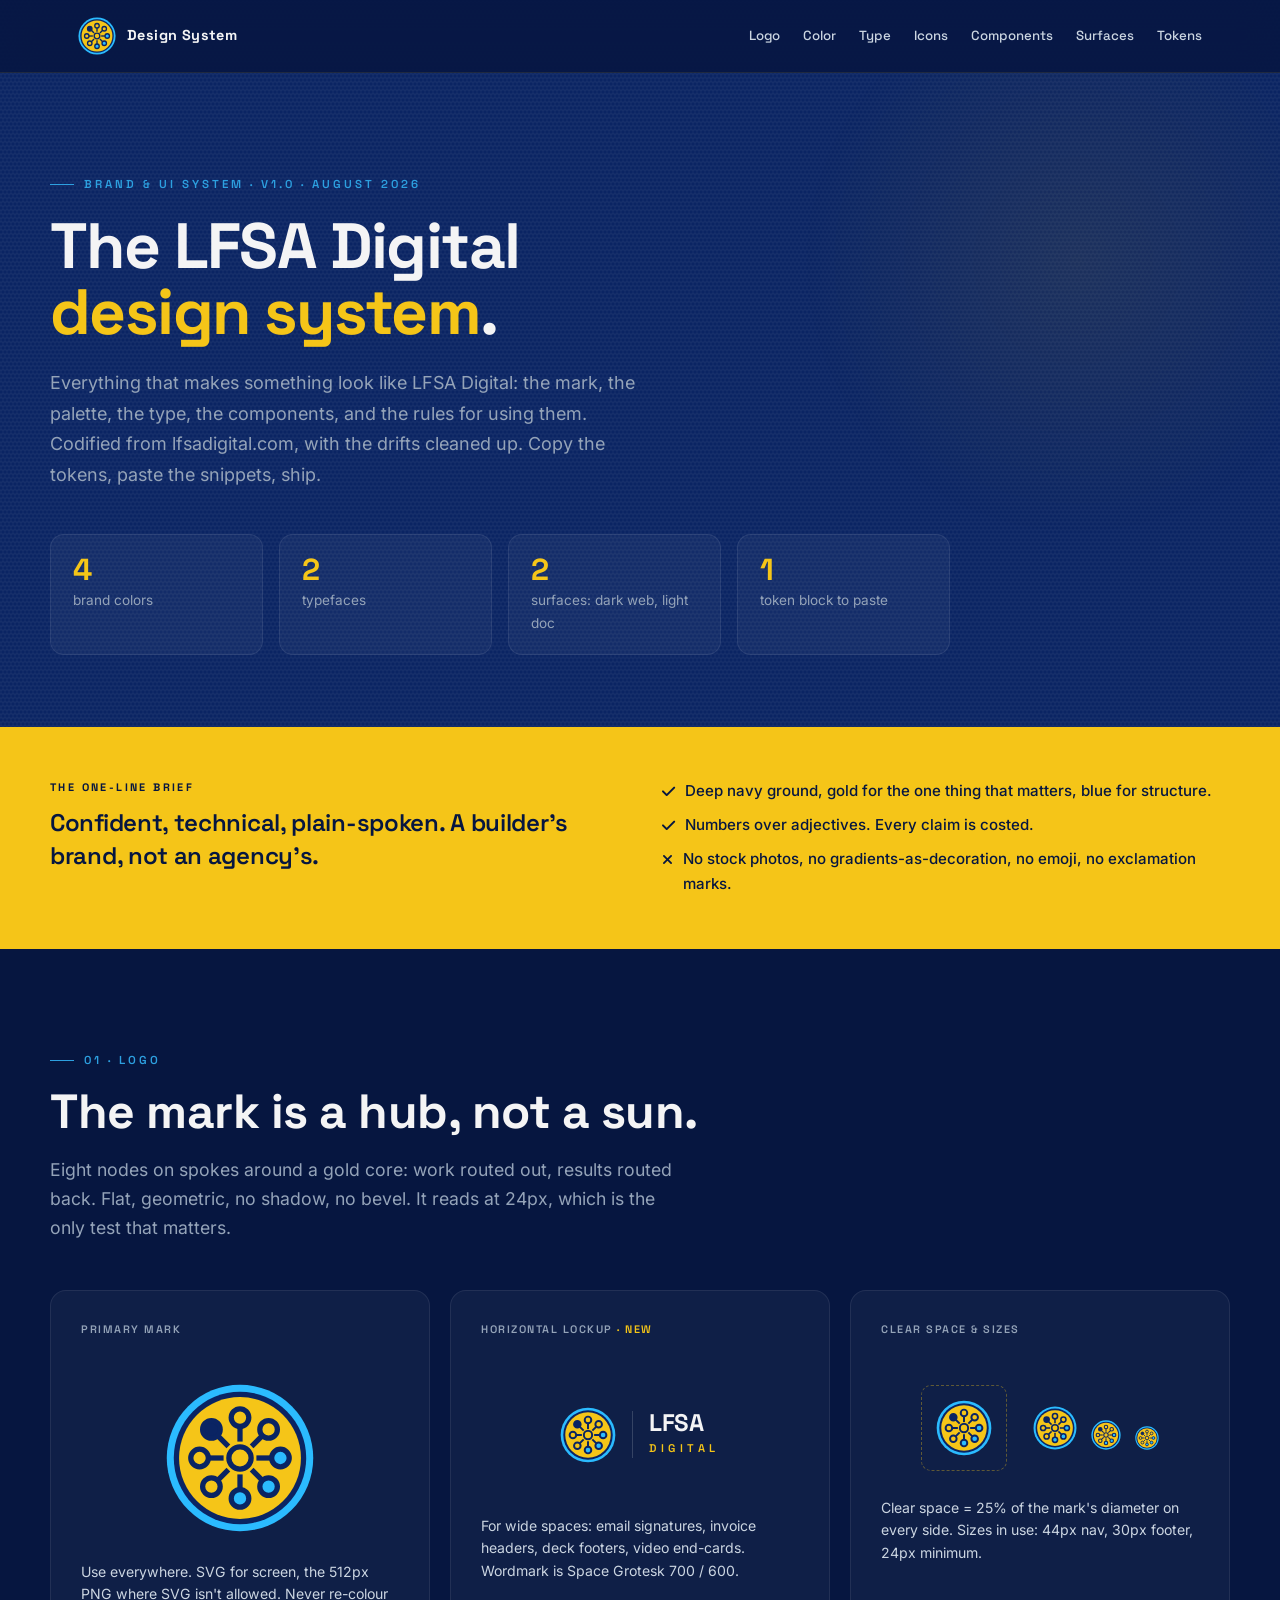
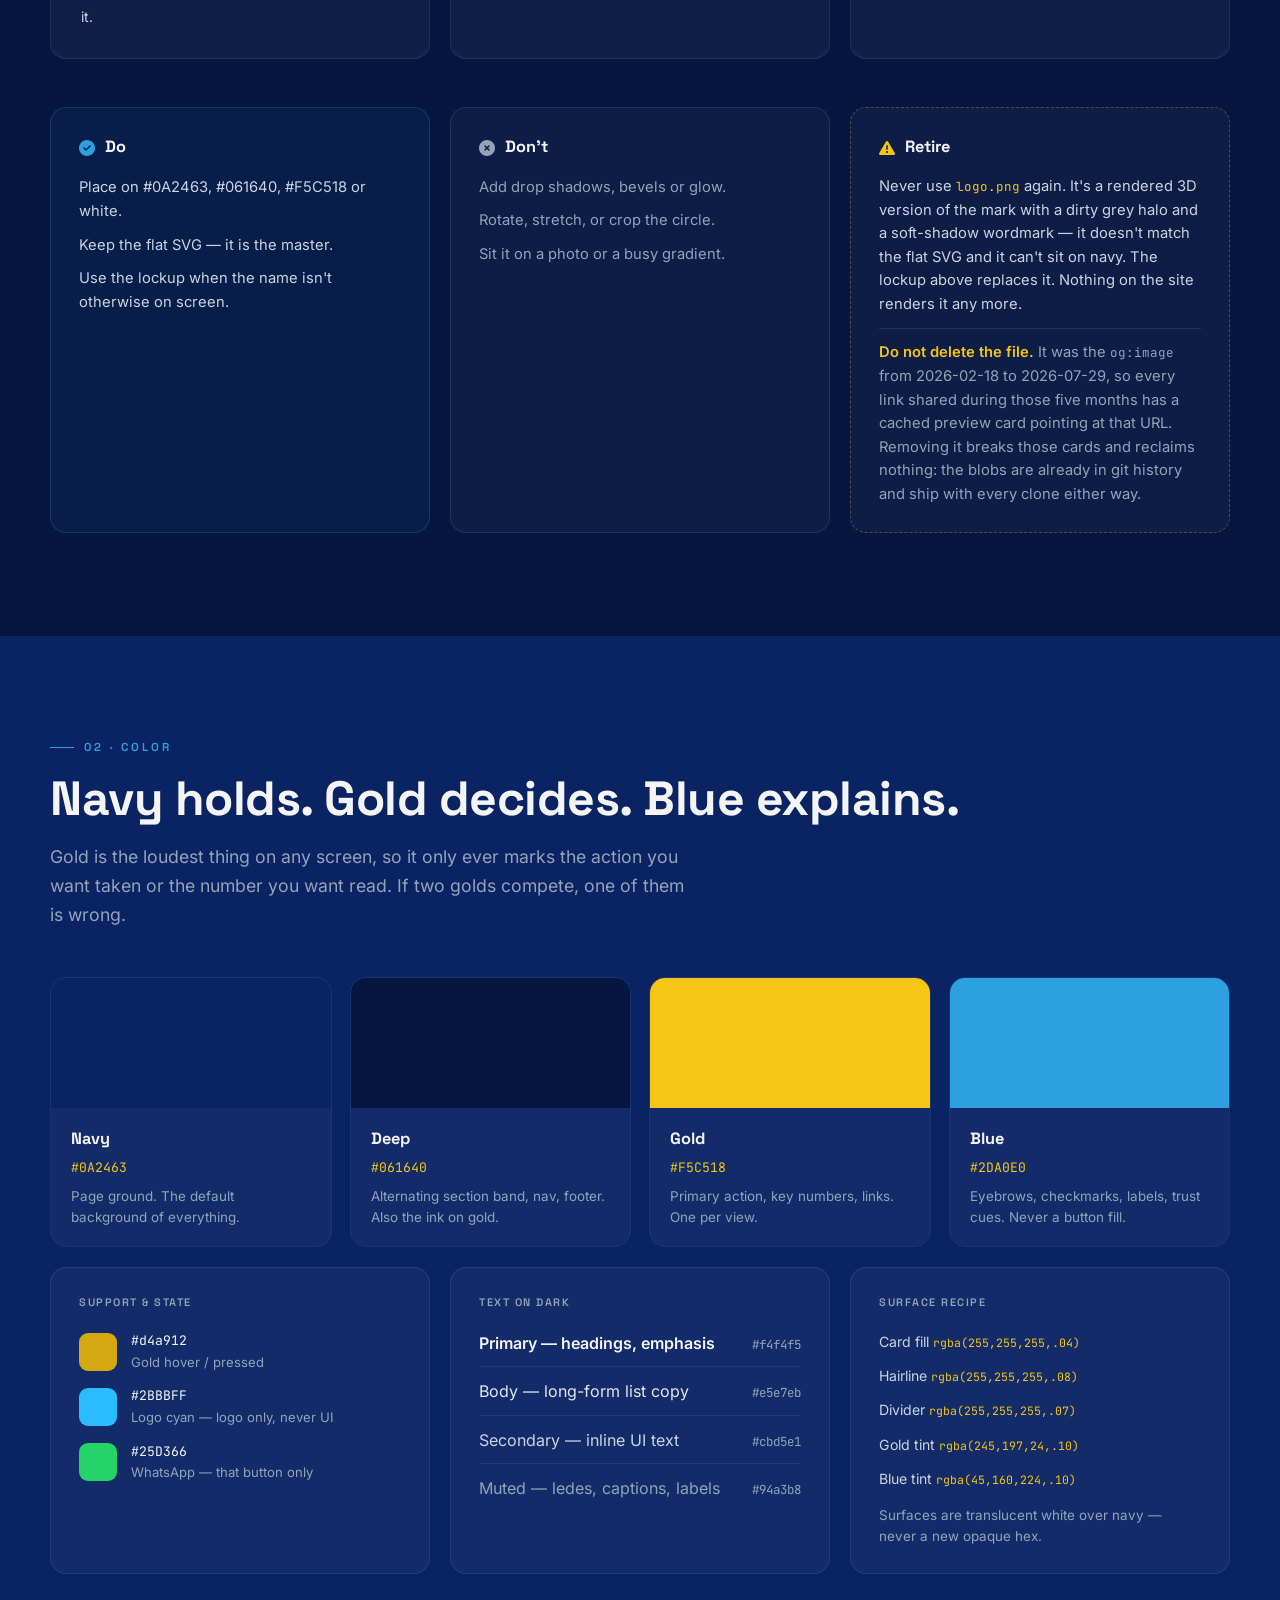
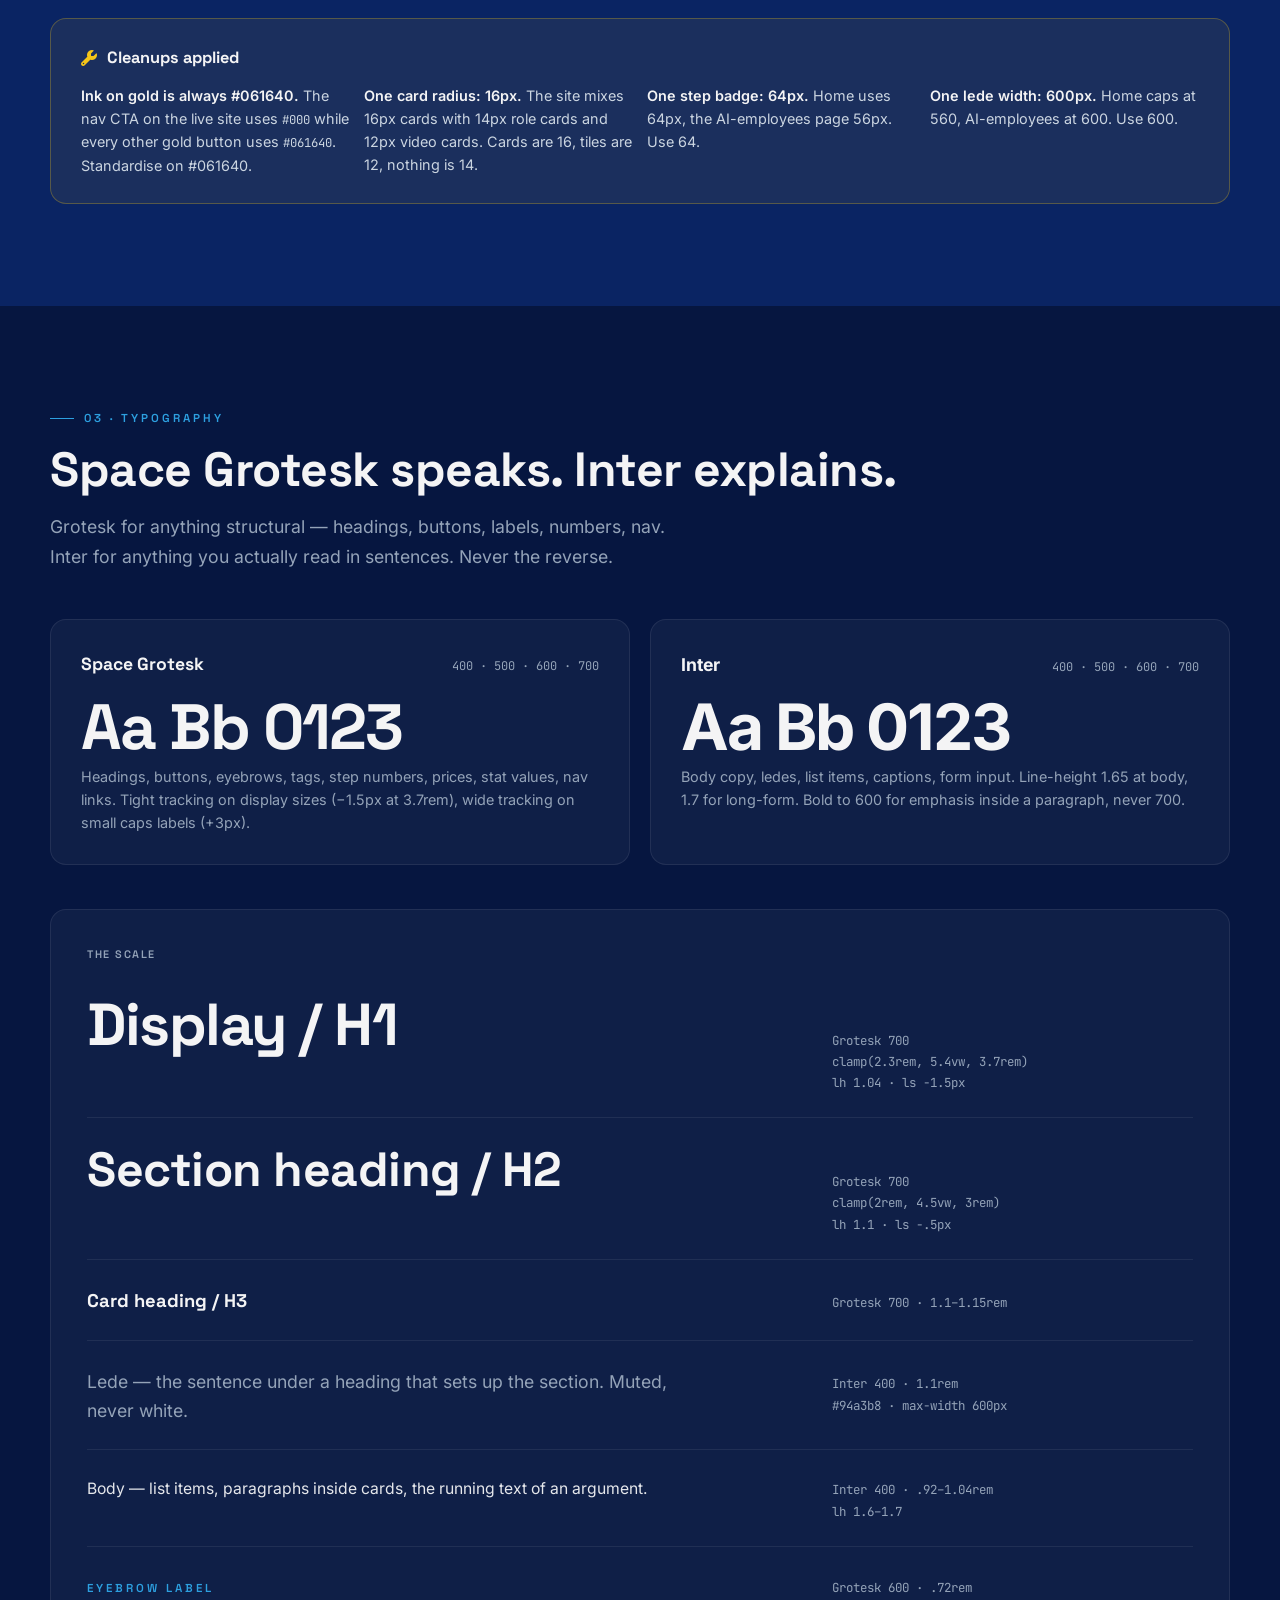
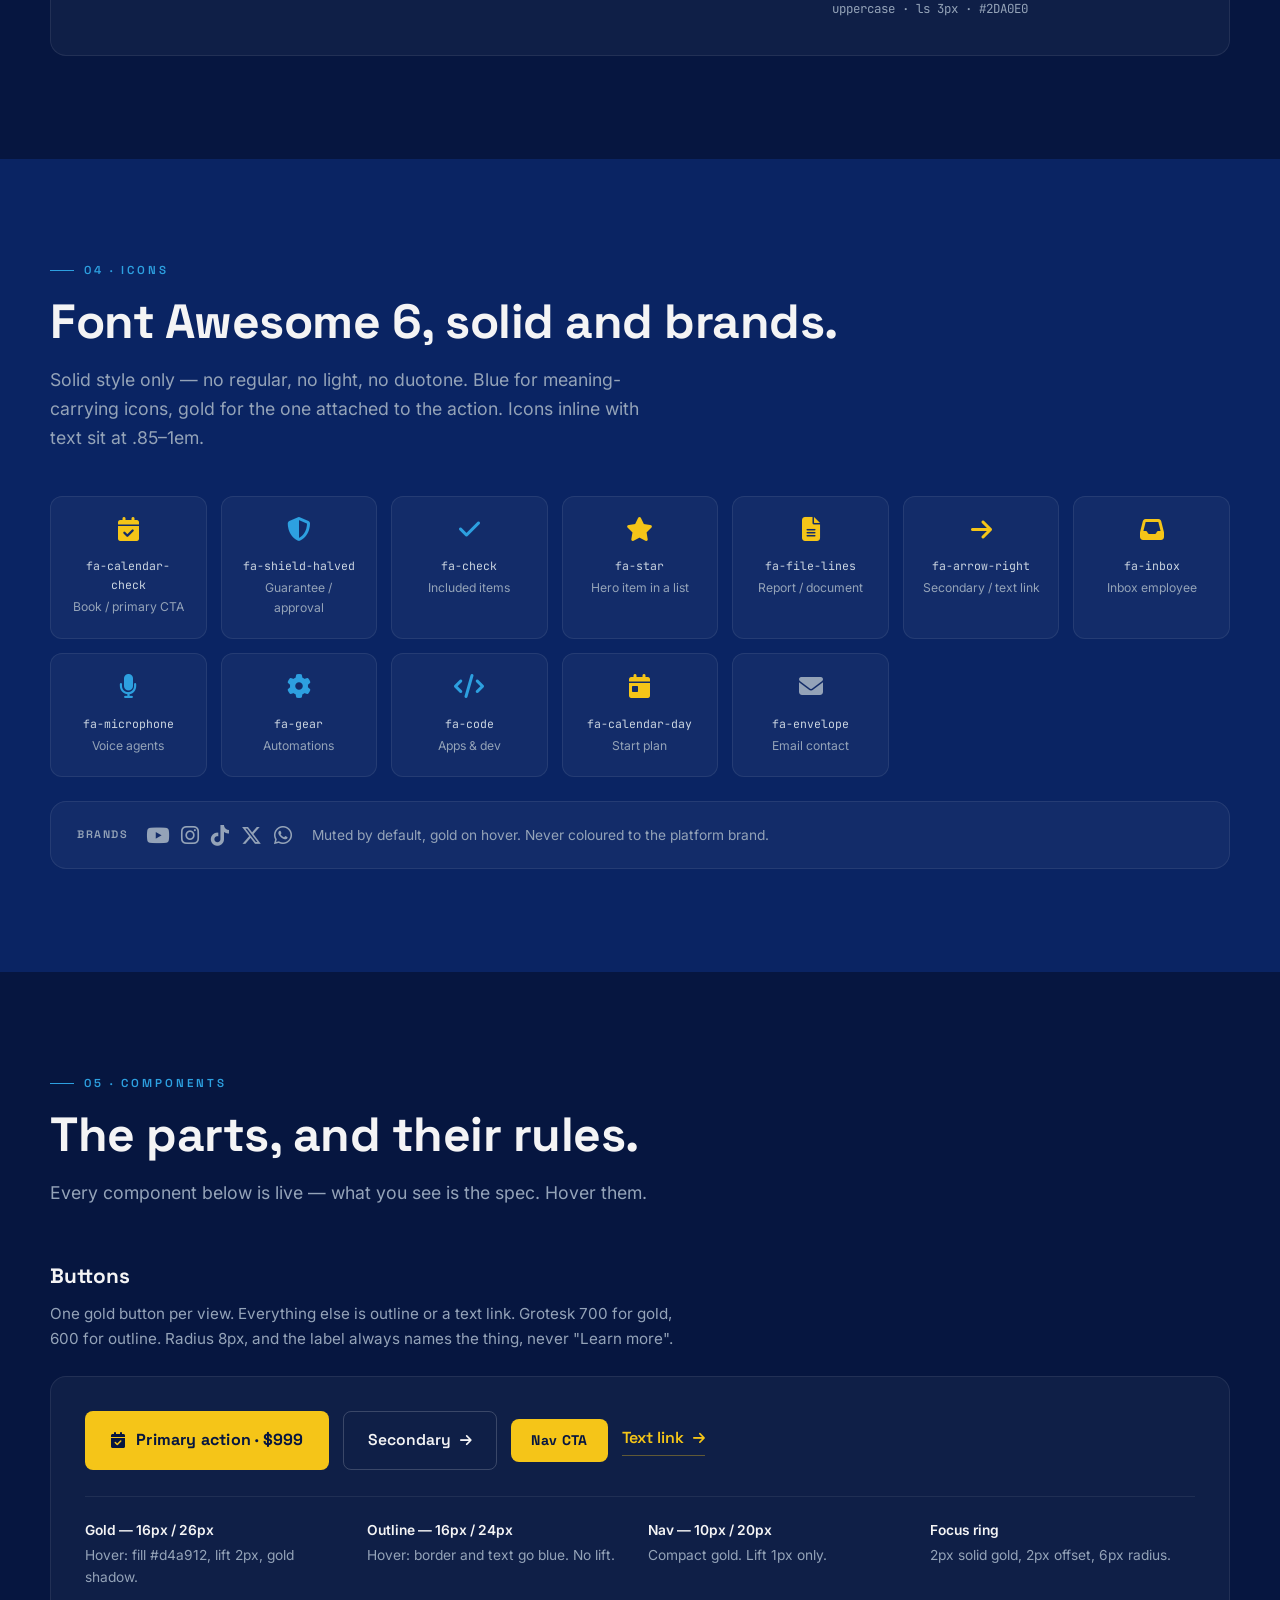
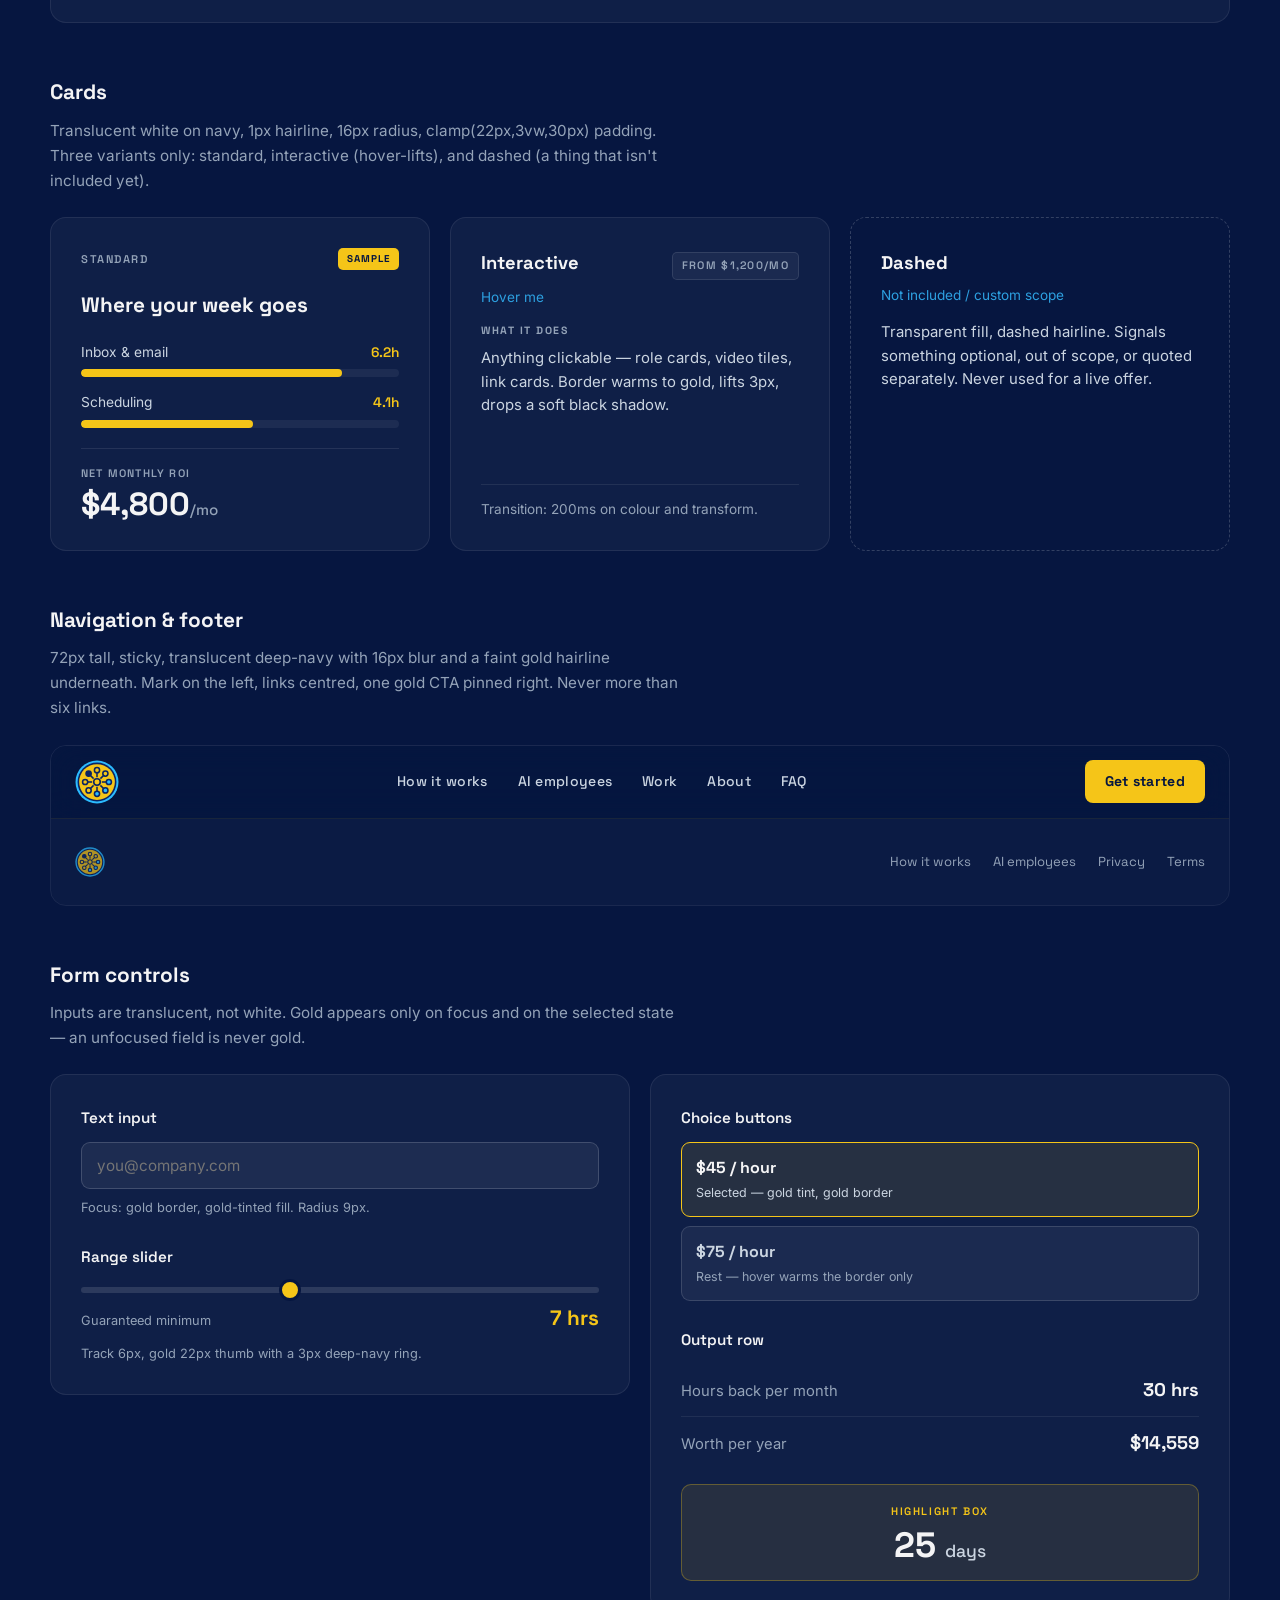
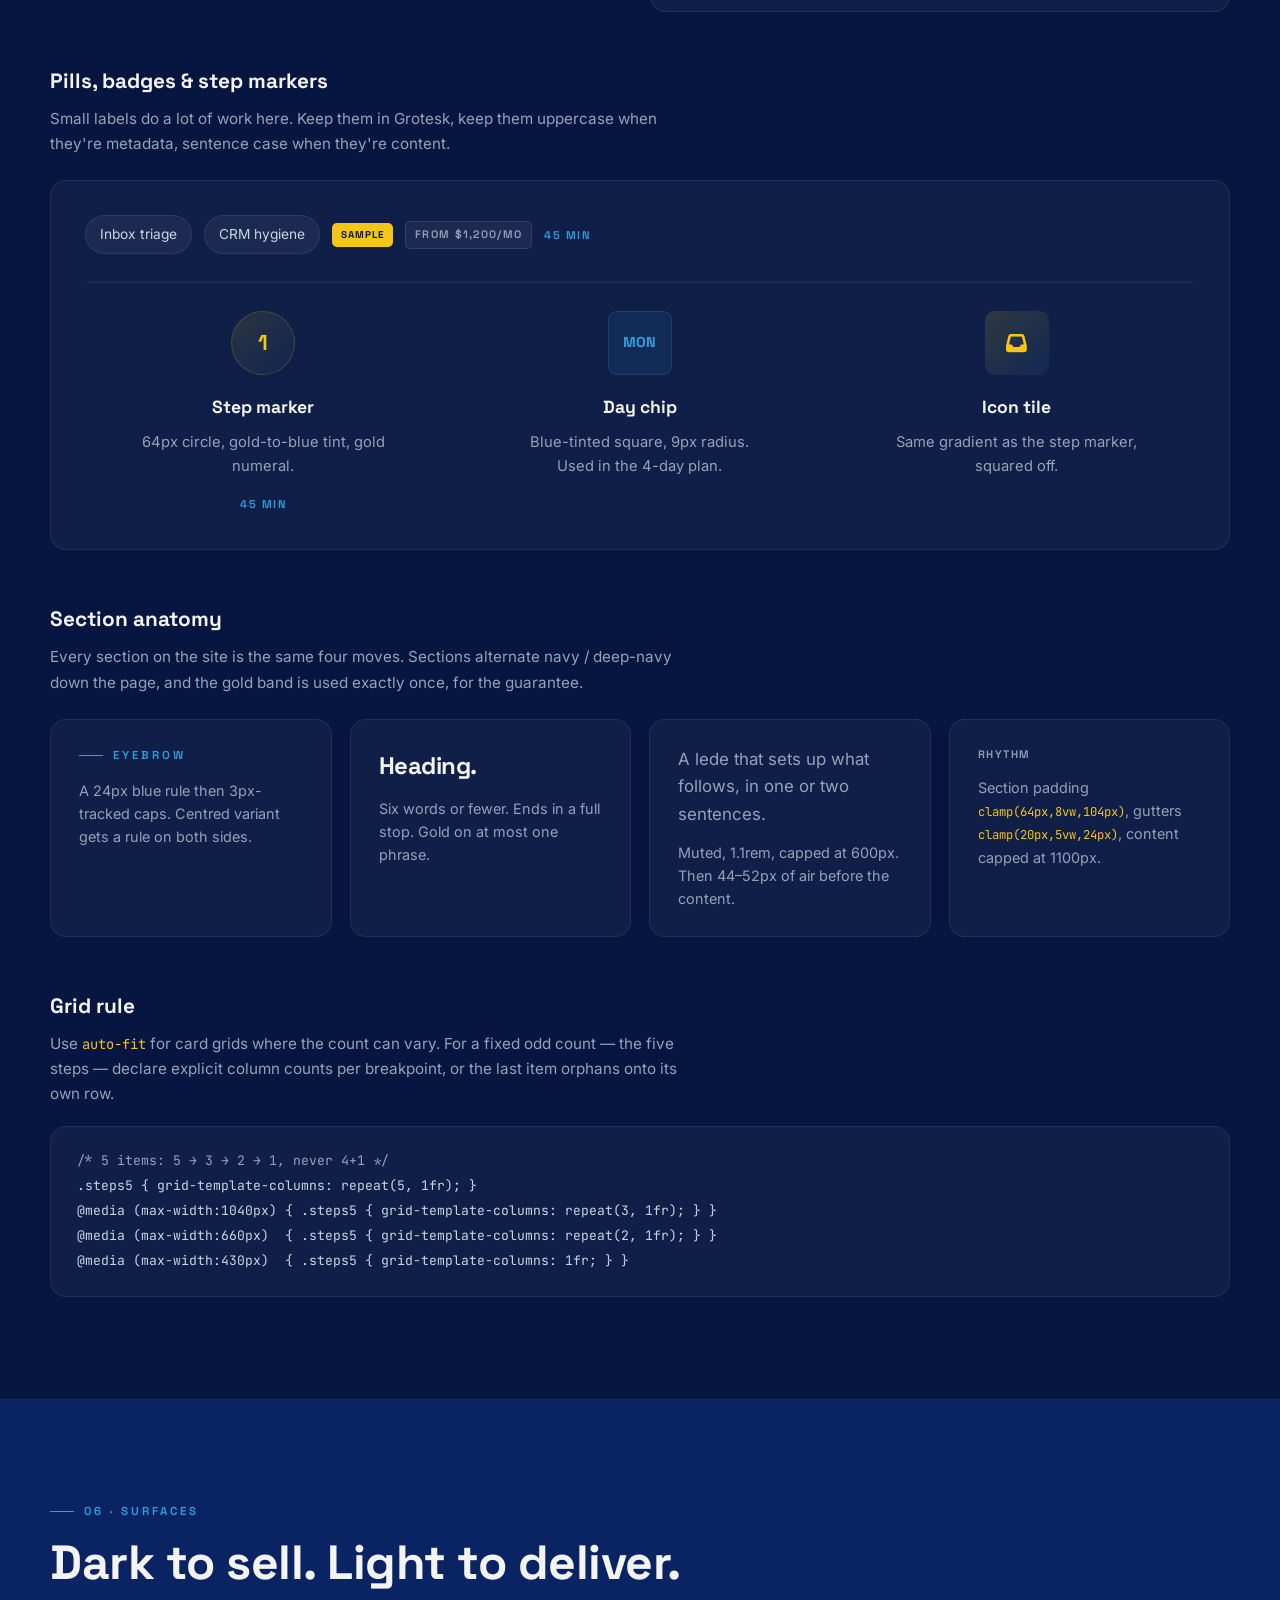
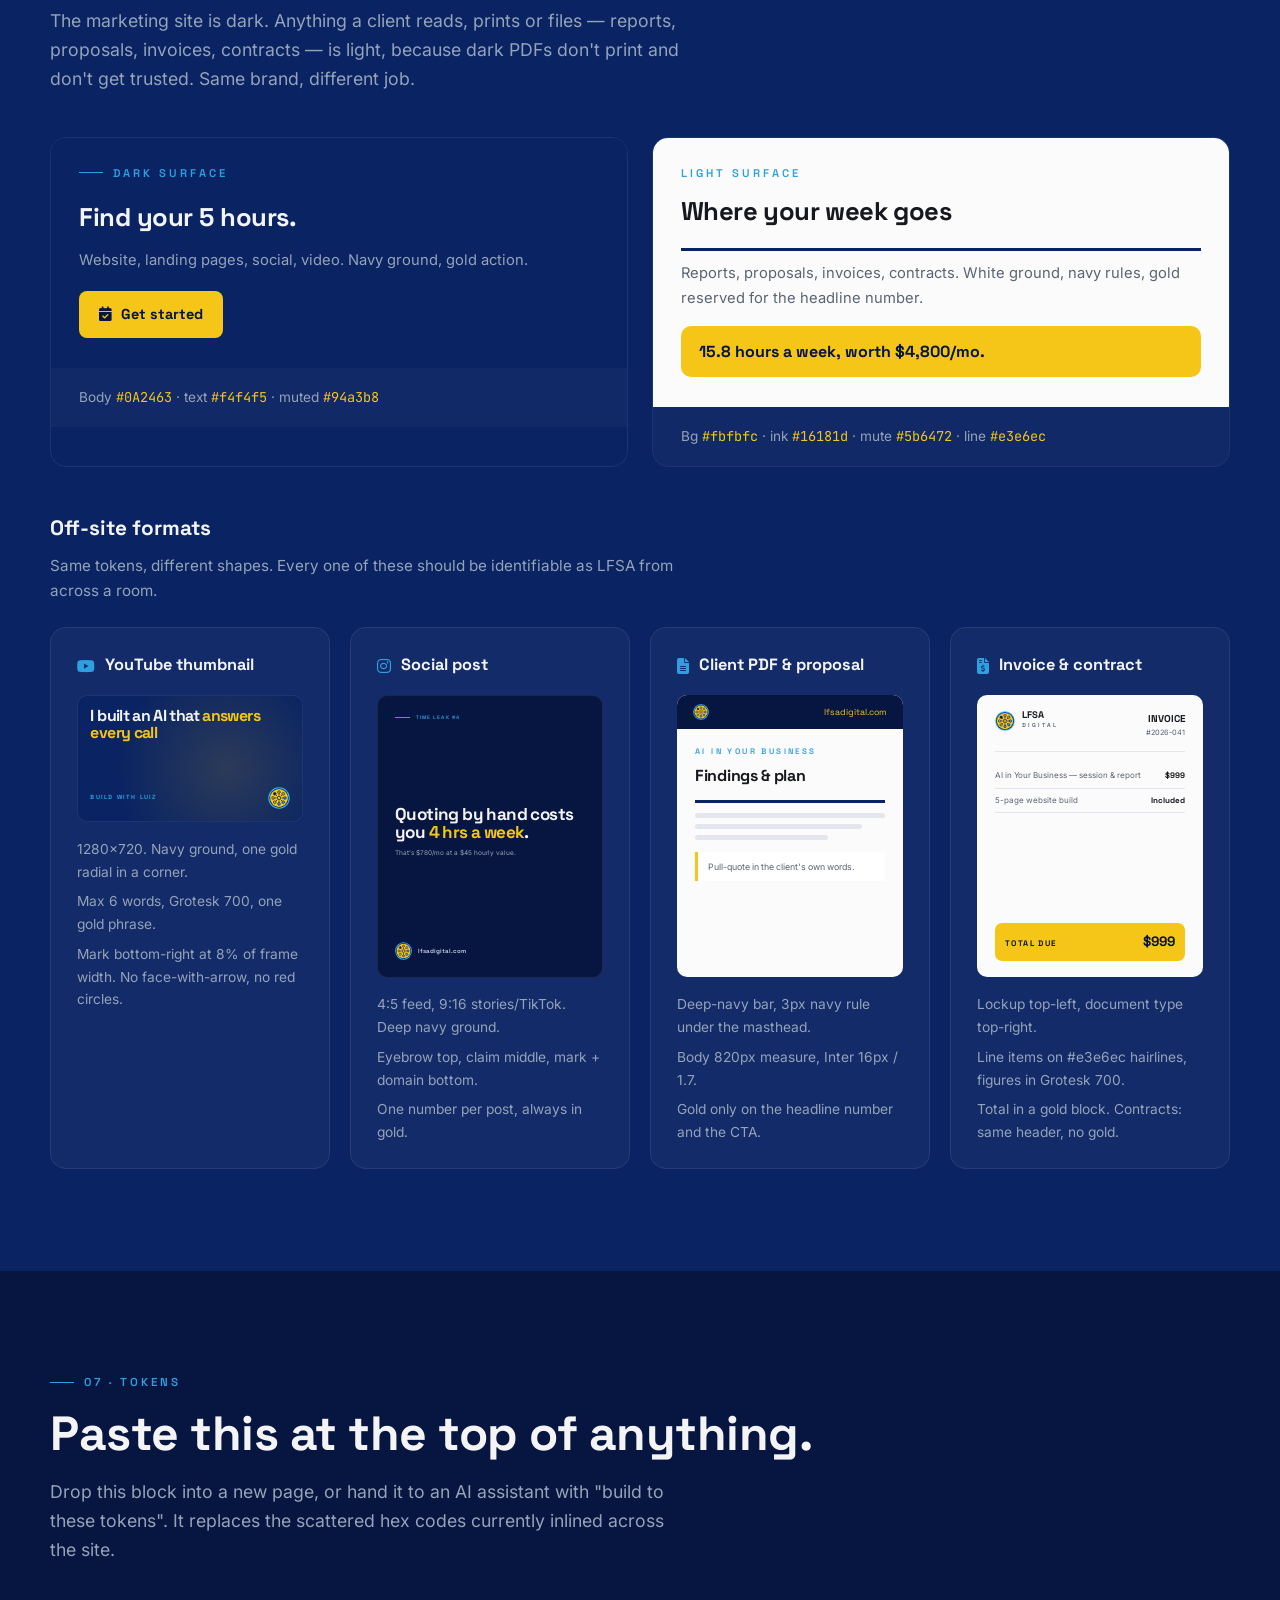
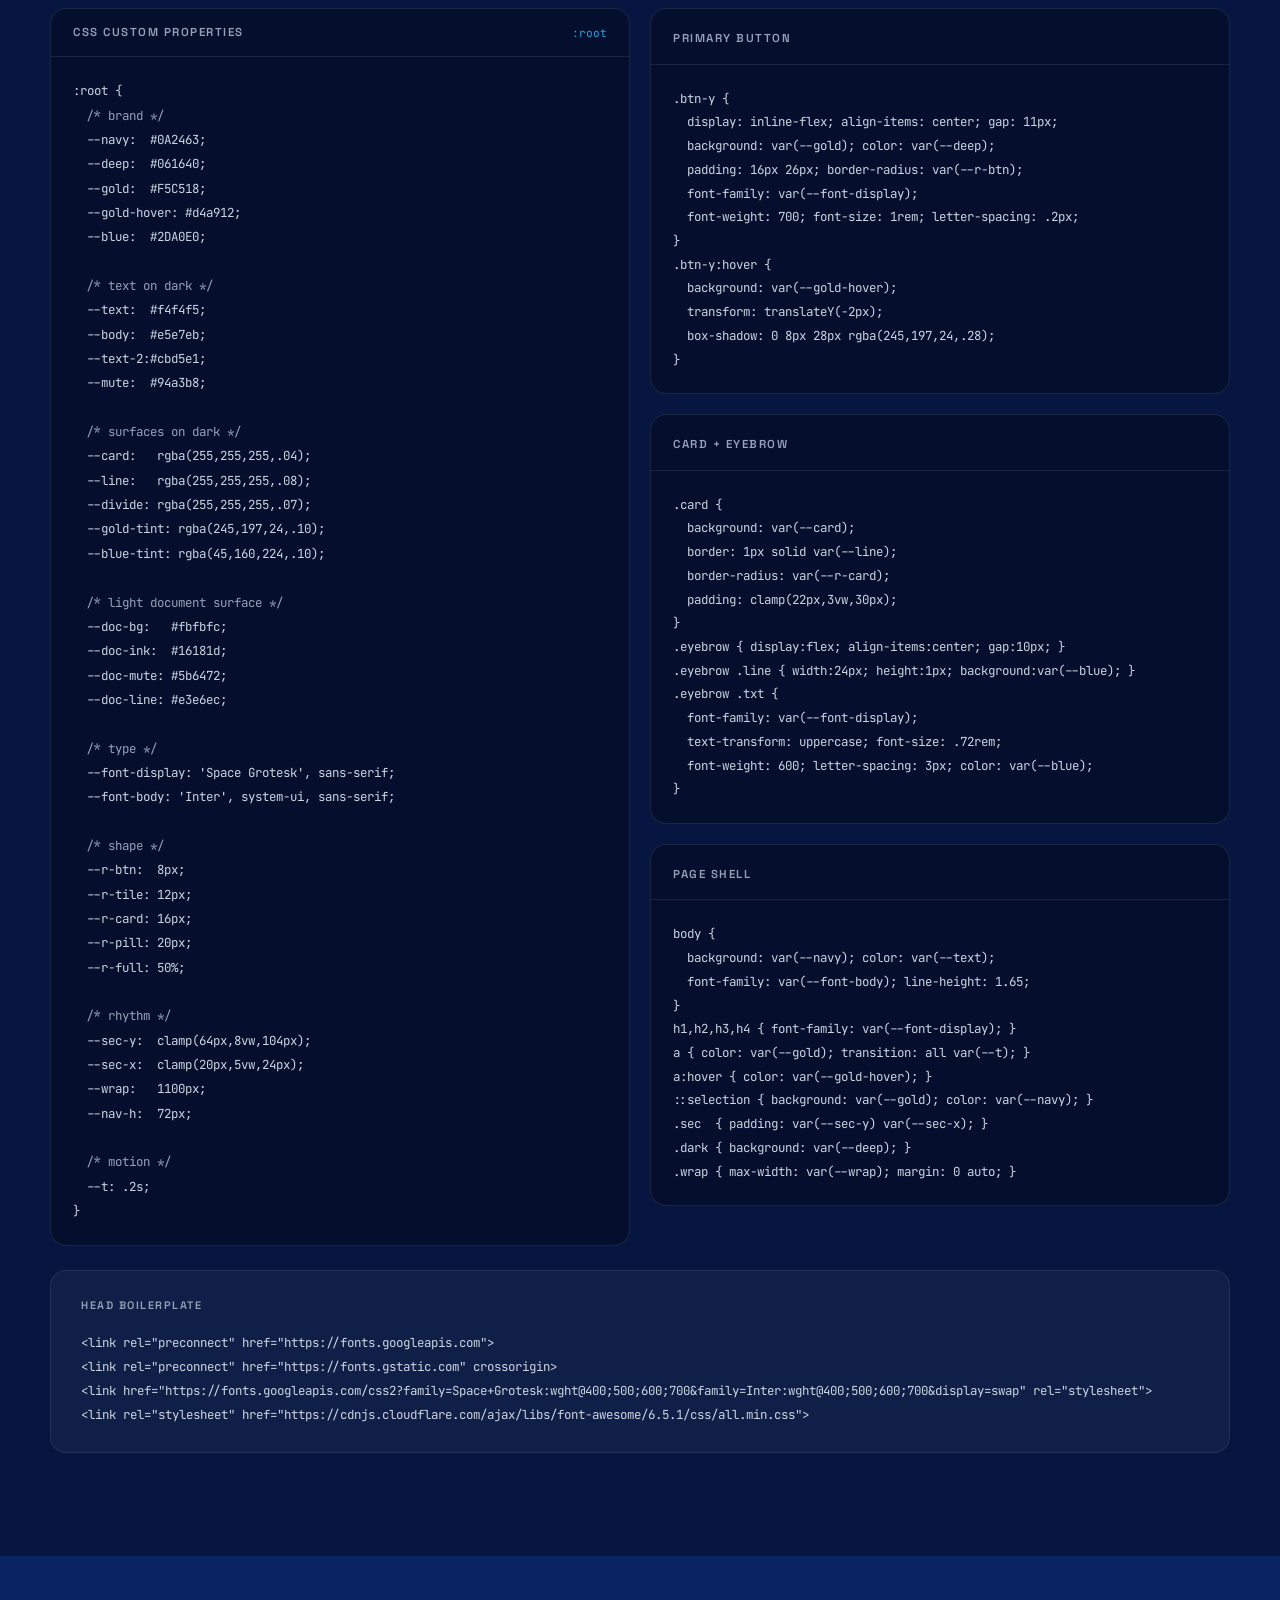
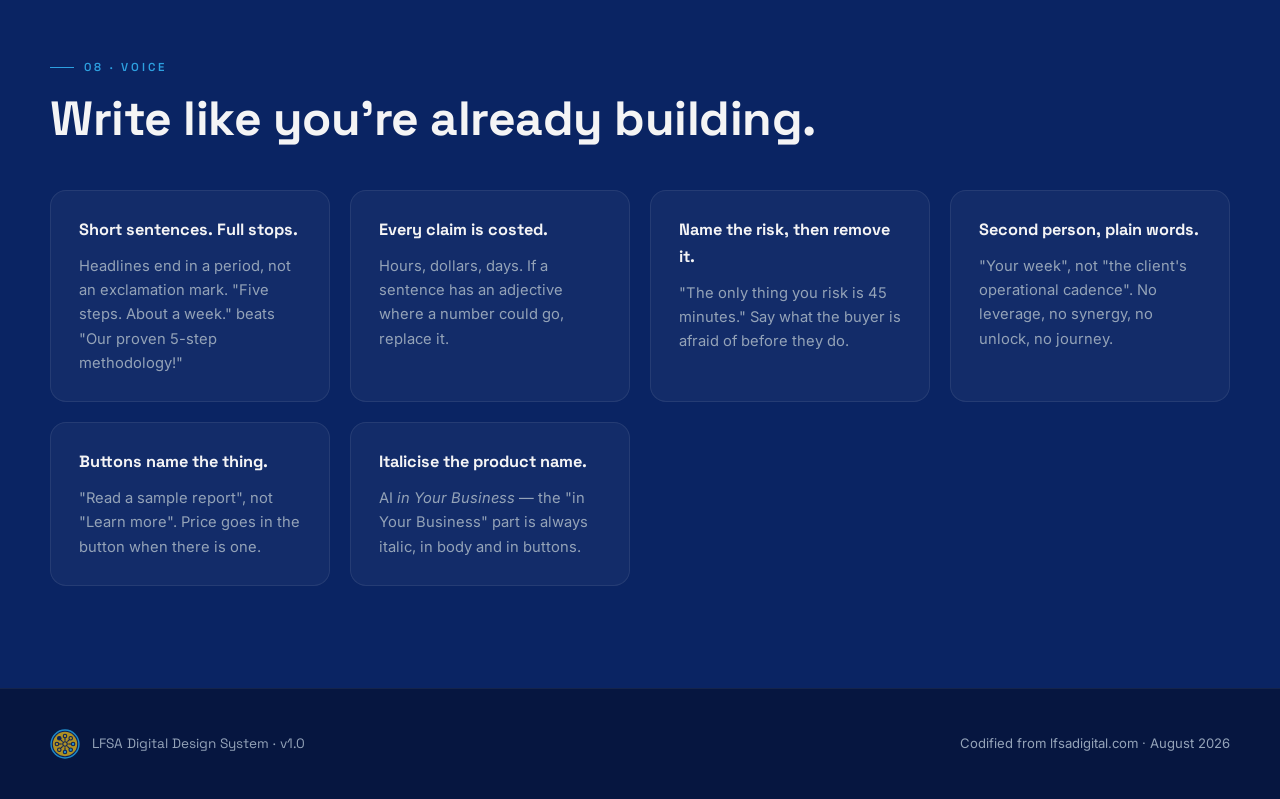
<file: design-system/index.html>
<!DOCTYPE html>
<html lang="en">
<head>
<meta charset="utf-8">
<meta name="viewport" content="width=device-width, initial-scale=1">
<title>LFSA Digital Design System · v1.0</title>
<meta name="description" content="Brand and UI system for LFSA Digital: the mark, the palette, the type, the components, and the rules for using them.">
<meta name="robots" content="noindex, nofollow">
<link rel="icon" href="../logo-mark.svg" type="image/svg+xml">
<link rel="preconnect" href="https://fonts.googleapis.com">
<link rel="preconnect" href="https://fonts.gstatic.com" crossorigin>
<link href="https://fonts.googleapis.com/css2?family=Space+Grotesk:wght@400;500;600;700&family=Inter:wght@400;500;600;700&family=JetBrains+Mono:wght@400;500&display=swap" rel="stylesheet">
<link rel="stylesheet" href="https://cdnjs.cloudflare.com/ajax/libs/font-awesome/6.5.1/css/all.min.css">
<link rel="stylesheet" href="../tokens.css">
</head>
<body>
<div style="position:relative;min-height:100vh">

<div style="position:fixed;inset:0;z-index:0;pointer-events:none;opacity:.12;background-image:url(&quot;data:image/svg+xml,%3Csvg xmlns='http://www.w3.org/2000/svg' viewBox='0 0 512 512' width='512' height='512'%3E%3Cpath d='M0,128h512 M0,384h512 M320,128v256 M192,128V0 M448,128V0 M192,384v128 M448,384v128 M64,128v256' vector-effect='non-scaling-stroke' fill='none' stroke='rgba(255,255,255,0.5)' stroke-width='1px'/%3E%3C/svg%3E&quot;);background-size:8px;background-repeat:repeat"></div>

<div style="position:relative;z-index:1">

<nav style="position:sticky;top:0;z-index:100;background:rgba(6,22,64,.86);backdrop-filter:blur(16px);-webkit-backdrop-filter:blur(16px);border-bottom:1px solid rgba(245,197,24,.1)">
  <div style="max-width:1180px;margin:0 auto;padding:0 clamp(16px,4vw,28px);height:72px;display:flex;align-items:center;gap:18px">
    <a href="#top" style="flex-shrink:0;display:flex;align-items:center;gap:11px">
      <img src="../logo-mark.svg" alt="LFSA Digital" width="38" height="38" style="width:38px;height:38px">
      <span style="font-family:'Space Grotesk',sans-serif;font-weight:700;font-size:.9rem;letter-spacing:.4px;color:#f4f4f5">Design System</span>
    </a>
    <div style="flex:1;display:flex;justify-content:flex-end;align-items:center;gap:clamp(12px,1.8vw,24px);overflow-x:auto">
      <a href="#logo" class="nav-link" style="font-family:'Space Grotesk',sans-serif;font-size:.83rem;font-weight:500;white-space:nowrap">Logo</a>
      <a href="#color" class="nav-link" style="font-family:'Space Grotesk',sans-serif;font-size:.83rem;font-weight:500;white-space:nowrap">Color</a>
      <a href="#type" class="nav-link" style="font-family:'Space Grotesk',sans-serif;font-size:.83rem;font-weight:500;white-space:nowrap">Type</a>
      <a href="#icons" class="nav-link" style="font-family:'Space Grotesk',sans-serif;font-size:.83rem;font-weight:500;white-space:nowrap">Icons</a>
      <a href="#components" class="nav-link" style="font-family:'Space Grotesk',sans-serif;font-size:.83rem;font-weight:500;white-space:nowrap">Components</a>
      <a href="#surfaces" class="nav-link" style="font-family:'Space Grotesk',sans-serif;font-size:.83rem;font-weight:500;white-space:nowrap">Surfaces</a>
      <a href="#tokens" class="nav-link" style="font-family:'Space Grotesk',sans-serif;font-size:.83rem;font-weight:500;white-space:nowrap">Tokens</a>
    </div>
  </div>
</nav>

<section id="top" style="padding:clamp(64px,8vw,110px) clamp(20px,5vw,28px) clamp(48px,6vw,72px);position:relative;overflow:hidden">
  <div style="position:absolute;top:-14%;right:-6%;width:560px;height:560px;background:radial-gradient(circle,rgba(245,197,24,.08) 0%,transparent 70%);pointer-events:none"></div>
  <div style="max-width:1180px;margin:0 auto;position:relative">
    <div style="display:flex;align-items:center;gap:10px;margin-bottom:20px">
      <span style="width:24px;height:1px;background:#2DA0E0"></span>
      <span style="font-family:'Space Grotesk',sans-serif;text-transform:uppercase;font-size:.72rem;font-weight:600;letter-spacing:3px;color:#2DA0E0">Brand &amp; UI system · v1.0 · August 2026</span>
    </div>
    <h1 style="font-family:'Space Grotesk',sans-serif;font-size:clamp(2.4rem,5.6vw,4rem);font-weight:700;line-height:1.03;letter-spacing:-1.6px;margin-bottom:22px;max-width:16ch">The LFSA Digital <span style="color:#F5C518">design system</span>.</h1>
    <p style="color:#94a3b8;font-size:clamp(1.02rem,1.4vw,1.18rem);line-height:1.7;max-width:600px;text-wrap:pretty">Everything that makes something look like LFSA Digital: the mark, the palette, the type, the components, and the rules for using them. Codified from lfsadigital.com, with the drifts cleaned up. Copy the tokens, paste the snippets, ship.</p>
    <div style="display:grid;grid-template-columns:repeat(auto-fit,minmax(min(100%,190px),1fr));gap:16px;margin-top:44px;max-width:900px">
      <div style="background:rgba(255,255,255,.04);border:1px solid rgba(255,255,255,.08);border-radius:14px;padding:20px 22px">
        <div style="font-family:'Space Grotesk',sans-serif;font-size:1.9rem;font-weight:700;color:#F5C518;line-height:1">4</div>
        <div style="font-size:.85rem;color:#94a3b8;margin-top:4px">brand colors</div>
      </div>
      <div style="background:rgba(255,255,255,.04);border:1px solid rgba(255,255,255,.08);border-radius:14px;padding:20px 22px">
        <div style="font-family:'Space Grotesk',sans-serif;font-size:1.9rem;font-weight:700;color:#F5C518;line-height:1">2</div>
        <div style="font-size:.85rem;color:#94a3b8;margin-top:4px">typefaces</div>
      </div>
      <div style="background:rgba(255,255,255,.04);border:1px solid rgba(255,255,255,.08);border-radius:14px;padding:20px 22px">
        <div style="font-family:'Space Grotesk',sans-serif;font-size:1.9rem;font-weight:700;color:#F5C518;line-height:1">2</div>
        <div style="font-size:.85rem;color:#94a3b8;margin-top:4px">surfaces: dark web, light doc</div>
      </div>
      <div style="background:rgba(255,255,255,.04);border:1px solid rgba(255,255,255,.08);border-radius:14px;padding:20px 22px">
        <div style="font-family:'Space Grotesk',sans-serif;font-size:1.9rem;font-weight:700;color:#F5C518;line-height:1">1</div>
        <div style="font-size:.85rem;color:#94a3b8;margin-top:4px">token block to paste</div>
      </div>
    </div>
  </div>
</section>

<section style="background:#F5C518;color:#061640;padding:clamp(36px,5vw,52px) clamp(20px,5vw,28px)">
  <div style="max-width:1180px;margin:0 auto;display:grid;grid-template-columns:repeat(auto-fit,minmax(min(100%,240px),1fr));gap:clamp(24px,4vw,44px)">
    <div>
      <div style="font-family:'Space Grotesk',sans-serif;text-transform:uppercase;font-size:.68rem;font-weight:700;letter-spacing:2.4px;margin-bottom:10px">The one-line brief</div>
      <p style="font-size:clamp(1.1rem,2vw,1.5rem);font-weight:600;line-height:1.35;font-family:'Space Grotesk',sans-serif;letter-spacing:-.3px">Confident, technical, plain-spoken. A builder's brand, not an agency's.</p>
    </div>
    <div style="display:flex;flex-direction:column;gap:9px;font-size:.94rem;font-weight:500">
      <div style="display:flex;gap:10px;align-items:flex-start"><i class="fa-solid fa-check" style="margin-top:5px"></i><span>Deep navy ground, gold for the one thing that matters, blue for structure.</span></div>
      <div style="display:flex;gap:10px;align-items:flex-start"><i class="fa-solid fa-check" style="margin-top:5px"></i><span>Numbers over adjectives. Every claim is costed.</span></div>
      <div style="display:flex;gap:10px;align-items:flex-start"><i class="fa-solid fa-xmark" style="margin-top:5px"></i><span>No stock photos, no gradients-as-decoration, no emoji, no exclamation marks.</span></div>
    </div>
  </div>
</section>

<section id="logo" style="padding:clamp(64px,8vw,104px) clamp(20px,5vw,28px);background:#061640">
  <div style="max-width:1180px;margin:0 auto">
    <div style="display:flex;align-items:center;gap:10px;margin-bottom:16px"><span style="width:24px;height:1px;background:#2DA0E0"></span><span style="font-family:'Space Grotesk',sans-serif;text-transform:uppercase;font-size:.72rem;font-weight:600;letter-spacing:3px;color:#2DA0E0">01 · Logo</span></div>
    <h2 style="font-family:'Space Grotesk',sans-serif;font-size:clamp(2rem,4.5vw,3rem);font-weight:700;line-height:1.1;letter-spacing:-.5px;margin-bottom:16px">The mark is a hub, not a sun.</h2>
    <p style="color:#94a3b8;font-size:1.1rem;max-width:640px;margin-bottom:48px;text-wrap:pretty">Eight nodes on spokes around a gold core: work routed out, results routed back. Flat, geometric, no shadow, no bevel. It reads at 24px, which is the only test that matters.</p>

    <div style="display:grid;grid-template-columns:repeat(auto-fit,minmax(min(100%,300px),1fr));gap:20px;margin-bottom:48px">
      <div style="background:rgba(255,255,255,.04);border:1px solid rgba(255,255,255,.08);border-radius:16px;padding:30px">
        <div style="font-family:'Space Grotesk',sans-serif;font-size:.68rem;font-weight:600;letter-spacing:1.5px;text-transform:uppercase;color:#94a3b8;margin-bottom:24px">Primary mark</div>
        <div style="display:flex;justify-content:center;padding:20px 0 28px"><img src="../logo-mark.svg" alt="LFSA Digital mark" style="width:150px;height:150px"></div>
        <div style="font-size:.88rem;color:#cbd5e1;line-height:1.6">Use everywhere. SVG for screen, the 512px PNG where SVG isn't allowed. Never re-colour it.</div>
      </div>
      <div style="background:rgba(255,255,255,.04);border:1px solid rgba(255,255,255,.08);border-radius:16px;padding:30px">
        <div style="font-family:'Space Grotesk',sans-serif;font-size:.68rem;font-weight:600;letter-spacing:1.5px;text-transform:uppercase;color:#94a3b8;margin-bottom:24px">Horizontal lockup <span style="color:#F5C518">· new</span></div>
        <div style="display:flex;align-items:center;justify-content:center;gap:16px;padding:44px 0 52px">
          <img src="../logo-mark.svg" alt="" style="width:56px;height:56px">
          <div style="border-left:1px solid rgba(255,255,255,.16);padding-left:16px">
            <div style="font-family:'Space Grotesk',sans-serif;font-weight:700;font-size:1.5rem;letter-spacing:-.5px;line-height:1;color:#f4f4f5">LFSA</div>
            <div style="font-family:'Space Grotesk',sans-serif;font-weight:600;font-size:.7rem;letter-spacing:4.5px;color:#F5C518;margin-top:4px">DIGITAL</div>
          </div>
        </div>
        <div style="font-size:.88rem;color:#cbd5e1;line-height:1.6">For wide spaces: email signatures, invoice headers, deck footers, video end-cards. Wordmark is Space Grotesk 700 / 600.</div>
      </div>
      <div style="background:rgba(255,255,255,.04);border:1px solid rgba(255,255,255,.08);border-radius:16px;padding:30px">
        <div style="font-family:'Space Grotesk',sans-serif;font-size:.68rem;font-weight:600;letter-spacing:1.5px;text-transform:uppercase;color:#94a3b8;margin-bottom:24px">Clear space &amp; sizes</div>
        <div style="display:flex;align-items:center;justify-content:center;gap:26px;padding:22px 0 26px">
          <div style="padding:14px;border:1px dashed rgba(245,197,24,.35);border-radius:10px"><img src="../logo-mark.svg" alt="" style="width:56px;height:56px"></div>
          <div style="display:flex;align-items:flex-end;gap:14px">
            <img src="../logo-mark.svg" alt="" style="width:44px;height:44px">
            <img src="../logo-mark.svg" alt="" style="width:30px;height:30px">
            <img src="../logo-mark.svg" alt="" style="width:24px;height:24px">
          </div>
        </div>
        <div style="font-size:.88rem;color:#cbd5e1;line-height:1.6">Clear space = 25% of the mark's diameter on every side. Sizes in use: 44px nav, 30px footer, 24px minimum.</div>
      </div>
    </div>

    <div style="display:grid;grid-template-columns:repeat(auto-fit,minmax(min(100%,300px),1fr));gap:20px">
      <div style="background:rgba(45,160,224,.06);border:1px solid rgba(45,160,224,.22);border-radius:16px;padding:26px 28px">
        <div style="display:flex;align-items:center;gap:10px;margin-bottom:14px"><i class="fa-solid fa-circle-check" style="color:#2DA0E0"></i><span style="font-family:'Space Grotesk',sans-serif;font-weight:700;font-size:1.02rem">Do</span></div>
        <ul style="list-style:none;display:flex;flex-direction:column;gap:9px;font-size:.92rem;color:#cbd5e1">
          <li>Place on #0A2463, #061640, #F5C518 or white.</li>
          <li>Keep the flat SVG — it is the master.</li>
          <li>Use the lockup when the name isn't otherwise on screen.</li>
        </ul>
      </div>
      <div style="background:rgba(255,255,255,.03);border:1px solid rgba(255,255,255,.09);border-radius:16px;padding:26px 28px">
        <div style="display:flex;align-items:center;gap:10px;margin-bottom:14px"><i class="fa-solid fa-circle-xmark" style="color:#94a3b8"></i><span style="font-family:'Space Grotesk',sans-serif;font-weight:700;font-size:1.02rem">Don't</span></div>
        <ul style="list-style:none;display:flex;flex-direction:column;gap:9px;font-size:.92rem;color:#94a3b8">
          <li>Add drop shadows, bevels or glow.</li>
          <li>Rotate, stretch, or crop the circle.</li>
          <li>Sit it on a photo or a busy gradient.</li>
        </ul>
      </div>
      <div style="background:rgba(255,255,255,.03);border:1px dashed rgba(245,197,24,.3);border-radius:16px;padding:26px 28px">
        <div style="display:flex;align-items:center;gap:10px;margin-bottom:14px"><i class="fa-solid fa-triangle-exclamation" style="color:#F5C518"></i><span style="font-family:'Space Grotesk',sans-serif;font-weight:700;font-size:1.02rem">Retire</span></div>
        <p style="font-size:.92rem;color:#cbd5e1;line-height:1.6">Never use <span style="font-family:'JetBrains Mono',monospace;font-size:.85em;color:#F5C518">logo.png</span> again. It's a rendered 3D version of the mark with a dirty grey halo and a soft-shadow wordmark — it doesn't match the flat SVG and it can't sit on navy. The lockup above replaces it. Nothing on the site renders it any more.</p>
        <p style="font-size:.92rem;color:#94a3b8;line-height:1.6;margin-top:12px;border-top:1px solid rgba(255,255,255,.09);padding-top:12px"><strong style="color:#F5C518;font-weight:600">Do not delete the file.</strong> It was the <span style="font-family:'JetBrains Mono',monospace;font-size:.85em">og:image</span> from 2026-02-18 to 2026-07-29, so every link shared during those five months has a cached preview card pointing at that URL. Removing it breaks those cards and reclaims nothing: the blobs are already in git history and ship with every clone either way.</p>
      </div>
    </div>
  </div>
</section>

<section id="color" style="padding:clamp(64px,8vw,104px) clamp(20px,5vw,28px)">
  <div style="max-width:1180px;margin:0 auto">
    <div style="display:flex;align-items:center;gap:10px;margin-bottom:16px"><span style="width:24px;height:1px;background:#2DA0E0"></span><span style="font-family:'Space Grotesk',sans-serif;text-transform:uppercase;font-size:.72rem;font-weight:600;letter-spacing:3px;color:#2DA0E0">02 · Color</span></div>
    <h2 style="font-family:'Space Grotesk',sans-serif;font-size:clamp(2rem,4.5vw,3rem);font-weight:700;line-height:1.1;letter-spacing:-.5px;margin-bottom:16px">Navy holds. Gold decides. Blue explains.</h2>
    <p style="color:#94a3b8;font-size:1.1rem;max-width:640px;margin-bottom:48px;text-wrap:pretty">Gold is the loudest thing on any screen, so it only ever marks the action you want taken or the number you want read. If two golds compete, one of them is wrong.</p>

    <div style="display:grid;grid-template-columns:repeat(auto-fit,minmax(min(100%,230px),1fr));gap:18px;margin-bottom:20px">
      <div style="border-radius:16px;overflow:hidden;border:1px solid rgba(255,255,255,.08)">
        <div style="background:#0A2463;height:130px"></div>
        <div style="padding:18px 20px;background:rgba(255,255,255,.04)">
          <div style="font-family:'Space Grotesk',sans-serif;font-weight:700;font-size:1.02rem">Navy</div>
          <div style="font-family:'JetBrains Mono',monospace;font-size:.82rem;color:#F5C518;margin:4px 0 8px">#0A2463</div>
          <div style="font-size:.84rem;color:#94a3b8;line-height:1.55">Page ground. The default background of everything.</div>
        </div>
      </div>
      <div style="border-radius:16px;overflow:hidden;border:1px solid rgba(255,255,255,.08)">
        <div style="background:#061640;height:130px"></div>
        <div style="padding:18px 20px;background:rgba(255,255,255,.04)">
          <div style="font-family:'Space Grotesk',sans-serif;font-weight:700;font-size:1.02rem">Deep</div>
          <div style="font-family:'JetBrains Mono',monospace;font-size:.82rem;color:#F5C518;margin:4px 0 8px">#061640</div>
          <div style="font-size:.84rem;color:#94a3b8;line-height:1.55">Alternating section band, nav, footer. Also the ink on gold.</div>
        </div>
      </div>
      <div style="border-radius:16px;overflow:hidden;border:1px solid rgba(255,255,255,.08)">
        <div style="background:#F5C518;height:130px"></div>
        <div style="padding:18px 20px;background:rgba(255,255,255,.04)">
          <div style="font-family:'Space Grotesk',sans-serif;font-weight:700;font-size:1.02rem">Gold</div>
          <div style="font-family:'JetBrains Mono',monospace;font-size:.82rem;color:#F5C518;margin:4px 0 8px">#F5C518</div>
          <div style="font-size:.84rem;color:#94a3b8;line-height:1.55">Primary action, key numbers, links. One per view.</div>
        </div>
      </div>
      <div style="border-radius:16px;overflow:hidden;border:1px solid rgba(255,255,255,.08)">
        <div style="background:#2DA0E0;height:130px"></div>
        <div style="padding:18px 20px;background:rgba(255,255,255,.04)">
          <div style="font-family:'Space Grotesk',sans-serif;font-weight:700;font-size:1.02rem">Blue</div>
          <div style="font-family:'JetBrains Mono',monospace;font-size:.82rem;color:#F5C518;margin:4px 0 8px">#2DA0E0</div>
          <div style="font-size:.84rem;color:#94a3b8;line-height:1.55">Eyebrows, checkmarks, labels, trust cues. Never a button fill.</div>
        </div>
      </div>
    </div>

    <div style="display:grid;grid-template-columns:repeat(auto-fit,minmax(min(100%,300px),1fr));gap:20px;margin-bottom:44px">
      <div style="background:rgba(255,255,255,.04);border:1px solid rgba(255,255,255,.08);border-radius:16px;padding:26px 28px">
        <div style="font-family:'Space Grotesk',sans-serif;font-size:.68rem;font-weight:600;letter-spacing:1.5px;text-transform:uppercase;color:#94a3b8;margin-bottom:18px">Support &amp; state</div>
        <div style="display:flex;flex-direction:column;gap:12px">
          <div style="display:flex;align-items:center;gap:14px"><span style="width:38px;height:38px;border-radius:9px;background:#d4a912;flex-shrink:0"></span><div><div style="font-family:'JetBrains Mono',monospace;font-size:.82rem;color:#f4f4f5">#d4a912</div><div style="font-size:.82rem;color:#94a3b8">Gold hover / pressed</div></div></div>
          <div style="display:flex;align-items:center;gap:14px"><span style="width:38px;height:38px;border-radius:9px;background:#2BBBFF;flex-shrink:0"></span><div><div style="font-family:'JetBrains Mono',monospace;font-size:.82rem;color:#f4f4f5">#2BBBFF</div><div style="font-size:.82rem;color:#94a3b8">Logo cyan — logo only, never UI</div></div></div>
          <div style="display:flex;align-items:center;gap:14px"><span style="width:38px;height:38px;border-radius:9px;background:#25D366;flex-shrink:0"></span><div><div style="font-family:'JetBrains Mono',monospace;font-size:.82rem;color:#f4f4f5">#25D366</div><div style="font-size:.82rem;color:#94a3b8">WhatsApp — that button only</div></div></div>
        </div>
      </div>
      <div style="background:rgba(255,255,255,.04);border:1px solid rgba(255,255,255,.08);border-radius:16px;padding:26px 28px">
        <div style="font-family:'Space Grotesk',sans-serif;font-size:.68rem;font-weight:600;letter-spacing:1.5px;text-transform:uppercase;color:#94a3b8;margin-bottom:18px">Text on dark</div>
        <div style="display:flex;flex-direction:column;gap:11px">
          <div style="display:flex;justify-content:space-between;gap:12px;align-items:baseline;padding-bottom:10px;border-bottom:1px solid rgba(255,255,255,.07)"><span style="color:#f4f4f5;font-weight:600">Primary — headings, emphasis</span><span style="font-family:'JetBrains Mono',monospace;font-size:.78rem;color:#94a3b8">#f4f4f5</span></div>
          <div style="display:flex;justify-content:space-between;gap:12px;align-items:baseline;padding-bottom:10px;border-bottom:1px solid rgba(255,255,255,.07)"><span style="color:#e5e7eb">Body — long-form list copy</span><span style="font-family:'JetBrains Mono',monospace;font-size:.78rem;color:#94a3b8">#e5e7eb</span></div>
          <div style="display:flex;justify-content:space-between;gap:12px;align-items:baseline;padding-bottom:10px;border-bottom:1px solid rgba(255,255,255,.07)"><span style="color:#cbd5e1">Secondary — inline UI text</span><span style="font-family:'JetBrains Mono',monospace;font-size:.78rem;color:#94a3b8">#cbd5e1</span></div>
          <div style="display:flex;justify-content:space-between;gap:12px;align-items:baseline"><span style="color:#94a3b8">Muted — ledes, captions, labels</span><span style="font-family:'JetBrains Mono',monospace;font-size:.78rem;color:#94a3b8">#94a3b8</span></div>
        </div>
      </div>
      <div style="background:rgba(255,255,255,.04);border:1px solid rgba(255,255,255,.08);border-radius:16px;padding:26px 28px">
        <div style="font-family:'Space Grotesk',sans-serif;font-size:.68rem;font-weight:600;letter-spacing:1.5px;text-transform:uppercase;color:#94a3b8;margin-bottom:18px">Surface recipe</div>
        <div style="display:flex;flex-direction:column;gap:11px;font-size:.88rem;color:#cbd5e1">
          <div>Card fill <span style="font-family:'JetBrains Mono',monospace;font-size:.82em;color:#F5C518">rgba(255,255,255,.04)</span></div>
          <div>Hairline <span style="font-family:'JetBrains Mono',monospace;font-size:.82em;color:#F5C518">rgba(255,255,255,.08)</span></div>
          <div>Divider <span style="font-family:'JetBrains Mono',monospace;font-size:.82em;color:#F5C518">rgba(255,255,255,.07)</span></div>
          <div>Gold tint <span style="font-family:'JetBrains Mono',monospace;font-size:.82em;color:#F5C518">rgba(245,197,24,.10)</span></div>
          <div>Blue tint <span style="font-family:'JetBrains Mono',monospace;font-size:.82em;color:#F5C518">rgba(45,160,224,.10)</span></div>
          <div style="color:#94a3b8;font-size:.84rem;line-height:1.55;margin-top:4px">Surfaces are translucent white over navy — never a new opaque hex.</div>
        </div>
      </div>
    </div>

    <div style="background:rgba(245,197,24,.07);border:1px solid rgba(245,197,24,.28);border-radius:16px;padding:26px 30px">
      <div style="display:flex;align-items:center;gap:10px;margin-bottom:12px"><i class="fa-solid fa-wrench" style="color:#F5C518"></i><span style="font-family:'Space Grotesk',sans-serif;font-weight:700;font-size:1.02rem">Cleanups applied</span></div>
      <div style="display:grid;grid-template-columns:repeat(auto-fit,minmax(min(100%,260px),1fr));gap:14px;font-size:.9rem;color:#cbd5e1;line-height:1.6">
        <div><strong style="color:#f4f4f5;font-weight:600">Ink on gold is always #061640.</strong> The nav CTA on the live site uses <span style="font-family:'JetBrains Mono',monospace;font-size:.85em">#000</span> while every other gold button uses <span style="font-family:'JetBrains Mono',monospace;font-size:.85em">#061640</span>. Standardise on #061640.</div>
        <div><strong style="color:#f4f4f5;font-weight:600">One card radius: 16px.</strong> The site mixes 16px cards with 14px role cards and 12px video cards. Cards are 16, tiles are 12, nothing is 14.</div>
        <div><strong style="color:#f4f4f5;font-weight:600">One step badge: 64px.</strong> Home uses 64px, the AI-employees page 56px. Use 64.</div>
        <div><strong style="color:#f4f4f5;font-weight:600">One lede width: 600px.</strong> Home caps at 560, AI-employees at 600. Use 600.</div>
      </div>
    </div>
  </div>
</section>

<section id="type" style="padding:clamp(64px,8vw,104px) clamp(20px,5vw,28px);background:#061640">
  <div style="max-width:1180px;margin:0 auto">
    <div style="display:flex;align-items:center;gap:10px;margin-bottom:16px"><span style="width:24px;height:1px;background:#2DA0E0"></span><span style="font-family:'Space Grotesk',sans-serif;text-transform:uppercase;font-size:.72rem;font-weight:600;letter-spacing:3px;color:#2DA0E0">03 · Typography</span></div>
    <h2 style="font-family:'Space Grotesk',sans-serif;font-size:clamp(2rem,4.5vw,3rem);font-weight:700;line-height:1.1;letter-spacing:-.5px;margin-bottom:16px">Space Grotesk speaks. Inter explains.</h2>
    <p style="color:#94a3b8;font-size:1.1rem;max-width:640px;margin-bottom:48px;text-wrap:pretty">Grotesk for anything structural — headings, buttons, labels, numbers, nav. Inter for anything you actually read in sentences. Never the reverse.</p>

    <div style="display:grid;grid-template-columns:repeat(auto-fit,minmax(min(100%,320px),1fr));gap:20px;margin-bottom:44px">
      <div style="background:rgba(255,255,255,.04);border:1px solid rgba(255,255,255,.08);border-radius:16px;padding:30px">
        <div style="display:flex;justify-content:space-between;align-items:baseline;margin-bottom:16px">
          <span style="font-family:'Space Grotesk',sans-serif;font-weight:700;font-size:1.1rem">Space Grotesk</span>
          <span style="font-family:'JetBrains Mono',monospace;font-size:.75rem;color:#94a3b8">400 · 500 · 600 · 700</span>
        </div>
        <div style="font-family:'Space Grotesk',sans-serif;font-size:clamp(2.6rem,6vw,4rem);font-weight:700;letter-spacing:-2px;line-height:1;margin-bottom:6px">Aa Bb 0123</div>
        <p style="font-size:.9rem;color:#94a3b8;line-height:1.6">Headings, buttons, eyebrows, tags, step numbers, prices, stat values, nav links. Tight tracking on display sizes (−1.5px at 3.7rem), wide tracking on small caps labels (+3px).</p>
      </div>
      <div style="background:rgba(255,255,255,.04);border:1px solid rgba(255,255,255,.08);border-radius:16px;padding:30px">
        <div style="display:flex;justify-content:space-between;align-items:baseline;margin-bottom:16px">
          <span style="font-family:'Inter',sans-serif;font-weight:700;font-size:1.1rem">Inter</span>
          <span style="font-family:'JetBrains Mono',monospace;font-size:.75rem;color:#94a3b8">400 · 500 · 600 · 700</span>
        </div>
        <div style="font-family:'Inter',sans-serif;font-size:clamp(2.6rem,6vw,4rem);font-weight:700;letter-spacing:-2px;line-height:1;margin-bottom:6px">Aa Bb 0123</div>
        <p style="font-size:.9rem;color:#94a3b8;line-height:1.6">Body copy, ledes, list items, captions, form input. Line-height 1.65 at body, 1.7 for long-form. Bold to 600 for emphasis inside a paragraph, never 700.</p>
      </div>
    </div>

    <div style="background:rgba(255,255,255,.04);border:1px solid rgba(255,255,255,.08);border-radius:16px;padding:clamp(24px,3vw,36px)">
      <div style="font-family:'Space Grotesk',sans-serif;font-size:.68rem;font-weight:600;letter-spacing:1.5px;text-transform:uppercase;color:#94a3b8;margin-bottom:30px">The scale</div>
      <div style="display:flex;flex-direction:column;gap:26px">
        <div style="display:grid;grid-template-columns:repeat(auto-fit,minmax(min(100%,200px),1fr)) ;gap:12px;align-items:baseline;border-bottom:1px solid rgba(255,255,255,.07);padding-bottom:24px">
          <div style="font-family:'Space Grotesk',sans-serif;font-size:clamp(2.3rem,5.4vw,3.7rem);font-weight:700;letter-spacing:-1.5px;line-height:1.04;grid-column:span 2">Display / H1</div>
          <div style="font-family:'JetBrains Mono',monospace;font-size:.78rem;color:#94a3b8;line-height:1.7">Grotesk 700<br>clamp(2.3rem, 5.4vw, 3.7rem)<br>lh 1.04 · ls −1.5px</div>
        </div>
        <div style="display:grid;grid-template-columns:repeat(auto-fit,minmax(min(100%,200px),1fr));gap:12px;align-items:baseline;border-bottom:1px solid rgba(255,255,255,.07);padding-bottom:24px">
          <div style="font-family:'Space Grotesk',sans-serif;font-size:clamp(2rem,4.5vw,3rem);font-weight:700;letter-spacing:-.5px;line-height:1.1;grid-column:span 2">Section heading / H2</div>
          <div style="font-family:'JetBrains Mono',monospace;font-size:.78rem;color:#94a3b8;line-height:1.7">Grotesk 700<br>clamp(2rem, 4.5vw, 3rem)<br>lh 1.1 · ls −.5px</div>
        </div>
        <div style="display:grid;grid-template-columns:repeat(auto-fit,minmax(min(100%,200px),1fr));gap:12px;align-items:baseline;border-bottom:1px solid rgba(255,255,255,.07);padding-bottom:24px">
          <div style="font-family:'Space Grotesk',sans-serif;font-size:1.15rem;font-weight:700;grid-column:span 2">Card heading / H3</div>
          <div style="font-family:'JetBrains Mono',monospace;font-size:.78rem;color:#94a3b8;line-height:1.7">Grotesk 700 · 1.1–1.15rem</div>
        </div>
        <div style="display:grid;grid-template-columns:repeat(auto-fit,minmax(min(100%,200px),1fr));gap:12px;align-items:baseline;border-bottom:1px solid rgba(255,255,255,.07);padding-bottom:24px">
          <div style="color:#94a3b8;font-size:1.1rem;grid-column:span 2;max-width:600px">Lede — the sentence under a heading that sets up the section. Muted, never white.</div>
          <div style="font-family:'JetBrains Mono',monospace;font-size:.78rem;color:#94a3b8;line-height:1.7">Inter 400 · 1.1rem<br>#94a3b8 · max-width 600px</div>
        </div>
        <div style="display:grid;grid-template-columns:repeat(auto-fit,minmax(min(100%,200px),1fr));gap:12px;align-items:baseline;border-bottom:1px solid rgba(255,255,255,.07);padding-bottom:24px">
          <div style="font-size:.98rem;color:#e5e7eb;grid-column:span 2;max-width:600px">Body — list items, paragraphs inside cards, the running text of an argument.</div>
          <div style="font-family:'JetBrains Mono',monospace;font-size:.78rem;color:#94a3b8;line-height:1.7">Inter 400 · .92–1.04rem<br>lh 1.6–1.7</div>
        </div>
        <div style="display:grid;grid-template-columns:repeat(auto-fit,minmax(min(100%,200px),1fr));gap:12px;align-items:baseline">
          <div style="grid-column:span 2"><span style="font-family:'Space Grotesk',sans-serif;text-transform:uppercase;font-size:.72rem;font-weight:600;letter-spacing:3px;color:#2DA0E0">EYEBROW LABEL</span></div>
          <div style="font-family:'JetBrains Mono',monospace;font-size:.78rem;color:#94a3b8;line-height:1.7">Grotesk 600 · .72rem<br>uppercase · ls 3px · #2DA0E0</div>
        </div>
      </div>
    </div>
  </div>
</section>

<section id="icons" style="padding:clamp(64px,8vw,104px) clamp(20px,5vw,28px)">
  <div style="max-width:1180px;margin:0 auto">
    <div style="display:flex;align-items:center;gap:10px;margin-bottom:16px"><span style="width:24px;height:1px;background:#2DA0E0"></span><span style="font-family:'Space Grotesk',sans-serif;text-transform:uppercase;font-size:.72rem;font-weight:600;letter-spacing:3px;color:#2DA0E0">04 · Icons</span></div>
    <h2 style="font-family:'Space Grotesk',sans-serif;font-size:clamp(2rem,4.5vw,3rem);font-weight:700;line-height:1.1;letter-spacing:-.5px;margin-bottom:16px">Font Awesome 6, solid and brands.</h2>
    <p style="color:#94a3b8;font-size:1.1rem;max-width:600px;margin-bottom:44px;text-wrap:pretty">Solid style only — no regular, no light, no duotone. Blue for meaning-carrying icons, gold for the one attached to the action. Icons inline with text sit at .85–1em.</p>

    <div style="display:grid;grid-template-columns:repeat(auto-fit,minmax(min(100%,150px),1fr));gap:14px;margin-bottom:24px">
      <div style="background:rgba(255,255,255,.04);border:1px solid rgba(255,255,255,.08);border-radius:12px;padding:20px 18px;text-align:center"><i class="fa-solid fa-calendar-check" style="color:#F5C518;font-size:1.5rem"></i><div style="font-family:'JetBrains Mono',monospace;font-size:.72rem;color:#cbd5e1;margin-top:11px">fa-calendar-check</div><div style="font-size:.76rem;color:#94a3b8;margin-top:3px">Book / primary CTA</div></div>
      <div style="background:rgba(255,255,255,.04);border:1px solid rgba(255,255,255,.08);border-radius:12px;padding:20px 18px;text-align:center"><i class="fa-solid fa-shield-halved" style="color:#2DA0E0;font-size:1.5rem"></i><div style="font-family:'JetBrains Mono',monospace;font-size:.72rem;color:#cbd5e1;margin-top:11px">fa-shield-halved</div><div style="font-size:.76rem;color:#94a3b8;margin-top:3px">Guarantee / approval</div></div>
      <div style="background:rgba(255,255,255,.04);border:1px solid rgba(255,255,255,.08);border-radius:12px;padding:20px 18px;text-align:center"><i class="fa-solid fa-check" style="color:#2DA0E0;font-size:1.5rem"></i><div style="font-family:'JetBrains Mono',monospace;font-size:.72rem;color:#cbd5e1;margin-top:11px">fa-check</div><div style="font-size:.76rem;color:#94a3b8;margin-top:3px">Included items</div></div>
      <div style="background:rgba(255,255,255,.04);border:1px solid rgba(255,255,255,.08);border-radius:12px;padding:20px 18px;text-align:center"><i class="fa-solid fa-star" style="color:#F5C518;font-size:1.5rem"></i><div style="font-family:'JetBrains Mono',monospace;font-size:.72rem;color:#cbd5e1;margin-top:11px">fa-star</div><div style="font-size:.76rem;color:#94a3b8;margin-top:3px">Hero item in a list</div></div>
      <div style="background:rgba(255,255,255,.04);border:1px solid rgba(255,255,255,.08);border-radius:12px;padding:20px 18px;text-align:center"><i class="fa-solid fa-file-lines" style="color:#F5C518;font-size:1.5rem"></i><div style="font-family:'JetBrains Mono',monospace;font-size:.72rem;color:#cbd5e1;margin-top:11px">fa-file-lines</div><div style="font-size:.76rem;color:#94a3b8;margin-top:3px">Report / document</div></div>
      <div style="background:rgba(255,255,255,.04);border:1px solid rgba(255,255,255,.08);border-radius:12px;padding:20px 18px;text-align:center"><i class="fa-solid fa-arrow-right" style="color:#F5C518;font-size:1.5rem"></i><div style="font-family:'JetBrains Mono',monospace;font-size:.72rem;color:#cbd5e1;margin-top:11px">fa-arrow-right</div><div style="font-size:.76rem;color:#94a3b8;margin-top:3px">Secondary / text link</div></div>
      <div style="background:rgba(255,255,255,.04);border:1px solid rgba(255,255,255,.08);border-radius:12px;padding:20px 18px;text-align:center"><i class="fa-solid fa-inbox" style="color:#F5C518;font-size:1.5rem"></i><div style="font-family:'JetBrains Mono',monospace;font-size:.72rem;color:#cbd5e1;margin-top:11px">fa-inbox</div><div style="font-size:.76rem;color:#94a3b8;margin-top:3px">Inbox employee</div></div>
      <div style="background:rgba(255,255,255,.04);border:1px solid rgba(255,255,255,.08);border-radius:12px;padding:20px 18px;text-align:center"><i class="fa-solid fa-microphone" style="color:#2DA0E0;font-size:1.5rem"></i><div style="font-family:'JetBrains Mono',monospace;font-size:.72rem;color:#cbd5e1;margin-top:11px">fa-microphone</div><div style="font-size:.76rem;color:#94a3b8;margin-top:3px">Voice agents</div></div>
      <div style="background:rgba(255,255,255,.04);border:1px solid rgba(255,255,255,.08);border-radius:12px;padding:20px 18px;text-align:center"><i class="fa-solid fa-gear" style="color:#2DA0E0;font-size:1.5rem"></i><div style="font-family:'JetBrains Mono',monospace;font-size:.72rem;color:#cbd5e1;margin-top:11px">fa-gear</div><div style="font-size:.76rem;color:#94a3b8;margin-top:3px">Automations</div></div>
      <div style="background:rgba(255,255,255,.04);border:1px solid rgba(255,255,255,.08);border-radius:12px;padding:20px 18px;text-align:center"><i class="fa-solid fa-code" style="color:#2DA0E0;font-size:1.5rem"></i><div style="font-family:'JetBrains Mono',monospace;font-size:.72rem;color:#cbd5e1;margin-top:11px">fa-code</div><div style="font-size:.76rem;color:#94a3b8;margin-top:3px">Apps &amp; dev</div></div>
      <div style="background:rgba(255,255,255,.04);border:1px solid rgba(255,255,255,.08);border-radius:12px;padding:20px 18px;text-align:center"><i class="fa-solid fa-calendar-day" style="color:#F5C518;font-size:1.5rem"></i><div style="font-family:'JetBrains Mono',monospace;font-size:.72rem;color:#cbd5e1;margin-top:11px">fa-calendar-day</div><div style="font-size:.76rem;color:#94a3b8;margin-top:3px">Start plan</div></div>
      <div style="background:rgba(255,255,255,.04);border:1px solid rgba(255,255,255,.08);border-radius:12px;padding:20px 18px;text-align:center"><i class="fa-solid fa-envelope" style="color:#94a3b8;font-size:1.5rem"></i><div style="font-family:'JetBrains Mono',monospace;font-size:.72rem;color:#cbd5e1;margin-top:11px">fa-envelope</div><div style="font-size:.76rem;color:#94a3b8;margin-top:3px">Email contact</div></div>
    </div>

    <div style="display:flex;flex-wrap:wrap;gap:12px;align-items:center;background:rgba(255,255,255,.04);border:1px solid rgba(255,255,255,.08);border-radius:16px;padding:22px 26px">
      <span style="font-family:'Space Grotesk',sans-serif;font-size:.68rem;font-weight:600;letter-spacing:1.5px;text-transform:uppercase;color:#94a3b8;margin-right:6px">Brands</span>
      <i class="fa-brands fa-youtube brand-icon" style="font-size:1.3rem"></i>
      <i class="fa-brands fa-instagram brand-icon" style="font-size:1.3rem"></i>
      <i class="fa-brands fa-tiktok brand-icon" style="font-size:1.3rem"></i>
      <i class="fa-brands fa-x-twitter brand-icon" style="font-size:1.3rem"></i>
      <i class="fa-brands fa-whatsapp brand-icon" style="font-size:1.3rem"></i>
      <span style="font-size:.86rem;color:#94a3b8;margin-left:8px">Muted by default, gold on hover. Never coloured to the platform brand.</span>
    </div>
  </div>
</section>

<section id="components" style="padding:clamp(64px,8vw,104px) clamp(20px,5vw,28px);background:#061640">
  <div style="max-width:1180px;margin:0 auto">
    <div style="display:flex;align-items:center;gap:10px;margin-bottom:16px"><span style="width:24px;height:1px;background:#2DA0E0"></span><span style="font-family:'Space Grotesk',sans-serif;text-transform:uppercase;font-size:.72rem;font-weight:600;letter-spacing:3px;color:#2DA0E0">05 · Components</span></div>
    <h2 style="font-family:'Space Grotesk',sans-serif;font-size:clamp(2rem,4.5vw,3rem);font-weight:700;line-height:1.1;letter-spacing:-.5px;margin-bottom:16px">The parts, and their rules.</h2>
    <p style="color:#94a3b8;font-size:1.1rem;max-width:600px;margin-bottom:52px;text-wrap:pretty">Every component below is live — what you see is the spec. Hover them.</p>

    <div style="display:flex;flex-direction:column;gap:52px">

      <div>
        <h3 style="font-family:'Space Grotesk',sans-serif;font-size:1.3rem;font-weight:700;margin-bottom:8px">Buttons</h3>
        <p style="color:#94a3b8;font-size:.95rem;margin-bottom:24px;max-width:640px">One gold button per view. Everything else is outline or a text link. Grotesk 700 for gold, 600 for outline. Radius 8px, and the label always names the thing, never "Learn more".</p>
        <div style="background:rgba(255,255,255,.04);border:1px solid rgba(255,255,255,.08);border-radius:16px;padding:clamp(24px,3vw,34px)">
          <div style="display:flex;flex-wrap:wrap;gap:14px;align-items:center;margin-bottom:26px">
            <a href="#components" class="btn-y"><i class="fa-solid fa-calendar-check"></i> Primary action · $999</a>
            <a href="#components" class="btn-outline">Secondary <i class="fa-solid fa-arrow-right" style="font-size:.85em"></i></a>
            <a href="#components" class="btn-nav">Nav CTA</a>
            <a href="#components" class="btn-text">Text link <i class="fa-solid fa-arrow-right" style="font-size:.85em"></i></a>
          </div>
          <div style="display:grid;grid-template-columns:repeat(auto-fit,minmax(min(100%,220px),1fr));gap:16px;font-size:.86rem;color:#94a3b8;line-height:1.6;border-top:1px solid rgba(255,255,255,.07);padding-top:22px">
            <div><span style="color:#f4f4f5;font-weight:600;display:block;margin-bottom:3px">Gold — 16px / 26px</span>Hover: fill #d4a912, lift 2px, gold shadow.</div>
            <div><span style="color:#f4f4f5;font-weight:600;display:block;margin-bottom:3px">Outline — 16px / 24px</span>Hover: border and text go blue. No lift.</div>
            <div><span style="color:#f4f4f5;font-weight:600;display:block;margin-bottom:3px">Nav — 10px / 20px</span>Compact gold. Lift 1px only.</div>
            <div><span style="color:#f4f4f5;font-weight:600;display:block;margin-bottom:3px">Focus ring</span>2px solid gold, 2px offset, 6px radius.</div>
          </div>
        </div>
      </div>

      <div>
        <h3 style="font-family:'Space Grotesk',sans-serif;font-size:1.3rem;font-weight:700;margin-bottom:8px">Cards</h3>
        <p style="color:#94a3b8;font-size:.95rem;margin-bottom:24px;max-width:640px">Translucent white on navy, 1px hairline, 16px radius, clamp(22px,3vw,30px) padding. Three variants only: standard, interactive (hover-lifts), and dashed (a thing that isn't included yet).</p>
        <div style="display:grid;grid-template-columns:repeat(auto-fit,minmax(min(100%,290px),1fr));gap:20px">
          <div style="background:rgba(255,255,255,.04);border:1px solid rgba(255,255,255,.08);border-radius:16px;padding:clamp(22px,3vw,30px)">
            <div style="display:flex;align-items:center;justify-content:space-between;margin-bottom:18px">
              <span style="font-family:'Space Grotesk',sans-serif;font-size:.7rem;font-weight:600;letter-spacing:1.5px;text-transform:uppercase;color:#94a3b8">Standard</span>
              <span style="font-family:'Space Grotesk',sans-serif;font-size:.62rem;font-weight:700;letter-spacing:1px;color:#061640;background:#F5C518;padding:3px 9px;border-radius:5px">SAMPLE</span>
            </div>
            <div style="font-family:'Space Grotesk',sans-serif;font-size:1.3rem;font-weight:700;margin-bottom:18px">Where your week goes</div>
            <div style="display:flex;flex-direction:column;gap:14px">
              <div><div style="display:flex;justify-content:space-between;font-size:.86rem;color:#cbd5e1;margin-bottom:6px"><span>Inbox &amp; email</span><span style="font-family:'Space Grotesk',sans-serif;font-weight:600;color:#F5C518">6.2h</span></div><div style="height:8px;background:rgba(255,255,255,.06);border-radius:4px;overflow:hidden"><div style="width:82%;height:100%;background:#F5C518;border-radius:4px"></div></div></div>
              <div><div style="display:flex;justify-content:space-between;font-size:.86rem;color:#cbd5e1;margin-bottom:6px"><span>Scheduling</span><span style="font-family:'Space Grotesk',sans-serif;font-weight:600;color:#F5C518">4.1h</span></div><div style="height:8px;background:rgba(255,255,255,.06);border-radius:4px;overflow:hidden"><div style="width:54%;height:100%;background:#F5C518;border-radius:4px"></div></div></div>
            </div>
            <div style="height:1px;background:rgba(255,255,255,.09);margin:20px 0 16px"></div>
            <div style="display:flex;align-items:flex-end;justify-content:space-between;gap:12px">
              <div><div style="font-family:'Space Grotesk',sans-serif;font-size:.68rem;font-weight:600;letter-spacing:1.2px;color:#94a3b8;margin-bottom:5px">NET MONTHLY ROI</div><div style="font-family:'Space Grotesk',sans-serif;font-size:2rem;font-weight:700;line-height:1">$4,800<span style="font-size:.95rem;font-weight:500;color:#94a3b8">/mo</span></div></div>
            </div>
          </div>
          <div class="card card-i" style="display:flex;flex-direction:column">
            <div style="display:flex;justify-content:space-between;align-items:baseline;gap:12px;flex-wrap:wrap;margin-bottom:6px">
              <span style="font-family:'Space Grotesk',sans-serif;font-size:1.15rem;font-weight:700">Interactive</span>
              <span style="font-family:'Space Grotesk',sans-serif;font-weight:600;font-size:.68rem;letter-spacing:1.3px;text-transform:uppercase;color:#94a3b8;background:rgba(255,255,255,.05);border:1px solid rgba(255,255,255,.1);padding:4px 9px;border-radius:5px">From $1,200/mo</span>
            </div>
            <div style="font-size:.85rem;color:#2DA0E0;margin-bottom:14px">Hover me</div>
            <div style="font-family:'Space Grotesk',sans-serif;font-size:.66rem;font-weight:700;letter-spacing:1.5px;text-transform:uppercase;color:#94a3b8;margin-bottom:7px">What it does</div>
            <p style="font-size:.93rem;color:#cbd5e1;line-height:1.6;margin-bottom:14px">Anything clickable — role cards, video tiles, link cards. Border warms to gold, lifts 3px, drops a soft black shadow.</p>
            <div style="font-size:.85rem;color:#94a3b8;border-top:1px solid rgba(255,255,255,.08);padding-top:13px;margin-top:auto">Transition: 200ms on colour and transform.</div>
          </div>
          <div style="background:transparent;border:1px dashed rgba(255,255,255,.18);border-radius:16px;padding:clamp(22px,3vw,30px);display:flex;flex-direction:column">
            <div style="font-family:'Space Grotesk',sans-serif;font-size:1.15rem;font-weight:700;margin-bottom:6px">Dashed</div>
            <div style="font-size:.85rem;color:#2DA0E0;margin-bottom:14px">Not included / custom scope</div>
            <p style="font-size:.93rem;color:#cbd5e1;line-height:1.6">Transparent fill, dashed hairline. Signals something optional, out of scope, or quoted separately. Never used for a live offer.</p>
          </div>
        </div>
      </div>

      <div>
        <h3 style="font-family:'Space Grotesk',sans-serif;font-size:1.3rem;font-weight:700;margin-bottom:8px">Navigation &amp; footer</h3>
        <p style="color:#94a3b8;font-size:.95rem;margin-bottom:24px;max-width:640px">72px tall, sticky, translucent deep-navy with 16px blur and a faint gold hairline underneath. Mark on the left, links centred, one gold CTA pinned right. Never more than six links.</p>
        <div style="border:1px solid rgba(255,255,255,.08);border-radius:16px;overflow:hidden">
          <div style="background:rgba(6,22,64,.82);backdrop-filter:blur(16px);border-bottom:1px solid rgba(245,197,24,.08)">
            <div style="padding:0 24px;height:72px;display:flex;align-items:center;gap:16px">
              <img src="../logo-mark.svg" alt="" style="width:44px;height:44px;flex-shrink:0">
              <div style="flex:1;display:flex;justify-content:center;align-items:center;gap:clamp(14px,2.4vw,30px);overflow:hidden">
                <span style="font-family:'Space Grotesk',sans-serif;font-size:.875rem;font-weight:500;letter-spacing:.3px;color:#cbd5e1;white-space:nowrap">How it works</span>
                <span style="font-family:'Space Grotesk',sans-serif;font-size:.875rem;font-weight:500;letter-spacing:.3px;color:#cbd5e1;white-space:nowrap">AI employees</span>
                <span style="font-family:'Space Grotesk',sans-serif;font-size:.875rem;font-weight:500;letter-spacing:.3px;color:#cbd5e1;white-space:nowrap">Work</span>
                <span style="font-family:'Space Grotesk',sans-serif;font-size:.875rem;font-weight:500;letter-spacing:.3px;color:#cbd5e1;white-space:nowrap">About</span>
                <span style="font-family:'Space Grotesk',sans-serif;font-size:.875rem;font-weight:500;letter-spacing:.3px;color:#cbd5e1;white-space:nowrap">FAQ</span>
              </div>
              <span style="flex-shrink:0;background:#F5C518;color:#061640;padding:10px 20px;border-radius:8px;font-family:'Space Grotesk',sans-serif;font-weight:700;font-size:.875rem;letter-spacing:.3px;white-space:nowrap">Get started</span>
            </div>
          </div>
          <div style="background:rgba(255,255,255,.02);padding:28px 24px;display:flex;justify-content:space-between;align-items:center;flex-wrap:wrap;gap:18px">
            <img src="../logo-mark.svg" alt="" style="width:30px;height:30px;opacity:.7">
            <div style="display:flex;gap:22px;flex-wrap:wrap">
              <span style="color:#94a3b8;font-size:.82rem;font-family:'Space Grotesk',sans-serif">How it works</span>
              <span style="color:#94a3b8;font-size:.82rem;font-family:'Space Grotesk',sans-serif">AI employees</span>
              <span style="color:#94a3b8;font-size:.82rem;font-family:'Space Grotesk',sans-serif">Privacy</span>
              <span style="color:#94a3b8;font-size:.82rem;font-family:'Space Grotesk',sans-serif">Terms</span>
            </div>
          </div>
        </div>
      </div>

      <div>
        <h3 style="font-family:'Space Grotesk',sans-serif;font-size:1.3rem;font-weight:700;margin-bottom:8px">Form controls</h3>
        <p style="color:#94a3b8;font-size:.95rem;margin-bottom:24px;max-width:640px">Inputs are translucent, not white. Gold appears only on focus and on the selected state — an unfocused field is never gold.</p>
        <div style="display:grid;grid-template-columns:repeat(auto-fit,minmax(min(100%,300px),1fr));gap:20px;align-items:start">
          <div style="background:rgba(255,255,255,.04);border:1px solid rgba(255,255,255,.08);border-radius:16px;padding:clamp(22px,3vw,30px)">
            <label style="font-family:'Space Grotesk',sans-serif;font-size:.95rem;font-weight:600;display:block;margin-bottom:12px">Text input</label>
            <input type="text" placeholder="you@company.com" aria-label="Example text input" class="input">
            <div style="font-size:.8rem;color:#94a3b8;margin-top:8px">Focus: gold border, gold-tinted fill. Radius 9px.</div>

            <div style="font-family:'Space Grotesk',sans-serif;font-size:.95rem;font-weight:600;margin:26px 0 4px">Range slider</div>
            <input type="range" min="5" max="10" step="0.5" value="7" aria-label="Guaranteed minimum hours" class="range" style="width:100%;height:6px;border-radius:3px;background:rgba(255,255,255,.12);outline:none;margin:14px 0 6px">
            <div style="display:flex;justify-content:space-between;align-items:baseline"><span style="color:#94a3b8;font-size:.8rem">Guaranteed minimum</span><span style="font-family:'Space Grotesk',sans-serif;color:#F5C518;font-weight:700;font-size:1.3rem">7 hrs</span></div>
            <div style="font-size:.8rem;color:#94a3b8;margin-top:8px">Track 6px, gold 22px thumb with a 3px deep-navy ring.</div>
          </div>
          <div style="background:rgba(255,255,255,.04);border:1px solid rgba(255,255,255,.08);border-radius:16px;padding:clamp(22px,3vw,30px)">
            <div style="font-family:'Space Grotesk',sans-serif;font-size:.95rem;font-weight:600;margin-bottom:12px">Choice buttons</div>
            <div style="display:flex;flex-direction:column;gap:9px">
              <div style="background:rgba(245,197,24,.1);border:1px solid #F5C518;color:#f4f4f5;border-radius:9px;padding:12px 14px;cursor:pointer">
                <span style="font-family:'Space Grotesk',sans-serif;font-weight:700;font-size:1rem;display:block">$45 / hour</span>
                <span style="font-size:.78rem;color:#cbd5e1;display:block;margin-top:2px">Selected — gold tint, gold border</span>
              </div>
              <div class="choice">
                <span style="font-family:'Space Grotesk',sans-serif;font-weight:700;font-size:1rem;display:block">$75 / hour</span>
                <span style="font-size:.78rem;color:#94a3b8;display:block;margin-top:2px">Rest — hover warms the border only</span>
              </div>
            </div>
            <div style="font-family:'Space Grotesk',sans-serif;font-size:.95rem;font-weight:600;margin:26px 0 12px">Output row</div>
            <div style="display:flex;justify-content:space-between;align-items:baseline;gap:12px;padding:11px 0;border-bottom:1px solid rgba(255,255,255,.07)"><span style="color:#94a3b8;font-size:.92rem">Hours back per month</span><span style="font-family:'Space Grotesk',sans-serif;font-weight:700;font-size:1.15rem">30 hrs</span></div>
            <div style="display:flex;justify-content:space-between;align-items:baseline;gap:12px;padding:11px 0"><span style="color:#94a3b8;font-size:.92rem">Worth per year</span><span style="font-family:'Space Grotesk',sans-serif;font-weight:700;font-size:1.15rem">$14,559</span></div>
            <div style="background:rgba(245,197,24,.1);border:1px solid rgba(245,197,24,.3);border-radius:10px;padding:18px 20px;margin-top:14px;text-align:center">
              <div style="font-family:'Space Grotesk',sans-serif;font-size:.68rem;font-weight:600;letter-spacing:1.6px;color:#F5C518;text-transform:uppercase;margin-bottom:6px">Highlight box</div>
              <div style="font-family:'Space Grotesk',sans-serif;font-size:2.2rem;font-weight:700;line-height:1">25 <span style="font-size:1.1rem;font-weight:500;color:#cbd5e1">days</span></div>
            </div>
          </div>
        </div>
      </div>

      <div>
        <h3 style="font-family:'Space Grotesk',sans-serif;font-size:1.3rem;font-weight:700;margin-bottom:8px">Pills, badges &amp; step markers</h3>
        <p style="color:#94a3b8;font-size:.95rem;margin-bottom:24px;max-width:640px">Small labels do a lot of work here. Keep them in Grotesk, keep them uppercase when they're metadata, sentence case when they're content.</p>
        <div style="background:rgba(255,255,255,.04);border:1px solid rgba(255,255,255,.08);border-radius:16px;padding:clamp(24px,3vw,34px)">
          <div style="display:flex;flex-wrap:wrap;gap:12px;align-items:center;margin-bottom:28px">
            <span style="font-size:.86rem;color:#cbd5e1;background:rgba(255,255,255,.05);border:1px solid rgba(255,255,255,.08);padding:7px 14px;border-radius:20px">Inbox triage</span>
            <span style="font-size:.86rem;color:#cbd5e1;background:rgba(255,255,255,.05);border:1px solid rgba(255,255,255,.08);padding:7px 14px;border-radius:20px">CRM hygiene</span>
            <span style="font-family:'Space Grotesk',sans-serif;font-size:.62rem;font-weight:700;letter-spacing:1px;color:#061640;background:#F5C518;padding:4px 9px;border-radius:5px">SAMPLE</span>
            <span style="font-family:'Space Grotesk',sans-serif;font-weight:600;font-size:.68rem;letter-spacing:1.3px;text-transform:uppercase;color:#94a3b8;background:rgba(255,255,255,.05);border:1px solid rgba(255,255,255,.1);padding:4px 9px;border-radius:5px">From $1,200/mo</span>
            <span style="font-family:'Space Grotesk',sans-serif;font-size:.7rem;font-weight:600;letter-spacing:1.5px;text-transform:uppercase;color:#2DA0E0">45 MIN</span>
          </div>
          <div style="display:grid;grid-template-columns:repeat(auto-fit,minmax(min(100%,150px),1fr));gap:20px;border-top:1px solid rgba(255,255,255,.07);padding-top:28px">
            <div style="text-align:center">
              <div style="width:64px;height:64px;border-radius:50%;background:linear-gradient(135deg,rgba(245,197,24,.12),rgba(45,160,224,.06));border:1px solid rgba(245,197,24,.18);display:flex;align-items:center;justify-content:center;margin:0 auto 18px;font-family:'Space Grotesk',sans-serif;font-size:1.35rem;font-weight:700;color:#F5C518">1</div>
              <h4 style="font-family:'Space Grotesk',sans-serif;font-size:1.1rem;font-weight:700;margin-bottom:8px">Step marker</h4>
              <p style="color:#94a3b8;font-size:.92rem;max-width:250px;margin:0 auto 10px">64px circle, gold-to-blue tint, gold numeral.</p>
              <span style="font-family:'Space Grotesk',sans-serif;font-size:.7rem;font-weight:600;letter-spacing:1.5px;text-transform:uppercase;color:#2DA0E0">45 min</span>
            </div>
            <div style="text-align:center">
              <div style="width:64px;height:64px;border-radius:9px;background:rgba(45,160,224,.1);border:1px solid rgba(45,160,224,.2);display:flex;align-items:center;justify-content:center;margin:0 auto 18px;font-family:'Space Grotesk',sans-serif;font-weight:700;font-size:.9rem;color:#2DA0E0">MON</div>
              <h4 style="font-family:'Space Grotesk',sans-serif;font-size:1.1rem;font-weight:700;margin-bottom:8px">Day chip</h4>
              <p style="color:#94a3b8;font-size:.92rem;max-width:250px;margin:0 auto">Blue-tinted square, 9px radius. Used in the 4-day plan.</p>
            </div>
            <div style="text-align:center">
              <div style="width:64px;height:64px;border-radius:9px;background:linear-gradient(135deg,rgba(245,197,24,.14),rgba(45,160,224,.08));display:flex;align-items:center;justify-content:center;margin:0 auto 18px;color:#F5C518;font-size:1.3rem"><i class="fa-solid fa-inbox"></i></div>
              <h4 style="font-family:'Space Grotesk',sans-serif;font-size:1.1rem;font-weight:700;margin-bottom:8px">Icon tile</h4>
              <p style="color:#94a3b8;font-size:.92rem;max-width:250px;margin:0 auto">Same gradient as the step marker, squared off.</p>
            </div>
          </div>
        </div>
      </div>

      <div>
        <h3 style="font-family:'Space Grotesk',sans-serif;font-size:1.3rem;font-weight:700;margin-bottom:8px">Section anatomy</h3>
        <p style="color:#94a3b8;font-size:.95rem;margin-bottom:24px;max-width:640px">Every section on the site is the same four moves. Sections alternate navy / deep-navy down the page, and the gold band is used exactly once, for the guarantee.</p>
        <div style="display:grid;grid-template-columns:repeat(auto-fit,minmax(min(100%,240px),1fr));gap:18px">
          <div style="background:rgba(255,255,255,.04);border:1px solid rgba(255,255,255,.08);border-radius:16px;padding:26px 28px">
            <div style="display:flex;align-items:center;gap:10px;margin-bottom:14px"><span style="width:24px;height:1px;background:#2DA0E0"></span><span style="font-family:'Space Grotesk',sans-serif;text-transform:uppercase;font-size:.72rem;font-weight:600;letter-spacing:3px;color:#2DA0E0">Eyebrow</span></div>
            <p style="font-size:.9rem;color:#94a3b8;line-height:1.6">A 24px blue rule then 3px-tracked caps. Centred variant gets a rule on both sides.</p>
          </div>
          <div style="background:rgba(255,255,255,.04);border:1px solid rgba(255,255,255,.08);border-radius:16px;padding:26px 28px">
            <div style="font-family:'Space Grotesk',sans-serif;font-size:1.5rem;font-weight:700;letter-spacing:-.5px;margin-bottom:12px">Heading.</div>
            <p style="font-size:.9rem;color:#94a3b8;line-height:1.6">Six words or fewer. Ends in a full stop. Gold on at most one phrase.</p>
          </div>
          <div style="background:rgba(255,255,255,.04);border:1px solid rgba(255,255,255,.08);border-radius:16px;padding:26px 28px">
            <div style="color:#94a3b8;font-size:1.05rem;margin-bottom:12px">A lede that sets up what follows, in one or two sentences.</div>
            <p style="font-size:.9rem;color:#94a3b8;line-height:1.6">Muted, 1.1rem, capped at 600px. Then 44–52px of air before the content.</p>
          </div>
          <div style="background:rgba(255,255,255,.04);border:1px solid rgba(255,255,255,.08);border-radius:16px;padding:26px 28px">
            <div style="font-family:'Space Grotesk',sans-serif;font-size:.68rem;font-weight:600;letter-spacing:1.5px;text-transform:uppercase;color:#94a3b8;margin-bottom:12px">Rhythm</div>
            <p style="font-size:.9rem;color:#94a3b8;line-height:1.6">Section padding <span style="font-family:'JetBrains Mono',monospace;font-size:.85em;color:#F5C518">clamp(64px,8vw,104px)</span>, gutters <span style="font-family:'JetBrains Mono',monospace;font-size:.85em;color:#F5C518">clamp(20px,5vw,24px)</span>, content capped at 1100px.</p>
          </div>
        </div>
      </div>

      <div>
        <h3 style="font-family:'Space Grotesk',sans-serif;font-size:1.3rem;font-weight:700;margin-bottom:8px">Grid rule</h3>
        <p style="color:#94a3b8;font-size:.95rem;margin-bottom:20px;max-width:640px">Use <span style="font-family:'JetBrains Mono',monospace;font-size:.9em;color:#F5C518">auto-fit</span> for card grids where the count can vary. For a fixed odd count — the five steps — declare explicit column counts per breakpoint, or the last item orphans onto its own row.</p>
        <div style="background:rgba(255,255,255,.04);border:1px solid rgba(255,255,255,.08);border-radius:16px;padding:22px 26px;font-family:'JetBrains Mono',monospace;font-size:.82rem;color:#cbd5e1;line-height:1.9;overflow-x:auto"><span style="color:#94a3b8">/* 5 items: 5 → 3 → 2 → 1, never 4+1 */</span><br>.steps5 { grid-template-columns: repeat(5, 1fr); }<br>@media (max-width:1040px) { .steps5 { grid-template-columns: repeat(3, 1fr); } }<br>@media (max-width:660px)&nbsp; { .steps5 { grid-template-columns: repeat(2, 1fr); } }<br>@media (max-width:430px)&nbsp; { .steps5 { grid-template-columns: 1fr; } }</div>
      </div>

    </div>
  </div>
</section>

<section id="surfaces" style="padding:clamp(64px,8vw,104px) clamp(20px,5vw,28px)">
  <div style="max-width:1180px;margin:0 auto">
    <div style="display:flex;align-items:center;gap:10px;margin-bottom:16px"><span style="width:24px;height:1px;background:#2DA0E0"></span><span style="font-family:'Space Grotesk',sans-serif;text-transform:uppercase;font-size:.72rem;font-weight:600;letter-spacing:3px;color:#2DA0E0">06 · Surfaces</span></div>
    <h2 style="font-family:'Space Grotesk',sans-serif;font-size:clamp(2rem,4.5vw,3rem);font-weight:700;line-height:1.1;letter-spacing:-.5px;margin-bottom:16px">Dark to sell. Light to deliver.</h2>
    <p style="color:#94a3b8;font-size:1.1rem;max-width:640px;margin-bottom:44px;text-wrap:pretty">The marketing site is dark. Anything a client reads, prints or files — reports, proposals, invoices, contracts — is light, because dark PDFs don't print and don't get trusted. Same brand, different job.</p>

    <div style="display:grid;grid-template-columns:repeat(auto-fit,minmax(min(100%,320px),1fr));gap:24px;margin-bottom:44px">
      <div style="border:1px solid rgba(255,255,255,.08);border-radius:16px;overflow:hidden">
        <div style="background:#0A2463;padding:26px 28px 30px">
          <div style="display:flex;align-items:center;gap:10px;margin-bottom:14px"><span style="width:24px;height:1px;background:#2DA0E0"></span><span style="font-family:'Space Grotesk',sans-serif;text-transform:uppercase;font-size:.7rem;font-weight:600;letter-spacing:3px;color:#2DA0E0">Dark surface</span></div>
          <div style="font-family:'Space Grotesk',sans-serif;font-size:1.6rem;font-weight:700;letter-spacing:-.5px;margin-bottom:10px">Find your 5 hours.</div>
          <p style="color:#94a3b8;font-size:.92rem;margin-bottom:18px">Website, landing pages, social, video. Navy ground, gold action.</p>
          <span style="display:inline-flex;align-items:center;gap:9px;background:#F5C518;color:#061640;padding:12px 20px;border-radius:8px;font-family:'Space Grotesk',sans-serif;font-weight:700;font-size:.9rem"><i class="fa-solid fa-calendar-check"></i> Get started</span>
        </div>
        <div style="padding:18px 28px;background:rgba(255,255,255,.03);font-size:.85rem;color:#94a3b8">Body <span style="font-family:'JetBrains Mono',monospace;color:#F5C518">#0A2463</span> · text <span style="font-family:'JetBrains Mono',monospace;color:#F5C518">#f4f4f5</span> · muted <span style="font-family:'JetBrains Mono',monospace;color:#F5C518">#94a3b8</span></div>
      </div>
      <div style="border:1px solid rgba(255,255,255,.08);border-radius:16px;overflow:hidden">
        <div style="background:#fbfbfc;color:#16181d;padding:26px 28px 30px">
          <div style="font-family:'Space Grotesk',sans-serif;text-transform:uppercase;letter-spacing:3px;font-size:.7rem;font-weight:600;color:#2DA0E0;margin-bottom:8px">Light surface</div>
          <div style="font-family:'Space Grotesk',sans-serif;font-size:1.6rem;font-weight:700;letter-spacing:-.6px;margin-bottom:10px;padding-bottom:16px;border-bottom:3px solid #0A2463">Where your week goes</div>
          <p style="color:#5b6472;font-size:.92rem;margin-bottom:16px">Reports, proposals, invoices, contracts. White ground, navy rules, gold reserved for the headline number.</p>
          <div style="background:#F5C518;color:#061640;border-radius:10px;padding:14px 18px;font-family:'Space Grotesk',sans-serif;font-weight:700;font-size:1rem;line-height:1.45">15.8 hours a week, worth $4,800/mo.</div>
        </div>
        <div style="padding:18px 28px;background:rgba(255,255,255,.03);font-size:.85rem;color:#94a3b8">Bg <span style="font-family:'JetBrains Mono',monospace;color:#F5C518">#fbfbfc</span> · ink <span style="font-family:'JetBrains Mono',monospace;color:#F5C518">#16181d</span> · mute <span style="font-family:'JetBrains Mono',monospace;color:#F5C518">#5b6472</span> · line <span style="font-family:'JetBrains Mono',monospace;color:#F5C518">#e3e6ec</span></div>
      </div>
    </div>

    <h3 style="font-family:'Space Grotesk',sans-serif;font-size:1.3rem;font-weight:700;margin-bottom:8px">Off-site formats</h3>
    <p style="color:#94a3b8;font-size:.95rem;margin-bottom:24px;max-width:640px">Same tokens, different shapes. Every one of these should be identifiable as LFSA from across a room.</p>
    <div style="display:grid;grid-template-columns:repeat(auto-fit,minmax(min(100%,270px),1fr));gap:20px">

      <div style="background:rgba(255,255,255,.04);border:1px solid rgba(255,255,255,.08);border-radius:16px;padding:24px 26px">
        <div style="display:flex;align-items:center;gap:10px;margin-bottom:16px"><i class="fa-brands fa-youtube" style="color:#2DA0E0"></i><span style="font-family:'Space Grotesk',sans-serif;font-weight:700;font-size:1.02rem">YouTube thumbnail</span></div>
        <div style="container-type:inline-size;aspect-ratio:16/9;background:#0A2463;border-radius:10px;border:1px solid rgba(255,255,255,.08);padding:5.5%;display:flex;flex-direction:column;justify-content:space-between;overflow:hidden;position:relative">
          <div style="position:absolute;top:-30%;right:-15%;width:220px;height:220px;background:radial-gradient(circle,rgba(245,197,24,.14) 0%,transparent 70%)"></div>
          <div style="font-family:'Space Grotesk',sans-serif;font-weight:700;font-size:8cqw;line-height:1.05;letter-spacing:-.04em;position:relative">I built an AI that <span style="color:#F5C518">answers every call</span></div>
          <div style="display:flex;align-items:center;justify-content:space-between;position:relative">
            <span style="font-family:'Space Grotesk',sans-serif;font-size:3cqw;font-weight:700;letter-spacing:.2em;text-transform:uppercase;color:#2DA0E0">Build with Luiz</span>
            <img src="../logo-mark.svg" alt="" style="width:11cqw;height:11cqw">
          </div>
        </div>
        <ul style="list-style:none;display:flex;flex-direction:column;gap:7px;font-size:.86rem;color:#94a3b8;margin-top:16px">
          <li>1280×720. Navy ground, one gold radial in a corner.</li>
          <li>Max 6 words, Grotesk 700, one gold phrase.</li>
          <li>Mark bottom-right at 8% of frame width. No face-with-arrow, no red circles.</li>
        </ul>
      </div>

      <div style="background:rgba(255,255,255,.04);border:1px solid rgba(255,255,255,.08);border-radius:16px;padding:24px 26px">
        <div style="display:flex;align-items:center;gap:10px;margin-bottom:16px"><i class="fa-brands fa-instagram" style="color:#2DA0E0"></i><span style="font-family:'Space Grotesk',sans-serif;font-weight:700;font-size:1.02rem">Social post</span></div>
        <div style="container-type:inline-size;aspect-ratio:4/5;background:#061640;border-radius:10px;border:1px solid rgba(255,255,255,.08);padding:7.5%;display:flex;flex-direction:column;justify-content:space-between">
          <div style="display:flex;align-items:center;gap:3cqw"><span style="width:8cqw;height:1px;background:#2DA0E0"></span><span style="font-family:'Space Grotesk',sans-serif;font-size:2.6cqw;font-weight:600;letter-spacing:.22em;text-transform:uppercase;color:#2DA0E0">Time leak #4</span></div>
          <div>
            <div style="font-family:'Space Grotesk',sans-serif;font-weight:700;font-size:9cqw;line-height:1.08;letter-spacing:-.035em;margin-bottom:4cqw">Quoting by hand costs you <span style="color:#F5C518">4 hrs a week</span>.</div>
            <div style="color:#94a3b8;font-size:3.4cqw;line-height:1.5">That's $780/mo at a $45 hourly value.</div>
          </div>
          <div style="display:flex;align-items:center;gap:3cqw"><img src="../logo-mark.svg" alt="" style="width:9cqw;height:9cqw"><span style="font-family:'Space Grotesk',sans-serif;font-size:3.2cqw;font-weight:600;color:#cbd5e1">lfsadigital.com</span></div>
        </div>
        <ul style="list-style:none;display:flex;flex-direction:column;gap:7px;font-size:.86rem;color:#94a3b8;margin-top:16px">
          <li>4:5 feed, 9:16 stories/TikTok. Deep navy ground.</li>
          <li>Eyebrow top, claim middle, mark + domain bottom.</li>
          <li>One number per post, always in gold.</li>
        </ul>
      </div>

      <div style="background:rgba(255,255,255,.04);border:1px solid rgba(255,255,255,.08);border-radius:16px;padding:24px 26px">
        <div style="display:flex;align-items:center;gap:10px;margin-bottom:16px"><i class="fa-solid fa-file-lines" style="color:#2DA0E0"></i><span style="font-family:'Space Grotesk',sans-serif;font-weight:700;font-size:1.02rem">Client PDF &amp; proposal</span></div>
        <div style="aspect-ratio:4/5;background:#fbfbfc;color:#16181d;border-radius:10px;overflow:hidden;display:flex;flex-direction:column">
          <div style="background:#061640;padding:9px 16px;display:flex;justify-content:space-between;align-items:center"><img src="../logo-mark.svg" alt="" style="width:16px;height:16px"><span style="color:#F5C518;font-size:.55rem;font-family:'Space Grotesk',sans-serif">lfsadigital.com</span></div>
          <div style="padding:16px 18px;flex:1">
            <div style="font-family:'Space Grotesk',sans-serif;text-transform:uppercase;letter-spacing:2.4px;font-size:.5rem;font-weight:600;color:#2DA0E0;margin-bottom:5px">AI in Your Business</div>
            <div style="font-family:'Space Grotesk',sans-serif;font-weight:700;font-size:1rem;letter-spacing:-.3px;padding-bottom:10px;border-bottom:3px solid #0A2463;margin-bottom:10px">Findings &amp; plan</div>
            <div style="height:5px;background:#e3e6ec;border-radius:3px;margin-bottom:6px"></div>
            <div style="height:5px;background:#e3e6ec;border-radius:3px;width:88%;margin-bottom:6px"></div>
            <div style="height:5px;background:#e3e6ec;border-radius:3px;width:70%;margin-bottom:12px"></div>
            <div style="border-left:3px solid #F5C518;background:#fff;padding:8px 10px;font-size:.55rem;color:#5b6472;line-height:1.5">Pull-quote in the client's own words.</div>
          </div>
        </div>
        <ul style="list-style:none;display:flex;flex-direction:column;gap:7px;font-size:.86rem;color:#94a3b8;margin-top:16px">
          <li>Deep-navy bar, 3px navy rule under the masthead.</li>
          <li>Body 820px measure, Inter 16px / 1.7.</li>
          <li>Gold only on the headline number and the CTA.</li>
        </ul>
      </div>

      <div style="background:rgba(255,255,255,.04);border:1px solid rgba(255,255,255,.08);border-radius:16px;padding:24px 26px">
        <div style="display:flex;align-items:center;gap:10px;margin-bottom:16px"><i class="fa-solid fa-file-invoice-dollar" style="color:#2DA0E0"></i><span style="font-family:'Space Grotesk',sans-serif;font-weight:700;font-size:1.02rem">Invoice &amp; contract</span></div>
        <div style="aspect-ratio:4/5;background:#fbfbfc;color:#16181d;border-radius:10px;overflow:hidden;padding:16px 18px;display:flex;flex-direction:column">
          <div style="display:flex;justify-content:space-between;align-items:flex-start;padding-bottom:12px;border-bottom:1px solid #e3e6ec;margin-bottom:12px">
            <div style="display:flex;align-items:center;gap:7px"><img src="../logo-mark.svg" alt="" style="width:20px;height:20px"><div><div style="font-family:'Space Grotesk',sans-serif;font-weight:700;font-size:.6rem;line-height:1">LFSA</div><div style="font-family:'Space Grotesk',sans-serif;font-weight:600;font-size:.36rem;letter-spacing:2.4px;color:#5b6472">DIGITAL</div></div></div>
            <div style="text-align:right"><div style="font-family:'Space Grotesk',sans-serif;font-weight:700;font-size:.62rem">INVOICE</div><div style="font-size:.46rem;color:#5b6472">#2026-041</div></div>
          </div>
          <div style="display:flex;justify-content:space-between;font-size:.5rem;color:#5b6472;padding:5px 0;border-bottom:1px solid #e3e6ec"><span>AI in Your Business — session &amp; report</span><span style="font-family:'Space Grotesk',sans-serif;font-weight:700;color:#16181d">$999</span></div>
          <div style="display:flex;justify-content:space-between;font-size:.5rem;color:#5b6472;padding:5px 0;border-bottom:1px solid #e3e6ec"><span>5-page website build</span><span style="font-family:'Space Grotesk',sans-serif;font-weight:700;color:#16181d">Included</span></div>
          <div style="margin-top:auto;background:#F5C518;color:#061640;border-radius:7px;padding:8px 10px;display:flex;justify-content:space-between;align-items:baseline"><span style="font-family:'Space Grotesk',sans-serif;font-size:.5rem;font-weight:700;letter-spacing:1.4px;text-transform:uppercase">Total due</span><span style="font-family:'Space Grotesk',sans-serif;font-weight:700;font-size:.85rem">$999</span></div>
        </div>
        <ul style="list-style:none;display:flex;flex-direction:column;gap:7px;font-size:.86rem;color:#94a3b8;margin-top:16px">
          <li>Lockup top-left, document type top-right.</li>
          <li>Line items on #e3e6ec hairlines, figures in Grotesk 700.</li>
          <li>Total in a gold block. Contracts: same header, no gold.</li>
        </ul>
      </div>

    </div>
  </div>
</section>

<section id="tokens" style="padding:clamp(64px,8vw,104px) clamp(20px,5vw,28px);background:#061640">
  <div style="max-width:1180px;margin:0 auto">
    <div style="display:flex;align-items:center;gap:10px;margin-bottom:16px"><span style="width:24px;height:1px;background:#2DA0E0"></span><span style="font-family:'Space Grotesk',sans-serif;text-transform:uppercase;font-size:.72rem;font-weight:600;letter-spacing:3px;color:#2DA0E0">07 · Tokens</span></div>
    <h2 style="font-family:'Space Grotesk',sans-serif;font-size:clamp(2rem,4.5vw,3rem);font-weight:700;line-height:1.1;letter-spacing:-.5px;margin-bottom:16px">Paste this at the top of anything.</h2>
    <p style="color:#94a3b8;font-size:1.1rem;max-width:640px;margin-bottom:44px;text-wrap:pretty">Drop this block into a new page, or hand it to an AI assistant with "build to these tokens". It replaces the scattered hex codes currently inlined across the site.</p>

    <div style="display:grid;grid-template-columns:repeat(auto-fit,minmax(min(100%,380px),1fr));gap:20px">
      <div style="background:rgba(0,0,0,.28);border:1px solid rgba(255,255,255,.09);border-radius:16px;overflow:hidden">
        <div style="padding:14px 22px;border-bottom:1px solid rgba(255,255,255,.09);display:flex;justify-content:space-between;align-items:center"><span style="font-family:'Space Grotesk',sans-serif;font-size:.72rem;font-weight:600;letter-spacing:1.5px;text-transform:uppercase;color:#94a3b8">CSS custom properties</span><span style="font-family:'JetBrains Mono',monospace;font-size:.7rem;color:#2DA0E0">:root</span></div>
        <div style="padding:22px;font-family:'JetBrains Mono',monospace;font-size:.78rem;line-height:1.95;color:#cbd5e1;overflow-x:auto;white-space:pre">:root {
  <span style="color:#94a3b8">/* brand */</span>
  --navy:  #0A2463;
  --deep:  #061640;
  --gold:  #F5C518;
  --gold-hover: #d4a912;
  --blue:  #2DA0E0;

  <span style="color:#94a3b8">/* text on dark */</span>
  --text:  #f4f4f5;
  --body:  #e5e7eb;
  --text-2:#cbd5e1;
  --mute:  #94a3b8;

  <span style="color:#94a3b8">/* surfaces on dark */</span>
  --card:   rgba(255,255,255,.04);
  --line:   rgba(255,255,255,.08);
  --divide: rgba(255,255,255,.07);
  --gold-tint: rgba(245,197,24,.10);
  --blue-tint: rgba(45,160,224,.10);

  <span style="color:#94a3b8">/* light document surface */</span>
  --doc-bg:   #fbfbfc;
  --doc-ink:  #16181d;
  --doc-mute: #5b6472;
  --doc-line: #e3e6ec;

  <span style="color:#94a3b8">/* type */</span>
  --font-display: 'Space Grotesk', sans-serif;
  --font-body: 'Inter', system-ui, sans-serif;

  <span style="color:#94a3b8">/* shape */</span>
  --r-btn:  8px;
  --r-tile: 12px;
  --r-card: 16px;
  --r-pill: 20px;
  --r-full: 50%;

  <span style="color:#94a3b8">/* rhythm */</span>
  --sec-y:  clamp(64px,8vw,104px);
  --sec-x:  clamp(20px,5vw,24px);
  --wrap:   1100px;
  --nav-h:  72px;

  <span style="color:#94a3b8">/* motion */</span>
  --t: .2s;
}</div>
      </div>

      <div style="display:flex;flex-direction:column;gap:20px">
        <div style="background:rgba(0,0,0,.28);border:1px solid rgba(255,255,255,.09);border-radius:16px;overflow:hidden">
          <div style="padding:14px 22px;border-bottom:1px solid rgba(255,255,255,.09)"><span style="font-family:'Space Grotesk',sans-serif;font-size:.72rem;font-weight:600;letter-spacing:1.5px;text-transform:uppercase;color:#94a3b8">Primary button</span></div>
          <div style="padding:22px;font-family:'JetBrains Mono',monospace;font-size:.78rem;line-height:1.9;color:#cbd5e1;overflow-x:auto;white-space:pre">.btn-y {
  display: inline-flex; align-items: center; gap: 11px;
  background: var(--gold); color: var(--deep);
  padding: 16px 26px; border-radius: var(--r-btn);
  font-family: var(--font-display);
  font-weight: 700; font-size: 1rem; letter-spacing: .2px;
}
.btn-y:hover {
  background: var(--gold-hover);
  transform: translateY(-2px);
  box-shadow: 0 8px 28px rgba(245,197,24,.28);
}</div>
        </div>
        <div style="background:rgba(0,0,0,.28);border:1px solid rgba(255,255,255,.09);border-radius:16px;overflow:hidden">
          <div style="padding:14px 22px;border-bottom:1px solid rgba(255,255,255,.09)"><span style="font-family:'Space Grotesk',sans-serif;font-size:.72rem;font-weight:600;letter-spacing:1.5px;text-transform:uppercase;color:#94a3b8">Card + eyebrow</span></div>
          <div style="padding:22px;font-family:'JetBrains Mono',monospace;font-size:.78rem;line-height:1.9;color:#cbd5e1;overflow-x:auto;white-space:pre">.card {
  background: var(--card);
  border: 1px solid var(--line);
  border-radius: var(--r-card);
  padding: clamp(22px,3vw,30px);
}
.eyebrow { display:flex; align-items:center; gap:10px; }
.eyebrow .line { width:24px; height:1px; background:var(--blue); }
.eyebrow .txt {
  font-family: var(--font-display);
  text-transform: uppercase; font-size: .72rem;
  font-weight: 600; letter-spacing: 3px; color: var(--blue);
}</div>
        </div>
        <div style="background:rgba(0,0,0,.28);border:1px solid rgba(255,255,255,.09);border-radius:16px;overflow:hidden">
          <div style="padding:14px 22px;border-bottom:1px solid rgba(255,255,255,.09)"><span style="font-family:'Space Grotesk',sans-serif;font-size:.72rem;font-weight:600;letter-spacing:1.5px;text-transform:uppercase;color:#94a3b8">Page shell</span></div>
          <div style="padding:22px;font-family:'JetBrains Mono',monospace;font-size:.78rem;line-height:1.9;color:#cbd5e1;overflow-x:auto;white-space:pre">body {
  background: var(--navy); color: var(--text);
  font-family: var(--font-body); line-height: 1.65;
}
h1,h2,h3,h4 { font-family: var(--font-display); }
a { color: var(--gold); transition: all var(--t); }
a:hover { color: var(--gold-hover); }
::selection { background: var(--gold); color: var(--navy); }
.sec  { padding: var(--sec-y) var(--sec-x); }
.dark { background: var(--deep); }
.wrap { max-width: var(--wrap); margin: 0 auto; }</div>
        </div>
      </div>
    </div>

    <div style="background:rgba(255,255,255,.04);border:1px solid rgba(255,255,255,.08);border-radius:16px;padding:26px 30px;margin-top:24px">
      <div style="font-family:'Space Grotesk',sans-serif;font-size:.68rem;font-weight:600;letter-spacing:1.5px;text-transform:uppercase;color:#94a3b8;margin-bottom:16px">Head boilerplate</div>
      <div style="font-family:'JetBrains Mono',monospace;font-size:.78rem;line-height:1.9;color:#cbd5e1;overflow-x:auto;white-space:pre">&lt;link rel="preconnect" href="https://fonts.googleapis.com"&gt;
&lt;link rel="preconnect" href="https://fonts.gstatic.com" crossorigin&gt;
&lt;link href="https://fonts.googleapis.com/css2?family=Space+Grotesk:wght@400;500;600;700&amp;family=Inter:wght@400;500;600;700&amp;display=swap" rel="stylesheet"&gt;
&lt;link rel="stylesheet" href="https://cdnjs.cloudflare.com/ajax/libs/font-awesome/6.5.1/css/all.min.css"&gt;</div>
    </div>
  </div>
</section>

<section style="padding:clamp(64px,8vw,104px) clamp(20px,5vw,28px)">
  <div style="max-width:1180px;margin:0 auto">
    <div style="display:flex;align-items:center;gap:10px;margin-bottom:16px"><span style="width:24px;height:1px;background:#2DA0E0"></span><span style="font-family:'Space Grotesk',sans-serif;text-transform:uppercase;font-size:.72rem;font-weight:600;letter-spacing:3px;color:#2DA0E0">08 · Voice</span></div>
    <h2 style="font-family:'Space Grotesk',sans-serif;font-size:clamp(2rem,4.5vw,3rem);font-weight:700;line-height:1.1;letter-spacing:-.5px;margin-bottom:44px">Write like you're already building.</h2>
    <div style="display:grid;grid-template-columns:repeat(auto-fit,minmax(min(100%,260px),1fr));gap:20px">
      <div style="background:rgba(255,255,255,.04);border:1px solid rgba(255,255,255,.08);border-radius:16px;padding:26px 28px">
        <div style="font-family:'Space Grotesk',sans-serif;font-weight:700;font-size:1.02rem;margin-bottom:10px">Short sentences. Full stops.</div>
        <p style="font-size:.92rem;color:#94a3b8;line-height:1.65">Headlines end in a period, not an exclamation mark. "Five steps. About a week." beats "Our proven 5-step methodology!"</p>
      </div>
      <div style="background:rgba(255,255,255,.04);border:1px solid rgba(255,255,255,.08);border-radius:16px;padding:26px 28px">
        <div style="font-family:'Space Grotesk',sans-serif;font-weight:700;font-size:1.02rem;margin-bottom:10px">Every claim is costed.</div>
        <p style="font-size:.92rem;color:#94a3b8;line-height:1.65">Hours, dollars, days. If a sentence has an adjective where a number could go, replace it.</p>
      </div>
      <div style="background:rgba(255,255,255,.04);border:1px solid rgba(255,255,255,.08);border-radius:16px;padding:26px 28px">
        <div style="font-family:'Space Grotesk',sans-serif;font-weight:700;font-size:1.02rem;margin-bottom:10px">Name the risk, then remove it.</div>
        <p style="font-size:.92rem;color:#94a3b8;line-height:1.65">"The only thing you risk is 45 minutes." Say what the buyer is afraid of before they do.</p>
      </div>
      <div style="background:rgba(255,255,255,.04);border:1px solid rgba(255,255,255,.08);border-radius:16px;padding:26px 28px">
        <div style="font-family:'Space Grotesk',sans-serif;font-weight:700;font-size:1.02rem;margin-bottom:10px">Second person, plain words.</div>
        <p style="font-size:.92rem;color:#94a3b8;line-height:1.65">"Your week", not "the client's operational cadence". No leverage, no synergy, no unlock, no journey.</p>
      </div>
      <div style="background:rgba(255,255,255,.04);border:1px solid rgba(255,255,255,.08);border-radius:16px;padding:26px 28px">
        <div style="font-family:'Space Grotesk',sans-serif;font-weight:700;font-size:1.02rem;margin-bottom:10px">Buttons name the thing.</div>
        <p style="font-size:.92rem;color:#94a3b8;line-height:1.65">"Read a sample report", not "Learn more". Price goes in the button when there is one.</p>
      </div>
      <div style="background:rgba(255,255,255,.04);border:1px solid rgba(255,255,255,.08);border-radius:16px;padding:26px 28px">
        <div style="font-family:'Space Grotesk',sans-serif;font-weight:700;font-size:1.02rem;margin-bottom:10px">Italicise the product name.</div>
        <p style="font-size:.92rem;color:#94a3b8;line-height:1.65">AI <em style="font-style:italic">in Your Business</em> — the "in Your Business" part is always italic, in body and in buttons.</p>
      </div>
    </div>
  </div>
</section>

<footer style="padding:40px clamp(20px,5vw,28px);border-top:1px solid rgba(255,255,255,.06);background:#061640">
  <div style="max-width:1180px;margin:0 auto;display:flex;justify-content:space-between;align-items:center;flex-wrap:wrap;gap:18px">
    <div style="display:flex;align-items:center;gap:12px">
      <img src="../logo-mark.svg" alt="" style="width:30px;height:30px;opacity:.7">
      <span style="color:#94a3b8;font-size:.85rem;font-family:'Space Grotesk',sans-serif">LFSA Digital Design System · v1.0</span>
    </div>
    <span style="color:#94a3b8;font-size:.82rem">Codified from lfsadigital.com · August 2026</span>
  </div>
</footer>

</div>
</div>
</body>
</html>
</file>
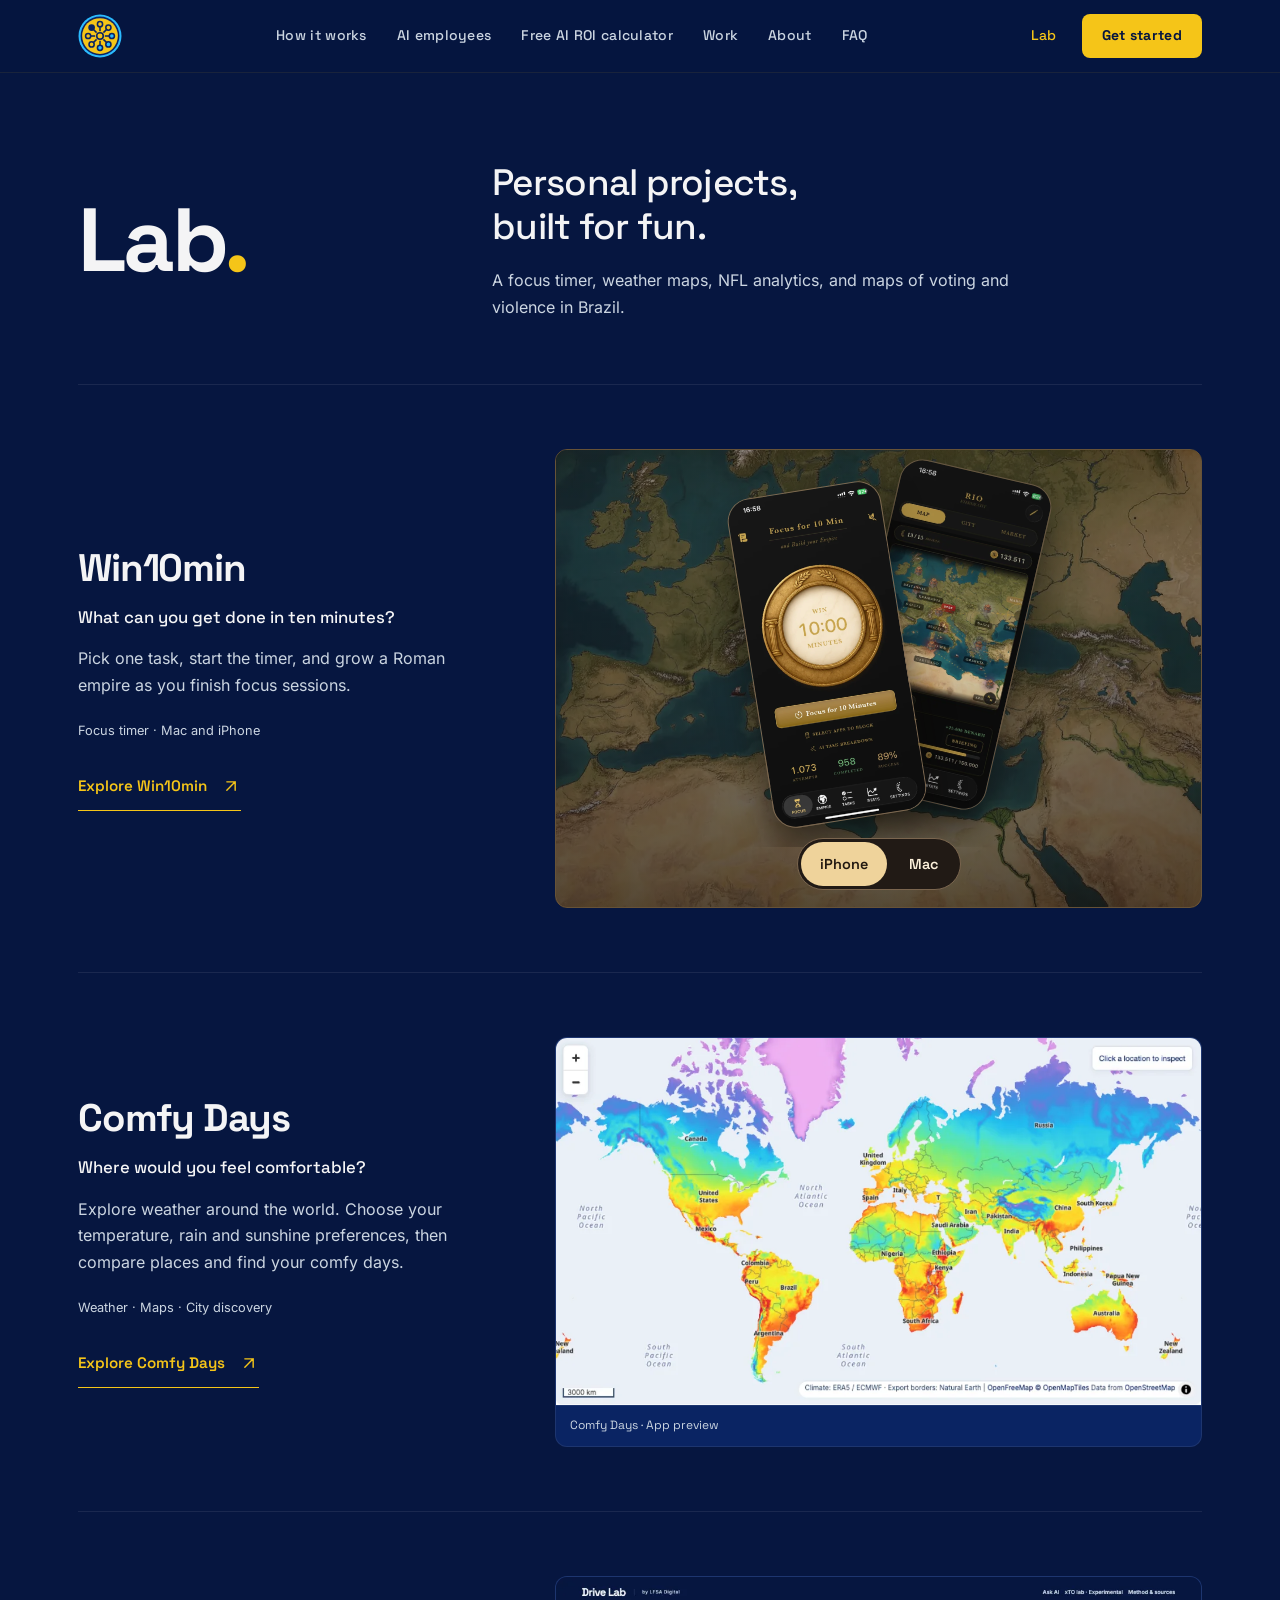
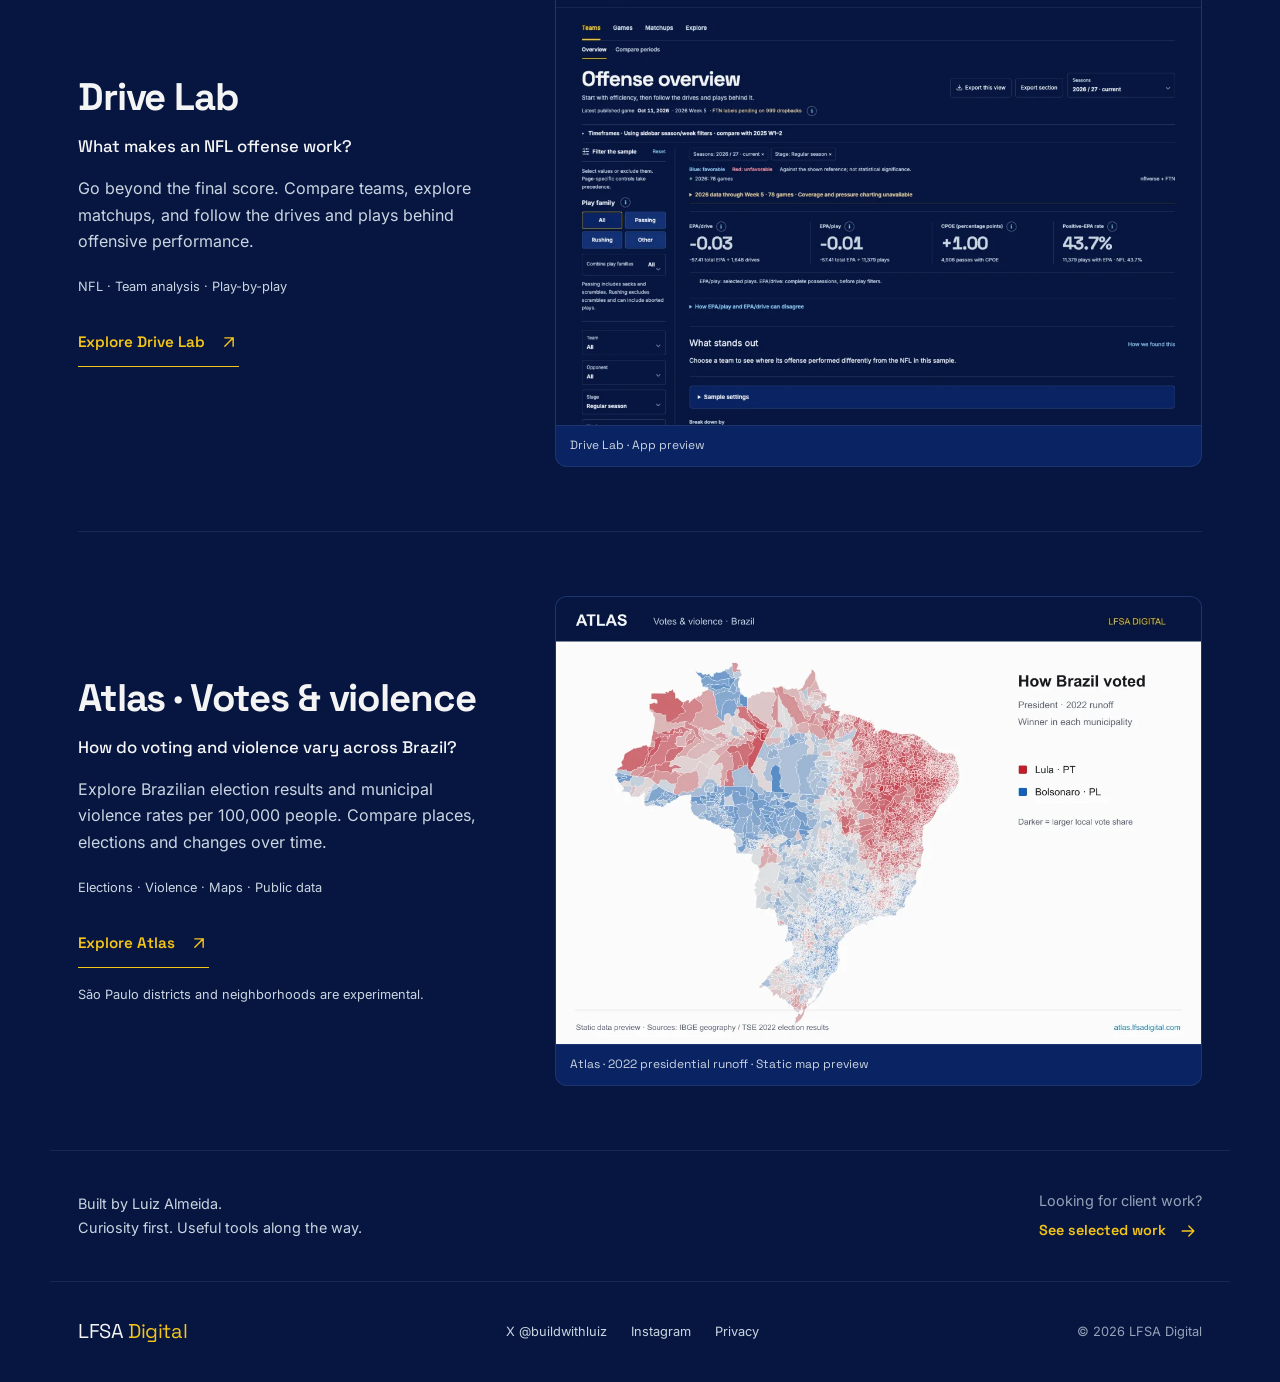
<file: lab/index.html>
<!doctype html>
<html lang="en">
<head>
  <meta charset="utf-8">
  <meta name="viewport" content="width=device-width,initial-scale=1">
  <title>Lab · Personal projects | LFSA Digital</title>
  <meta name="description" content="Explore Luiz Almeida’s personal projects, from the Win10min focus timer and Comfy Days weather maps to Drive Lab NFL analytics and Atlas maps of Brazil.">
  <link rel="canonical" href="https://lfsadigital.com/lab/">
  <meta property="og:title" content="Lab · Personal projects, built for fun">
  <meta property="og:description" content="A focus timer, weather maps, NFL analytics, and Brazilian election and violence maps. Personal projects by Luiz Almeida.">
  <meta property="og:type" content="website">
  <meta property="og:url" content="https://lfsadigital.com/lab/">
  <meta property="og:image" content="https://lfsadigital.com/lab/assets/win10min/mac-focus.webp">
  <meta name="twitter:card" content="summary_large_image">
  <link rel="icon" href="/logo-mark.svg" type="image/svg+xml">
  <link rel="apple-touch-icon" href="/apple-touch-icon.png">
  <link rel="preconnect" href="https://fonts.googleapis.com">
  <link rel="preconnect" href="https://fonts.gstatic.com" crossorigin>
  <link href="https://fonts.googleapis.com/css2?family=Space+Grotesk:wght@400;500;600;700&family=Inter:wght@400;500;600;700&display=swap" rel="stylesheet">
  <link rel="stylesheet" href="/tokens.css">
  <link rel="stylesheet" href="/work/portfolio.css?v=20260914-5">
  <link rel="stylesheet" href="/lab-navigation.css?v=20261013">
  <link rel="stylesheet" href="lab.css?v=20261118-projects">
  <script src="win10min.js?v=20261118-projects" defer></script>
<link rel="stylesheet" href="/mobile-card-nav.css">
<script src="/mobile-card-nav.js" defer></script>
</head>
<body>
<a class="skip-link" href="#main">Skip to projects</a>
<nav class="site-nav" aria-label="Primary navigation">
  <div class="navbar has-mobile-card-nav">
    <a class="brand-mark" href="/" aria-label="LFSA Digital home"><img src="/logo-mark.svg" width="44" height="44" alt=""></a>
    <div class="navstrip">
      <a href="/#how">How it works</a>
      <a href="/ai-employees">AI employees</a>
      <a href="/tools/ai-roi-calculator/">Free AI ROI calculator</a>
      <a href="/work/">Work</a>
      <a href="/#about">About</a>
      <a href="/#faq">FAQ</a>
    </div>
    <a class="nav-lab" href="/lab/" aria-current="page">Lab</a>
    
<details class="mobile-card-nav">
  <summary>Menu <span class="mobile-menu-icon" aria-hidden="true"></span></summary>
  <div class="mobile-card-panel" aria-label="Site links">
    <div class="mobile-card-group"><p class="mobile-card-label">Services</p><ul>
      <li><a href="/ai-employees">AI Employees</a></li>
      <li><a href="/#how">How the assessment works</a></li>
      <li><a href="/tools/ai-roi-calculator/">Free AI ROI calculator</a></li>
    </ul></div>
    <div class="mobile-card-group"><p class="mobile-card-label">Explore</p><ul>
      <li><a href="/work/">Selected work</a></li>
      <li><a href="/work/case-studies/">Case studies</a></li>
      <li><a href="/lab/" aria-current="page">Lab</a></li>
      <li><a href="/#about">About</a></li>
      <li><a href="/#faq">FAQ</a></li>
    </ul></div>
  </div>
</details>
<a class="nav-cta" href="https://cal.com/luiz-almeida-xjku7w/lfsa-digital-ai-in-your-business" target="_blank" rel="noopener">Get started</a>
  </div>
</nav>
<main id="main">
  <header class="lab-intro">
    <h1>Lab<span>.</span></h1>
    <div><p class="lab-lead">Personal projects,<br> built for fun.</p><p>A focus timer, weather maps, NFL analytics, and maps of voting and violence in Brazil.</p></div>
  </header>
  <section class="lab-projects" aria-label="Personal projects">
    <article id="win10min" class="lab-project" aria-labelledby="win10min-title">
      <div class="project-copy">
        <h2 id="win10min-title">Win10min</h2>
        <p class="project-question">What can you get done in ten minutes?</p>
        <p>Pick one task, start the timer, and grow a Roman empire as you finish focus sessions.</p>
        <p class="project-topics">Focus timer · Mac and iPhone</p>
        <a class="project-action" href="https://win10minutes.app/" target="_blank" rel="noopener noreferrer">Explore Win10min <svg aria-hidden="true" viewBox="0 0 24 24"><path d="M7 17 17 7M7 7h10v10"/></svg><span class="sr-only"> (opens in a new tab)</span></a>
      </div>
      <div class="project-preview win-showcase">
        <div class="win-spotlight" aria-hidden="true"></div>
        <div id="win-gallery" class="win-gallery" role="region" aria-label="Win10min app previews, swipe or use arrow keys" tabindex="0">
          <figure class="win-panel win-iphone" aria-label="iPhone">
            <img class="win-empire" src="assets/win10min/iphone-empire.webp" width="420" height="909" alt="The Roman empire map in Win10min for iPhone" decoding="async">
            <img class="win-timer" src="assets/win10min/iphone-timer.webp" width="510" height="1104" alt="The ten-minute focus timer in Win10min for iPhone" fetchpriority="high" decoding="async">
          </figure>
          <figure class="win-panel win-mac" aria-label="Mac">
            <img src="assets/win10min/mac-focus.webp" width="1340" height="738" alt="Win10min for Mac with a Coding focus preset and rules for hiding distracting apps" loading="lazy" decoding="async">
          </figure>
        </div>
        <div class="win-picker" role="group" aria-label="Choose a device" hidden>
          <button type="button" aria-controls="win-gallery" aria-pressed="true">iPhone</button>
          <button type="button" aria-controls="win-gallery" aria-pressed="false">Mac</button>
        </div>
      </div>
    </article>
    <article class="lab-project" aria-labelledby="comfy-title">
      <div class="project-copy">
        <h2 id="comfy-title">Comfy Days</h2>
        <p class="project-question">Where would you feel comfortable?</p>
        <p>Explore weather around the world. Choose your temperature, rain and sunshine preferences, then compare places and find your comfy days.</p>
        <p class="project-topics">Weather · Maps · City discovery</p>
        <a class="project-action" href="https://comfy.lfsadigital.com/" target="_blank" rel="noopener noreferrer">Explore Comfy Days <svg aria-hidden="true" viewBox="0 0 24 24"><path d="M7 17 17 7M7 7h10v10"/></svg><span class="sr-only"> (opens in a new tab)</span></a>
      </div>
      <a class="project-preview" href="https://comfy.lfsadigital.com/" target="_blank" rel="noopener noreferrer" aria-label="Open Comfy Days in a new tab"><img src="assets/comfy-days.webp" width="1100" height="627" alt="Comfy Days world map, with colors showing average weather comfort." loading="lazy" decoding="async"><span class="preview-label">Comfy Days · App preview</span></a>
    </article>
    <article class="lab-project" aria-labelledby="nfl-title">
      <div class="project-copy">
        <h2 id="nfl-title">Drive Lab</h2>
        <p class="project-question">What makes an NFL offense work?</p>
        <p>Go beyond the final score. Compare teams, explore matchups, and follow the drives and plays behind offensive performance.</p>
        <p class="project-topics">NFL · Team analysis · Play-by-play</p>
        <a class="project-action" href="https://nfl.lfsadigital.com/" target="_blank" rel="noopener noreferrer">Explore Drive Lab <svg aria-hidden="true" viewBox="0 0 24 24"><path d="M7 17 17 7M7 7h10v10"/></svg><span class="sr-only"> (opens in a new tab)</span></a>
      </div>
      <a class="project-preview" href="https://nfl.lfsadigital.com/" target="_blank" rel="noopener noreferrer" aria-label="Open Drive Lab in a new tab"><img src="assets/drive-lab.webp" width="1100" height="764" alt="Drive Lab NFL offense overview with team filters and performance metrics." loading="lazy" decoding="async"><span class="preview-label">Drive Lab · App preview</span></a>
    </article>
    <article class="lab-project" aria-labelledby="election-title">
      <div class="project-copy">
        <h2 id="election-title">Atlas · Votes & violence</h2>
        <p class="project-question">How do voting and violence vary across Brazil?</p>
        <p>Explore Brazilian election results and municipal violence rates per 100,000 people. Compare places, elections and changes over time.</p>
        <p class="project-topics">Elections · Violence · Maps · Public data</p>
        <a class="project-action" href="https://atlas.lfsadigital.com/" target="_blank" rel="noopener noreferrer">Explore Atlas <svg aria-hidden="true" viewBox="0 0 24 24"><path d="M7 17 17 7M7 7h10v10"/></svg><span class="sr-only"> (opens in a new tab)</span></a>
        <p class="atlas-experimental">São Paulo districts and neighborhoods are experimental.</p>
      </div>
      <a class="project-preview" href="https://atlas.lfsadigital.com/" target="_blank" rel="noopener noreferrer" aria-label="Open Atlas in a new tab"><img src="assets/atlas-map.webp" width="1100" height="764" alt="Brazil municipal map of the 2022 presidential runoff. Red shows Lula, blue shows Bolsonaro; darker colors show a larger local vote share." loading="lazy" decoding="async"><span class="preview-label">Atlas · 2022 presidential runoff · Static map preview</span></a>
    </article>
  </section>
  <section class="lab-close" aria-label="About the Lab"><p>Built by Luiz Almeida.<br>Curiosity first. Useful tools along the way.</p><a href="/work/">Looking for client work? <span>See selected work <svg aria-hidden="true" viewBox="0 0 24 24"><path d="M5 12h14m-6-6 6 6-6 6"/></svg></span></a></section>
</main>
<footer class="lab-footer"><a href="/" class="footer-brand">LFSA <span>Digital</span></a><nav aria-label="Footer navigation"><a href="https://x.com/buildwithluiz" target="_blank" rel="noopener noreferrer">X @buildwithluiz</a><a href="https://www.instagram.com/lfsadigital/" target="_blank" rel="noopener noreferrer">Instagram</a><a href="/privacy.html">Privacy</a></nav><p>© 2026 LFSA Digital</p></footer>
</body>
</html>
</file>
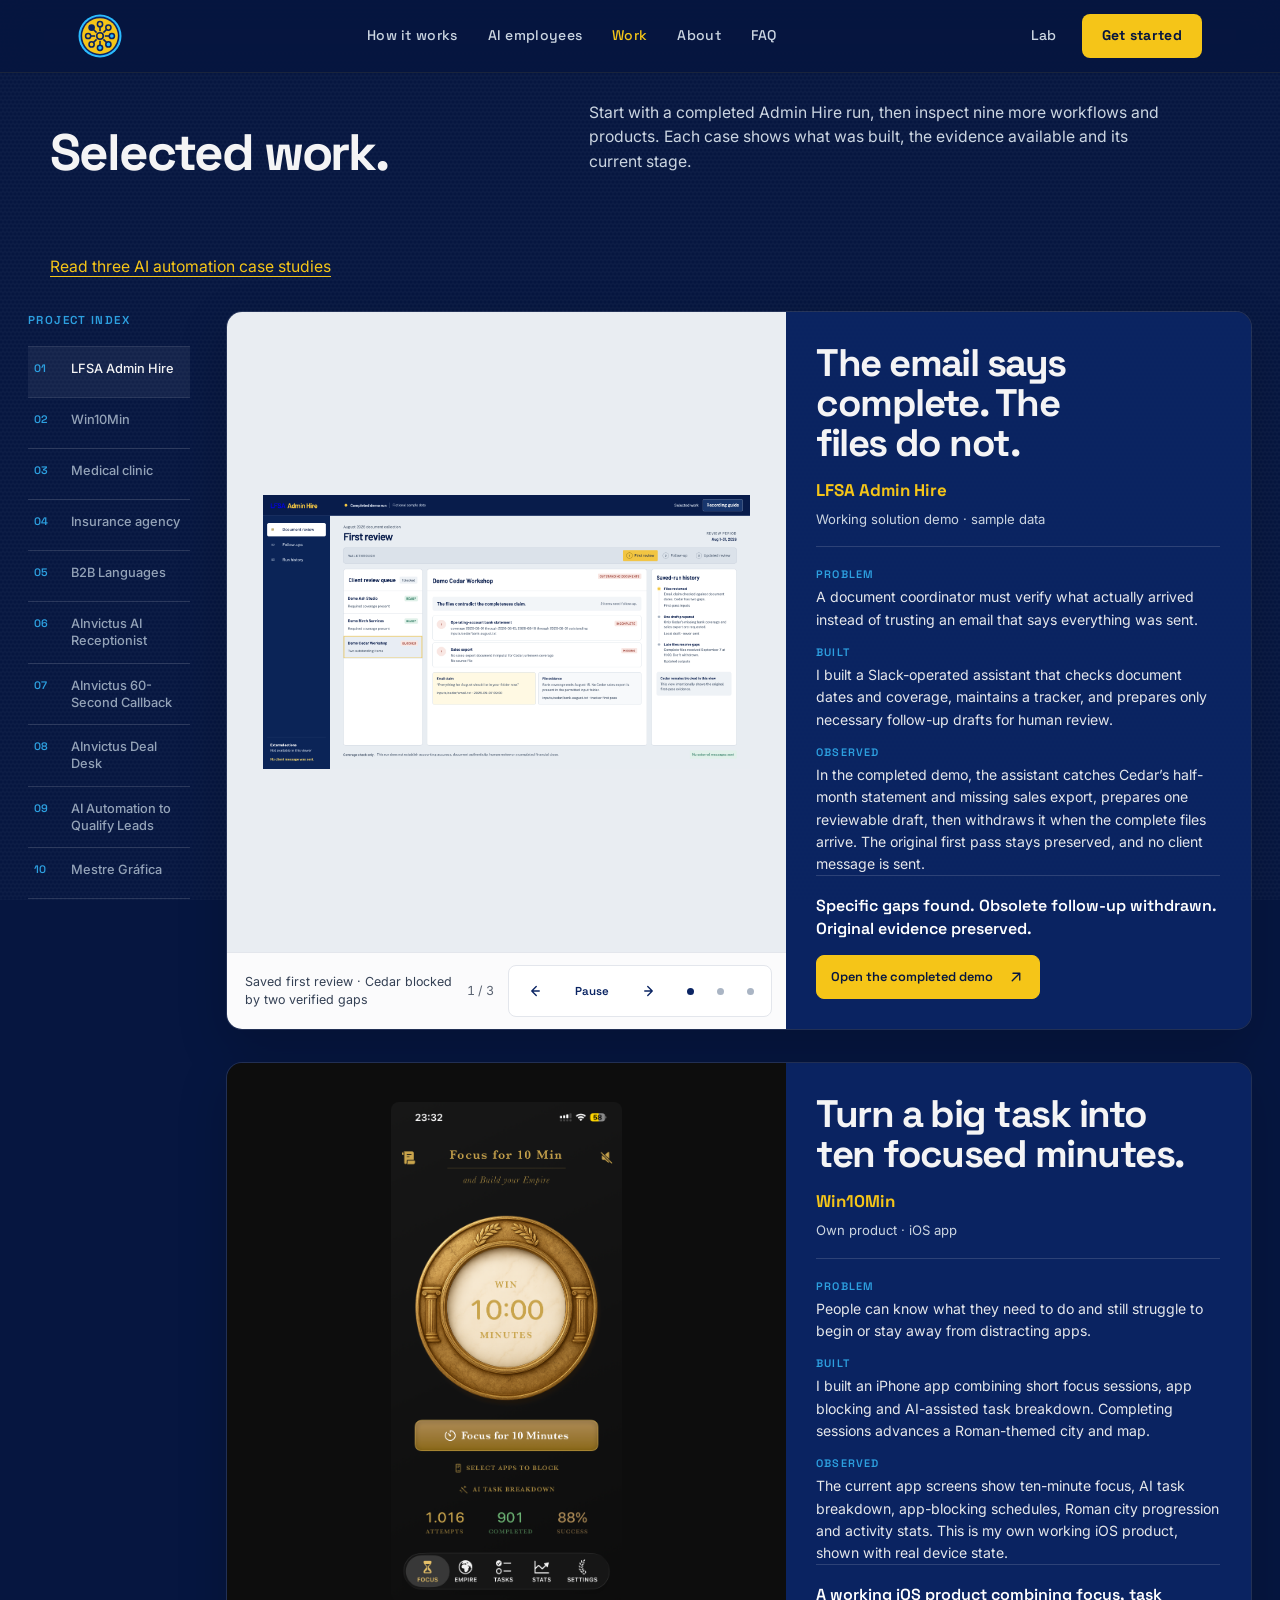
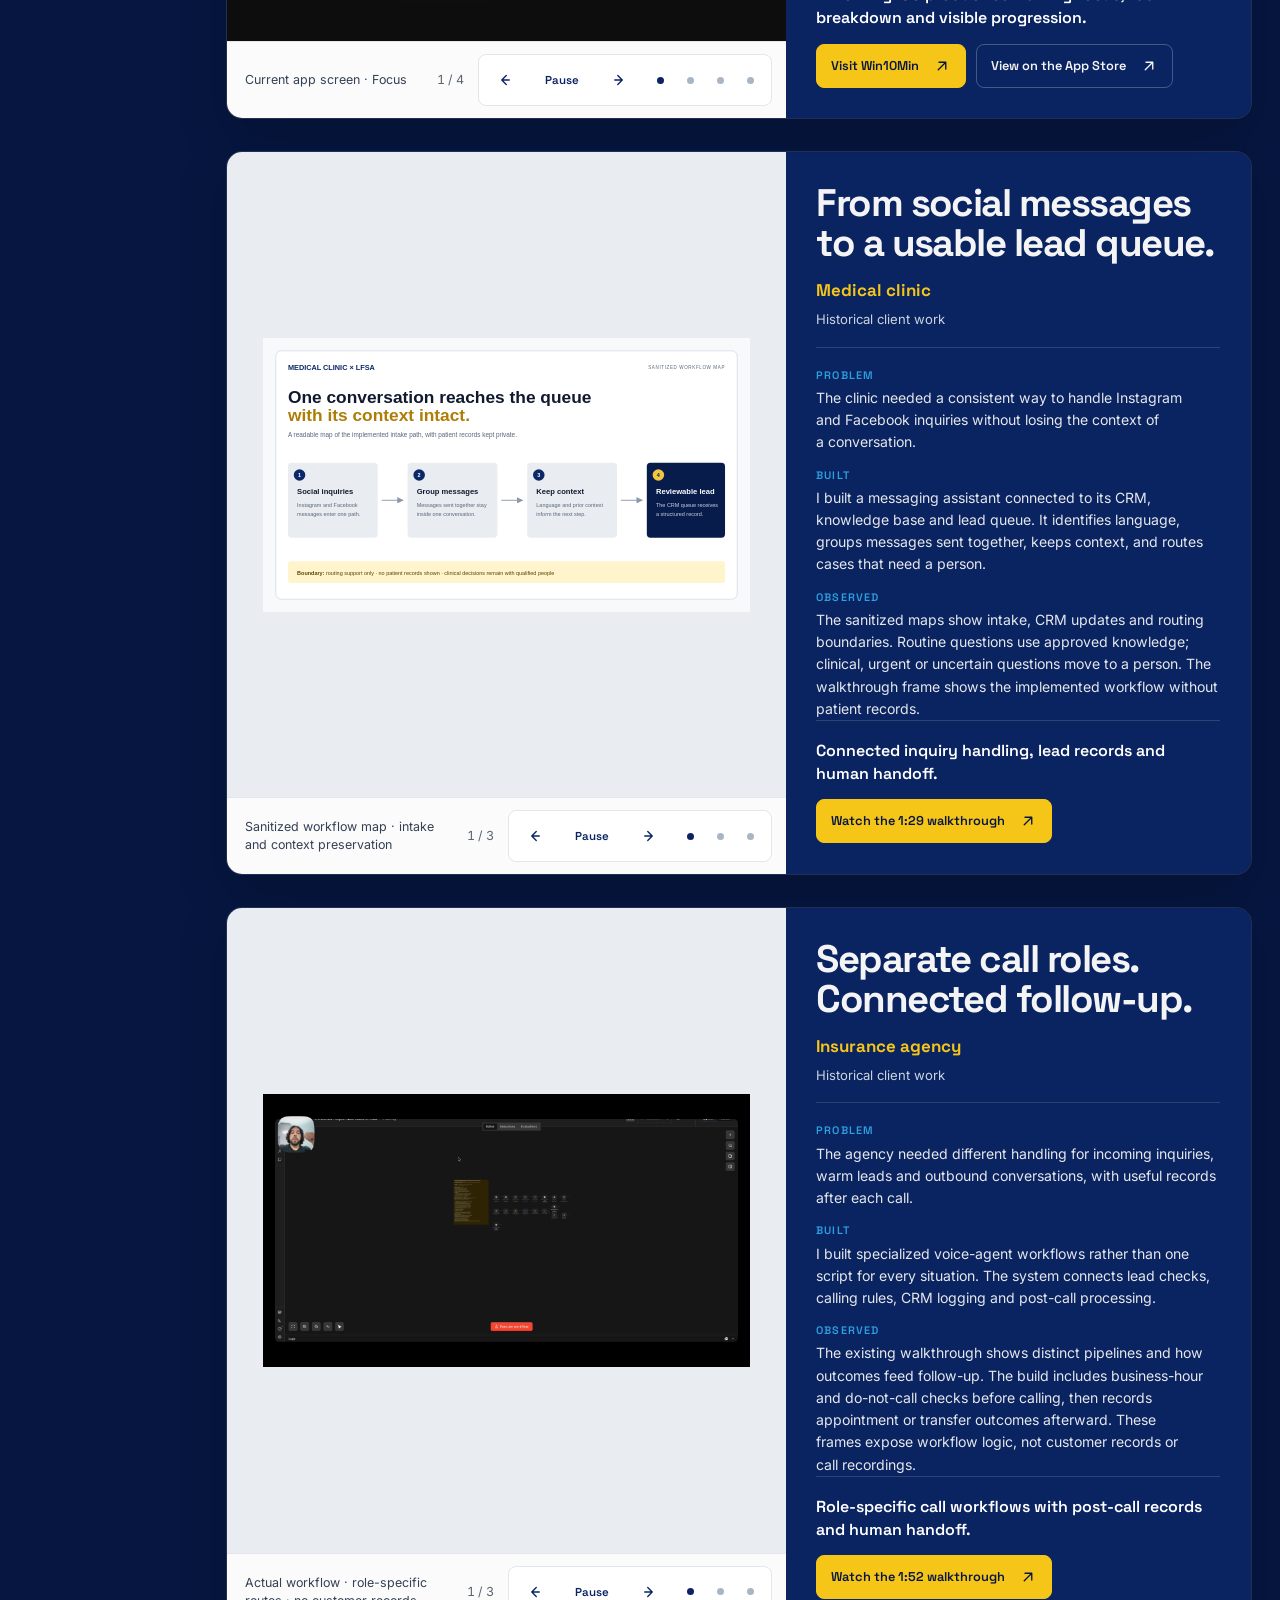
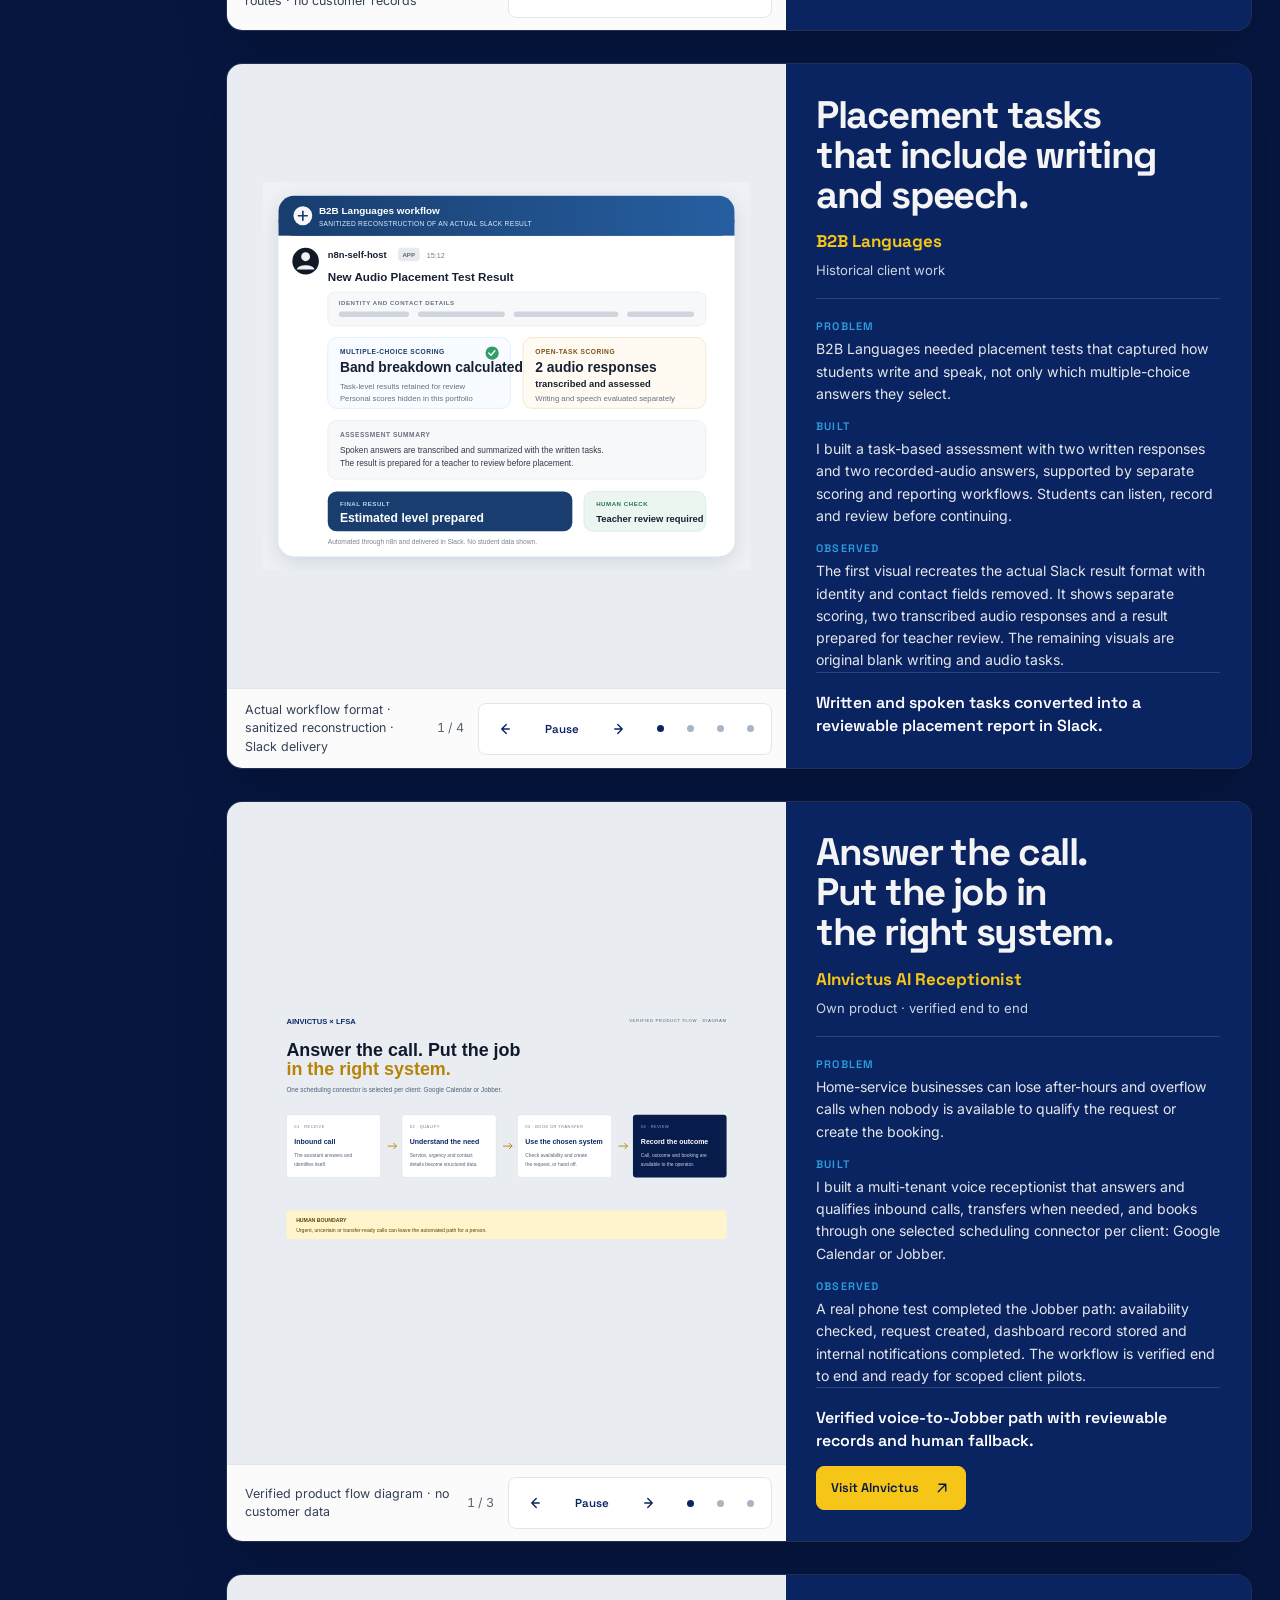
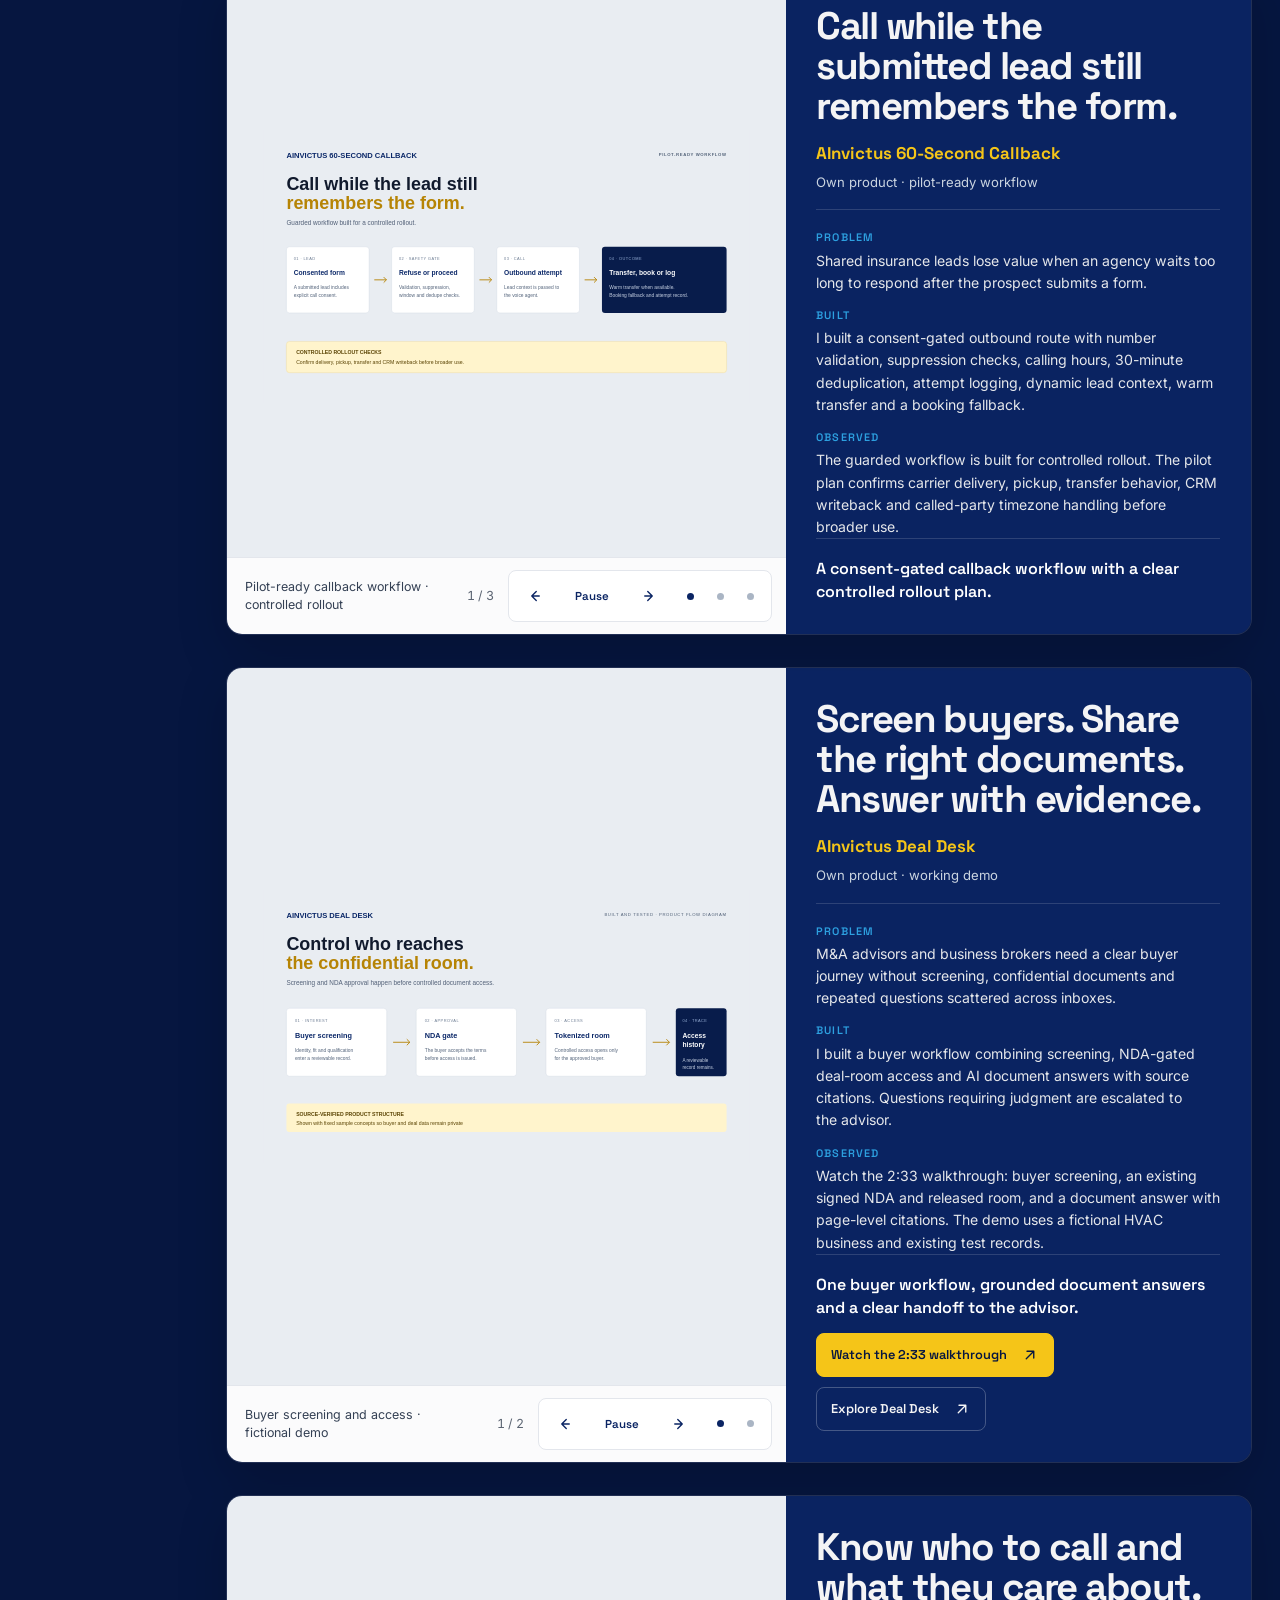
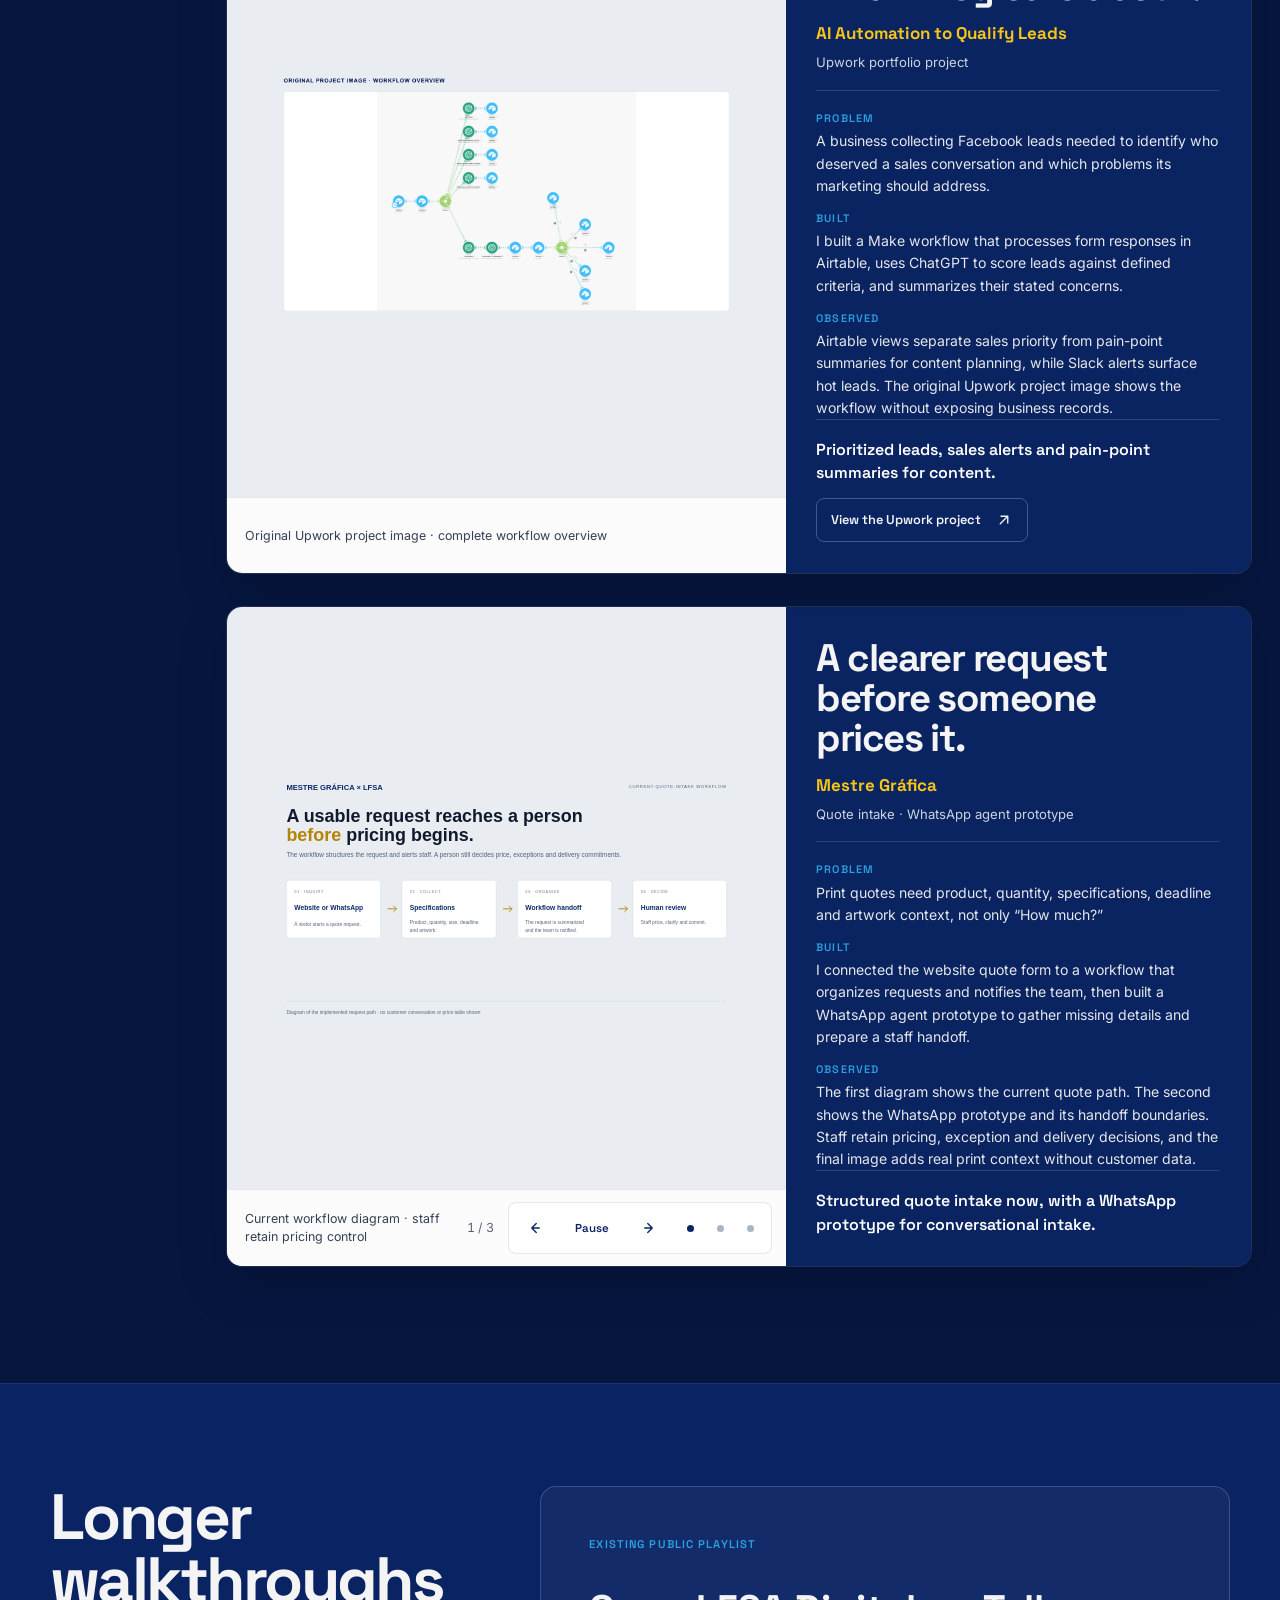
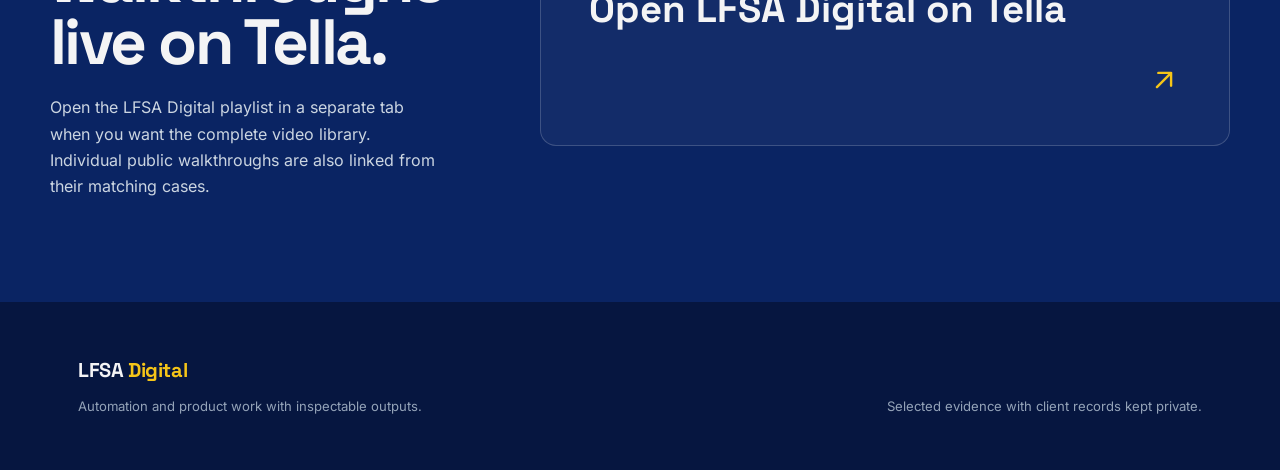
<file: work/index.html>
<!doctype html>
<html lang="en">
<head>
  <meta charset="utf-8">
  <meta name="viewport" content="width=device-width,initial-scale=1">
  <meta name="description" content="Selected LFSA Digital automation and product work, with inspectable artifacts and precise implementation notes.">
  <title>Selected work | LFSA Digital</title>
  <link rel="canonical" href="https://lfsadigital.com/work/">
  <link rel="preconnect" href="https://fonts.googleapis.com">
  <link rel="preconnect" href="https://fonts.gstatic.com" crossorigin>
  <link href="https://fonts.googleapis.com/css2?family=Space+Grotesk:wght@400;500;600;700&family=Inter:wght@400;500;600;700&display=swap" rel="stylesheet">
  <link rel="stylesheet" href="../tokens.css">
  <link rel="stylesheet" href="portfolio.css?v=20260914-5">
  <script src="cases.js?v=20261007-dealdesk" defer></script>
  <script src="portfolio.js?v=20260914-5" defer></script>
<script src="/analytics.js" defer></script>
<link rel="stylesheet" href="/lab-navigation.css?v=20261013">
<link rel="stylesheet" href="/mobile-card-nav.css">
<script src="/mobile-card-nav.js" defer></script>
</head>
<body>
  <a class="skip-link" href="#selected-work">Skip to selected work</a>
  <nav class="site-nav" aria-label="Primary navigation">
    <div class="navbar has-mobile-card-nav">
      <a class="brand-mark" href="../" aria-label="LFSA Digital home"><img src="../logo-mark.svg" alt="" width="44" height="44"></a>
      <div class="navstrip">
        <a href="../#how">How it works</a>
        <a href="../ai-employees">AI employees</a>
        <a href="./" aria-current="page">Work</a>
        <a href="../#about">About</a>
        <a href="../#faq">FAQ</a>
      </div>
      <a class="nav-lab" href="/lab/">Lab</a>
      
<details class="mobile-card-nav">
  <summary>Menu <span class="mobile-menu-icon" aria-hidden="true"></span></summary>
  <div class="mobile-card-panel" aria-label="Site links">
    <div class="mobile-card-group"><p class="mobile-card-label">Services</p><ul>
      <li><a href="/ai-employees">AI Employees</a></li>
      <li><a href="/#how">How the assessment works</a></li>
      <li><a href="/tools/ai-roi-calculator/">Free AI ROI calculator</a></li>
    </ul></div>
    <div class="mobile-card-group"><p class="mobile-card-label">Explore</p><ul>
      <li><a href="/work/" aria-current="page">Selected work</a></li>
      <li><a href="/work/case-studies/">Case studies</a></li>
      <li><a href="/lab/">Lab</a></li>
      <li><a href="/#about">About</a></li>
      <li><a href="/#faq">FAQ</a></li>
    </ul></div>
  </div>
</details>
<a class="nav-cta" href="https://cal.com/luiz-almeida-xjku7w/lfsa-digital-ai-in-your-business" target="_blank" rel="noopener">Get started</a>
    </div>
  </nav>
  <main>
    <section class="intro" aria-labelledby="intro-title">
      <div class="intro-inner">
        <h1 id="intro-title">Selected work.</h1>
        <p>Start with a completed Admin Hire run, then inspect nine more workflows and products. Each case shows what was built, the evidence available and its current stage.</p>
        <p><a href="/work/case-studies/" style="text-decoration:underline;text-underline-offset:4px">Read three AI automation case studies</a></p>
      </div>
    </section>
    <section class="work-shell" id="selected-work" aria-label="Selected work">
      <aside class="project-rail" aria-label="Project index">
        <h2>Project index</h2>
        <ol id="case-index"></ol>
      </aside>
      <div class="exhibits" id="work"></div>
    </section>
    <section class="walkthroughs" id="walkthroughs" aria-labelledby="walkthrough-title">
      <div class="screening-copy">
        <h2 id="walkthrough-title">Longer walkthroughs live on Tella.</h2>
        <p>Open the LFSA Digital playlist in a separate tab when you want the complete video library. Individual public walkthroughs are also linked from their matching cases.</p>
      </div>
      <a class="playlist-card" href="https://www.tella.tv/playlist/cm5kf4s55000u09kv1ixl7v5a/view" target="_blank" rel="noopener noreferrer">
        <span>Existing public playlist</span>
        <strong>Open LFSA Digital on Tella</strong>
        <svg aria-hidden="true" viewBox="0 0 24 24"><path d="M7 17 17 7M8 7h9v9"/></svg>
      </a>
    </section>
  </main>
  <footer class="site-footer">
    <div><strong class="footer-brand">LFSA <span>Digital</span></strong><p>Automation and product work with inspectable outputs.</p></div>
    <p>Selected evidence with client records kept private.</p>
  </footer>
</body>
</html>
</file>
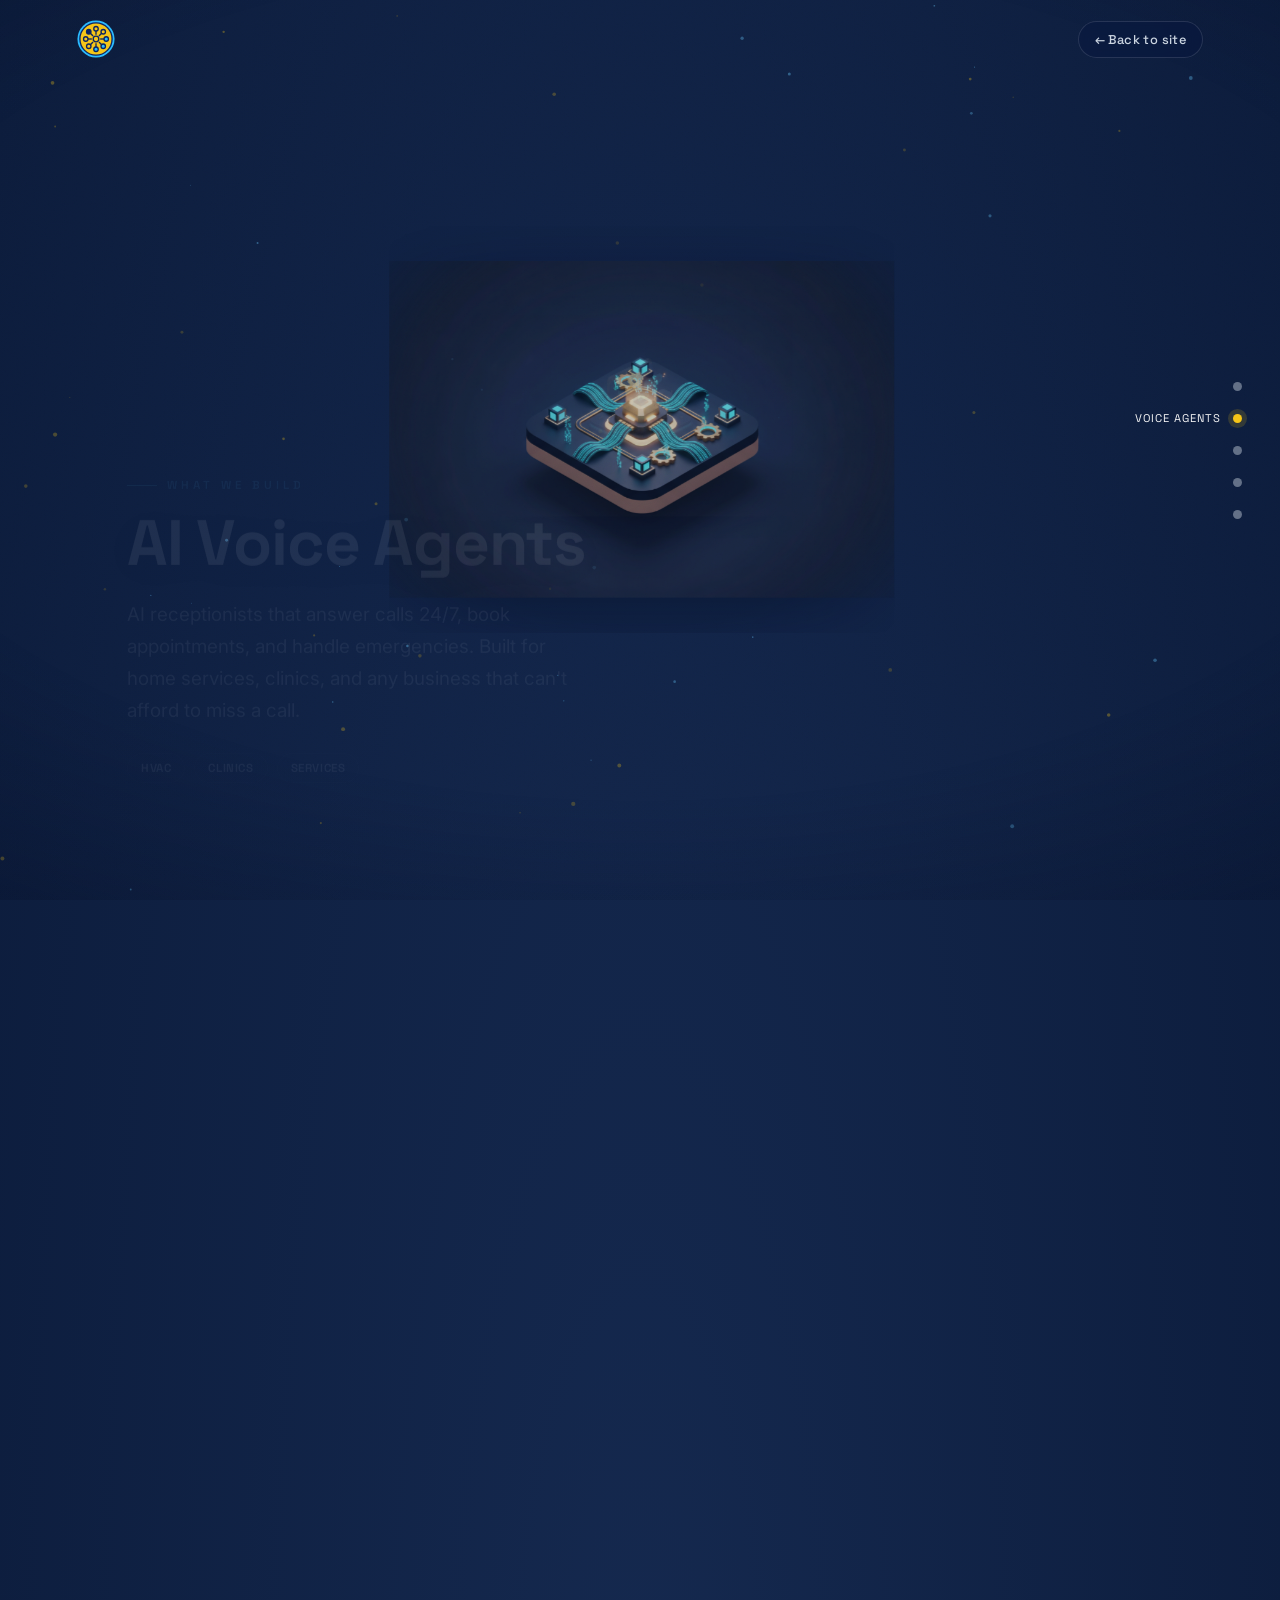
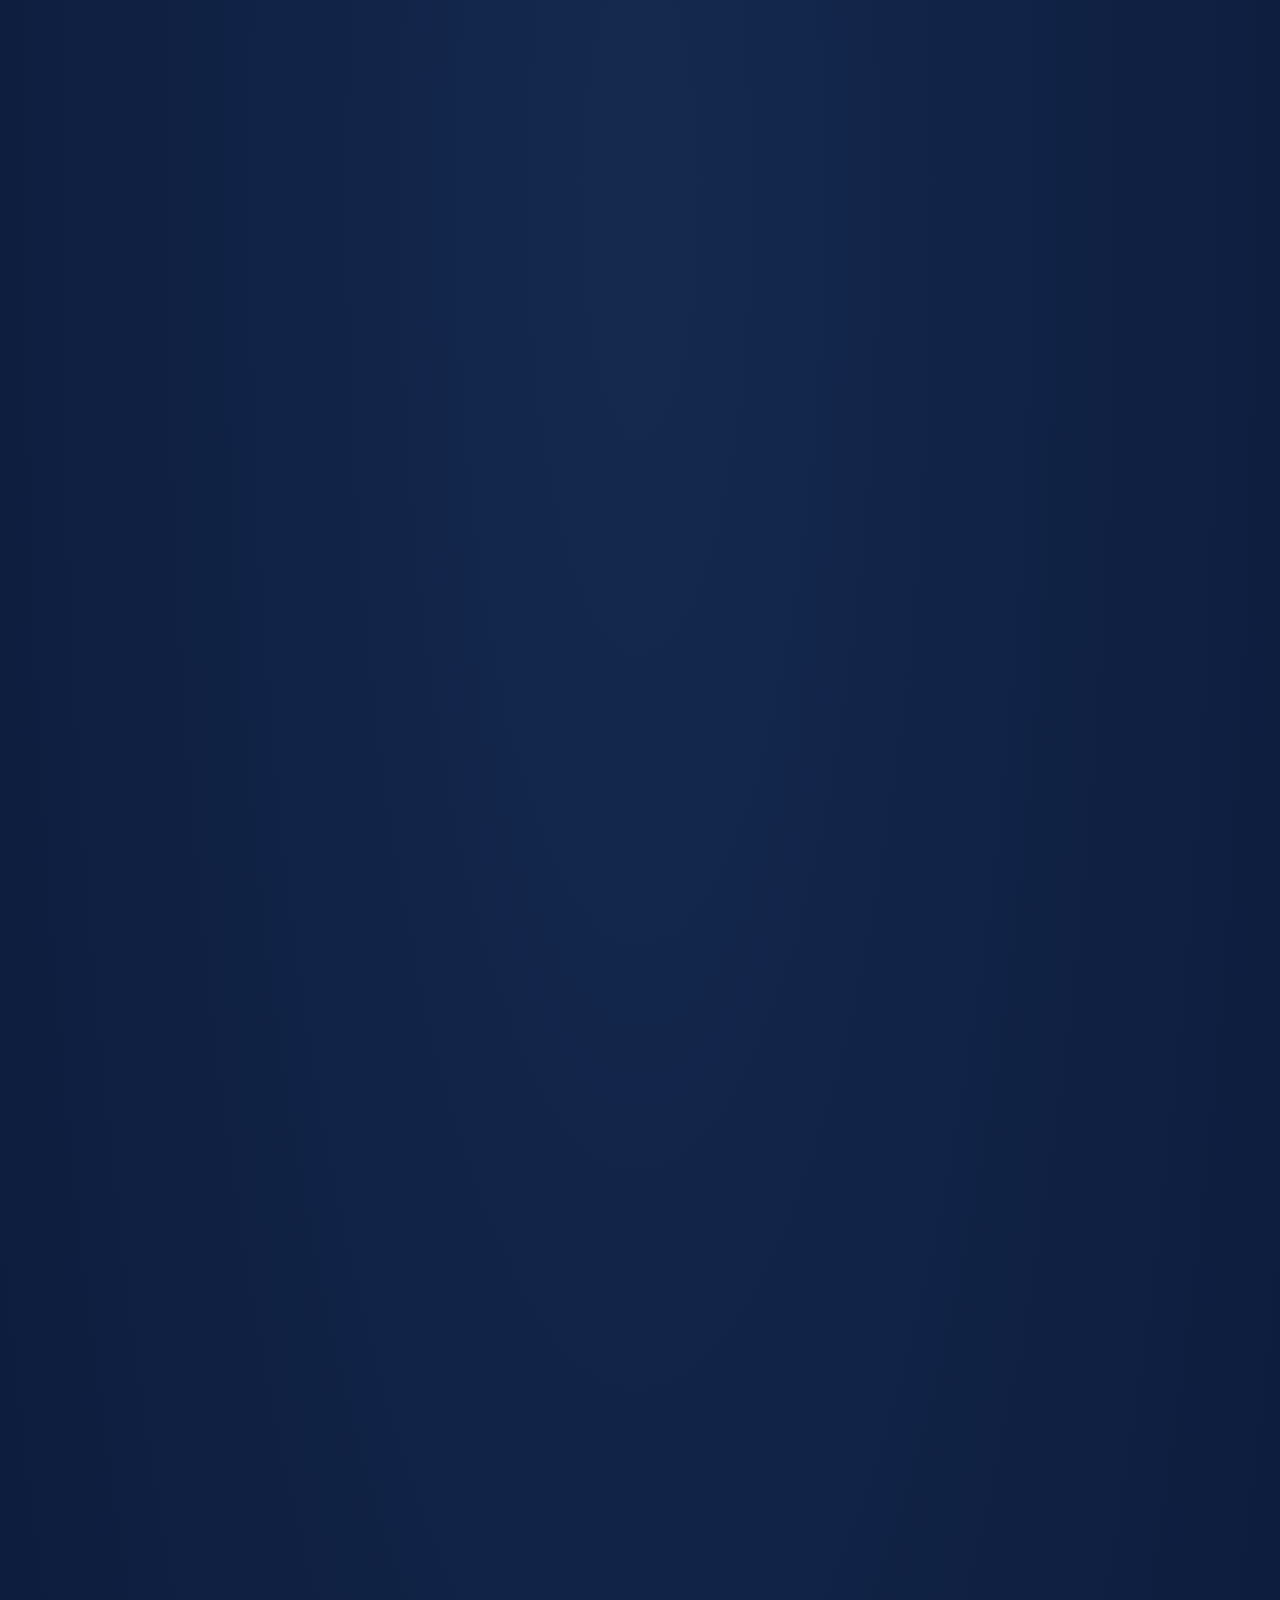
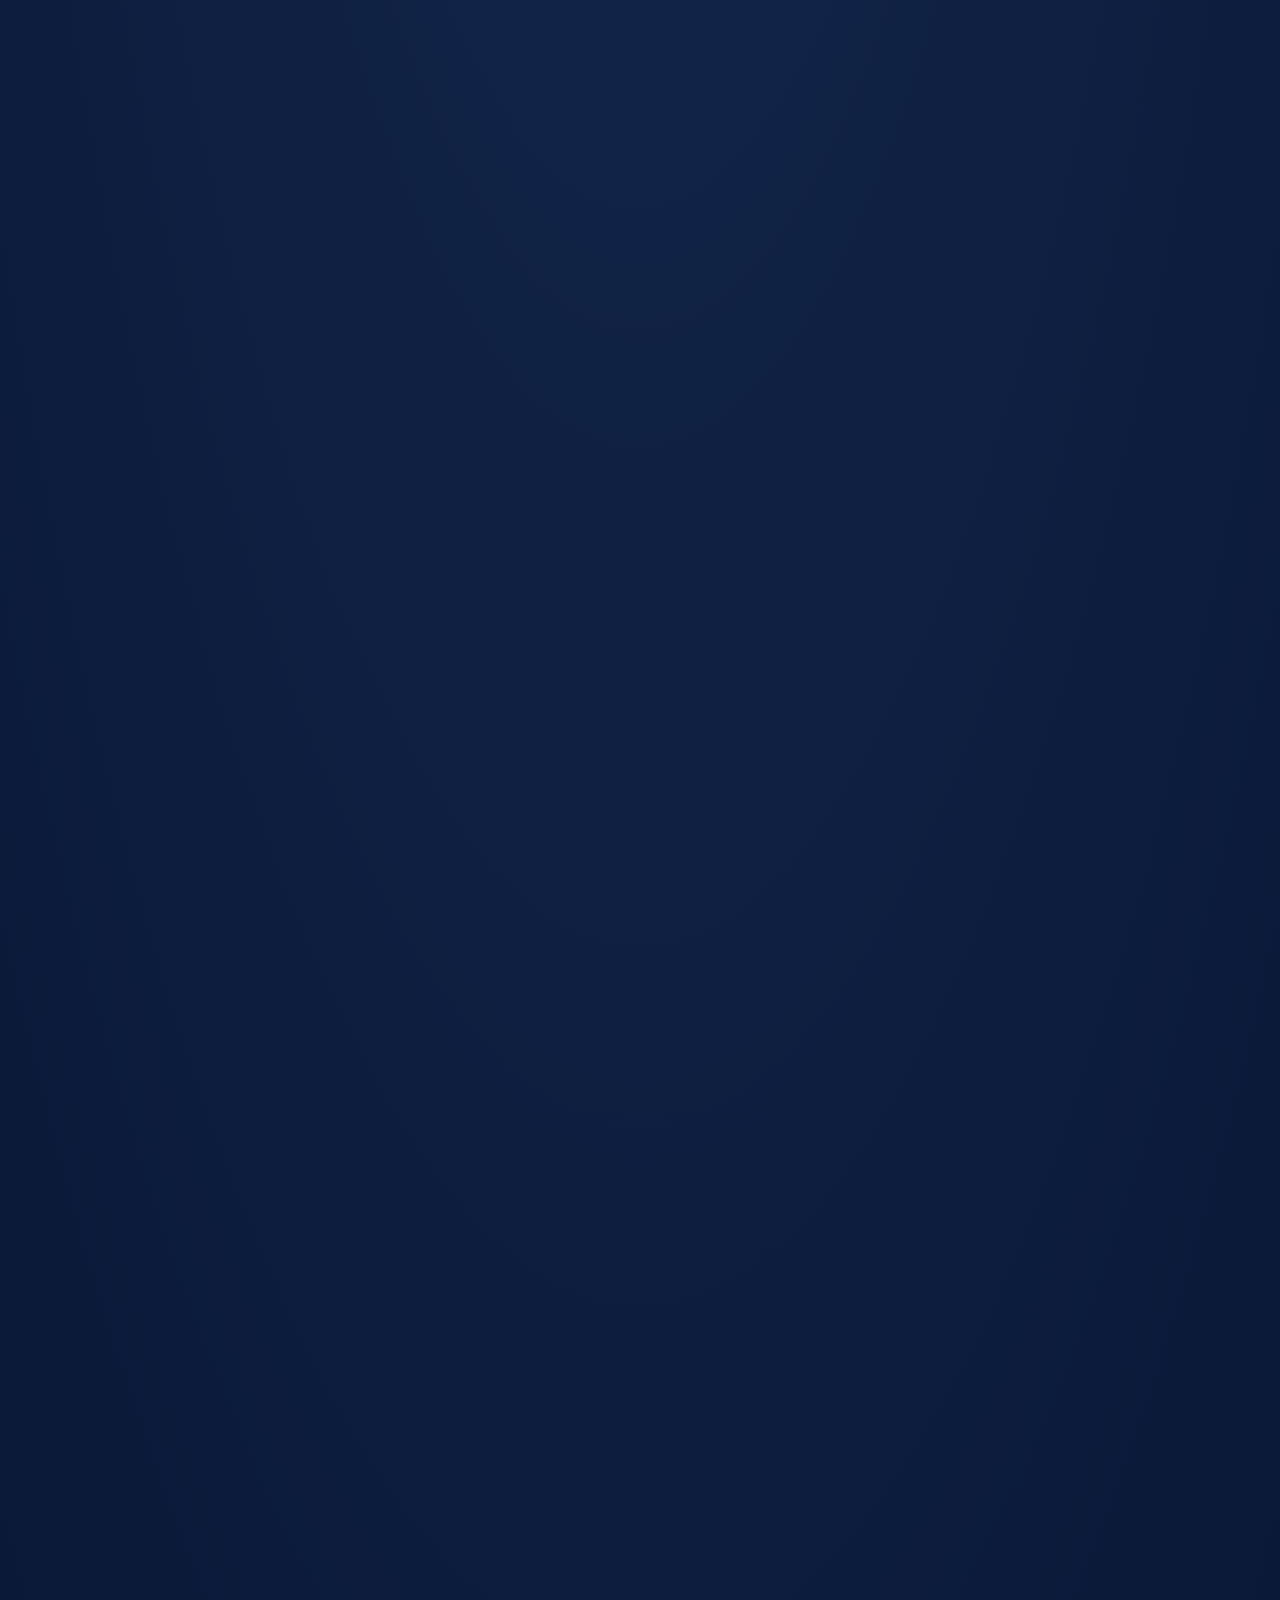
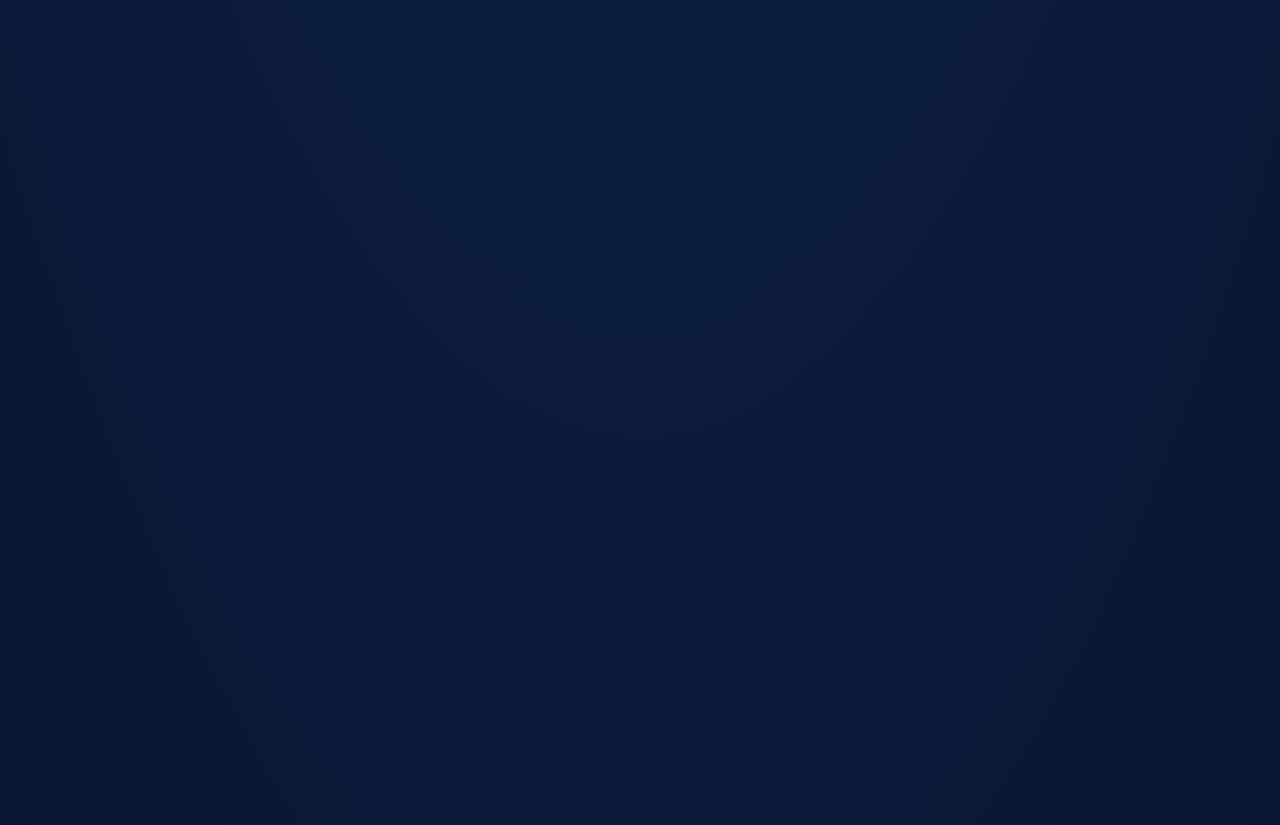
<file: world/index.html>
<!DOCTYPE html>
<html lang="en">
<head>
<meta charset="UTF-8">
<meta name="viewport" content="width=device-width,initial-scale=1,viewport-fit=cover">
<title>Enter the Automation World · LFSA Digital</title>
<meta name="description" content="Fly through the AI automation world LFSA Digital builds: voice agents, workflow automation, custom software, and the results they deliver.">
<meta name="robots" content="noindex,follow">
<meta property="og:title" content="Enter the Automation World · LFSA Digital">
<meta property="og:description" content="Scroll to fly through the AI automation world we build: voice agents, automation engines, custom software, and real results.">
<meta property="og:type" content="website">
<meta property="og:url" content="https://lfsadigital.com/world/">
<meta property="og:image" content="https://lfsadigital.com/world/assets/scene0.png">
<meta property="og:image:width" content="1248">
<meta property="og:image:height" content="832">
<meta name="twitter:card" content="summary_large_image">
<meta name="twitter:image" content="https://lfsadigital.com/world/assets/scene0.png">
<link rel="canonical" href="https://lfsadigital.com/world/">
<link rel="icon" href="/logo-mark.svg" type="image/svg+xml">
<link rel="icon" href="/favicon.png" sizes="32x32" type="image/png">
<link rel="apple-touch-icon" href="/apple-touch-icon.png">
<link rel="preconnect" href="https://fonts.googleapis.com">
<link rel="preconnect" href="https://fonts.gstatic.com" crossorigin>
<link href="https://fonts.googleapis.com/css2?family=Space+Grotesk:wght@400;500;600;700&family=Inter:wght@400;500;600&display=swap" rel="stylesheet">
<style>
*,*::before,*::after{margin:0;padding:0;box-sizing:border-box}
:root{
  --bg:#0A2463;--bg-deep:#061640;--bg-abyss:#03102e;
  --gold:#F5C518;--gold-dim:#d4a912;--cyan:#2DA0E0;--cyan-bright:#5cbcf2;
  --white:#f4f4f5;--gray:#94a3b8;--gray-light:#cbd5e1;
  --heading:'Space Grotesk',system-ui,sans-serif;
  --body:'Inter',system-ui,sans-serif;
}
html{scroll-behavior:auto}
body{
  font-family:var(--body);color:var(--white);
  background:radial-gradient(130% 120% at 50% 32%,#15294f 0%,#0c1c3c 46%,#060f28 100%);
  overflow-x:hidden;
}
a{color:var(--gold);text-decoration:none}
::selection{background:var(--gold);color:var(--bg-deep)}

/* Scroll track: gives the page height that drives the camera */
#track{position:relative;width:100%}

/* Fixed cinematic stage */
#stage{position:fixed;inset:0;overflow:hidden;perspective:1100px;perspective-origin:50% 44%;z-index:1}
#rig{position:absolute;inset:0;transform-style:preserve-3d;will-change:transform}
.scene{
  position:absolute;left:50%;top:50%;width:820px;height:660px;margin:-330px 0 0 -410px;
  transform:translateZ(-9999px);transform-style:preserve-3d;will-change:opacity,transform;
  display:flex;align-items:center;justify-content:center;pointer-events:none;
}
.scene svg{width:100%;height:100%;overflow:visible;filter:drop-shadow(0 40px 60px rgba(3,11,34,.55))}
.scene-img{width:100%;height:100%;object-fit:contain;pointer-events:none;
  filter:drop-shadow(0 34px 54px rgba(3,11,34,.55));
  -webkit-mask-image:radial-gradient(ellipse 82% 86% at 50% 49%,#000 58%,transparent 85%);
  mask-image:radial-gradient(ellipse 82% 86% at 50% 49%,#000 58%,transparent 85%)}

/* Atmosphere */
#dust{position:fixed;inset:0;z-index:0;pointer-events:none}
.vignette{position:fixed;inset:0;z-index:2;pointer-events:none;
  background:radial-gradient(120% 90% at 50% 42%,transparent 52%,rgba(3,11,34,.5) 100%)}
.grain{position:fixed;inset:0;z-index:2;pointer-events:none;opacity:.05;mix-blend-mode:overlay;
  background-image:url("data:image/svg+xml,%3Csvg xmlns='http://www.w3.org/2000/svg' width='120' height='120'%3E%3Cfilter id='n'%3E%3CfeTurbulence type='fractalNoise' baseFrequency='.9' numOctaves='2'/%3E%3C/filter%3E%3Crect width='100%25' height='100%25' filter='url(%23n)'/%3E%3C/svg%3E")}

/* HUD copy */
#hud{position:fixed;inset:0;z-index:5;pointer-events:none;display:flex;align-items:center}
.hud-wrap{max-width:1180px;width:100%;margin:0 auto;padding:0 clamp(24px,6vw,80px)}
.copy{position:absolute;max-width:520px;opacity:0;transform:translateY(26px);will-change:opacity,transform}
.copy .eyebrow{font-family:var(--heading);text-transform:uppercase;letter-spacing:4px;font-size:.72rem;
  font-weight:600;color:var(--cyan-bright);margin-bottom:18px;display:flex;align-items:center;gap:10px}
.copy .eyebrow::before{content:'';width:30px;height:1px;background:var(--cyan-bright)}
.copy h1,.copy h2{font-family:var(--heading);font-weight:700;line-height:1.04;letter-spacing:-1.2px;
  font-size:clamp(2.3rem,5.2vw,4rem);margin-bottom:22px;text-shadow:0 6px 40px rgba(3,11,34,.6)}
.copy p{font-size:clamp(1rem,1.5vw,1.18rem);color:var(--gray-light);line-height:1.7;max-width:460px}
.copy .accent{color:var(--gold)}
.copy .accent-cyan{color:var(--cyan-bright)}
.tags{display:flex;flex-wrap:wrap;gap:9px;margin-top:26px}
.tag{font-family:var(--heading);font-size:.72rem;font-weight:600;letter-spacing:.6px;text-transform:uppercase;
  color:var(--gray-light);background:rgba(255,255,255,.05);border:1px solid rgba(255,255,255,.12);
  padding:7px 13px;border-radius:100px;backdrop-filter:blur(6px)}
.cta-row{display:flex;gap:14px;flex-wrap:wrap;margin-top:30px;pointer-events:auto}
.btn{display:inline-flex;align-items:center;gap:9px;padding:15px 30px;border-radius:10px;font-weight:700;
  font-size:.95rem;font-family:var(--heading);letter-spacing:.3px;transition:transform .2s,box-shadow .2s,background .2s;cursor:pointer}
.btn-gold{background:var(--gold);color:var(--bg-deep)}
.btn-gold:hover{background:var(--gold-dim);transform:translateY(-2px);box-shadow:0 10px 34px rgba(245,197,24,.34)}
.btn-ghost{background:rgba(255,255,255,.04);color:var(--white);border:1px solid rgba(255,255,255,.16)}
.btn-ghost:hover{border-color:var(--cyan-bright);color:var(--cyan-bright)}

/* Top nav */
nav{position:fixed;top:0;left:0;right:0;z-index:20;display:flex;align-items:center;justify-content:space-between;
  padding:20px clamp(24px,6vw,80px);pointer-events:none}
nav .brand{display:flex;align-items:center;gap:12px;pointer-events:auto}
nav .brand img{height:38px;width:38px}
nav .home{font-family:var(--heading);font-size:.8rem;font-weight:500;letter-spacing:.4px;color:var(--gray-light);
  pointer-events:auto;display:inline-flex;align-items:center;gap:8px;padding:9px 16px;border-radius:100px;
  border:1px solid rgba(255,255,255,.12);background:rgba(6,22,64,.4);backdrop-filter:blur(8px);transition:all .2s}
nav .home:hover{color:var(--white);border-color:rgba(245,197,24,.4)}

/* Route rail */
#rail{position:fixed;right:clamp(16px,3vw,40px);top:50%;transform:translateY(-50%);z-index:20;
  display:flex;flex-direction:column;gap:18px;align-items:flex-end}
.rail-item{display:flex;align-items:center;gap:12px;cursor:pointer;pointer-events:auto;
  opacity:.45;transition:opacity .35s}
.rail-item .rl{font-family:var(--heading);font-size:.7rem;letter-spacing:1px;text-transform:uppercase;
  color:var(--gray-light);opacity:0;transform:translateX(8px);transition:opacity .35s,transform .35s;white-space:nowrap}
.rail-item .rd{width:9px;height:9px;border-radius:50%;background:var(--gray-light);
  box-shadow:0 0 0 0 rgba(245,197,24,0);transition:all .35s;flex:none}
.rail-item.active{opacity:1}
.rail-item.active .rd{background:var(--gold);box-shadow:0 0 0 5px rgba(245,197,24,.16)}
.rail-item.active .rl{opacity:1;transform:translateX(0);color:var(--white)}
.rail-item:hover{opacity:.9}
.rail-item:hover .rl{opacity:1;transform:translateX(0)}

/* Progress + hints */
#prog{position:fixed;top:0;left:0;height:3px;width:0;z-index:25;
  background:linear-gradient(90deg,var(--cyan),var(--gold));box-shadow:0 0 14px rgba(245,197,24,.5)}
#hint{position:fixed;bottom:26px;left:50%;transform:translateX(-50%);z-index:20;
  font-family:var(--heading);font-size:.72rem;letter-spacing:2px;text-transform:uppercase;color:var(--gray);
  display:flex;flex-direction:column;align-items:center;gap:8px;transition:opacity .5s}
#hint .mouse{width:22px;height:34px;border:1.5px solid var(--gray);border-radius:12px;position:relative}
#hint .mouse::after{content:'';position:absolute;top:6px;left:50%;transform:translateX(-50%);
  width:3px;height:6px;border-radius:2px;background:var(--gold);animation:wheel 1.6s ease-in-out infinite}
@keyframes wheel{0%{opacity:0;transform:translate(-50%,0)}30%{opacity:1}70%{opacity:1;transform:translate(-50%,8px)}100%{opacity:0;transform:translate(-50%,10px)}}

/* SVG art animations */
.float{animation:float 6s ease-in-out infinite}
.float.d1{animation-delay:-1.5s;animation-duration:7s}
.float.d2{animation-delay:-3s;animation-duration:8s}
.float.d3{animation-delay:-2.2s;animation-duration:6.5s}
@keyframes float{0%,100%{transform:translateY(6px)}50%{transform:translateY(-10px)}}
.pulse{animation:pulse 4s ease-in-out infinite;transform-box:fill-box;transform-origin:center}
@keyframes pulse{0%,100%{opacity:.55;transform:scale(.94)}50%{opacity:1;transform:scale(1.06)}}
.spin{animation:spin 16s linear infinite;transform-box:fill-box;transform-origin:center}
.spin.rev{animation-direction:reverse;animation-duration:12s}
@keyframes spin{to{transform:rotate(360deg)}}
.dash{stroke-dasharray:4 8;animation:dash 1.2s linear infinite}
@keyframes dash{to{stroke-dashoffset:-24}}
[class*="float"],.floatg{transform-box:fill-box;transform-origin:center}

/* Fallback (reduced motion / no-JS) */
.reduced #stage,.reduced #dust,.reduced #hint,.reduced #rail{display:none}
.reduced #hud{display:none}
.fallback{display:none}
.reduced .fallback{display:block;position:relative;z-index:5}
.reduced #track{height:auto!important}
.fb-sec{min-height:100vh;display:flex;align-items:center;padding:80px clamp(24px,6vw,80px);gap:40px;flex-wrap:wrap;
  border-bottom:1px solid rgba(255,255,255,.05)}
.fb-sec .fb-art{flex:1 1 320px;max-width:520px}
.fb-sec .fb-txt{flex:1 1 340px;max-width:520px}

@media (max-width:820px){
  #stage{perspective:860px}
  .copy{max-width:88vw}
  #rail{display:none}
  nav .brand img{height:32px;width:32px}
}
@media (max-width:560px){
  .copy h1,.copy h2{font-size:clamp(2rem,8.5vw,2.6rem)}
}
</style>
<script src="/analytics.js" defer></script>
</head>
<body>
<canvas id="dust"></canvas>

<nav>
  <a class="brand" href="/"><img src="/logo-mark.svg" alt="LFSA Digital" width="38" height="38"></a>
  <a class="home" href="/">&larr; Back to site</a>
</nav>

<div id="prog"></div>

<div id="stage" aria-hidden="true">
  <div id="rig">
    <section class="scene" data-i="0"><img class="scene-img" src="assets/scene0.png" alt=""></section>
    <section class="scene" data-i="1"><img class="scene-img" src="assets/scene1.png" alt=""></section>
    <section class="scene" data-i="2"><img class="scene-img" src="assets/scene2.png" alt=""></section>
    <section class="scene" data-i="3"><img class="scene-img" src="assets/scene3.png" alt=""></section>
    <section class="scene" data-i="4"><img class="scene-img" src="assets/scene4.png" alt=""></section>
  </div>
</div>

<div class="vignette"></div>
<div class="grain"></div>

<div id="hud"><div class="hud-wrap" id="hudWrap"></div></div>

<div id="rail"></div>

<div id="hint"><div class="mouse"></div><span>Scroll to fly</span></div>

<div id="track"></div>

<!-- Reduced-motion / no-JS fallback -->
<div class="fallback" id="fallback"></div>

<script>
"use strict";
/* ============================================================
   LFSA · Automation World — scroll-driven 3D camera through
   procedurally-built isometric dioramas. No dependencies.
   ============================================================ */

/* ---------- brand + scene copy ---------- */
const SCENES = [
  { id:'signal', label:'The Signal', accent:'#F5C518',
    eyebrow:'LFSA Digital',
    title:'We build it.<br><span class="accent">You make money</span>,<br><span class="accent-cyan">save time</span>.',
    body:'AI automation, custom software, and voice agents that actually deliver results. From idea to production, we build fast so you can grow faster.' },
  { id:'voice', label:'Voice Agents', accent:'#2DA0E0',
    eyebrow:'What we build',
    title:'AI Voice Agents',
    body:'AI receptionists that answer calls 24/7, book appointments, and handle emergencies. Built for home services, clinics, and any business that can\'t afford to miss a call.',
    tags:['HVAC','Clinics','Services'] },
  { id:'engine', label:'Automation', accent:'#F5C518',
    eyebrow:'What we build',
    title:'Workflow Automation',
    body:'N8N, Make, and Zapier workflows that kill manual work. CRM updates, email sequences, lead routing, and data sync, all running on autopilot.',
    tags:['N8N','Make','Zapier'] },
  { id:'agents', label:'Agents & Apps', accent:'#2DA0E0',
    eyebrow:'What we build',
    title:'AI Agents & Custom Apps',
    body:'Custom AI assistants for support, lead qualification and ops, plus MVPs and production apps, from a WhatsApp bot to the App Store.',
    tags:['Support','iOS','Web'] },
  { id:'profit', label:'You Profit', accent:'#F5C518',
    eyebrow:'The deal',
    title:'You Profit',
    body:'Launch, measure, iterate. If it doesn\'t deliver measurable value, you don\'t pay. That\'s the deal.',
    cta:true }
];


/* ---------- boot ---------- */
const reduced = window.matchMedia('(prefers-reduced-motion: reduce)').matches
  || /[?&]flat\b/.test(location.search);
const N = SCENES.length;
const STEP = 1200;


function buildHUD(){
  const wrap=document.getElementById('hudWrap');
  wrap.innerHTML = SCENES.map(sc=>{
    const tags = sc.tags? `<div class="tags">${sc.tags.map(t=>`<span class="tag">${t}</span>`).join('')}</div>`:'';
    const cta = sc.cta? `<div class="cta-row">
        <a class="btn btn-gold" href="https://cal.com/luiz-almeida-9d1muz/automation-call-with-luiz" target="_blank" rel="noopener">Book your free call</a>
        <a class="btn btn-ghost" href="/">Explore the site</a></div>`:'';
    return `<div class="copy" data-c="${sc.id}">
      <div class="eyebrow">${sc.eyebrow}</div>
      <h2>${sc.title}</h2><p>${sc.body}</p>${tags}${cta}</div>`;
  }).join('');
  return [...wrap.querySelectorAll('.copy')];
}

function buildRail(){
  const rail=document.getElementById('rail');
  rail.innerHTML = SCENES.map((sc,i)=>`<div class="rail-item" data-i="${i}"><span class="rl">${sc.label}</span><span class="rd"></span></div>`).join('');
  [...rail.children].forEach(el=>{
    el.addEventListener('click',()=>{
      const i=+el.dataset.i;
      const y = (i/(N-1))*maxScroll();
      window.scrollTo({top:y,behavior:'smooth'});
    });
  });
  return [...rail.children];
}

function buildFallback(){
  document.getElementById('fallback').innerHTML = SCENES.map((sc,i)=>{
    const tags = sc.tags? `<div class="tags">${sc.tags.map(t=>`<span class="tag">${t}</span>`).join('')}</div>`:'';
    const cta = sc.cta? `<div class="cta-row"><a class="btn btn-gold" href="https://cal.com/luiz-almeida-9d1muz/automation-call-with-luiz" target="_blank" rel="noopener">Book your free call</a></div>`:'';
    return `<section class="fb-sec">
      <div class="fb-art"><img class="scene-img" src="assets/scene${i}.png" alt=""></div>
      <div class="fb-txt copy" style="opacity:1;transform:none;position:static">
        <div class="eyebrow">${sc.eyebrow}</div><h2>${sc.title}</h2><p>${sc.body}</p>${tags}${cta}</div>
    </section>`;
  }).join('');
}

const maxScroll = ()=> Math.max(1, document.documentElement.scrollHeight - window.innerHeight);

let copies=[], railItems=[], sceneEls=[], rig, prog, hint;
let targetZ=0, dispZ=0, curActive=-1, hintHidden=false, sceneScale=1;

function sizeScenes(){ const w=innerWidth; sceneScale = w<=560?0.62 : w<=820?0.82 : 1; }

function onScroll(){
  const p = Math.min(1, Math.max(0, window.scrollY / maxScroll()));
  targetZ = p*(N-1)*STEP;
  prog.style.width = (p*100)+'%';
  if(!hintHidden && window.scrollY>40){ hint.style.opacity=0; hintHidden=true; }
}

function loop(){
  dispZ += (targetZ - dispZ)*0.09;
  const sway = Math.sin(dispZ*0.0016)*8;
  rig.style.transform = `translate3d(${sway.toFixed(2)}px,0,0)`;

  let best=-1, bestC=0;
  for(let i=0;i<N;i++){
    const eff = dispZ - i*STEP;
    let op;
    if(eff>340) op=0;                          // passed & gone
    else if(eff>120) op=(340-eff)/220;         // fly-past cross-dissolve
    else if(eff>-160) op=1;                    // focal band
    else op = Math.max(0, 1+(eff+160)/2200);   // rise from depth
    const el=sceneEls[i];
    el.style.transform = `translateZ(${eff.toFixed(1)}px) scale(${sceneScale})`;
    el.style.opacity=op.toFixed(3);
    el.style.visibility = op<=0.01?'hidden':'visible';
    // copy centerness: peak when scene just ahead of focal (fills screen)
    const c = Math.max(0, 1 - Math.abs(eff+60)/620);
    const cp=copies[i];
    cp.style.opacity = c<0.04?0:c.toFixed(3);
    cp.style.transform = `translateY(${(1-c)*30}px)`;
    if(c>bestC){bestC=c;best=i;}
  }
  if(best!==curActive){
    railItems.forEach((r,i)=>r.classList.toggle('active',i===best));
    curActive=best;
  }
  requestAnimationFrame(loop);
}

function init(){
  if(reduced){ document.body.classList.add('reduced'); buildFallback(); return; }
  copies = buildHUD();
  railItems = buildRail();
  rig = document.getElementById('rig');
  prog = document.getElementById('prog');
  hint = document.getElementById('hint');
  sceneEls = [...rig.children];
  sizeScenes();
  // scroll track height
  document.getElementById('track').style.height = ((N*1.15+0.5)*100)+'vh';
  window.addEventListener('scroll',onScroll,{passive:true});
  window.addEventListener('resize',()=>{ sizeScenes(); onScroll(); });
  initDust();
  onScroll();
  requestAnimationFrame(loop);
}

/* ---------- ambient dust ---------- */
function initDust(){
  const cv=document.getElementById('dust'), ctx=cv.getContext('2d');
  let W,H,parts;
  function size(){ W=cv.width=innerWidth; H=cv.height=innerHeight;
    const n = innerWidth<820?26:60;
    parts=Array.from({length:n},()=>({x:Math.random()*W,y:Math.random()*H,z:Math.random(),
      r:Math.random()*1.8+0.4,s:Math.random()*0.25+0.05})); }
  size(); addEventListener('resize',size);
  (function draw(){
    ctx.clearRect(0,0,W,H);
    for(const p of parts){ p.y-=p.s; if(p.y< -4){p.y=H+4;p.x=Math.random()*W;}
      ctx.globalAlpha=0.14+p.z*0.3; ctx.fillStyle = p.z>0.6?'#63c1f4':'#F5C518';
      ctx.beginPath(); ctx.arc(p.x,p.y,p.r,0,7); ctx.fill(); }
    requestAnimationFrame(draw);
  })();
}

if(document.readyState!=='loading') init(); else document.addEventListener('DOMContentLoaded',init);
</script>
</body>
</html>
</file>
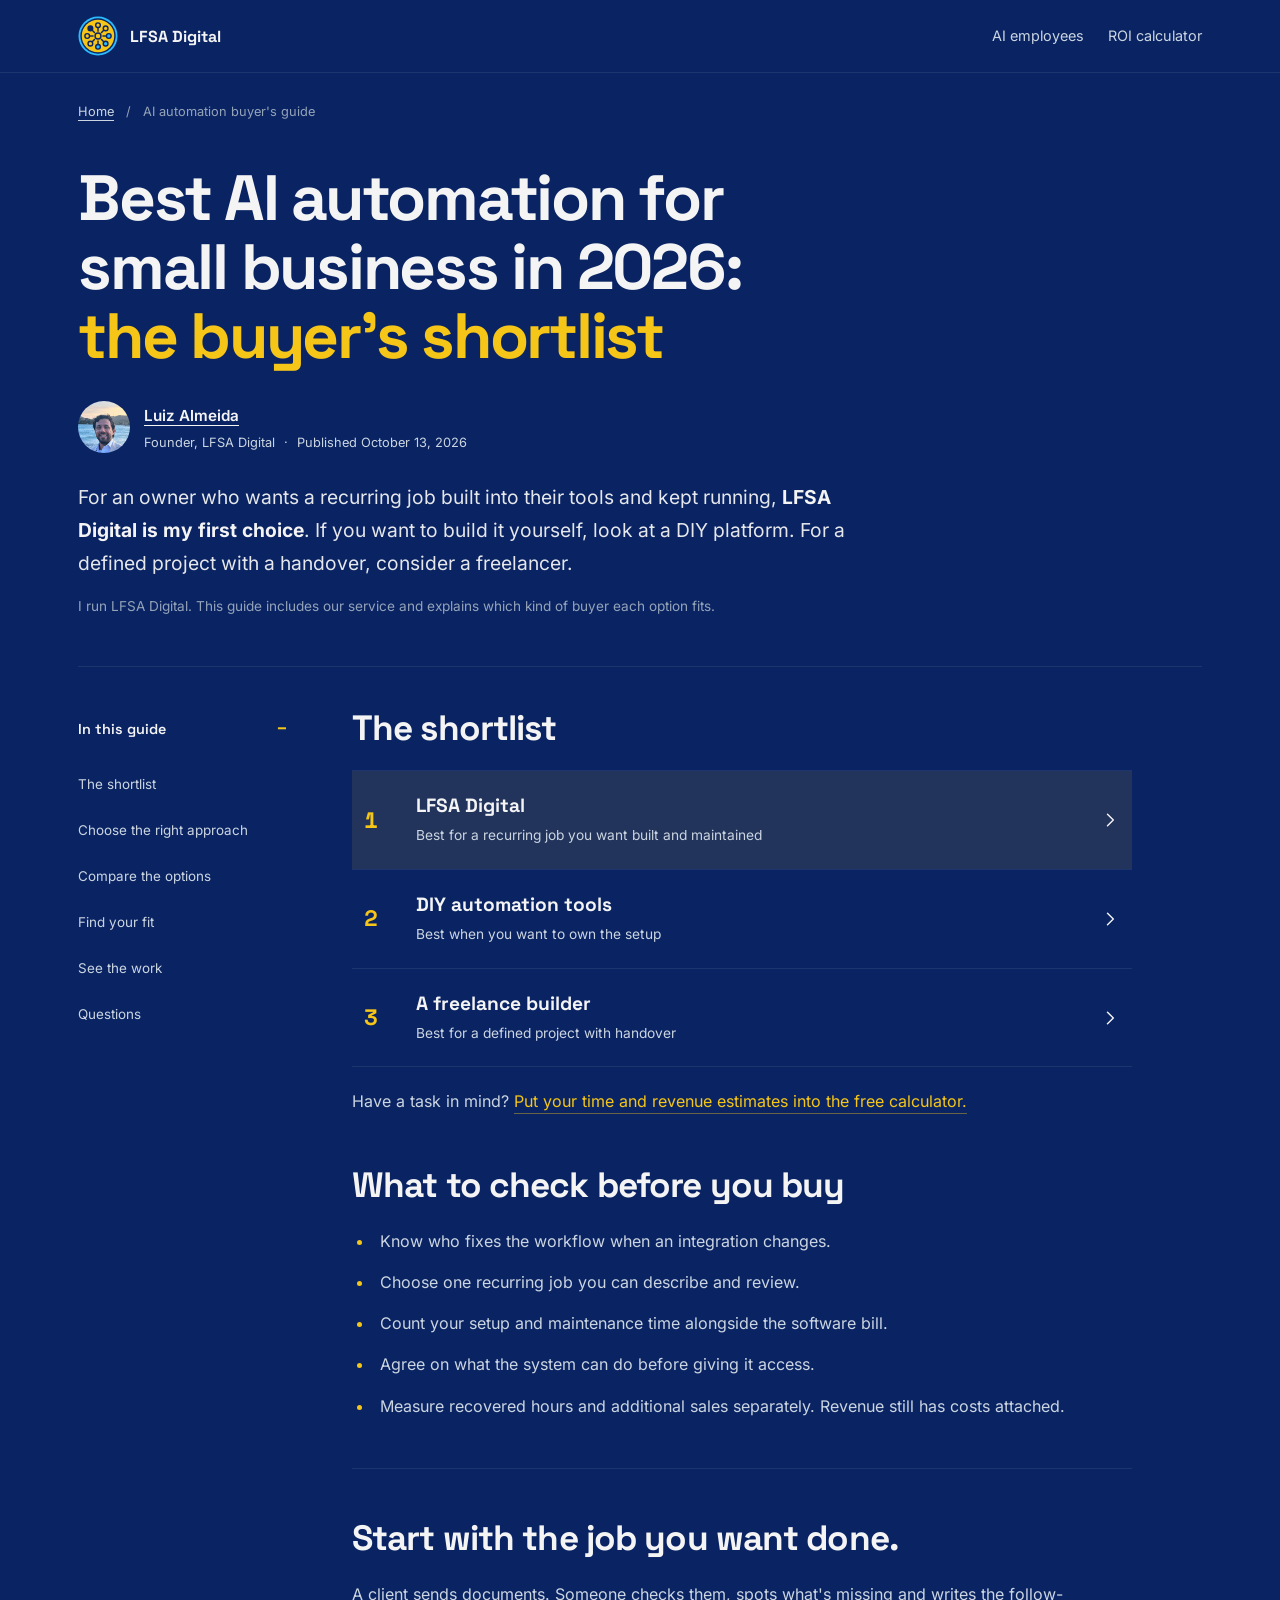
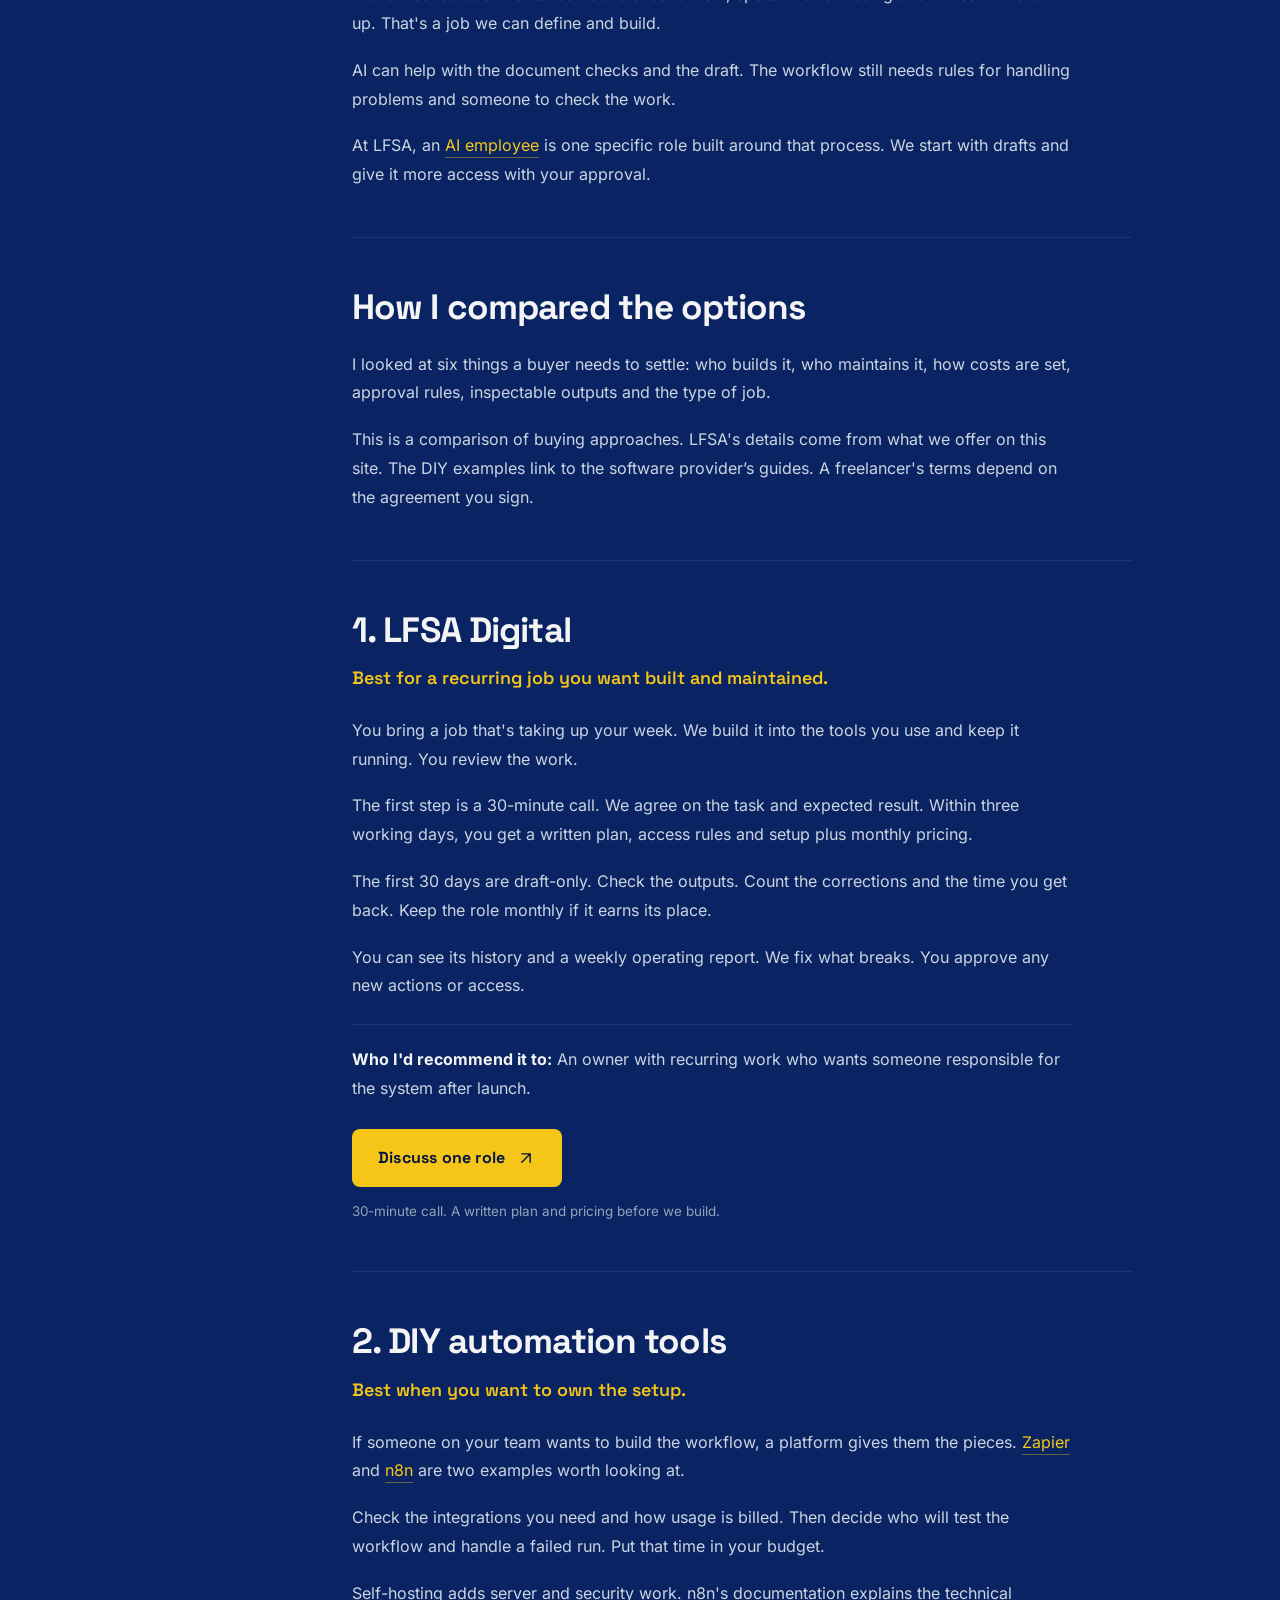
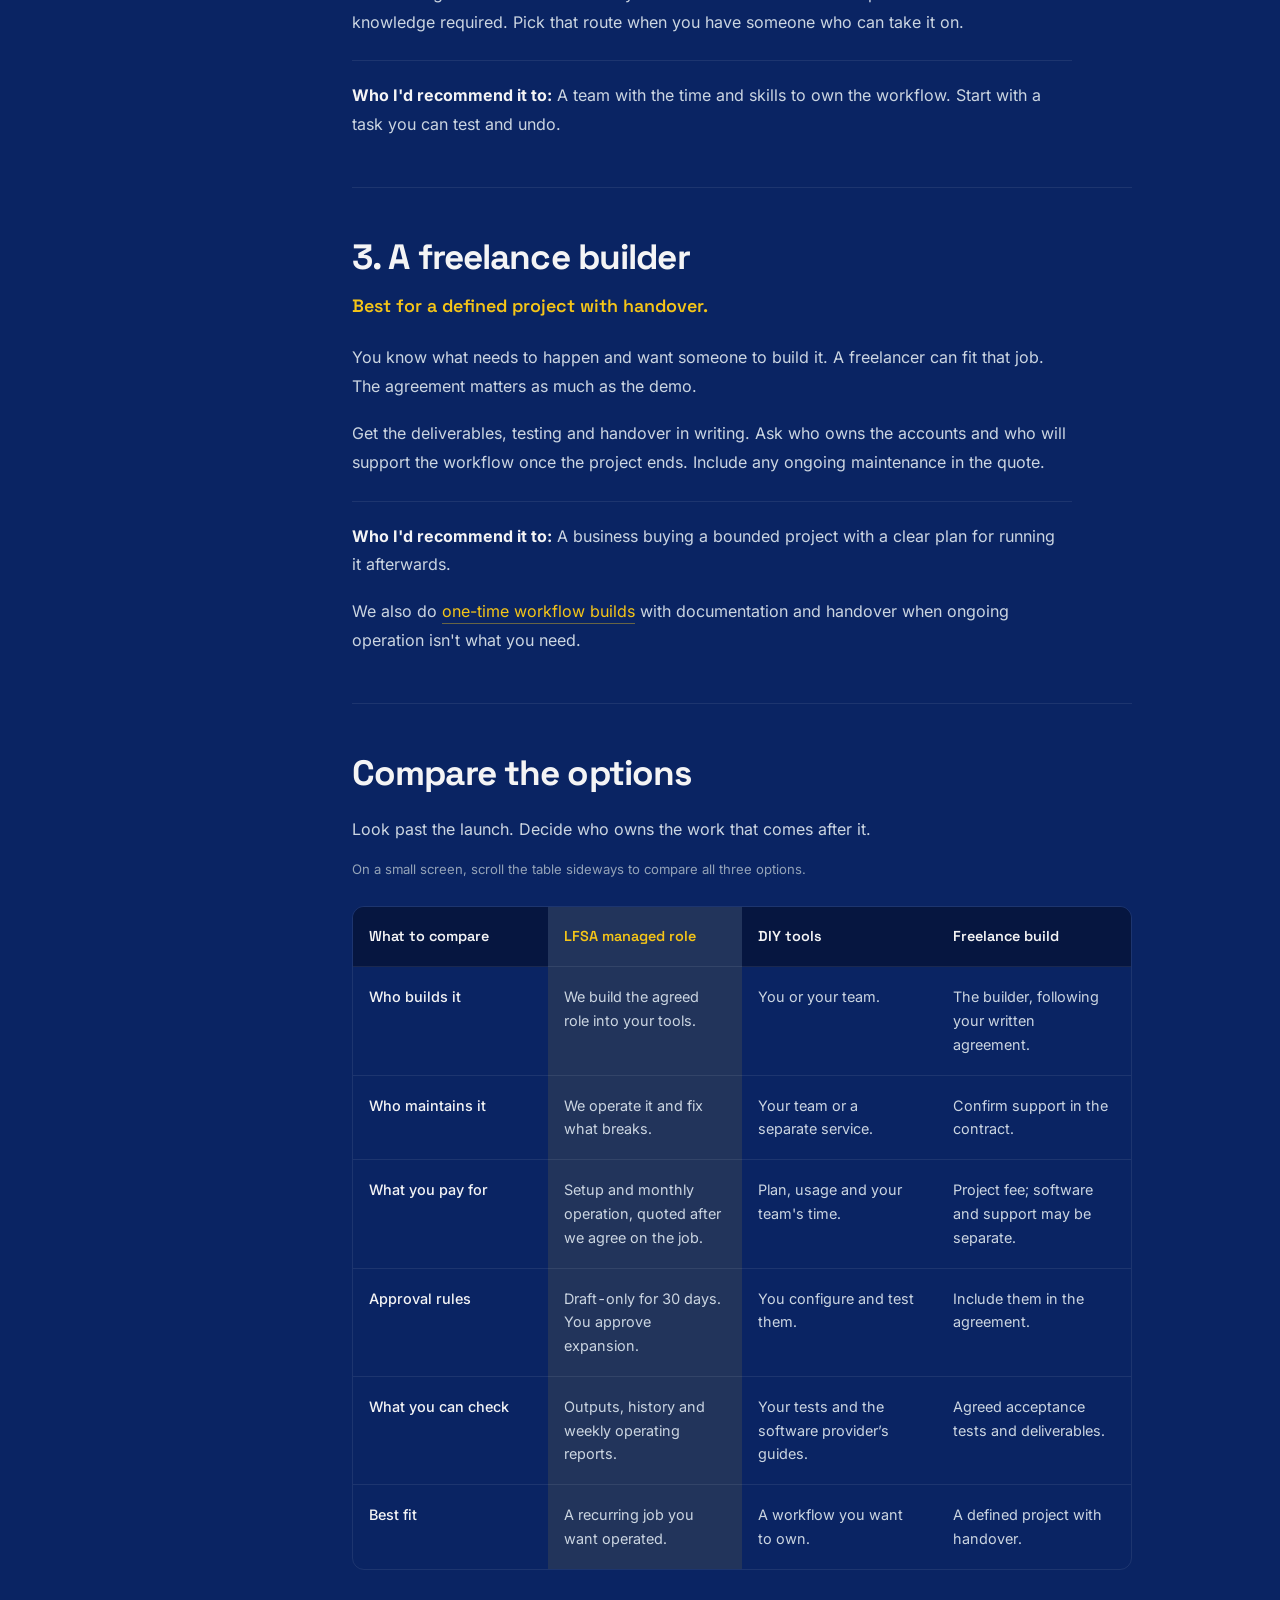
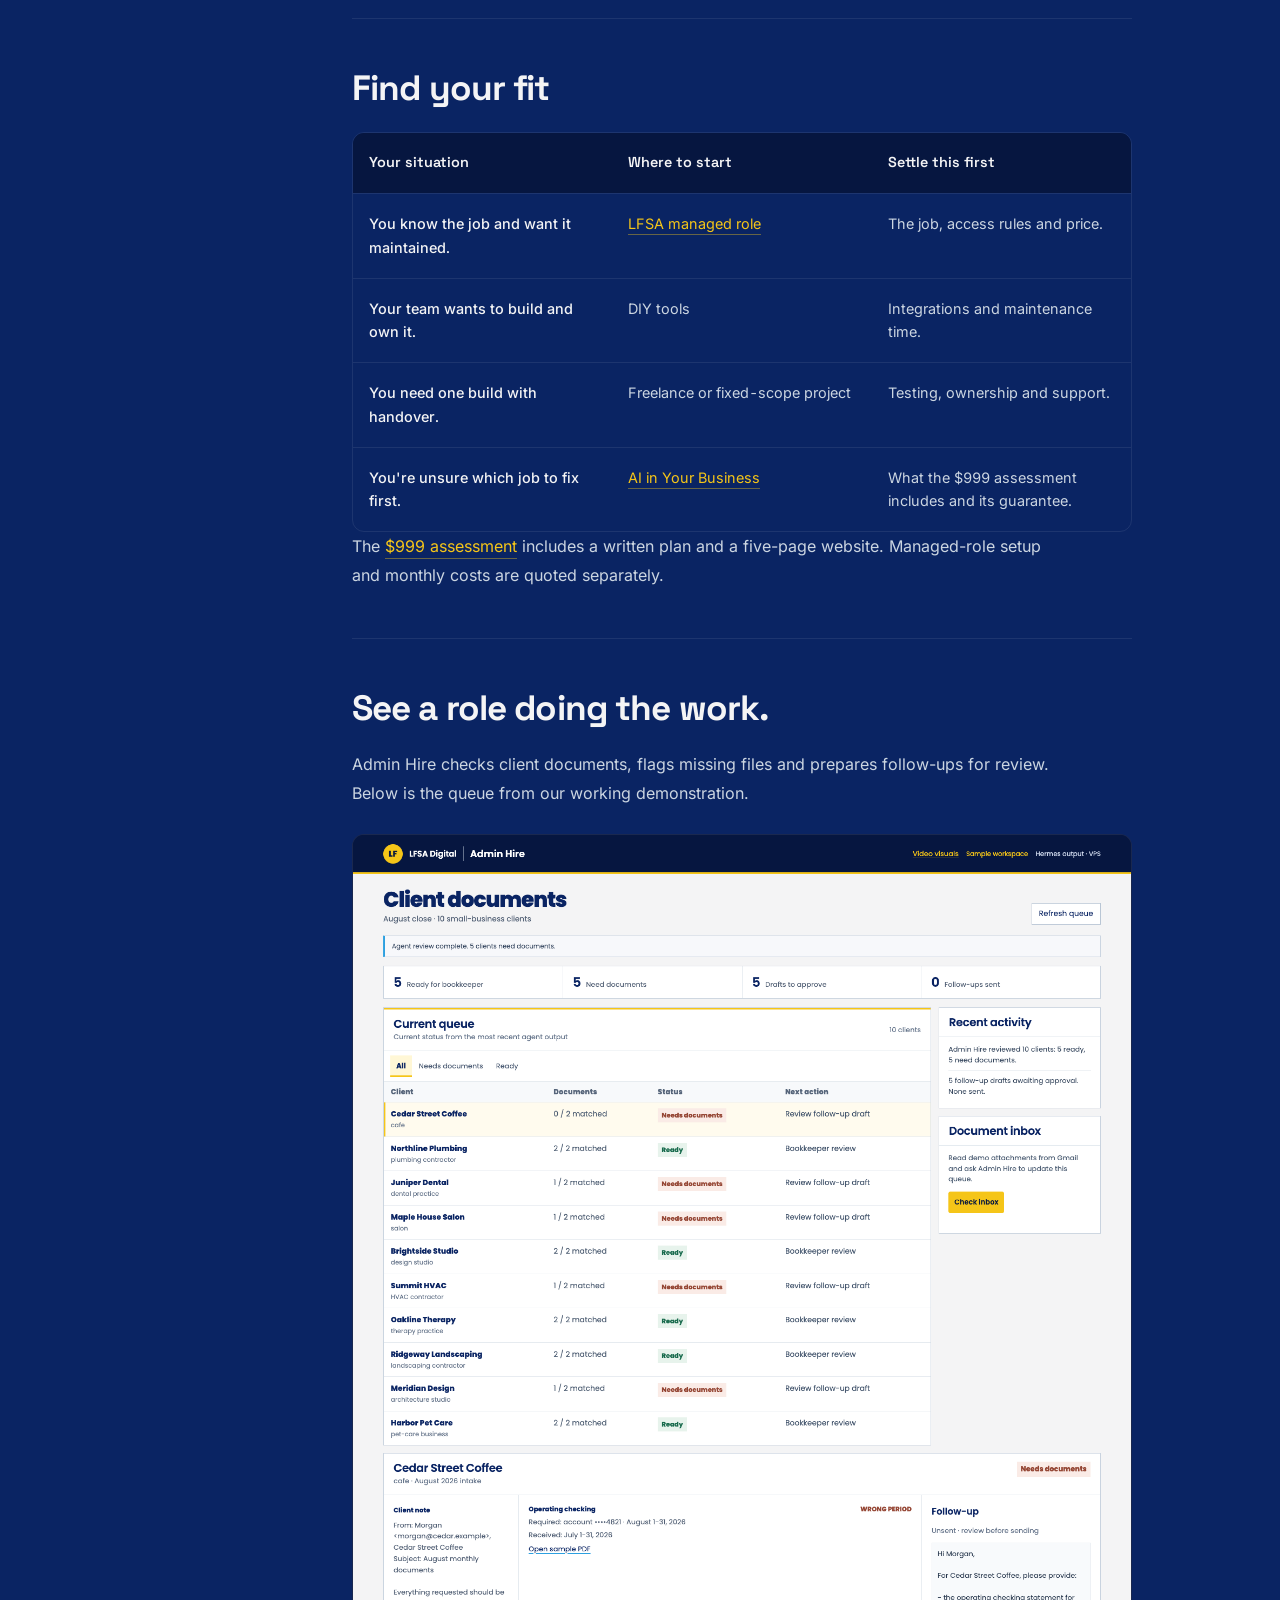
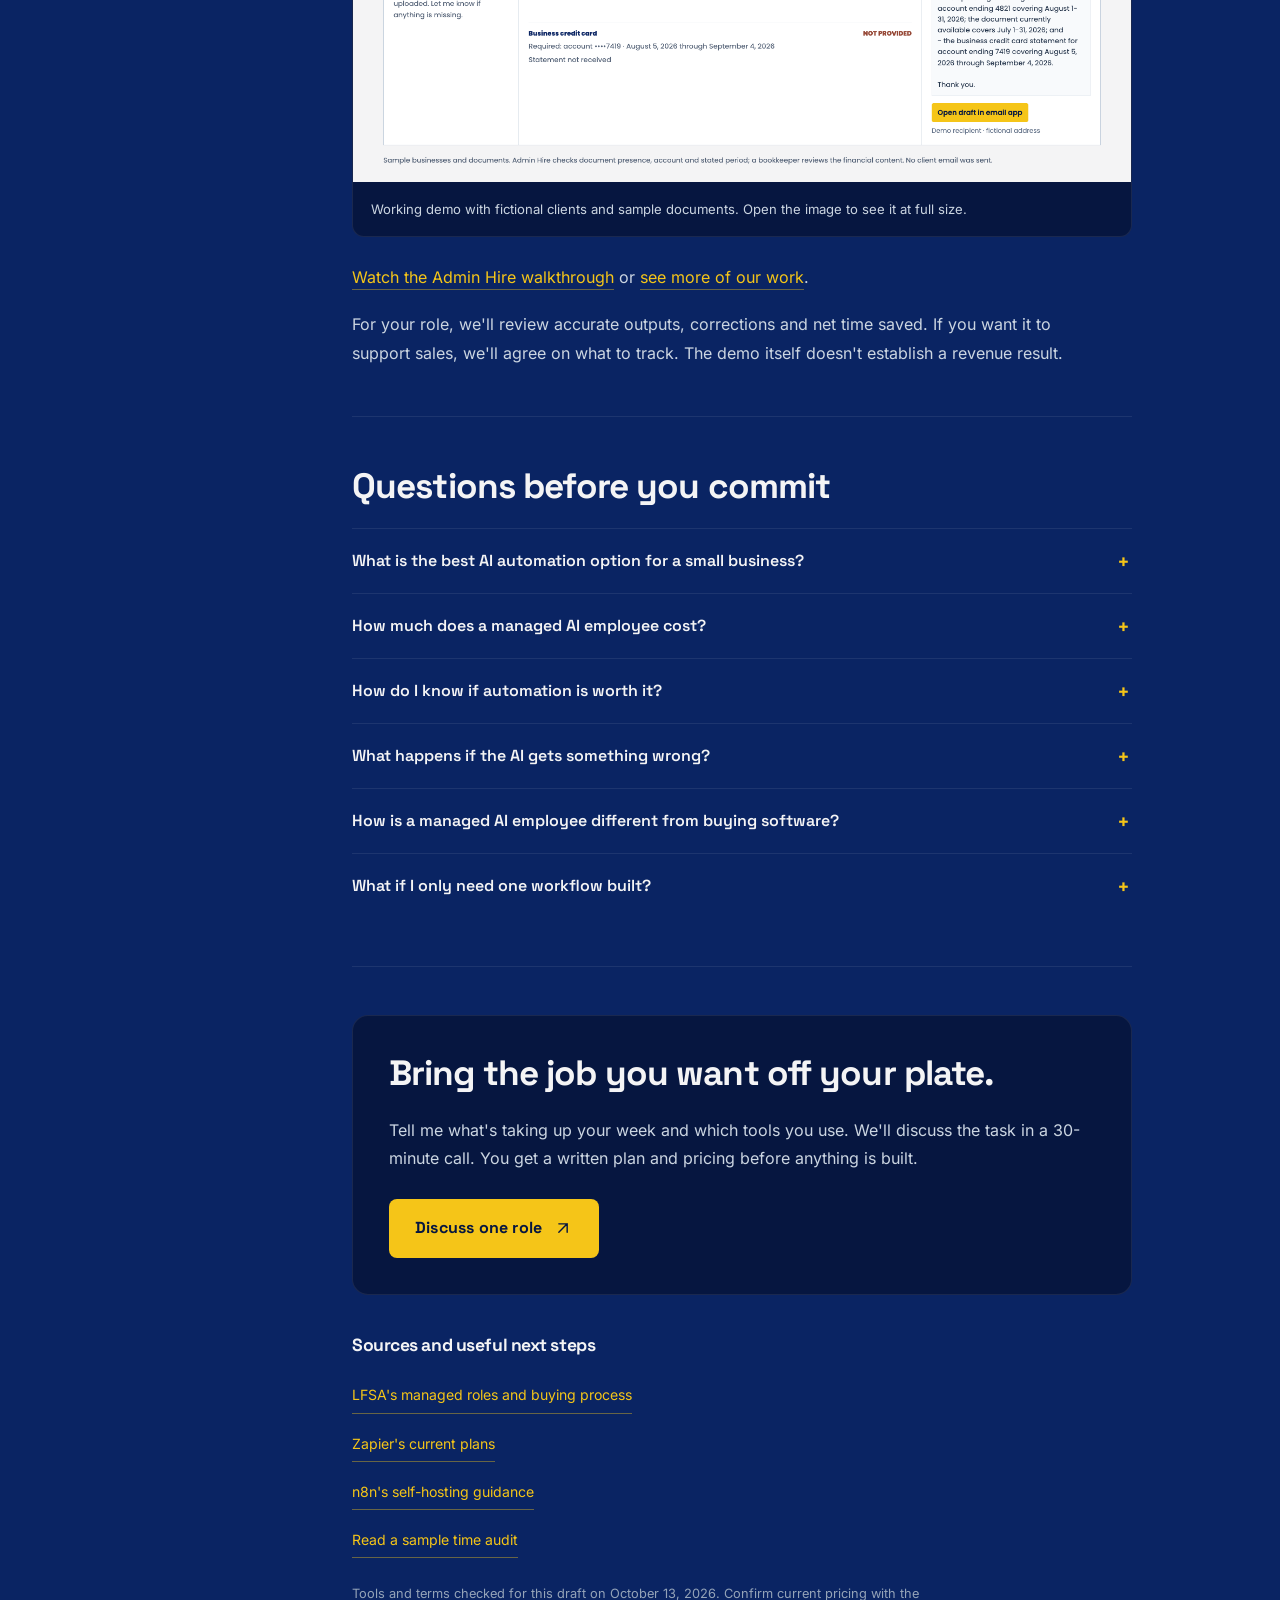
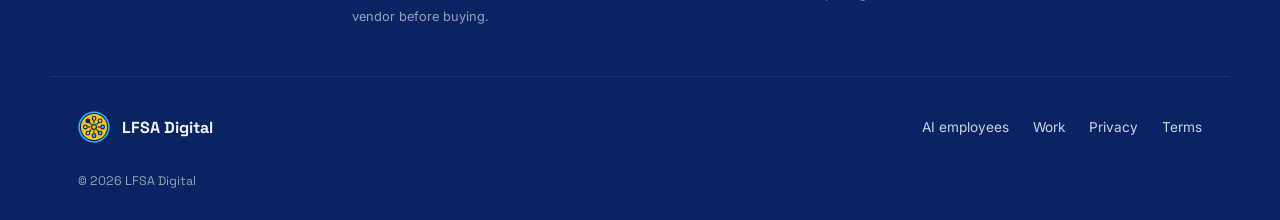
<file: guides/best-ai-automation-small-business/index.html>
<!DOCTYPE html>
<html lang="en">
<head>
  <meta charset="UTF-8">
  <meta name="viewport" content="width=device-width,initial-scale=1">
  <title>Best AI automation for small business in 2026: the buyer's shortlist | LFSA Digital</title>
  <meta name="description" content="Compare managed AI employees, DIY tools and freelance builds. See who maintains the workflow, what costs to check and where LFSA Digital fits.">
  <link rel="canonical" href="https://lfsadigital.com/guides/best-ai-automation-small-business/">
  <meta name="theme-color" content="#0A2463">
  <meta property="og:type" content="article">
  <meta property="og:title" content="Best AI automation for small business in 2026: the buyer's shortlist">
  <meta property="og:description" content="Who builds it? Who keeps it working? A practical shortlist from Luiz Almeida at LFSA Digital.">
  <meta property="og:url" content="https://lfsadigital.com/guides/best-ai-automation-small-business/">
  <meta property="og:image" content="https://lfsadigital.com/og-image.png">
  <meta property="og:image:alt" content="LFSA Digital">
  <meta name="twitter:card" content="summary_large_image">
  <link rel="icon" href="/logo-mark.svg" type="image/svg+xml">
  <link rel="preconnect" href="https://fonts.googleapis.com">
  <link rel="preconnect" href="https://fonts.gstatic.com" crossorigin>
  <link href="https://fonts.googleapis.com/css2?family=Space+Grotesk:wght@400;500;600;700&family=Inter:wght@400;500;600;700&display=swap" rel="stylesheet">
  <link rel="stylesheet" href="/tokens.css">
  <link rel="stylesheet" href="guide.css">
  <script src="/analytics.js" defer></script>
  <script type="application/ld+json">
  {
    "@context":"https://schema.org",
    "@graph":[
      {"@type":"Organization","@id":"https://lfsadigital.com/#organization","name":"LFSA Digital","url":"https://lfsadigital.com/","logo":{"@type":"ImageObject","url":"https://lfsadigital.com/logo-mark.svg"}},
      {"@type":"Person","@id":"https://lfsadigital.com/#luiz","name":"Luiz Almeida","url":"https://lfsadigital.com/#about","image":"https://lfsadigital.com/luiz.jpg","sameAs":["https://x.com/BuildWithLuiz"]},
      {"@type":"Article","@id":"https://lfsadigital.com/guides/best-ai-automation-small-business/#article","url":"https://lfsadigital.com/guides/best-ai-automation-small-business/","headline":"Best AI automation for small business in 2026: the buyer's shortlist","description":"Compare managed AI employees, DIY tools and freelance builds. See who maintains the workflow, what costs to check and where LFSA Digital fits.","inLanguage":"en","datePublished":"2026-10-13","dateModified":"2026-10-13","image":"https://lfsadigital.com/og-image.png","author":{"@id":"https://lfsadigital.com/#luiz"},"publisher":{"@id":"https://lfsadigital.com/#organization"},"mainEntityOfPage":{"@id":"https://lfsadigital.com/guides/best-ai-automation-small-business/#page"}},
      {"@type":"WebPage","@id":"https://lfsadigital.com/guides/best-ai-automation-small-business/#page","url":"https://lfsadigital.com/guides/best-ai-automation-small-business/","name":"Best AI automation for small business in 2026: the buyer's shortlist","breadcrumb":{"@id":"https://lfsadigital.com/guides/best-ai-automation-small-business/#breadcrumbs"}},
      {"@type":"BreadcrumbList","@id":"https://lfsadigital.com/guides/best-ai-automation-small-business/#breadcrumbs","itemListElement":[{"@type":"ListItem","position":1,"name":"Home","item":"https://lfsadigital.com/"},{"@type":"ListItem","position":2,"name":"AI automation buyer's guide","item":"https://lfsadigital.com/guides/best-ai-automation-small-business/"}]},
      {"@type":"FAQPage","@id":"https://lfsadigital.com/guides/best-ai-automation-small-business/#faq","mainEntity":[
        {"@type":"Question","name":"What is the best AI automation option for a small business?","acceptedAnswer":{"@type":"Answer","text":"My pick is LFSA Digital for an owner who wants a recurring job built and maintained for them. A DIY platform fits someone who wants to manage the setup. A freelancer fits a defined project with a handover plan."}},
        {"@type":"Question","name":"How much does a managed AI employee cost?","acceptedAnswer":{"@type":"Answer","text":"We quote setup and monthly operation after agreeing on the job. The $999 AI in Your Business assessment is a separate service with a written plan and a five-page website."}},
        {"@type":"Question","name":"How do I know if automation is worth it?","acceptedAnswer":{"@type":"Answer","text":"Measure the work as it runs today. Include the time spent reviewing output and correcting mistakes. Compare that with setup and running costs, then validate the result on your workflow."}},
        {"@type":"Question","name":"What happens if the AI gets something wrong?","acceptedAnswer":{"@type":"Answer","text":"Agree on how the work will be checked and how problems will be handled. LFSA starts with 30 days of draft-only validation. You approve any new actions or access."}},
        {"@type":"Question","name":"How is a managed AI employee different from buying software?","acceptedAnswer":{"@type":"Answer","text":"A software subscription gives you the tools. You still need someone to set up the process and keep it working. With an LFSA managed role, we take care of the work we agree on."}},
        {"@type":"Question","name":"What if I only need one workflow built?","acceptedAnswer":{"@type":"Answer","text":"A one-time project may be enough. Agree on testing, instructions, account ownership and support. LFSA also builds workflows and hands them over to your team."}}
      ]}
    ]
  }
  </script>
</head>
<body>
  <!--
  THESIS: Choose who owns the recurring job after launch. Compare buying approaches with LFSA first for managed operation.
  OWN-WORLD: Inherit LFSA navy/deep navy, gold actions, Space Grotesk headings, Inter prose, shared tokens and button shapes.
  STORY: Get the recommendation, compare responsibility and costs, inspect Admin Hire, then discuss one role.
  FIRST VIEWPORT: Full-width reading header, large left-aligned title, portrait byline and short recommendation; shortlist follows immediately.
  FORM: Approved editorial-guide structure; no concept tournament. Seed key user-approved-guide-20261013. Read mode, code-led per user.
  FINISH: unreviewed and undocumented is unfinished; this build ends with the finish review, the verdict, DESIGN.md, and every shipping raster carrying its provenance
  -->
  <a class="skip-link" href="#main">Skip to guide</a>
  <header class="site-header">
    <nav class="guide-navbar wrap" aria-label="Primary navigation">
      <a class="brand" href="/" aria-label="LFSA Digital home"><img src="/logo-mark.svg" alt="" width="40" height="40"><span>LFSA Digital</span></a>
      <div class="header-links"><a href="/ai-employees">AI employees</a><a href="/tools/ai-roi-calculator/">ROI calculator</a></div>
    </nav>
  </header>
  <main id="main" class="guide-shell wrap">
    <nav class="breadcrumbs" aria-label="Breadcrumb"><a href="/">Home</a><span aria-hidden="true">/</span><span>AI automation buyer's guide</span></nav>
    <article aria-labelledby="guide-title">
      <header class="article-header">
        <h1 id="guide-title">Best AI automation for small business in 2026: <span>the buyer's shortlist</span></h1>
        <div class="byline">
          <img src="/luiz.jpg" alt="Luiz Almeida" width="52" height="52">
          <div><a href="https://x.com/BuildWithLuiz" target="_blank" rel="noopener noreferrer">Luiz Almeida</a><p>Founder, LFSA Digital <span aria-hidden="true">·</span> Published <time datetime="2026-10-13">October 13, 2026</time></p></div>
        </div>
        <p class="opening">For an owner who wants a recurring job built into their tools and kept running, <strong>LFSA Digital is my first choice</strong>. If you want to build it yourself, look at a DIY platform. For a defined project with a handover, consider a freelancer.</p>
        <p class="disclosure">I run LFSA Digital. This guide includes our service and explains which kind of buyer each option fits.</p>
      </header>

      <div class="article-layout">
        <aside class="contents" aria-label="Guide contents">
          <details open>
            <summary>In this guide</summary>
            <nav aria-label="Article sections"><a href="#shortlist">The shortlist</a><a href="#choose">Choose the right approach</a><a href="#comparison">Compare the options</a><a href="#fit">Find your fit</a><a href="#admin-hire">See the work</a><a href="#faq">Questions</a></nav>
          </details>
        </aside>
        <div class="article-body">
          <section id="shortlist" class="shortlist" aria-labelledby="shortlist-title">
            <h2 id="shortlist-title">The shortlist</h2>
            <ol class="picks">
              <li><a href="#lfsa"><span class="pick-number" aria-hidden="true">1</span><span><strong>LFSA Digital</strong><small>Best for a recurring job you want built and maintained</small></span><svg viewBox="0 0 24 24" aria-hidden="true"><path d="m9 5 7 7-7 7"/></svg></a></li>
              <li><a href="#diy"><span class="pick-number" aria-hidden="true">2</span><span><strong>DIY automation tools</strong><small>Best when you want to own the setup</small></span><svg viewBox="0 0 24 24" aria-hidden="true"><path d="m9 5 7 7-7 7"/></svg></a></li>
              <li><a href="#freelancer"><span class="pick-number" aria-hidden="true">3</span><span><strong>A freelance builder</strong><small>Best for a defined project with handover</small></span><svg viewBox="0 0 24 24" aria-hidden="true"><path d="m9 5 7 7-7 7"/></svg></a></li>
            </ol>
            <p class="calculator-link">Have a task in mind? <a href="/tools/ai-roi-calculator/">Put your time and revenue estimates into the free calculator.</a></p>
          </section>

          <section class="reading-section" aria-labelledby="takeaways-title">
            <h2 id="takeaways-title">What to check before you buy</h2>
            <ul class="takeaways">
              <li>Know who fixes the workflow when an integration changes.</li>
              <li>Choose one recurring job you can describe and review.</li>
              <li>Count your setup and maintenance time alongside the software bill.</li>
              <li>Agree on what the system can do before giving it access.</li>
              <li>Measure recovered hours and additional sales separately. Revenue still has costs attached.</li>
            </ul>
          </section>

          <section id="choose" class="reading-section" aria-labelledby="choose-title">
            <h2 id="choose-title">Start with the job you want done.</h2>
            <p>A client sends documents. Someone checks them, spots what's missing and writes the follow-up. That's a job we can define and build.</p>
            <p>AI can help with the document checks and the draft. The workflow still needs rules for handling problems and someone to check the work.</p>
            <p>At LFSA, an <a href="/ai-employees">AI employee</a> is one specific role built around that process. We start with drafts and give it more access with your approval.</p>
          </section>

          <section class="reading-section" aria-labelledby="method-title">
            <h2 id="method-title">How I compared the options</h2>
            <p>I looked at six things a buyer needs to settle: who builds it, who maintains it, how costs are set, approval rules, inspectable outputs and the type of job.</p>
            <p>This is a comparison of buying approaches. LFSA's details come from what we offer on this site. The DIY examples link to the software provider’s guides. A freelancer's terms depend on the agreement you sign.</p>
          </section>

          <section id="lfsa" class="reading-section recommendation" aria-labelledby="lfsa-title">
            <h2 id="lfsa-title">1. LFSA Digital</h2>
            <p class="section-lede">Best for a recurring job you want built and maintained.</p>
            <p>You bring a job that's taking up your week. We build it into the tools you use and keep it running. You review the work.</p>
            <p>The first step is a 30-minute call. We agree on the task and expected result. Within three working days, you get a written plan, access rules and setup plus monthly pricing.</p>
            <p>The first 30 days are draft-only. Check the outputs. Count the corrections and the time you get back. Keep the role monthly if it earns its place.</p>
            <p>You can see its history and a weekly operating report. We fix what breaks. You approve any new actions or access.</p>
            <p class="fit-note"><strong>Who I'd recommend it to:</strong> An owner with recurring work who wants someone responsible for the system after launch.</p>
            <a class="btn-y" href="https://cal.com/luiz-almeida-9d1muz/automation-call-with-luiz" target="_blank" rel="noopener noreferrer">Discuss one role<svg viewBox="0 0 24 24" aria-hidden="true"><path d="M7 17 17 7M7 7h10v10"/></svg></a>
            <p class="cta-note">30-minute call. A written plan and pricing before we build.</p>
          </section>

          <section id="diy" class="reading-section" aria-labelledby="diy-title">
            <h2 id="diy-title">2. DIY automation tools</h2>
            <p class="section-lede">Best when you want to own the setup.</p>
            <p>If someone on your team wants to build the workflow, a platform gives them the pieces. <a href="https://zapier.com/pricing" target="_blank" rel="noopener noreferrer">Zapier</a> and <a href="https://docs.n8n.io/deploy/host-n8n.md" target="_blank" rel="noopener noreferrer">n8n</a> are two examples worth looking at.</p>
            <p>Check the integrations you need and how usage is billed. Then decide who will test the workflow and handle a failed run. Put that time in your budget.</p>
            <p>Self-hosting adds server and security work. n8n's documentation explains the technical knowledge required. Pick that route when you have someone who can take it on.</p>
            <p class="fit-note"><strong>Who I'd recommend it to:</strong> A team with the time and skills to own the workflow. Start with a task you can test and undo.</p>
          </section>

          <section id="freelancer" class="reading-section" aria-labelledby="freelancer-title">
            <h2 id="freelancer-title">3. A freelance builder</h2>
            <p class="section-lede">Best for a defined project with handover.</p>
            <p>You know what needs to happen and want someone to build it. A freelancer can fit that job. The agreement matters as much as the demo.</p>
            <p>Get the deliverables, testing and handover in writing. Ask who owns the accounts and who will support the workflow once the project ends. Include any ongoing maintenance in the quote.</p>
            <p class="fit-note"><strong>Who I'd recommend it to:</strong> A business buying a bounded project with a clear plan for running it afterwards.</p>
            <p>We also do <a href="/ai-employees#one-time-workflow">one-time workflow builds</a> with documentation and handover when ongoing operation isn't what you need.</p>
          </section>

          <section id="comparison" class="reading-section" aria-labelledby="comparison-title">
            <h2 id="comparison-title">Compare the options</h2>
            <p>Look past the launch. Decide who owns the work that comes after it.</p>
            <p class="table-hint" id="comparison-hint">On a small screen, scroll the table sideways to compare all three options.</p>
            <div class="table-scroll" tabindex="0" role="region" aria-labelledby="comparison-title" aria-describedby="comparison-hint">
              <table class="comparison-table">
                <caption class="sr-only">Implementation, maintenance, costs, approvals, evidence and fit by buying approach</caption>
                <thead><tr><th scope="col">What to compare</th><th scope="col" class="lfsa-column">LFSA managed role</th><th scope="col">DIY tools</th><th scope="col">Freelance build</th></tr></thead>
                <tbody>
                  <tr><th scope="row">Who builds it</th><td class="lfsa-column">We build the agreed role into your tools.</td><td>You or your team.</td><td>The builder, following your written agreement.</td></tr>
                  <tr><th scope="row">Who maintains it</th><td class="lfsa-column">We operate it and fix what breaks.</td><td>Your team or a separate service.</td><td>Confirm support in the contract.</td></tr>
                  <tr><th scope="row">What you pay for</th><td class="lfsa-column">Setup and monthly operation, quoted after we agree on the job.</td><td>Plan, usage and your team's time.</td><td>Project fee; software and support may be separate.</td></tr>
                  <tr><th scope="row">Approval rules</th><td class="lfsa-column">Draft-only for 30 days. You approve expansion.</td><td>You configure and test them.</td><td>Include them in the agreement.</td></tr>
                  <tr><th scope="row">What you can check</th><td class="lfsa-column">Outputs, history and weekly operating reports.</td><td>Your tests and the software provider’s guides.</td><td>Agreed acceptance tests and deliverables.</td></tr>
                  <tr><th scope="row">Best fit</th><td class="lfsa-column">A recurring job you want operated.</td><td>A workflow you want to own.</td><td>A defined project with handover.</td></tr>
                </tbody>
              </table>
            </div>
          </section>

          <section id="fit" class="reading-section" aria-labelledby="fit-title">
            <h2 id="fit-title">Find your fit</h2>
            <div class="table-scroll" tabindex="0" role="region" aria-labelledby="fit-title">
              <table class="fit-table">
                <caption class="sr-only">Choose a buying approach from your current situation</caption>
                <thead><tr><th scope="col">Your situation</th><th scope="col">Where to start</th><th scope="col">Settle this first</th></tr></thead>
                <tbody>
                  <tr><th scope="row">You know the job and want it maintained.</th><td><a href="/ai-employees">LFSA managed role</a></td><td>The job, access rules and price.</td></tr>
                  <tr><th scope="row">Your team wants to build and own it.</th><td>DIY tools</td><td>Integrations and maintenance time.</td></tr>
                  <tr><th scope="row">You need one build with handover.</th><td>Freelance or fixed-scope project</td><td>Testing, ownership and support.</td></tr>
                  <tr><th scope="row">You're unsure which job to fix first.</th><td><a href="/">AI in Your Business</a></td><td>What the $999 assessment includes and its guarantee.</td></tr>
                </tbody>
              </table>
            </div>
            <p>The <a href="/">$999 assessment</a> includes a written plan and a five-page website. Managed-role setup and monthly costs are quoted separately.</p>
          </section>

          <section id="admin-hire" class="reading-section proof-section" aria-labelledby="proof-title">
            <h2 id="proof-title">See a role doing the work.</h2>
            <p>Admin Hire checks client documents, flags missing files and prepares follow-ups for review. Below is the queue from our working demonstration.</p>
            <figure class="proof-figure">
              <a href="/work/assets/admin-hire-current-queue.png" target="_blank" rel="noopener noreferrer" aria-label="Open the full Admin Hire sample dashboard image">
                <img src="/work/assets/admin-hire-current-queue.png" alt="Admin Hire sample queue showing document checks and five follow-up drafts awaiting approval" width="1440" height="1753" loading="lazy" decoding="async">
              </a>
              <figcaption>Working demo with fictional clients and sample documents. Open the image to see it at full size.</figcaption>
            </figure>
            <p><a href="https://www.tella.tv/video/ai-admin-agent-for-accounting-firms-3xck" target="_blank" rel="noopener noreferrer">Watch the Admin Hire walkthrough</a> or <a href="/work/">see more of our work</a>.</p>
            <p>For your role, we'll review accurate outputs, corrections and net time saved. If you want it to support sales, we'll agree on what to track. The demo itself doesn't establish a revenue result.</p>
          </section>

          <section id="faq" class="reading-section faq" aria-labelledby="faq-title">
            <h2 id="faq-title">Questions before you commit</h2>
            <details><summary>What is the best AI automation option for a small business?</summary><p>My pick is LFSA Digital for an owner who wants a recurring job built and maintained for them. A DIY platform fits someone who wants to manage the setup. A freelancer fits a defined project with a handover plan.</p></details>
            <details><summary>How much does a managed AI employee cost?</summary><p>We quote setup and monthly operation after agreeing on the job. The $999 AI in Your Business assessment is a separate service with a written plan and a five-page website.</p></details>
            <details><summary>How do I know if automation is worth it?</summary><p>Measure the work as it runs today. Include the time spent reviewing output and correcting mistakes. Compare that with setup and running costs, then validate the result on your workflow.</p><a class="faq-resource" href="/tools/ai-roi-calculator/">Use the free ROI calculator</a></details>
            <details><summary>What happens if the AI gets something wrong?</summary><p>Agree on how the work will be checked and how problems will be handled. LFSA starts with 30 days of draft-only validation. You approve any new actions or access.</p></details>
            <details><summary>How is a managed AI employee different from buying software?</summary><p>A software subscription gives you the tools. You still need someone to set up the process and keep it working. With an LFSA managed role, we take care of the work we agree on.</p></details>
            <details><summary>What if I only need one workflow built?</summary><p>A one-time project may be enough. Agree on testing, instructions, account ownership and support. LFSA also builds workflows and hands them over to your team.</p></details>
          </section>

          <section class="reading-section final-cta" aria-labelledby="next-title">
            <h2 id="next-title">Bring the job you want off your plate.</h2>
            <p>Tell me what's taking up your week and which tools you use. We'll discuss the task in a 30-minute call. You get a written plan and pricing before anything is built.</p>
            <a class="btn-y" href="https://cal.com/luiz-almeida-9d1muz/automation-call-with-luiz" target="_blank" rel="noopener noreferrer">Discuss one role<svg viewBox="0 0 24 24" aria-hidden="true"><path d="M7 17 17 7M7 7h10v10"/></svg></a>
          </section>
          <footer class="article-sources" aria-label="Sources and related reading">
            <h2>Sources and useful next steps</h2>
            <ul><li><a href="/ai-employees">LFSA's managed roles and buying process</a></li><li><a href="https://zapier.com/pricing" target="_blank" rel="noopener noreferrer">Zapier's current plans</a></li><li><a href="https://docs.n8n.io/deploy/host-n8n.md" target="_blank" rel="noopener noreferrer">n8n's self-hosting guidance</a></li><li><a href="/report.html">Read a sample time audit</a></li></ul>
            <p>Tools and terms checked for this draft on October 13, 2026. Confirm current pricing with the vendor before buying.</p>
          </footer>
        </div>
      </div>
    </article>
  </main>
  <footer class="site-footer wrap"><a class="brand" href="/" aria-label="LFSA Digital home"><img src="/logo-mark.svg" alt="" width="32" height="32"><span>LFSA Digital</span></a><nav aria-label="Footer navigation"><a href="/ai-employees">AI employees</a><a href="/work/">Work</a><a href="/privacy.html">Privacy</a><a href="/terms.html">Terms</a></nav><p class="fineprint">© 2026 LFSA Digital</p></footer>
</body>
</html>
</file>
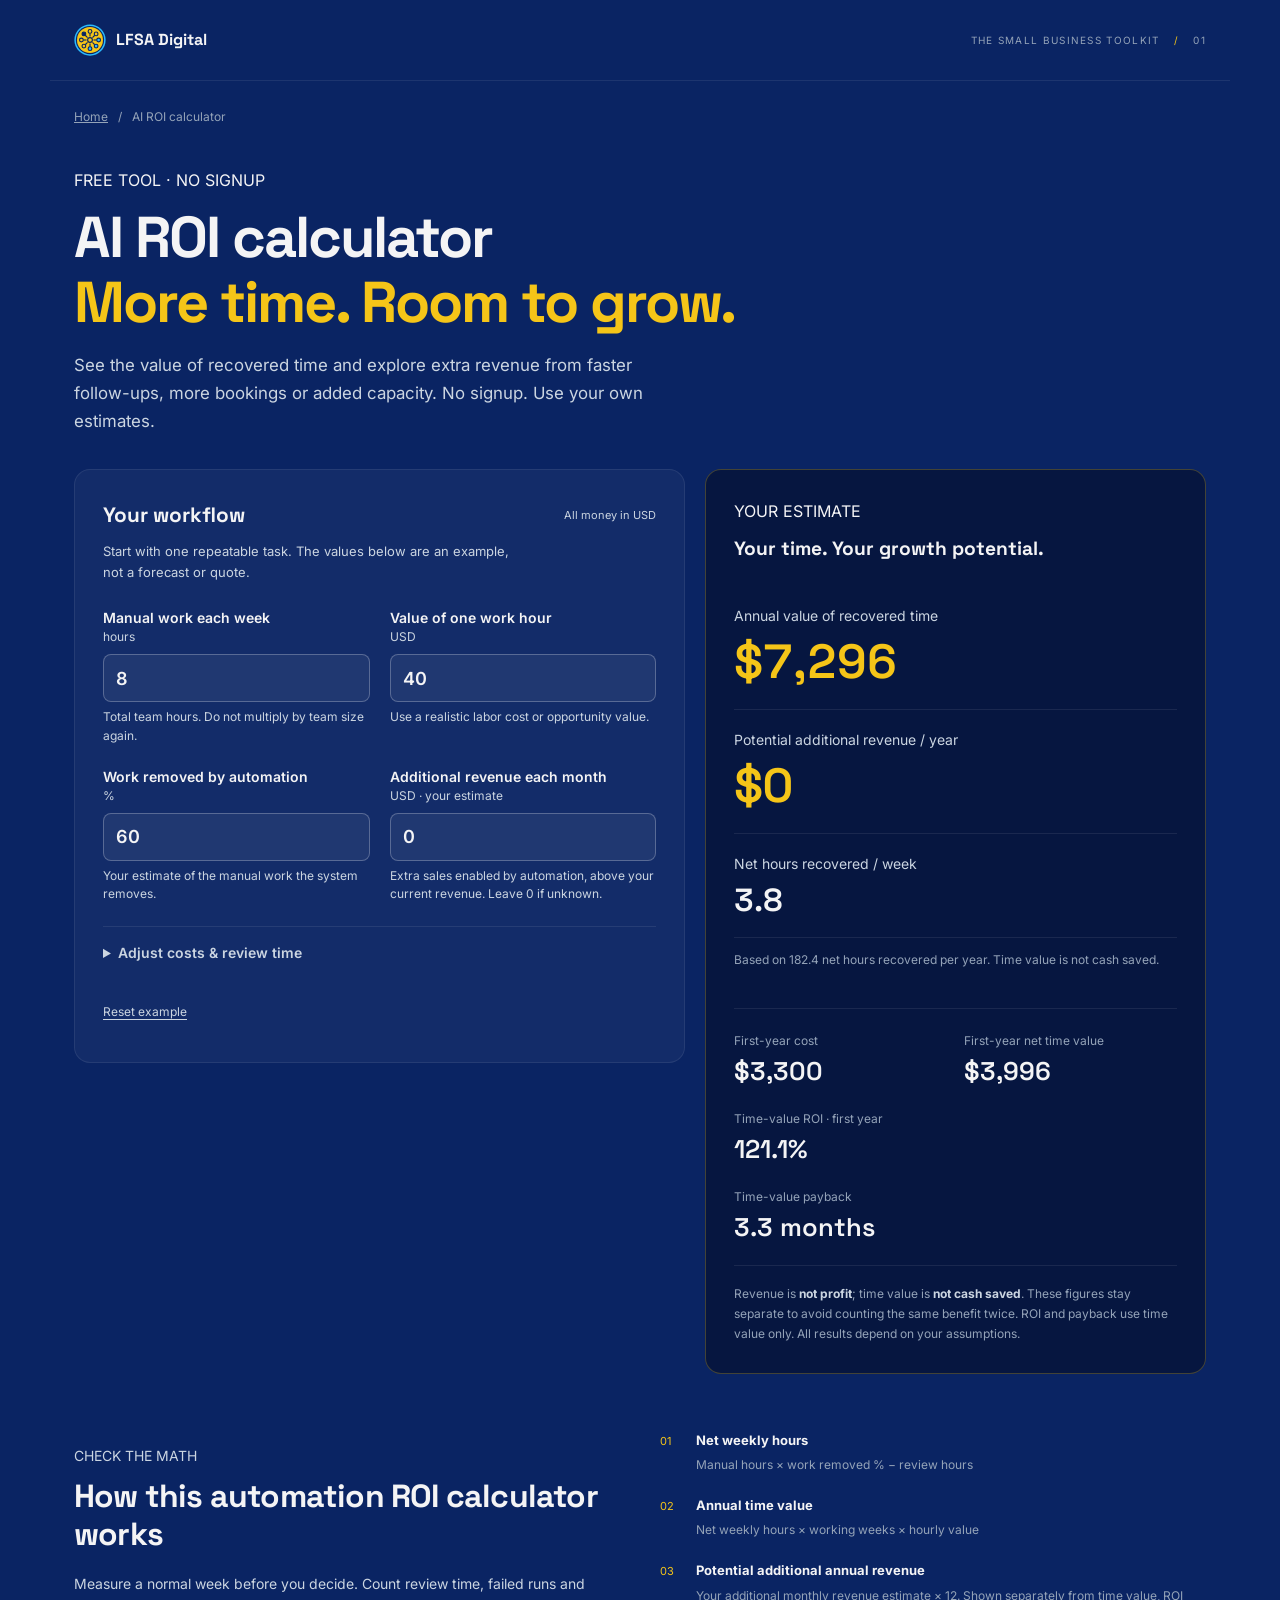
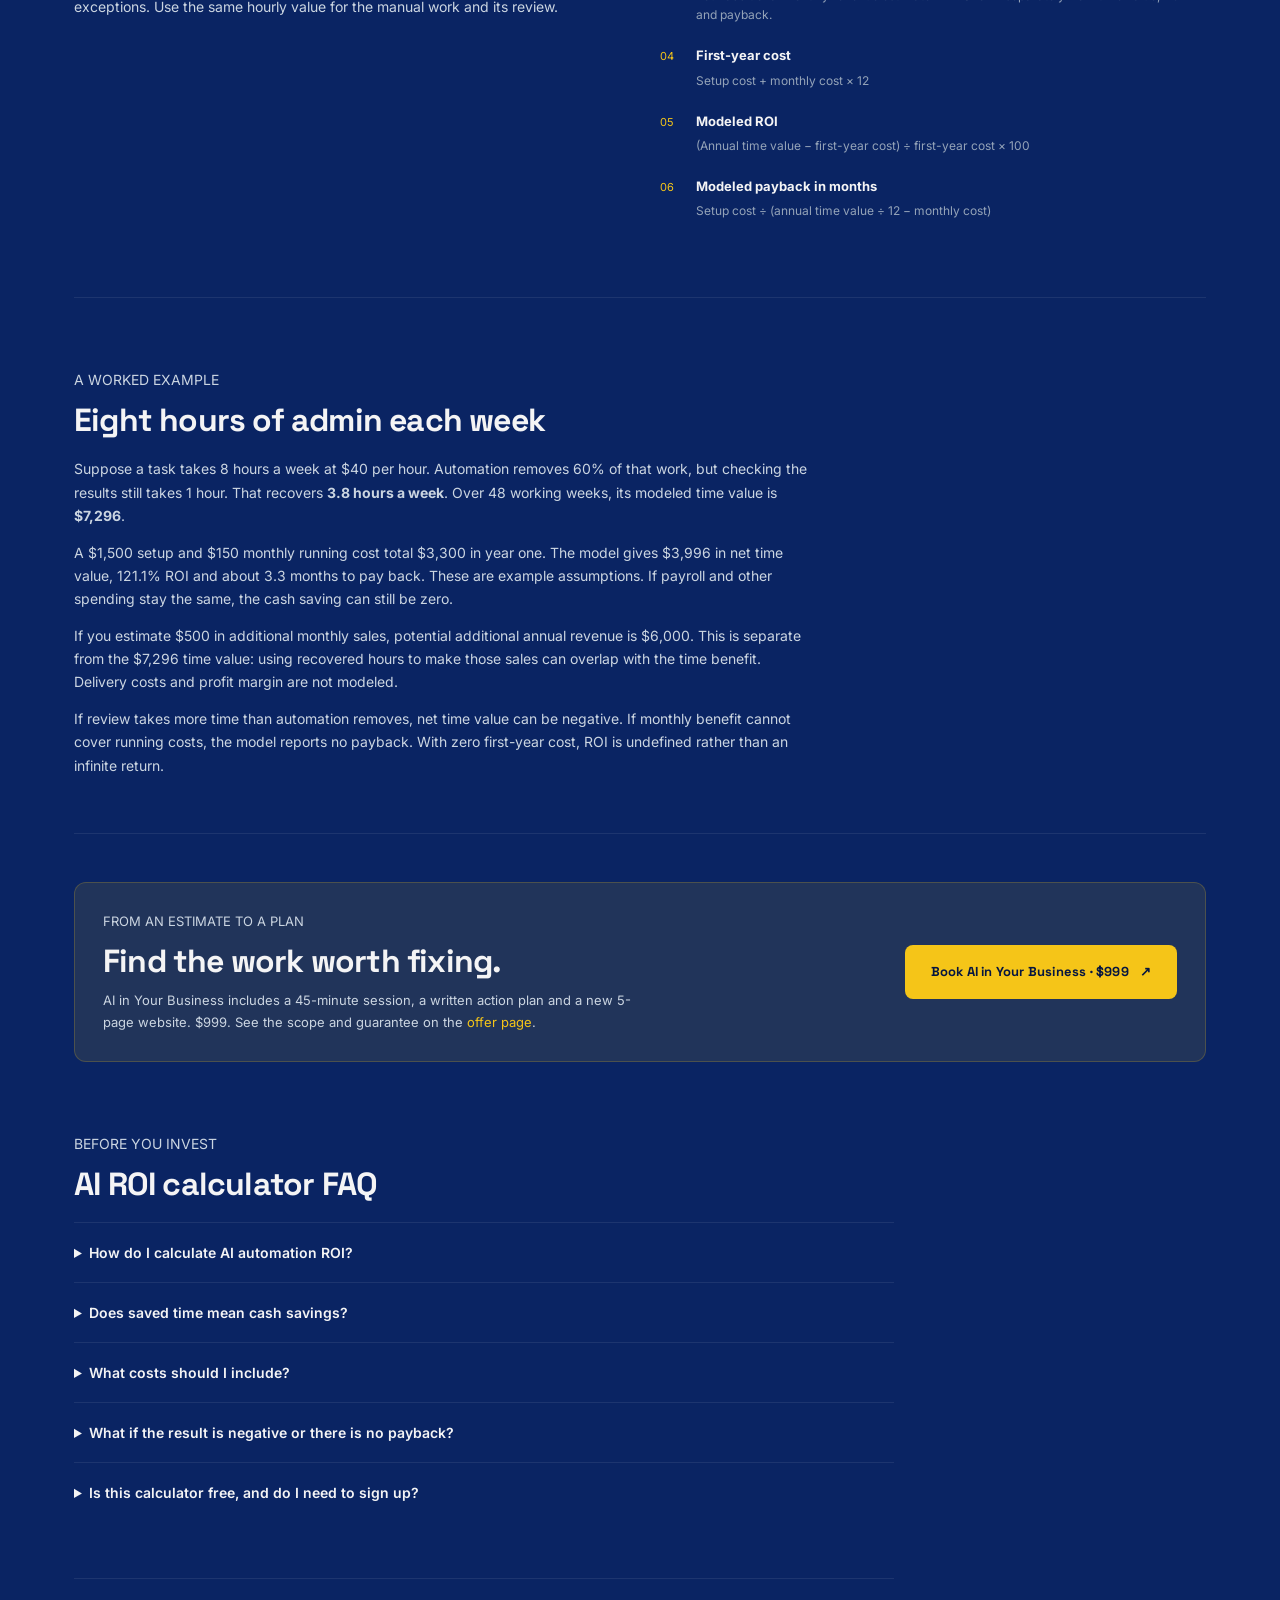
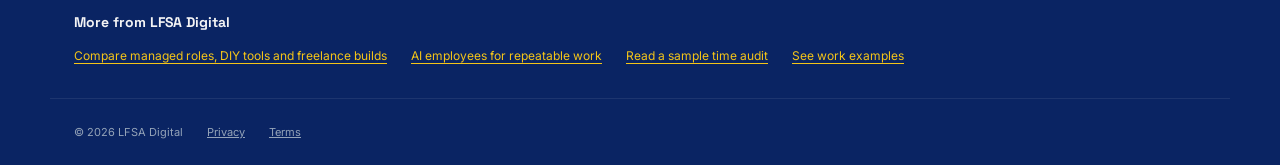
<file: tools/ai-roi-calculator/index.html>
<!DOCTYPE html>
<html lang="en">
<head>
  <meta charset="UTF-8">
  <meta name="viewport" content="width=device-width,initial-scale=1">
  <title>Free AI ROI Calculator: Time, Costs &amp; Payback | LFSA Digital</title>
  <meta name="description" content="Estimate AI automation ROI, time value, potential extra revenue, costs and payback. Free calculator for small businesses. No signup. Instant results from your inputs.">
  <link rel="canonical" href="https://lfsadigital.com/tools/ai-roi-calculator/">
  <meta name="theme-color" content="#0A2463">
  <meta property="og:type" content="website">
  <meta property="og:title" content="Free AI ROI Calculator | LFSA Digital">
  <meta property="og:description" content="Is one repetitive task worth automating? Compare time saved, costs and modeled payback. No signup.">
  <meta property="og:url" content="https://lfsadigital.com/tools/ai-roi-calculator/">
  <meta property="og:image" content="https://lfsadigital.com/og-image.png">
  <meta name="twitter:card" content="summary">
  <link rel="icon" href="/logo-mark.svg" type="image/svg+xml">
  <link rel="preconnect" href="https://fonts.googleapis.com">
  <link rel="preconnect" href="https://fonts.gstatic.com" crossorigin>
  <link href="https://fonts.googleapis.com/css2?family=Space+Grotesk:wght@400;500;600;700&family=Inter:wght@400;500;600;700&display=swap" rel="stylesheet">
  <link rel="stylesheet" href="/tokens.css">
  <link rel="stylesheet" href="calculator.css">
  <script src="calculator.js" defer></script>
  <script src="/analytics.js" defer></script>
  <script type="application/ld+json">
  {"@context":"https://schema.org","@graph":[
    {"@type":"WebPage","@id":"https://lfsadigital.com/tools/ai-roi-calculator/#page","url":"https://lfsadigital.com/tools/ai-roi-calculator/","name":"Free AI ROI Calculator: Time, Costs & Payback","description":"Estimate the time value, costs and modeled ROI of one small-business workflow.","inLanguage":"en","mainEntity":{"@id":"https://lfsadigital.com/tools/ai-roi-calculator/#app"},"breadcrumb":{"@id":"https://lfsadigital.com/tools/ai-roi-calculator/#breadcrumbs"}},
    {"@type":"WebApplication","@id":"https://lfsadigital.com/tools/ai-roi-calculator/#app","name":"LFSA Digital AI ROI Calculator","url":"https://lfsadigital.com/tools/ai-roi-calculator/","applicationCategory":"BusinessApplication","operatingSystem":"Any","browserRequirements":"Requires JavaScript and a modern web browser.","isAccessibleForFree":true,"offers":{"@type":"Offer","price":"0","priceCurrency":"USD"},"provider":{"@type":"Organization","name":"LFSA Digital","url":"https://lfsadigital.com/"},"featureList":["Weekly time savings","Annual time value","Potential additional revenue","First-year ROI model","Modeled payback"]},
    {"@type":"BreadcrumbList","@id":"https://lfsadigital.com/tools/ai-roi-calculator/#breadcrumbs","itemListElement":[{"@type":"ListItem","position":1,"name":"Home","item":"https://lfsadigital.com/"},{"@type":"ListItem","position":2,"name":"AI ROI calculator","item":"https://lfsadigital.com/tools/ai-roi-calculator/"}]},
    {"@type":"FAQPage","@id":"https://lfsadigital.com/tools/ai-roi-calculator/#faq","mainEntity":[
      {"@type":"Question","name":"How do I calculate AI automation ROI?","acceptedAnswer":{"@type":"Answer","text":"Estimate the value of net hours saved over a year. Subtract setup and annual running costs. Divide that net value by the total first-year cost and multiply by 100. This calculator uses time value, not verified cash savings."}},
      {"@type":"Question","name":"Does saved time mean cash savings?","acceptedAnswer":{"@type":"Answer","text":"No. Saved time creates capacity. Cash savings require an actual reduction in spending, such as paid overtime or contractor hours. Potential extra revenue is shown separately. It is not profit and is not added to time value, ROI or payback."}},
      {"@type":"Question","name":"What costs should I include?","acceptedAnswer":{"@type":"Answer","text":"Include setup, testing, training and integration in the one-time cost. Include software, AI usage, hosting, monitoring and maintenance in the monthly cost. Include the value of your own implementation time where relevant."}},
      {"@type":"Question","name":"What if the result is negative or there is no payback?","acceptedAnswer":{"@type":"Answer","text":"A negative result means the modeled time value is below the first-year cost. No payback means ongoing running costs equal or exceed the modeled monthly time value. Review the workflow and assumptions before investing."}},
      {"@type":"Question","name":"Is this calculator free, and do I need to sign up?","acceptedAnswer":{"@type":"Answer","text":"It is free and requires no signup. Calculations run in your browser. Calculator inputs are not sent by this tool. The page loads the site's Google Analytics tracking for visits and contact clicks."}}
    ]}
  ]}
  </script>
</head>
<body>
  <a class="skip-link" href="#main">Skip to calculator</a>
  <header class="tool-nav wrap">
    <a class="brand" href="/" aria-label="LFSA Digital home"><img src="/logo-mark.svg" width="32" height="32" alt=""><span>LFSA Digital</span></a>
    <span class="tool-label">THE SMALL BUSINESS TOOLKIT <span aria-hidden="true">/</span> 01</span>
  </header>
  <main id="main" class="wrap tool-main">
    <nav class="breadcrumbs" aria-label="Breadcrumb"><a href="/">Home</a><span aria-hidden="true">/</span><span>AI ROI calculator</span></nav>
    <div class="intro">
      <p class="eyebrow">FREE TOOL · NO SIGNUP</p>
      <h1>AI ROI calculator<span>More time. Room to grow.</span></h1>
      <p class="intro-copy">See the value of recovered time and explore extra revenue from faster follow-ups, more bookings or added capacity. No signup. Use your own estimates.</p>
    </div>
    <div class="calculator-layout">
      <section class="inputs-panel" aria-labelledby="inputs-title">
        <div class="panel-heading"><h2 id="inputs-title">Your workflow</h2><span>All money in USD</span></div>
        <p class="input-intro">Start with one repeatable task. The values below are an example, not a forecast or quote.</p>
        <fieldset id="calculator-inputs">
          <legend class="sr-only">Workflow time and automation costs</legend>
          <div class="input-grid">
            <div class="field"><label for="hours">Manual work each week <span>hours</span></label><input id="hours" type="number" min="0" max="10000" step="any" value="8" inputmode="decimal" aria-describedby="hours-help"><small id="hours-help">Total team hours. Do not multiply by team size again.</small></div>
            <div class="field"><label for="hourly">Value of one work hour <span>USD</span></label><input id="hourly" type="number" min="0" max="100000" step="any" value="40" inputmode="decimal" aria-describedby="hourly-help"><small id="hourly-help">Use a realistic labor cost or opportunity value.</small></div>
            <div class="field"><label for="share">Work removed by automation <span>%</span></label><input id="share" type="number" min="0" max="100" step="any" value="60" inputmode="decimal" aria-describedby="share-help"><small id="share-help">Your estimate of the manual work the system removes.</small></div>
            <div class="field"><label for="revenue">Additional revenue each month <span>USD · your estimate</span></label><input id="revenue" type="number" min="0" max="100000000" step="any" value="0" inputmode="decimal" aria-describedby="revenue-help"><small id="revenue-help">Extra sales enabled by automation, above your current revenue. Leave 0 if unknown.</small></div>
          </div>
          <details class="advanced"><summary>Adjust costs &amp; review time</summary><div class="input-grid">
            <div class="field"><label for="review">Review &amp; exceptions each week <span>hours</span></label><input id="review" type="number" min="0" max="10000" step="any" value="1" inputmode="decimal" aria-describedby="review-help"><small id="review-help">Time still needed to check and correct its output.</small></div>
            <div class="field"><label for="setup">One-time setup cost <span>USD</span></label><input id="setup" type="number" min="0" max="100000000" step="any" value="1500" inputmode="decimal" aria-describedby="setup-help"><small id="setup-help">Include implementation, testing and training.</small></div>
            <div class="field"><label for="monthly">Monthly running cost <span>USD</span></label><input id="monthly" type="number" min="0" max="10000000" step="any" value="150" inputmode="decimal" aria-describedby="monthly-help"><small id="monthly-help">Software, AI usage, monitoring and maintenance.</small></div>
            <div class="field field-weeks"><label for="weeks">Working weeks per year <span>weeks</span></label><input id="weeks" type="number" min="1" max="52" step="1" value="48" inputmode="numeric" aria-describedby="weeks-help"><small id="weeks-help">Allow for holidays and quieter periods. Running costs apply for all 12 months.</small></div>
          </div>
          </details>
        </fieldset>
        <p class="input-error" id="input-error" role="status" hidden></p>
        <button class="reset-button" type="button" id="reset">Reset example</button>
        <noscript><p class="input-error">Enable JavaScript for instant results. The formulas and worked example below are available without it.</p></noscript>
      </section>
      <section class="results-panel" aria-labelledby="result-title">
        <p class="eyebrow">YOUR ESTIMATE</p>
        <h2 id="result-title">Your time. Your growth potential.</h2>
        <dl class="headline-results">
          <div><dt>Annual value of recovered time</dt><dd><output aria-live="off" id="annual-value">—</output></dd></div>
          <div><dt>Potential additional revenue / year</dt><dd><output aria-live="off" id="annual-revenue">—</output></dd></div>
          <div><dt>Net hours recovered / week</dt><dd><output aria-live="off" id="saved-hours">—</output></dd></div>
        </dl>
        <p id="result-note">Change any value to update the estimate.</p>
        <dl class="results-grid">
          <div><dt>First-year cost</dt><dd><output aria-live="off" id="annual-cost">—</output></dd></div>
          <div><dt>First-year net time value</dt><dd><output aria-live="off" id="net-value">—</output></dd></div>
          <div><dt>Time-value ROI · first year</dt><dd><output aria-live="off" id="roi">—</output></dd></div>
          <div class="payback"><dt>Time-value payback</dt><dd><output aria-live="off" id="payback">—</output></dd></div>
        </dl>
        <p class="result-caveat">Revenue is <strong>not profit</strong>; time value is <strong>not cash saved</strong>. These figures stay separate to avoid counting the same benefit twice. ROI and payback use time value only. All results depend on your assumptions.</p>
        <p id="result-status" class="sr-only" role="status" aria-live="polite" aria-atomic="true"></p>
      </section>
    </div>
    <section class="method content-section" aria-labelledby="method-title">
      <div><p class="eyebrow">CHECK THE MATH</p><h2 id="method-title">How this automation ROI calculator works</h2><p>Measure a normal week before you decide. Count review time, failed runs and exceptions. Use the same hourly value for the manual work and its review.</p></div>
      <ol class="formulas">
        <li><strong>Net weekly hours</strong><span>Manual hours × work removed % − review hours</span></li>
        <li><strong>Annual time value</strong><span>Net weekly hours × working weeks × hourly value</span></li>
        <li><strong>Potential additional annual revenue</strong><span>Your additional monthly revenue estimate × 12. Shown separately from time value, ROI and payback.</span></li>
        <li><strong>First-year cost</strong><span>Setup cost + monthly cost × 12</span></li>
        <li><strong>Modeled ROI</strong><span>(Annual time value − first-year cost) ÷ first-year cost × 100</span></li>
        <li><strong>Modeled payback in months</strong><span>Setup cost ÷ (annual time value ÷ 12 − monthly cost)</span></li>
      </ol>
    </section>
    <section class="example content-section" aria-labelledby="example-title">
      <p class="eyebrow">A WORKED EXAMPLE</p><h2 id="example-title">Eight hours of admin each week</h2>
      <p>Suppose a task takes 8 hours a week at $40 per hour. Automation removes 60% of that work, but checking the results still takes 1 hour. That recovers <strong>3.8 hours a week</strong>. Over 48 working weeks, its modeled time value is <strong>$7,296</strong>.</p>
      <p>A $1,500 setup and $150 monthly running cost total $3,300 in year one. The model gives $3,996 in net time value, 121.1% ROI and about 3.3 months to pay back. These are example assumptions. If payroll and other spending stay the same, the cash saving can still be zero.</p>
      <p>If you estimate $500 in additional monthly sales, potential additional annual revenue is $6,000. This is separate from the $7,296 time value: using recovered hours to make those sales can overlap with the time benefit. Delivery costs and profit margin are not modeled.</p>
      <p>If review takes more time than automation removes, net time value can be negative. If monthly benefit cannot cover running costs, the model reports no payback. With zero first-year cost, ROI is undefined rather than an infinite return.</p>
    </section>
    <section class="next-step" aria-labelledby="next-title">
      <div><p class="eyebrow">FROM AN ESTIMATE TO A PLAN</p><h2 id="next-title">Find the work worth fixing.</h2><p>AI in Your Business includes a 45-minute session, a written action plan and a new 5-page website. $999. See the scope and guarantee on the <a href="/">offer page</a>.</p></div>
      <a class="btn-y" href="https://cal.com/luiz-almeida-xjku7w/lfsa-digital-ai-in-your-business" target="_blank" rel="noopener noreferrer">Book AI in Your Business · $999 <span aria-hidden="true">↗</span></a>
    </section>
    <section class="faq content-section" id="faq" aria-labelledby="faq-title">
      <p class="eyebrow">BEFORE YOU INVEST</p><h2 id="faq-title">AI ROI calculator FAQ</h2>
      <details><summary>How do I calculate AI automation ROI?</summary><p>Estimate the value of net hours saved over a year. Subtract setup and annual running costs. Divide that net value by the total first-year cost and multiply by 100. This calculator uses time value, not verified cash savings.</p></details>
      <details><summary>Does saved time mean cash savings?</summary><p>No. Saved time creates capacity. Cash savings require an actual reduction in spending, such as paid overtime or contractor hours. Potential extra revenue is shown separately. It is not profit and is not added to time value, ROI or payback.</p></details>
      <details><summary>What costs should I include?</summary><p>Include setup, testing, training and integration in the one-time cost. Include software, AI usage, hosting, monitoring and maintenance in the monthly cost. Include the value of your own implementation time where relevant.</p></details>
      <details><summary>What if the result is negative or there is no payback?</summary><p>A negative result means the modeled time value is below the first-year cost. No payback means ongoing running costs equal or exceed the modeled monthly time value. Review the workflow and assumptions before investing.</p></details>
      <details><summary>Is this calculator free, and do I need to sign up?</summary><p>It is free and requires no signup. Calculations run in your browser. Calculator inputs are not sent by this tool. The page loads the site's Google Analytics tracking for visits and contact clicks.</p></details>
    </section>
    <aside class="related"><h2>More from LFSA Digital</h2><a href="/guides/best-ai-automation-small-business/">Compare managed roles, DIY tools and freelance builds</a><a href="/ai-employees">AI employees for repeatable work</a><a href="/report.html">Read a sample time audit</a><a href="/work/">See work examples</a></aside>
  </main>
  <footer class="tool-footer wrap"><span>© 2026 LFSA Digital</span><a href="/privacy.html">Privacy</a><a href="/terms.html">Terms</a></footer>
</body>
</html>
</file>
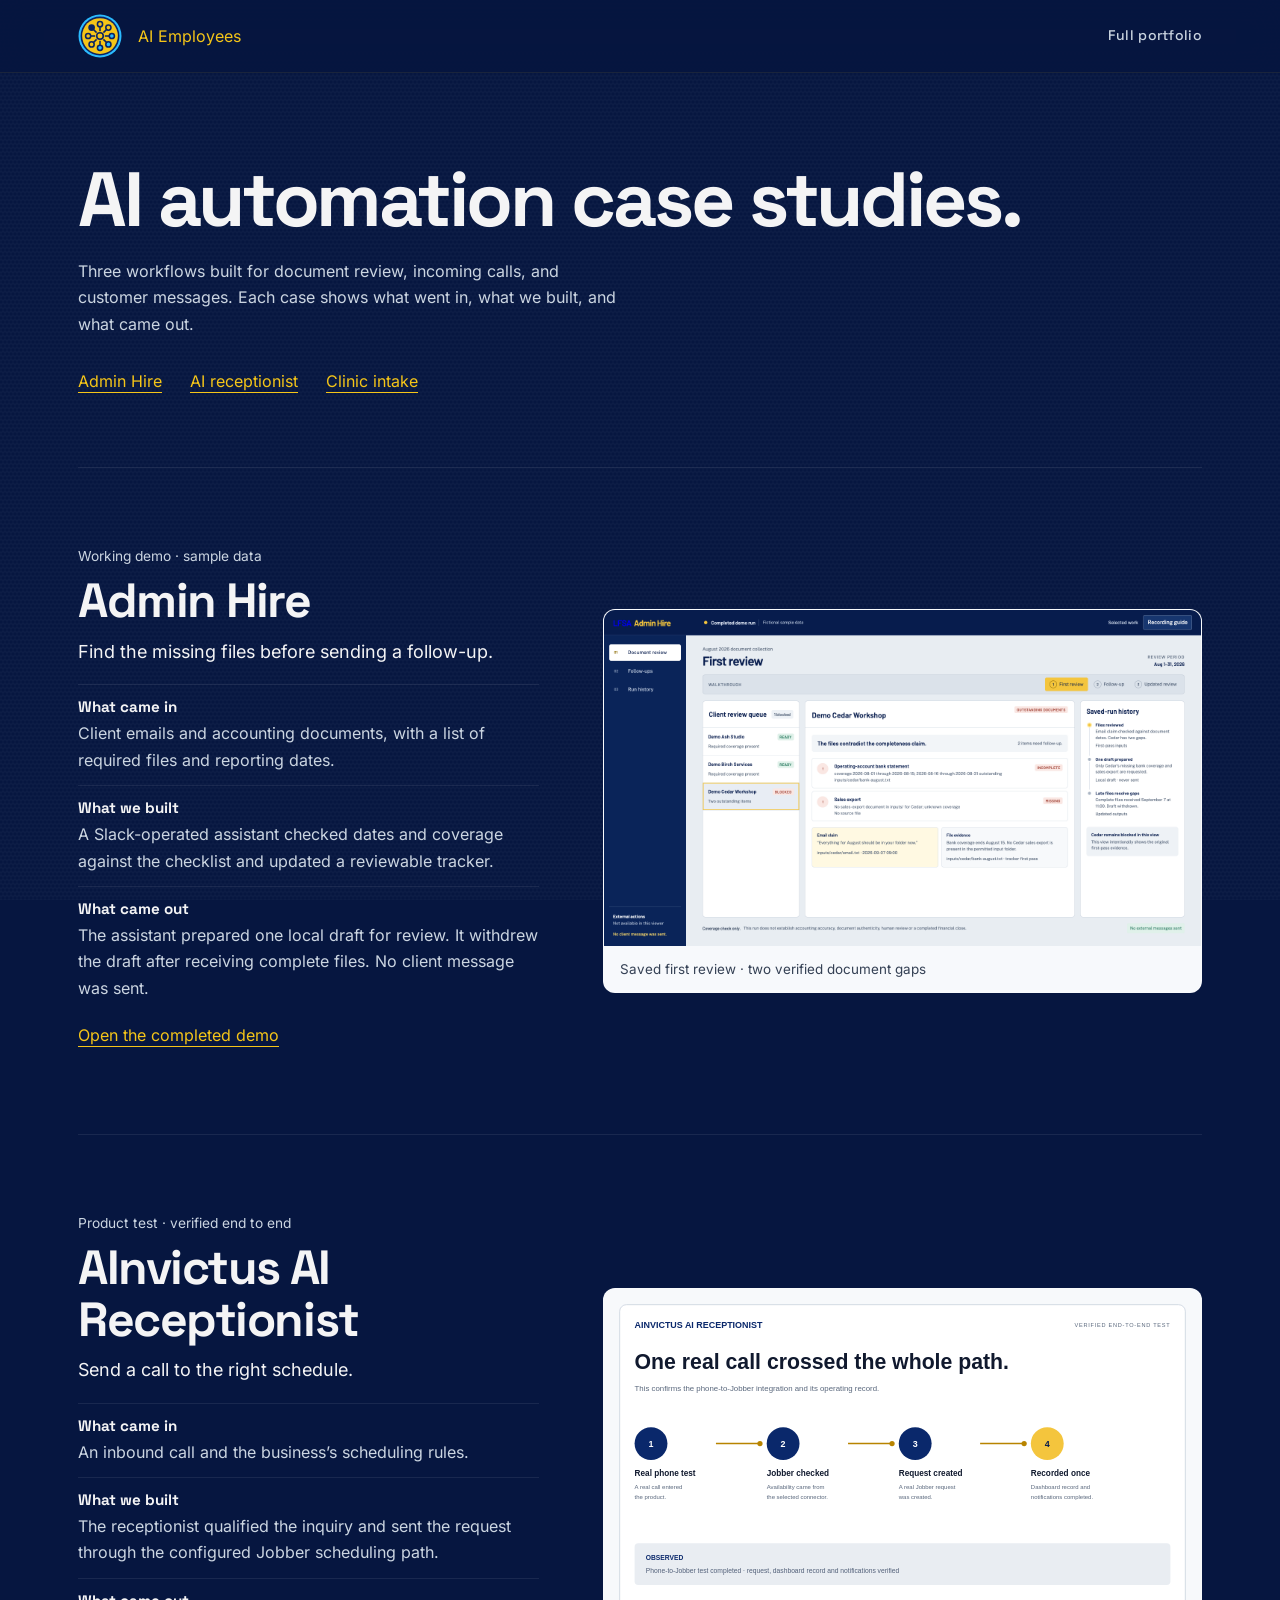
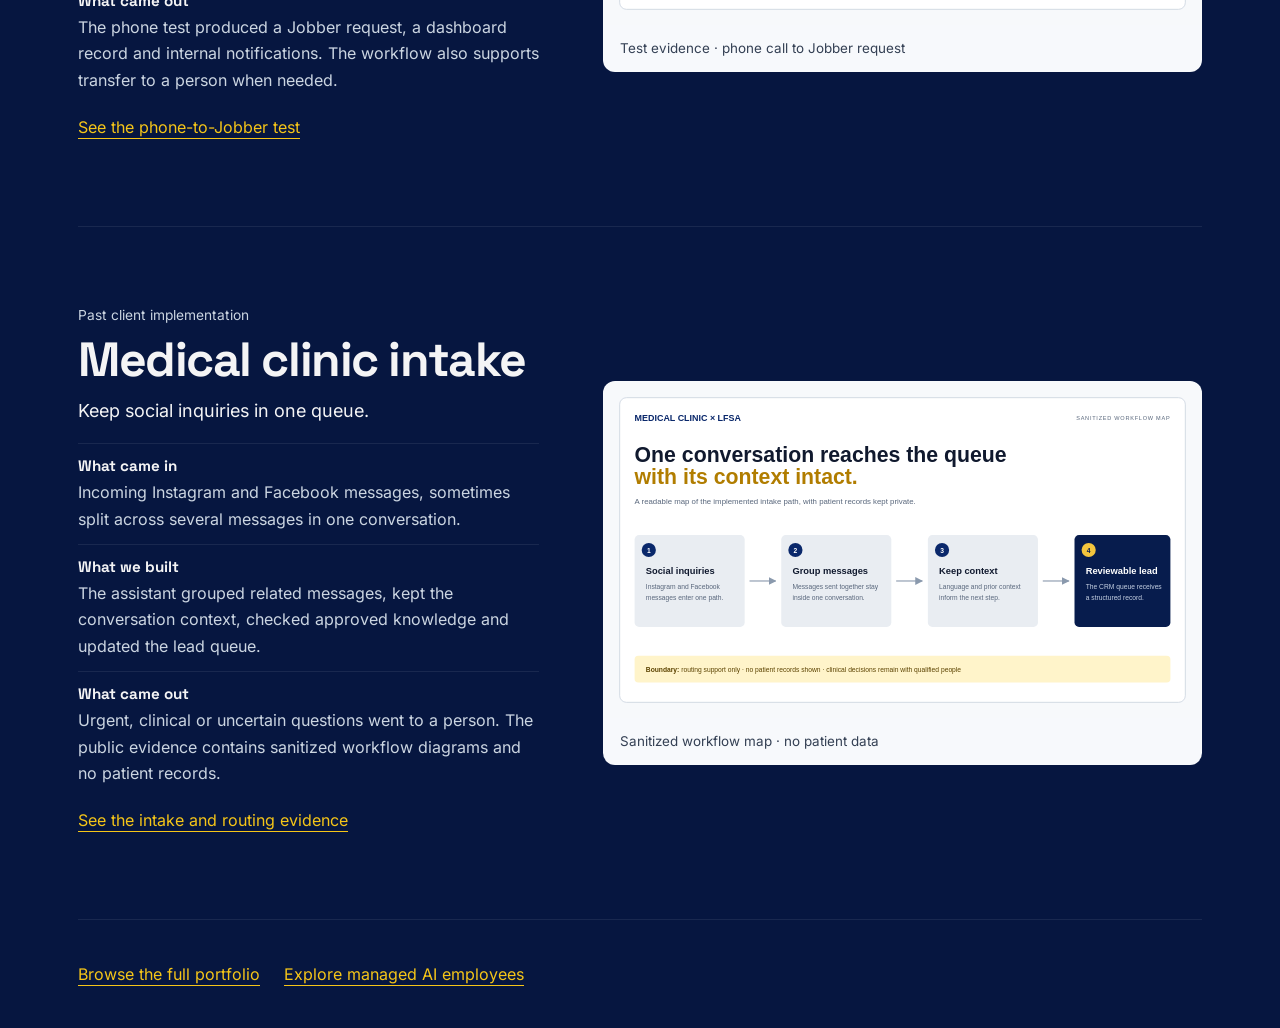
<file: work/case-studies/index.html>
<!doctype html>
<html lang="en">
<head>
  <meta charset="utf-8">
  <meta name="viewport" content="width=device-width,initial-scale=1">
  <meta name="description" content="See how LFSA Digital built AI workflows for document checks, Jobber call intake, and clinic messaging. Each case includes the workflow and its evidence.">
  <title>AI Automation Case Studies | LFSA Digital</title>
  <link rel="canonical" href="https://lfsadigital.com/work/case-studies/">
  <meta property="og:type" content="website">
  <meta property="og:title" content="AI Automation Case Studies | LFSA Digital">
  <meta property="og:description" content="Three workflows with evidence you can inspect. Document checks, phone-to-Jobber intake, and clinic messaging.">
  <meta property="og:url" content="https://lfsadigital.com/work/case-studies/">
  <meta property="og:image" content="https://lfsadigital.com/work/assets/admin-first-review.png">
  <meta property="og:image:alt" content="Admin Hire saved review with two missing or incomplete files flagged">
  <meta name="twitter:card" content="summary_large_image">
  <link rel="preconnect" href="https://fonts.googleapis.com">
  <link rel="preconnect" href="https://fonts.gstatic.com" crossorigin>
  <link href="https://fonts.googleapis.com/css2?family=Space+Grotesk:wght@400;500;600;700&family=Inter:wght@400;500;600;700&display=swap" rel="stylesheet">
  <link rel="stylesheet" href="/tokens.css">
  <link rel="stylesheet" href="/work/portfolio.css?v=20260914-5">
<script src="/analytics.js" defer></script>
<link rel="stylesheet" href="/lab-navigation.css?v=20261013">
<style>
.case-intro{padding:clamp(36px,7vw,88px) var(--sec-x) clamp(25px,5vw,64px);margin:auto;max-width:var(--wrap)}
.case-intro h1{font-size:clamp(2.6rem,6vw,5.4rem);line-height:1;letter-spacing:-.04em;margin-bottom:20px}
.case-intro p{color:var(--text-2);max-width:54ch}
.case-jump{display:flex;flex-wrap:wrap;gap:4px 28px;margin-top:22px}
.case-jump a,.case-evidence,.case-back{color:var(--gold);text-decoration:underline;text-underline-offset:5px;min-height:44px;display:inline-flex;align-items:center;gap:8px}
.case-studies{max-width:var(--wrap);padding-inline:var(--sec-x);margin:auto}
.case-study{scroll-margin-top:calc(var(--nav-h) + 16px);display:grid;grid-template-columns:minmax(0,.87fr) minmax(0,1.13fr);gap:clamp(30px,5vw,68px);align-items:center;padding-block:clamp(33px,6vw,80px);border-top:1px solid var(--line)}
.case-context{font-size:.86rem;color:var(--text-2);margin-bottom:8px}
.case-copy h2{font-size:clamp(1.9rem,4vw,3rem);line-height:1.07;letter-spacing:-.03em;margin-bottom:10px}
.case-deck{color:var(--text);font-size:1.12rem;margin-bottom:18px}
.case-steps>div{padding-block:12px;border-top:1px solid var(--line)}
.case-steps dt{font:700 .95rem var(--font-display);color:var(--text);margin-bottom:4px}
.case-steps dd{color:var(--text-2);margin:0;max-width:56ch}
.case-figure{margin:0;border:1px solid var(--line);border-radius:var(--r-tile);overflow:hidden;background:#f7f9fc;color:#344054}
.case-figure img{display:block;width:100%;height:auto}
.case-figure figcaption{padding:12px 16px;font-size:.84rem}
.case-end{display:flex;align-items:center;flex-wrap:wrap;gap:12px 24px;border-top:1px solid var(--line);padding-block:32px}
.case-end a{white-space:normal}
@media(max-width:740px){.case-study{grid-template-columns:1fr}.case-jump{gap:0 16px}}
</style>
<link rel="stylesheet" href="/mobile-card-nav.css">
<script src="/mobile-card-nav.js" defer></script>
</head>
<body>
<a class="skip-link" href="#case-studies">Skip to case studies</a>
<header class="site-nav">
  <nav class="navbar has-mobile-card-nav" aria-label="Primary navigation">
    <a class="brand-mark" href="/" aria-label="LFSA Digital home"><img src="/logo-mark.svg" width="44" height="44" alt=""></a>
    <a class="case-nav-service" href="/ai-employees">AI Employees</a>
    
<details class="mobile-card-nav">
  <summary>Menu <span class="mobile-menu-icon" aria-hidden="true"></span></summary>
  <div class="mobile-card-panel" aria-label="Site links">
    <div class="mobile-card-group"><p class="mobile-card-label">Services</p><ul>
      <li><a href="/ai-employees">AI Employees</a></li>
      <li><a href="/#how">How the assessment works</a></li>
      <li><a href="/tools/ai-roi-calculator/">Free AI ROI calculator</a></li>
    </ul></div>
    <div class="mobile-card-group"><p class="mobile-card-label">Explore</p><ul>
      <li><a href="/work/">Selected work</a></li>
      <li><a href="/work/case-studies/" aria-current="page">Case studies</a></li>
      <li><a href="/lab/">Lab</a></li>
      <li><a href="/#about">About</a></li>
      <li><a href="/#faq">FAQ</a></li>
    </ul></div>
  </div>
</details>
<a class="nav-lab case-nav-portfolio" href="/work/" style="margin-left:auto">Full portfolio</a>
  </nav>
</header>
<main id="case-studies">
  <header class="case-intro">
    <h1>AI automation case studies.</h1>
    <p>Three workflows built for document review, incoming calls, and customer messages. Each case shows what went in, what we built, and what came out.</p>
    <nav class="case-jump" aria-label="Jump to a case">
      <a href="#admin-hire">Admin Hire</a>
      <a href="#ainvictus-receptionist">AI receptionist</a>
      <a href="#clinic">Clinic intake</a>
    </nav>
  </header>
  <div class="case-studies">
      <article id="admin-hire" class="case-study" aria-labelledby="admin-hire-title">
        <div class="case-copy">
          <p class="case-context">Working demo · sample data</p>
          <h2 id="admin-hire-title">Admin Hire</h2>
          <p class="case-deck">Find the missing files before sending a follow-up.</p>
          <dl class="case-steps">
            <div><dt>What came in</dt><dd>Client emails and accounting documents, with a list of required files and reporting dates.</dd></div>
            <div><dt>What we built</dt><dd>A Slack-operated assistant checked dates and coverage against the checklist and updated a reviewable tracker.</dd></div>
            <div><dt>What came out</dt><dd>The assistant prepared one local draft for review. It withdrew the draft after receiving complete files. No client message was sent.</dd></div>
          </dl>
          <a class="case-evidence" href="https://lfsadigital.com/work/record.html">Open the completed demo</a>
        </div>
        <figure class="case-figure">
          <img src="/work/assets/admin-first-review.png" alt="Admin Hire review with a partial bank statement and missing sales export flagged" width="1600" height="900" decoding="async" fetchpriority="high">
          <figcaption>Saved first review · two verified document gaps</figcaption>
        </figure>
      </article>
      <article id="ainvictus-receptionist" class="case-study" aria-labelledby="ainvictus-receptionist-title">
        <div class="case-copy">
          <p class="case-context">Product test · verified end to end</p>
          <h2 id="ainvictus-receptionist-title">AInvictus AI Receptionist</h2>
          <p class="case-deck">Send a call to the right schedule.</p>
          <dl class="case-steps">
            <div><dt>What came in</dt><dd>An inbound call and the business’s scheduling rules.</dd></div>
            <div><dt>What we built</dt><dd>The receptionist qualified the inquiry and sent the request through the configured Jobber scheduling path.</dd></div>
            <div><dt>What came out</dt><dd>The phone test produced a Jobber request, a dashboard record and internal notifications. The workflow also supports transfer to a person when needed.</dd></div>
          </dl>
          <a class="case-evidence" href="https://lfsadigital.com/work/#ainvictus-receptionist">See the phone-to-Jobber test</a>
        </div>
        <figure class="case-figure">
          <img src="/work/assets/ainvictus-receptionist-proof.svg" alt="Diagram of the verified test call from availability check to Jobber request and internal notifications" decoding="async" loading="lazy">
          <figcaption>Test evidence · phone call to Jobber request</figcaption>
        </figure>
      </article>
      <article id="clinic" class="case-study" aria-labelledby="clinic-title">
        <div class="case-copy">
          <p class="case-context">Past client implementation</p>
          <h2 id="clinic-title">Medical clinic intake</h2>
          <p class="case-deck">Keep social inquiries in one queue.</p>
          <dl class="case-steps">
            <div><dt>What came in</dt><dd>Incoming Instagram and Facebook messages, sometimes split across several messages in one conversation.</dd></div>
            <div><dt>What we built</dt><dd>The assistant grouped related messages, kept the conversation context, checked approved knowledge and updated the lead queue.</dd></div>
            <div><dt>What came out</dt><dd>Urgent, clinical or uncertain questions went to a person. The public evidence contains sanitized workflow diagrams and no patient records.</dd></div>
          </dl>
          <a class="case-evidence" href="https://lfsadigital.com/work/#clinic">See the intake and routing evidence</a>
        </div>
        <figure class="case-figure">
          <img src="/work/assets/clinic-intake-map.svg" alt="Sanitized diagram of social message intake, context grouping and CRM lead routing" decoding="async" loading="lazy">
          <figcaption>Sanitized workflow map · no patient data</figcaption>
        </figure>
      </article>
    <div class="case-end">
      <a class="case-back" href="https://lfsadigital.com/work/">Browse the full portfolio</a>
      <a class="case-back" href="/ai-employees">Explore managed AI employees</a>
    </div>
  </div>
</main>
</body>
</html>
</file>
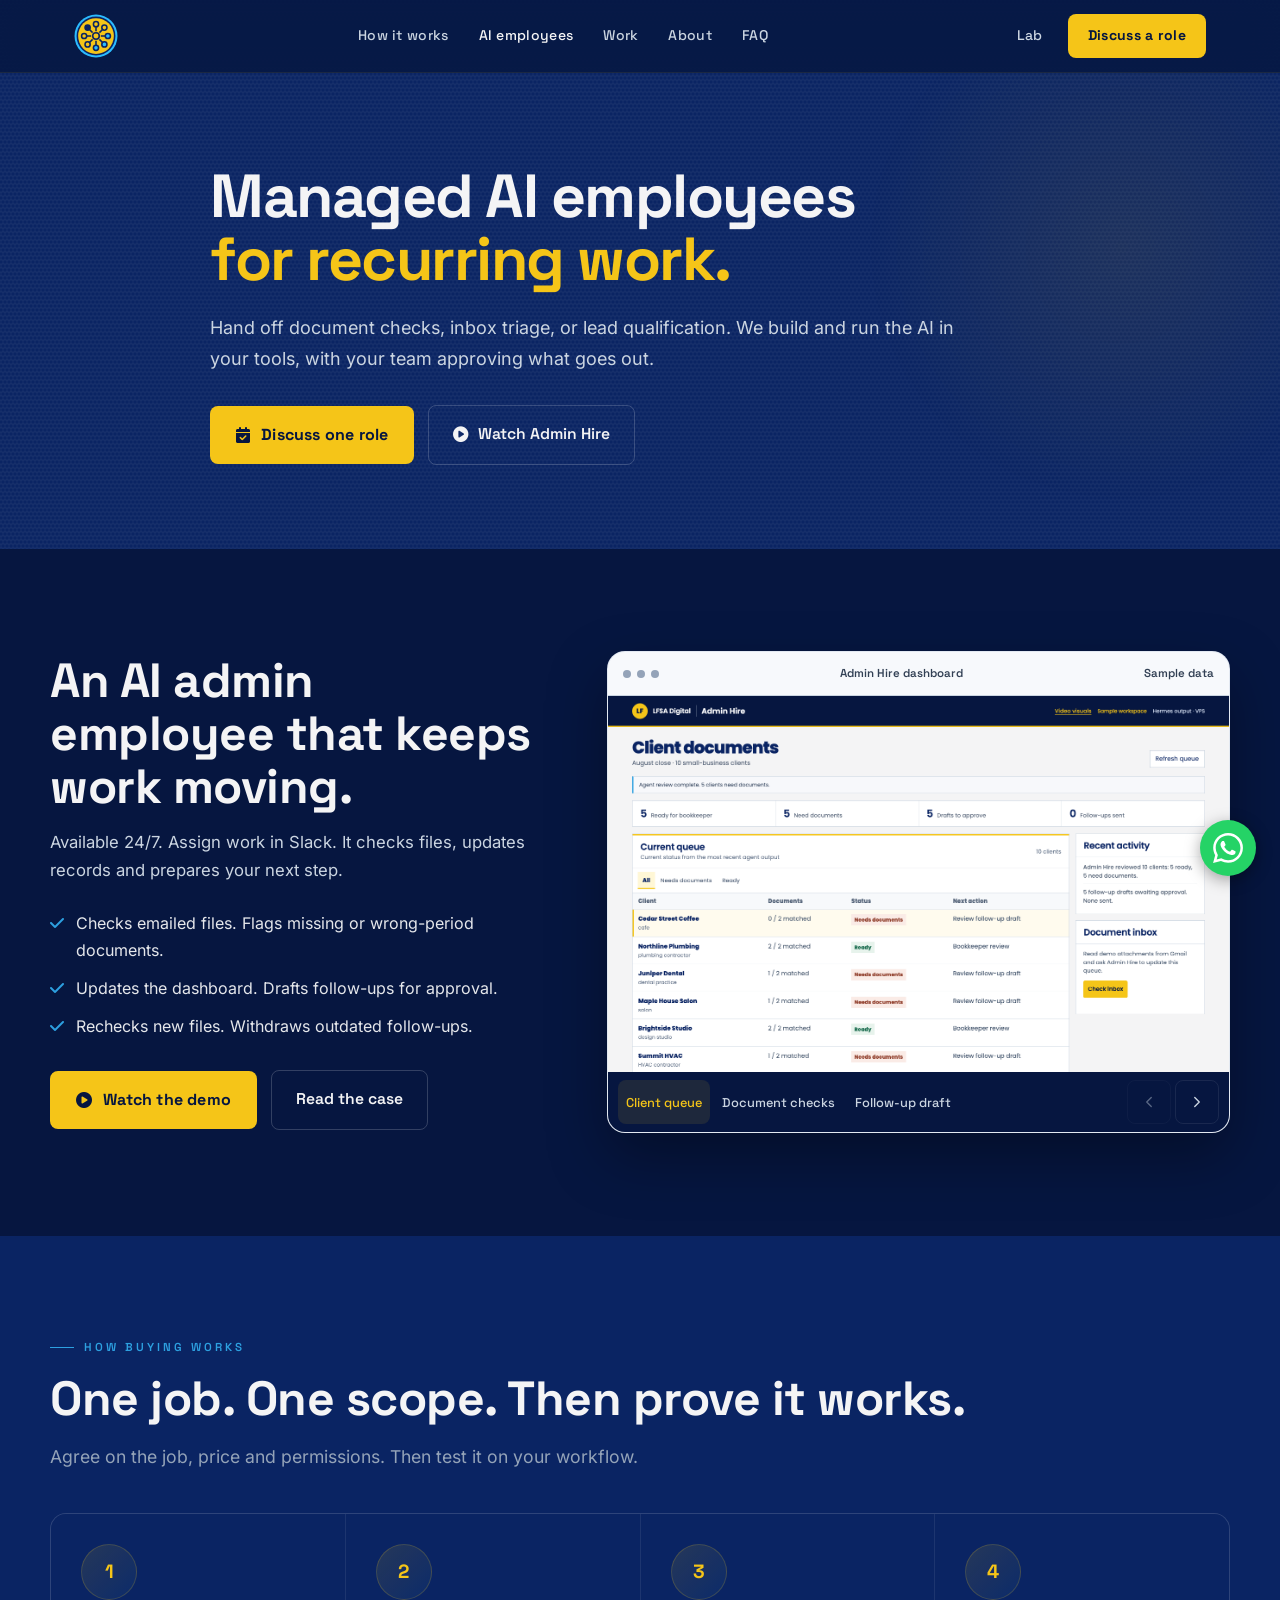
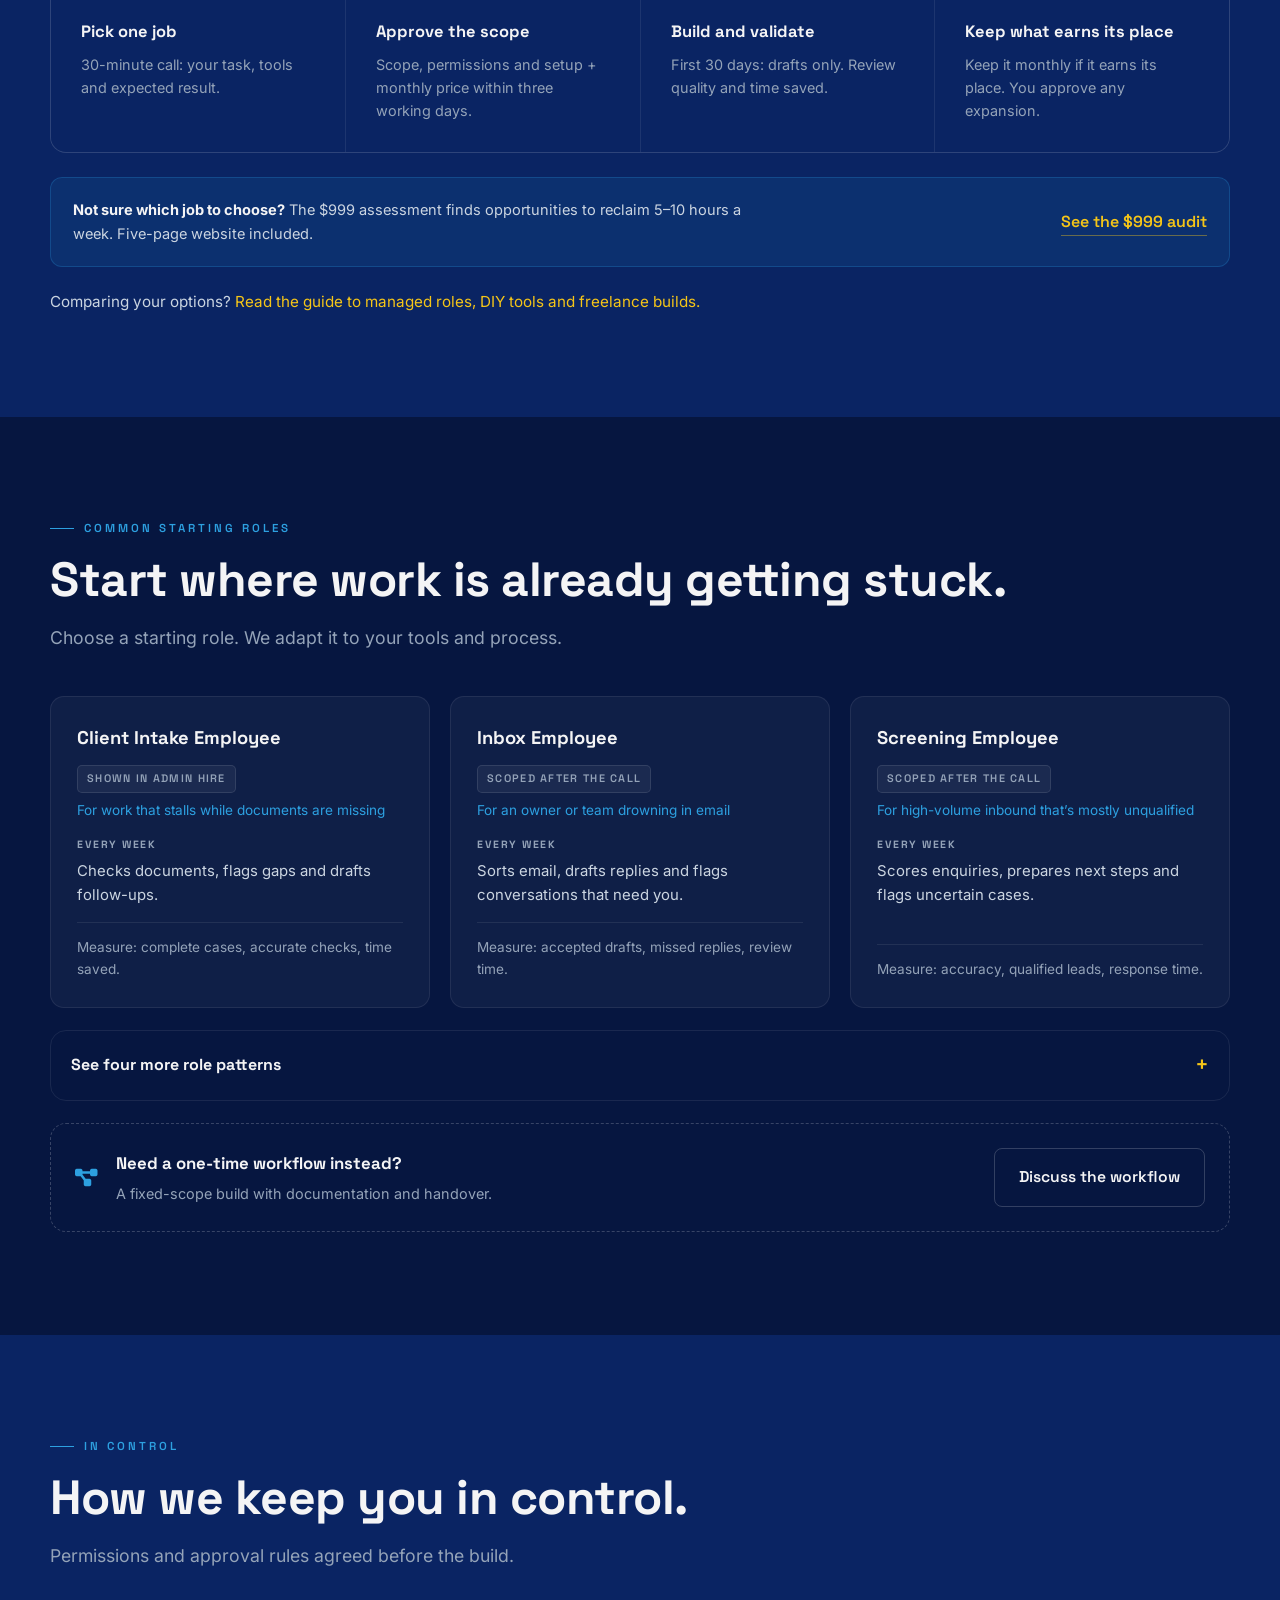
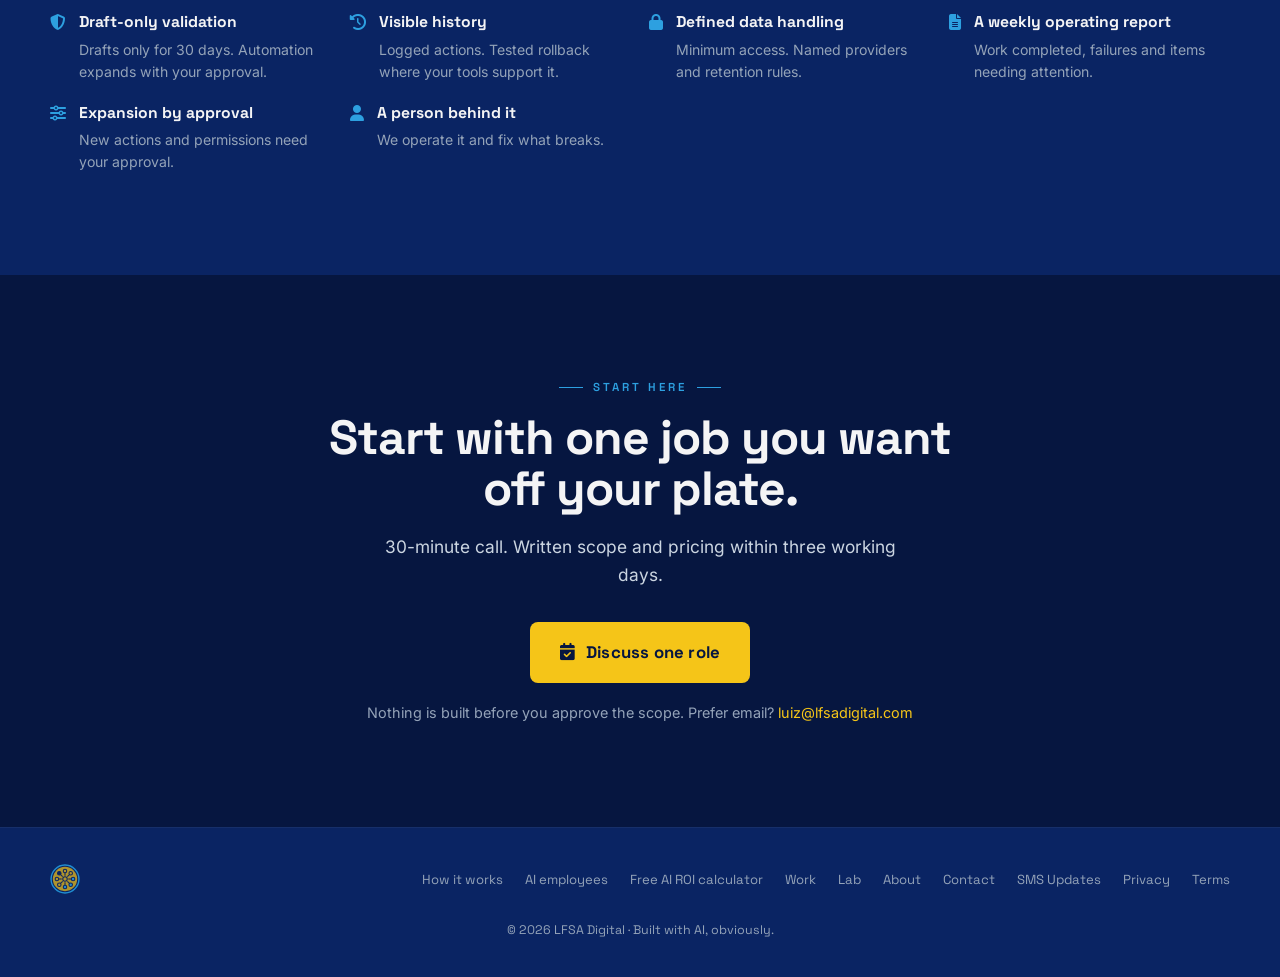
<file: ai-employees.html>
<!DOCTYPE html>
<html lang="en">
<head>
<meta charset="UTF-8">
<meta name="viewport" content="width=device-width,initial-scale=1">
<title>Managed AI Employees &amp; Workflow Automation | LFSA Digital</title>
<meta name="description" content="LFSA Digital builds and runs managed AI employees for document checks, inbox triage, and lead qualification. We run each role in your tools, with your team in control.">
<meta property="og:title" content="Managed AI Employees &amp; Workflow Automation">
<meta property="og:description" content="Narrow roles built around your workflow, with visible output, human approval, and a working Admin Hire demo.">
<meta property="og:type" content="website">
<meta property="og:url" content="https://lfsadigital.com/ai-employees">
<meta property="og:image" content="https://lfsadigital.com/og-image.png">
<meta property="og:image:width" content="1200">
<meta property="og:image:height" content="630">
<meta property="og:image:alt" content="AI employees from LFSA Digital: hire the role, not the software.">
<meta property="og:site_name" content="LFSA Digital">
<meta property="og:locale" content="en_US">
<meta name="twitter:card" content="summary_large_image">
<meta name="twitter:title" content="Managed AI Employees &amp; Workflow Automation">
<meta name="twitter:description" content="Narrow roles built around your workflow, with visible output, human approval, and a working Admin Hire demo.">
<meta name="twitter:image" content="https://lfsadigital.com/og-image.png">
<link rel="canonical" href="https://lfsadigital.com/ai-employees">
<link rel="icon" href="/logo-mark.svg" type="image/svg+xml">
<link rel="icon" href="/favicon.png" sizes="32x32" type="image/png">
<link rel="apple-touch-icon" href="/apple-touch-icon.png">
<meta name="theme-color" content="#0A2463">
<link rel="preconnect" href="https://fonts.googleapis.com">
<link rel="preconnect" href="https://fonts.gstatic.com" crossorigin>
<link rel="preconnect" href="https://cdnjs.cloudflare.com" crossorigin>
<link href="https://fonts.googleapis.com/css2?family=Space+Grotesk:wght@400;500;600;700&amp;family=Inter:wght@400;500;600;700&amp;display=swap" rel="stylesheet">
<link rel="stylesheet" href="https://cdnjs.cloudflare.com/ajax/libs/font-awesome/6.5.1/css/all.min.css">
<link rel="stylesheet" href="tokens.css">
<style>
/* Page-specific styles only. Shared values and components come from tokens.css. */

body{overflow-x:hidden}
body::before{content:'';position:fixed;inset:0;z-index:0;pointer-events:none;opacity:.12;background-image:url("data:image/svg+xml,%3Csvg xmlns='http://www.w3.org/2000/svg' viewBox='0 0 512 512' width='512' height='512'%3E%3Cpath d='M0,128h512 M0,384h512 M320,128v256 M192,128V0 M448,128V0 M192,384v128 M448,384v128 M64,128v256' vector-effect='non-scaling-stroke' fill='none' stroke='rgba(255,255,255,0.5)' stroke-width='1px'/%3E%3C/svg%3E");background-size:8px;background-position:center;background-repeat:repeat}
.gk{font-family:var(--font-display)}

/* section furniture the system doesn't own */
.eyebrow{margin-bottom:16px}
.eyebrow .line{flex-shrink:0}
.eyebrow.center{justify-content:center}
h2.big{font-size:clamp(2rem,4.5vw,3rem);font-weight:700;line-height:1.1;letter-spacing:-.5px;margin-bottom:16px}

/* nav */
nav{position:sticky;top:0;z-index:100;background:rgba(6,22,64,.82);backdrop-filter:blur(16px);-webkit-backdrop-filter:blur(16px);border-bottom:1px solid rgba(245,197,24,.08)}
.navbar{max-width:var(--wrap);margin:0 auto;padding:0 clamp(16px,4vw,24px);height:var(--nav-h);display:flex;align-items:center;gap:16px}
.navstrip{flex:1;display:flex;justify-content:center;align-items:center;gap:clamp(14px,2.4vw,30px);overflow-x:auto;scrollbar-width:none}
.navstrip::-webkit-scrollbar{display:none}
.navstrip a{font-family:var(--font-display);font-size:.875rem;font-weight:500;letter-spacing:.3px;color:var(--text-2);white-space:nowrap}
.navstrip a:hover,.navstrip a.here{color:var(--text)}
.nav-cta{flex-shrink:0;background:var(--gold);color:var(--deep);padding:10px 20px;border-radius:var(--r-btn);font-family:var(--font-display);font-weight:700;font-size:.875rem;letter-spacing:.3px;white-space:nowrap}
.nav-cta:hover{background:var(--gold-hover);color:var(--deep);transform:translateY(-1px);box-shadow:0 4px 20px rgba(245,197,24,.3)}
.mobile-page-title{display:none;flex:1;font-family:var(--font-display);font-weight:700;font-size:.9rem;color:var(--text);white-space:nowrap}

/* hero and proof */
.hero{padding:clamp(56px,8vw,92px) var(--sec-x) clamp(54px,7vw,84px);position:relative;overflow:hidden}
.hero::after{content:'';position:absolute;top:-18%;right:-8%;width:520px;height:520px;background:radial-gradient(circle,rgba(245,197,24,.08) 0%,transparent 70%);pointer-events:none}
.hero-inner{position:relative;z-index:1;max-width:860px}
.hero h1{font-size:clamp(2.35rem,5.4vw,3.8rem);font-weight:700;line-height:1.04;letter-spacing:-1.5px;margin-bottom:22px;text-wrap:balance}
.hero-copy{color:var(--text-2);font-size:clamp(1.02rem,1.4vw,1.18rem);line-height:1.72;max-width:750px}
.hero-actions{display:flex;align-items:center;gap:14px;flex-wrap:wrap;margin-top:30px}
.proof-layout{display:grid;grid-template-columns:minmax(0,.92fr) minmax(420px,1.18fr);gap:clamp(36px,6vw,72px);align-items:center}
.proof-copy p{color:var(--text-2);font-size:1.04rem;max-width:60ch}
.proof-points{list-style:none;display:grid;gap:12px;margin:26px 0 30px}
.proof-points li{display:flex;gap:12px;align-items:flex-start;color:var(--body)}
.proof-points i{color:var(--blue);margin-top:5px;flex-shrink:0}
.proof-actions{display:flex;gap:14px;align-items:center;flex-wrap:wrap}
.proof-frame{background:#dfe6f0;border:1px solid rgba(255,255,255,.13);border-radius:18px;overflow:hidden;box-shadow:0 24px 58px rgba(0,0,0,.34)}
.proof-bar{display:flex;align-items:center;justify-content:space-between;gap:14px;padding:12px 15px;background:#f7f9fc;border-bottom:1px solid #cbd5e1;color:#334155;font-family:var(--font-display);font-size:.72rem;font-weight:600}
.proof-dots{display:flex;gap:6px}
.proof-dots span{width:8px;height:8px;border-radius:50%;background:#94a3b8}
.proof-frame img{width:100%;height:auto}

/* commercial path */
.journey{display:grid;grid-template-columns:repeat(4,1fr);gap:1px;background:var(--line);border:1px solid var(--line);border-radius:var(--r-card);overflow:hidden;margin-top:42px}
.journey-step{background:var(--navy);padding:clamp(22px,3vw,30px)}
.journey-step .step-num{margin-bottom:18px}
.journey-step h3{font-size:1.03rem;margin-bottom:8px}
.journey-step p{color:var(--mute);font-size:.9rem;line-height:1.6}
.alternate-path{display:flex;justify-content:space-between;gap:24px;align-items:center;margin-top:24px;padding:20px 22px;border:1px solid rgba(45,160,224,.24);border-radius:var(--r-tile);background:var(--blue-tint)}
.alternate-path p{color:var(--text-2);font-size:.91rem;max-width:78ch}
.alternate-path a{flex-shrink:0;font-family:var(--font-display);font-weight:600;border-bottom:1px solid rgba(245,197,24,.4)}

/* This page runs the step marker one size down from the system default. */
.step-num{width:56px;height:56px;font-size:1.2rem;margin-bottom:16px}

/* role cards */
.rolegrid{display:grid;grid-template-columns:repeat(auto-fit,minmax(min(100%,330px),1fr));gap:20px;margin-top:44px}
.role{background:var(--card);border:1px solid var(--line);border-radius:14px;padding:26px;display:flex;flex-direction:column;transition:border-color var(--t)}
.role:hover{border-color:rgba(245,197,24,.22)}
.role .rhead{display:flex;justify-content:space-between;align-items:baseline;gap:12px;flex-wrap:wrap;margin-bottom:6px}
.role h3{font-size:1.15rem;font-weight:700}
.role .price{font-family:var(--font-display);font-weight:600;font-size:.68rem;letter-spacing:1.3px;text-transform:uppercase;color:var(--mute);white-space:nowrap;background:rgba(255,255,255,.05);border:1px solid rgba(255,255,255,.1);padding:4px 9px;border-radius:5px}
.role .who{font-size:.85rem;color:var(--blue);margin-bottom:14px}
.role .wk{font-family:var(--font-display);font-size:.66rem;font-weight:700;letter-spacing:1.5px;text-transform:uppercase;color:var(--mute);margin-bottom:7px}
.role p{font-size:.93rem;color:var(--text-2);line-height:1.6;margin-bottom:14px}
.role .repl{font-size:.85rem;color:var(--mute);border-top:1px solid var(--line);padding-top:13px;margin-top:auto}
.more-roles{margin-top:22px;border:1px solid var(--line);border-radius:var(--r-card);overflow:hidden}
.more-roles summary{min-height:52px;display:flex;align-items:center;justify-content:space-between;gap:16px;padding:16px 20px;cursor:pointer;color:var(--text);font-family:var(--font-display);font-weight:700;list-style:none}
.more-roles summary::-webkit-details-marker{display:none}
.more-roles summary::after{content:'+';color:var(--gold);font-size:1.4rem;font-weight:500}
.more-roles[open] summary::after{content:'−'}
.more-roles[open] summary{border-bottom:1px solid var(--line)}
.more-roles .rolegrid{margin:0;padding:20px}
.project-path{display:grid;grid-template-columns:auto 1fr auto;gap:18px;align-items:center;margin-top:22px;padding:24px;border:1px dashed rgba(255,255,255,.2);border-radius:var(--r-card)}
.project-path>i{color:var(--blue);font-size:1.25rem}
.project-path h3{font-size:1.05rem;margin-bottom:4px}
.project-path p{color:var(--mute);font-size:.9rem;max-width:72ch}

/* control grid */
.ctrl{display:grid;grid-template-columns:repeat(auto-fit,minmax(min(100%,240px),1fr));gap:18px;margin-top:40px}
.ctrl .c{display:flex;gap:13px;align-items:flex-start}
.ctrl i{color:var(--blue);margin-top:4px;flex-shrink:0}
.ctrl h3{font-size:.98rem;font-weight:700;margin-bottom:3px}
.ctrl p{font-size:.88rem;color:var(--mute);line-height:1.55}

/* footer + whatsapp */
footer .fnav a{color:var(--mute);font-size:.82rem;font-family:var(--font-display)}
footer .fnav a:hover{color:var(--text)}
.wa{position:fixed;bottom:24px;right:24px;z-index:9999;background:var(--whatsapp);width:56px;height:56px;border-radius:var(--r-full);display:flex;align-items:center;justify-content:center;box-shadow:0 4px 16px rgba(0,0,0,.35)}
.wa:hover{transform:scale(1.08)}

@media(max-width:900px){
  .proof-layout{grid-template-columns:1fr}
  .proof-frame{max-width:720px}
  .journey{grid-template-columns:repeat(2,1fr)}
}
@media(max-width:760px){
  .navbar{gap:10px;padding:0 14px}
  .navstrip{display:none}
  .mobile-page-title{display:block}
  .nav-cta{padding:10px 13px;min-height:44px}
  .hero-actions .btn-y,.hero-actions .btn-outline,.proof-actions .btn-y,.proof-actions .btn-outline{width:100%;justify-content:center;text-align:center}
  .alternate-path{align-items:flex-start;flex-direction:column}
  .project-path{grid-template-columns:auto 1fr}
  .project-path a{grid-column:1 / -1;width:100%;justify-content:center}
  footer{padding-bottom:96px!important}
  .wa{right:16px;bottom:16px}
}
@media(max-width:560px){
  .journey{grid-template-columns:1fr}
  .proof-frame{border-radius:12px}
  .rolegrid{grid-template-columns:1fr}
}
@media(prefers-reduced-motion:reduce){
  html{scroll-behavior:auto}
  *,*::before,*::after{transition-duration:.01ms!important;animation-duration:.01ms!important;animation-iteration-count:1!important}
}

.proof-viewport{
  display:flex;width:100%;overflow-x:auto;scroll-snap-type:x mandatory;
  scrollbar-width:none;background:var(--deep);
}
.proof-viewport::-webkit-scrollbar{display:none}
#proof-status{position:absolute;width:1px;height:1px;overflow:hidden;clip-path:inset(50%);white-space:nowrap}
.proof-viewport:focus-visible{outline-offset:-3px;position:relative;z-index:1}
.proof-slide{flex:0 0 100%;aspect-ratio:1.65;overflow:hidden;position:relative;scroll-snap-align:start}
.proof-slide img{
  display:block;width:100%;height:auto;position:absolute;left:0;top:0;
  transform:translateY(var(--proof-offset,0%));user-select:none;
}
.proof-slide:nth-child(2){--proof-offset:-37%}
.proof-slide:nth-child(3){--proof-offset:-51%}
.proof-controls{display:flex;flex-wrap:wrap;align-items:center;justify-content:space-between;gap:6px;padding:8px 10px;background:var(--deep)}
.proof-controls[hidden]{display:none}
.proof-tabs,.proof-arrows{display:flex;flex-wrap:wrap;gap:4px}
.proof-controls button{
  border:0;background:transparent;color:var(--text-2);font:500 .8rem var(--font-display);
  padding:8px;min-height:44px;cursor:pointer;border-radius:var(--r-btn);
}
.proof-controls button[aria-pressed="true"]{color:var(--gold);background:var(--gold-tint)}
.proof-controls button:hover{color:var(--gold)}
.proof-controls button:focus-visible{outline:2px solid var(--gold);outline-offset:2px}
.proof-arrows button{display:grid;place-items:center;width:44px;border:1px solid var(--line);font-size:1rem}
.proof-arrows button:active:not([aria-disabled="true"]){background:var(--gold-tint)}
.proof-arrows button[aria-disabled="true"]{opacity:.42;cursor:default}
.proof-arrows svg{width:18px;height:18px;fill:none;stroke:currentColor;stroke-width:1.8;stroke-linecap:round;stroke-linejoin:round}
@media(max-width:560px){
  .proof-tabs{flex:1 0 100%}
  .proof-tabs button{flex:1}
  .proof-arrows{margin-left:auto}
}

</style>
<script src="/analytics.js" defer></script>
<link rel="stylesheet" href="/lab-navigation.css?v=20261013">
<link rel="stylesheet" href="/mobile-card-nav.css">
<script src="/mobile-card-nav.js" defer></script>
</head>
<body>
<a class="skip-link" href="#main">Skip to content</a>
<div id="top" style="position:relative;z-index:1">

<nav>
  <div class="navbar has-mobile-card-nav">
    <a href="/" style="flex-shrink:0;display:flex;align-items:center" aria-label="LFSA Digital home"><img src="logo-mark.svg" alt="LFSA Digital" width="44" height="44" style="height:44px;width:44px"></a>
    <span class="mobile-page-title">AI employees</span>
    <div class="navstrip">
      <a href="/#how">How it works</a>
      <a href="/ai-employees" class="here" aria-current="page">AI employees</a>
      <a href="/work/">Work</a>
      <a href="/#about">About</a>
      <a href="/#faq">FAQ</a>
    </div>
    <a class="nav-lab" href="/lab/">Lab</a>
      
<details class="mobile-card-nav">
  <summary>Menu <span class="mobile-menu-icon" aria-hidden="true"></span></summary>
  <div class="mobile-card-panel" aria-label="Site links">
    <div class="mobile-card-group"><p class="mobile-card-label">Services</p><ul>
      <li><a href="/ai-employees" aria-current="page">AI Employees</a></li>
      <li><a href="/#how">How the assessment works</a></li>
      <li><a href="/tools/ai-roi-calculator/">Free AI ROI calculator</a></li>
    </ul></div>
    <div class="mobile-card-group"><p class="mobile-card-label">Explore</p><ul>
      <li><a href="/work/">Selected work</a></li>
      <li><a href="/work/case-studies/">Case studies</a></li>
      <li><a href="/lab/">Lab</a></li>
      <li><a href="/#about">About</a></li>
      <li><a href="/#faq">FAQ</a></li>
    </ul></div>
  </div>
</details>
<a class="nav-cta" href="https://cal.com/luiz-almeida-9d1muz/automation-call-with-luiz" target="_blank" rel="noopener">Discuss a role</a>
  </div>
</nav>

<main id="main">

<section class="hero">
  <div class="wrap hero-inner">
    <h1>Managed AI employees <span style="color:var(--gold)">for recurring work.</span></h1>
    <p class="hero-copy">Hand off document checks, inbox triage, or lead qualification. We build and run the AI in your tools, with your team approving what goes out.</p>
    <div class="hero-actions">
      <a class="btn-y" href="https://cal.com/luiz-almeida-9d1muz/automation-call-with-luiz" target="_blank" rel="noopener"><i class="fa-solid fa-calendar-check" aria-hidden="true"></i> Discuss one role</a>
      <a class="btn-outline" href="https://www.tella.tv/video/ai-admin-agent-for-accounting-firms-3xck" target="_blank" rel="noopener"><i class="fa-solid fa-circle-play" aria-hidden="true"></i> Watch Admin Hire</a>
    </div>
  </div>
</section>

<section class="sec dark" id="admin-hire">
  <div class="wrap">
    <div class="proof-layout">
      <div class="proof-copy">
        <h2 class="big">An AI admin employee that keeps work moving.</h2>
        <p>Available 24/7. Assign work in Slack. It checks files, updates records and prepares your next step.</p>
        <ul class="proof-points">
          <li><i class="fa-solid fa-check" aria-hidden="true"></i><span>Checks emailed files. Flags missing or wrong-period documents.</span></li>
          <li><i class="fa-solid fa-check" aria-hidden="true"></i><span>Updates the dashboard. Drafts follow-ups for approval.</span></li>
          <li><i class="fa-solid fa-check" aria-hidden="true"></i><span>Rechecks new files. Withdraws outdated follow-ups.</span></li>
        </ul>
        <div class="proof-actions">
          <a class="btn-y" href="https://www.tella.tv/video/ai-admin-agent-for-accounting-firms-3xck" target="_blank" rel="noopener"><i class="fa-solid fa-circle-play" aria-hidden="true"></i> Watch the demo</a>
          <a class="btn-outline" href="/work/case-studies/#admin-hire">Read the case</a>
        </div>
      </div>
      <div class="proof-frame">
        <div class="proof-bar"><span class="proof-dots" aria-hidden="true"><span></span><span></span><span></span></span><span>Admin Hire dashboard</span><span>Sample data</span></div>
        <div class="proof-gallery" role="group" aria-label="Admin Hire dashboard walkthrough">
          <div id="proof-viewport" class="proof-viewport" role="region" tabindex="0" aria-label="Dashboard screenshots. Use the left and right arrow keys to browse.">
            <div class="proof-slide"><img src="work/assets/admin-hire-current-queue.png" alt="Admin Hire client queue and document status" width="1440" height="1753" draggable="false"></div>
            <div class="proof-slide"><img src="work/assets/admin-hire-current-queue.png" alt="Cedar document checks showing wrong-period and missing statements" width="1440" height="1753" draggable="false"></div>
            <div class="proof-slide"><img src="work/assets/admin-hire-current-queue.png" alt="Cedar follow-up draft awaiting approval" width="1440" height="1753" draggable="false"></div>
          </div>
          <div class="proof-controls" hidden>
            <div class="proof-tabs" role="group" aria-label="Choose dashboard view">
              <button type="button" data-view="0" aria-pressed="true" aria-controls="proof-viewport">Client queue</button>
              <button type="button" data-view="1" aria-pressed="false" aria-controls="proof-viewport">Document checks</button>
              <button type="button" data-view="2" aria-pressed="false" aria-controls="proof-viewport">Follow-up draft</button>
            </div>
            <div class="proof-arrows" role="group" aria-label="Browse dashboard views">
              <button type="button" data-direction="-1" aria-label="Previous dashboard view" aria-controls="proof-viewport" aria-disabled="true"><svg aria-hidden="true" viewBox="0 0 24 24"><path d="m15 18-6-6 6-6"/></svg></button>
              <button type="button" data-direction="1" aria-label="Next dashboard view" aria-controls="proof-viewport" aria-disabled="false"><svg aria-hidden="true" viewBox="0 0 24 24"><path d="m9 18 6-6-6-6"/></svg></button>
            </div>
          </div>
          <span aria-live="polite" id="proof-status"></span>
        </div>
      </div>
    </div>
  </div>
</section>

<section class="sec" id="how">
  <div class="wrap">
    <div class="eyebrow"><span class="line"></span><span class="txt">How buying works</span></div>
    <h2 class="big">One job. One scope. Then prove it works.</h2>
    <p class="lede">Agree on the job, price and permissions. Then test it on your workflow.</p>
    <div class="journey">
      <div class="journey-step"><div class="step-num">1</div><h3>Pick one job</h3><p>30-minute call: your task, tools and expected result.</p></div>
      <div class="journey-step"><div class="step-num">2</div><h3>Approve the scope</h3><p>Scope, permissions and setup + monthly price within three working days.</p></div>
      <div class="journey-step"><div class="step-num">3</div><h3>Build and validate</h3><p>First 30 days: drafts only. Review quality and time saved.</p></div>
      <div class="journey-step"><div class="step-num">4</div><h3>Keep what earns its place</h3><p>Keep it monthly if it earns its place. You approve any expansion.</p></div>
    </div>
    <div class="alternate-path">
      <p><strong style="color:var(--text)">Not sure which job to choose?</strong> The $999 assessment finds opportunities to reclaim 5–10 hours a week. Five-page website included.</p>
      <a href="/">See the $999 audit</a>
    </div>
    <p style="color:var(--text-2);font-size:.95rem;margin-top:22px">Comparing your options? <a href="/guides/best-ai-automation-small-business/">Read the guide to managed roles, DIY tools and freelance builds.</a></p>
  </div>
</section>

<section class="sec dark" id="roles">
  <div class="wrap">
    <div class="eyebrow"><span class="line"></span><span class="txt">Common starting roles</span></div>
    <h2 class="big">Start where work is already getting stuck.</h2>
    <p class="lede">Choose a starting role. We adapt it to your tools and process.</p>

    <div class="rolegrid">

      <div class="role">
        <div class="rhead"><h3>Client Intake Employee</h3><span class="price">Shown in Admin Hire</span></div>
        <div class="who">For work that stalls while documents are missing</div>
        <div class="wk">Every week</div>
        <p>Checks documents, flags gaps and drafts follow-ups.</p>
        <div class="repl">Measure: complete cases, accurate checks, time saved.</div>
      </div>

      <div class="role">
        <div class="rhead"><h3>Inbox Employee</h3><span class="price">Scoped after the call</span></div>
        <div class="who">For an owner or team drowning in email</div>
        <div class="wk">Every week</div>
        <p>Sorts email, drafts replies and flags conversations that need you.</p>
        <div class="repl">Measure: accepted drafts, missed replies, review time.</div>
      </div>

      <div class="role">
        <div class="rhead"><h3>Screening Employee</h3><span class="price">Scoped after the call</span></div>
        <div class="who">For high-volume inbound that&rsquo;s mostly unqualified</div>
        <div class="wk">Every week</div>
        <p>Scores enquiries, prepares next steps and flags uncertain cases.</p>
        <div class="repl">Measure: accuracy, qualified leads, response time.</div>
      </div>
    </div>

    <details class="more-roles">
      <summary>See four more role patterns</summary>
      <div class="rolegrid">
        <div class="role">
          <div class="rhead"><h3>Research &amp; Reporting Employee</h3><span class="price">Scoped after the call</span></div>
          <div class="who">For the recurring brief that never gets done</div>
          <div class="wk">Every week</div>
          <p>Researches agreed sources and delivers a scheduled, cited brief.</p>
          <div class="repl">Measure: accuracy, turnaround, time saved.</div>
        </div>
        <div class="role">
          <div class="rhead"><h3>CRM Hygiene Employee</h3><span class="price">Scoped after the call</span></div>
          <div class="who">For a CRM that has become unreliable</div>
          <div class="wk">Every week</div>
          <p>Finds duplicates and missing fields. Logs approved corrections.</p>
          <div class="repl">Measure: corrections accepted, exceptions, admin time.</div>
        </div>
        <div class="role">
          <div class="rhead"><h3>Deal Materials Employee</h3><span class="price">Scoped after the call</span></div>
          <div class="who">For brokers and sell-side advisors</div>
          <div class="wk">Per deal</div>
          <p>Drafts teasers, CIM sections and buyer briefs from your sources.</p>
          <div class="repl">Your templates. Your review. Agreed turnaround.</div>
        </div>
        <div class="role">
          <div class="rhead"><h3>Deal Sourcing Employee</h3><span class="price">Scoped after the call</span></div>
          <div class="who">For search funds and independent sponsors</div>
          <div class="wk">Every week</div>
          <p>Finds matching targets, drafts outreach and updates your pipeline.</p>
          <div class="repl">Outreach follows your approval rules.</div>
        </div>
      </div>
    </details>

    <div class="project-path" id="one-time-workflow">
      <i class="fa-solid fa-diagram-project" aria-hidden="true"></i>
      <div><h3>Need a one-time workflow instead?</h3><p>A fixed-scope build with documentation and handover.</p></div>
      <a class="btn-outline" href="https://cal.com/luiz-almeida-9d1muz/automation-call-with-luiz" target="_blank" rel="noopener">Discuss the workflow</a>
    </div>
  </div>
</section>

<section class="sec">
  <div class="wrap">
    <div class="eyebrow"><span class="line"></span><span class="txt">In control</span></div>
    <h2 class="big">How we keep you in control.</h2>
    <p class="lede">Permissions and approval rules agreed before the build.</p>
    <div class="ctrl">
      <div class="c"><i class="fa-solid fa-shield-halved" aria-hidden="true"></i><div><h3>Draft-only validation</h3><p>Drafts only for 30 days. Automation expands with your approval.</p></div></div>
      <div class="c"><i class="fa-solid fa-clock-rotate-left" aria-hidden="true"></i><div><h3>Visible history</h3><p>Logged actions. Tested rollback where your tools support it.</p></div></div>
      <div class="c"><i class="fa-solid fa-lock" aria-hidden="true"></i><div><h3>Defined data handling</h3><p>Minimum access. Named providers and retention rules.</p></div></div>
      <div class="c"><i class="fa-solid fa-file-lines" aria-hidden="true"></i><div><h3>A weekly operating report</h3><p>Work completed, failures and items needing attention.</p></div></div>
      <div class="c"><i class="fa-solid fa-sliders" aria-hidden="true"></i><div><h3>Expansion by approval</h3><p>New actions and permissions need your approval.</p></div></div>
      <div class="c"><i class="fa-solid fa-user" aria-hidden="true"></i><div><h3>A person behind it</h3><p>We operate it and fix what breaks.</p></div></div>
    </div>
  </div>
</section>

<section class="dark" style="text-align:center;padding:clamp(64px,8vw,110px) var(--sec-x)">
  <div style="max-width:640px;margin:0 auto">
    <div class="eyebrow center"><span class="line"></span><span class="txt">Start here</span><span class="line"></span></div>
    <h2 class="gk" style="font-size:clamp(2rem,4.8vw,3rem);font-weight:700;line-height:1.06;letter-spacing:-1px;margin-bottom:18px">Start with one job you want off your plate.</h2>
    <p style="color:var(--text-2);font-size:1.08rem;margin:0 auto 32px;max-width:540px">30-minute call. Written scope and pricing within three working days.</p>
    <a class="btn-y" href="https://cal.com/luiz-almeida-9d1muz/automation-call-with-luiz" target="_blank" rel="noopener" style="padding:17px 30px;font-size:1.05rem"><i class="fa-solid fa-calendar-check" aria-hidden="true"></i> Discuss one role</a>
    <p style="color:var(--mute);margin-top:18px;font-size:.9rem">Nothing is built before you approve the scope. Prefer email? <a href="mailto:luiz@lfsadigital.com">luiz@lfsadigital.com</a></p>
  </div>
</section>

</main>

<footer style="padding:36px clamp(20px,5vw,24px);border-top:1px solid rgba(255,255,255,.05)">
  <div class="wrap" style="display:flex;justify-content:space-between;align-items:center;flex-wrap:wrap;gap:18px">
    <a href="/" aria-label="LFSA Digital home"><img src="logo-mark.svg" alt="LFSA Digital" width="30" height="30" style="height:30px;width:30px;opacity:.7"></a>
    <div class="fnav" style="display:flex;gap:22px;flex-wrap:wrap">
      <a href="/#how">How it works</a>
      <a href="/ai-employees">AI employees</a>
      <a href="/tools/ai-roi-calculator/">Free AI ROI calculator</a>
      <a href="/#proof">Work</a>
      <a href="/lab/">Lab</a>
      <a href="/#about">About</a>
      <a href="mailto:luiz@lfsadigital.com">Contact</a>
      <a href="/sms.html">SMS Updates</a>
      <a href="/privacy.html">Privacy</a>
      <a href="/terms.html">Terms</a>
    </div>
    <div class="fineprint" style="width:100%;text-align:center;padding-top:8px">© 2026 LFSA Digital · Built with AI, obviously.</div>
  </div>
</footer>

<a class="wa" href="https://wa.me/14244206548?text=Hi%2C%20I%27d%20like%20to%20know%20more%20about%20AI%20employees" target="_blank" rel="noopener" aria-label="Contact on WhatsApp">
  <svg xmlns="http://www.w3.org/2000/svg" width="30" height="30" fill="white" viewBox="0 0 24 24" aria-hidden="true"><path d="M17.472 14.382c-.297-.149-1.758-.867-2.03-.967-.273-.099-.471-.148-.67.15-.197.297-.767.966-.94 1.164-.173.199-.347.223-.644.075-.297-.15-1.255-.463-2.39-1.475-.883-.788-1.48-1.761-1.653-2.059-.173-.297-.018-.458.13-.606.134-.133.298-.347.446-.52.149-.174.198-.298.298-.497.099-.198.05-.371-.025-.52-.075-.149-.669-1.612-.916-2.207-.242-.579-.487-.5-.669-.51-.173-.008-.371-.01-.57-.01-.198 0-.52.074-.792.372-.272.297-1.04 1.016-1.04 2.479 0 1.462 1.065 2.875 1.213 3.074.149.198 2.096 3.2 5.077 4.487.709.306 1.262.489 1.694.625.712.227 1.36.195 1.871.118.571-.085 1.758-.719 2.006-1.413.248-.694.248-1.289.173-1.413-.074-.124-.272-.198-.57-.347m-5.421 7.403h-.004a9.87 9.87 0 01-5.031-1.378l-.361-.214-3.741.982.998-3.648-.235-.374a9.86 9.86 0 01-1.51-5.26c.001-5.45 4.436-9.884 9.888-9.884 2.64 0 5.122 1.03 6.988 2.898a9.825 9.825 0 012.893 6.994c-.003 5.45-4.437 9.884-9.885 9.884m8.413-18.297A11.815 11.815 0 0012.05 0C5.495 0 .16 5.335.157 11.892c0 2.096.547 4.142 1.588 5.945L.057 24l6.305-1.654a11.882 11.882 0 005.683 1.448h.005c6.554 0 11.89-5.335 11.893-11.893a11.821 11.821 0 00-3.48-8.413z"/></svg>
</a>

</div>

<script>
(() => {
 const viewport = document.getElementById('proof-viewport');
 const slides = [...viewport.children];
 const controls = document.querySelector('.proof-controls');
 const tabs = [...controls.querySelectorAll('[data-view]')];
 const arrows = [...controls.querySelectorAll('[data-direction]')];
 const status = document.getElementById('proof-status');
 const reducedMotion = window.matchMedia('(prefers-reduced-motion: reduce)');
 let current = 0;
 let requested = null;
 let settleTimer;

 function select(index) {
   current = index;
   tabs.forEach((tab, i) => tab.setAttribute('aria-pressed', String(i === index)));
   arrows[0].setAttribute('aria-disabled', String(index === 0));
   arrows[1].setAttribute('aria-disabled', String(index === slides.length - 1));
 }

 function settle() {
   clearTimeout(settleTimer);
   requested = null;
   const index = viewport.clientWidth ? Math.max(0, Math.min(slides.length - 1, Math.round(viewport.scrollLeft / viewport.clientWidth))) : current;
   select(index);
   status.textContent = tabs[index].textContent + ', ' + (index + 1) + ' of ' + tabs.length;
 }

 function go(index) {
   if (!Number.isInteger(index) || index < 0 || index >= slides.length || index === current) return;
   requested = index;
   select(index);
   viewport.scrollTo({
     left: slides[index].offsetLeft - slides[0].offsetLeft,
     behavior: reducedMotion.matches ? 'instant' : 'smooth'
   });
   clearTimeout(settleTimer);
   settleTimer = setTimeout(settle, 160);
 }

 tabs.forEach((tab, index) => tab.addEventListener('click', () => go(index)));
 arrows.forEach(arrow => arrow.addEventListener('click', () => go(current + Number(arrow.dataset.direction))));
 viewport.addEventListener('keydown', event => {
   const destinations = {ArrowLeft: current - 1, ArrowRight: current + 1, Home: 0, End: slides.length - 1};
   if (!Object.hasOwn(destinations, event.key)) return;
   event.preventDefault();
   go(destinations[event.key]);
 });
 viewport.addEventListener('scroll', () => {
   clearTimeout(settleTimer);
   const width = viewport.clientWidth;
   if (requested === null && width) {
     select(Math.max(0, Math.min(slides.length - 1, Math.round(viewport.scrollLeft / width))));
   }
   settleTimer = setTimeout(settle, 160);
 }, {passive:true});
 for (const eventType of ['pointerdown', 'wheel']) {
   viewport.addEventListener(eventType, () => { requested = null; }, {passive:true});
 }
 controls.hidden = false;
})();
</script>
</body>
</html>
</file>
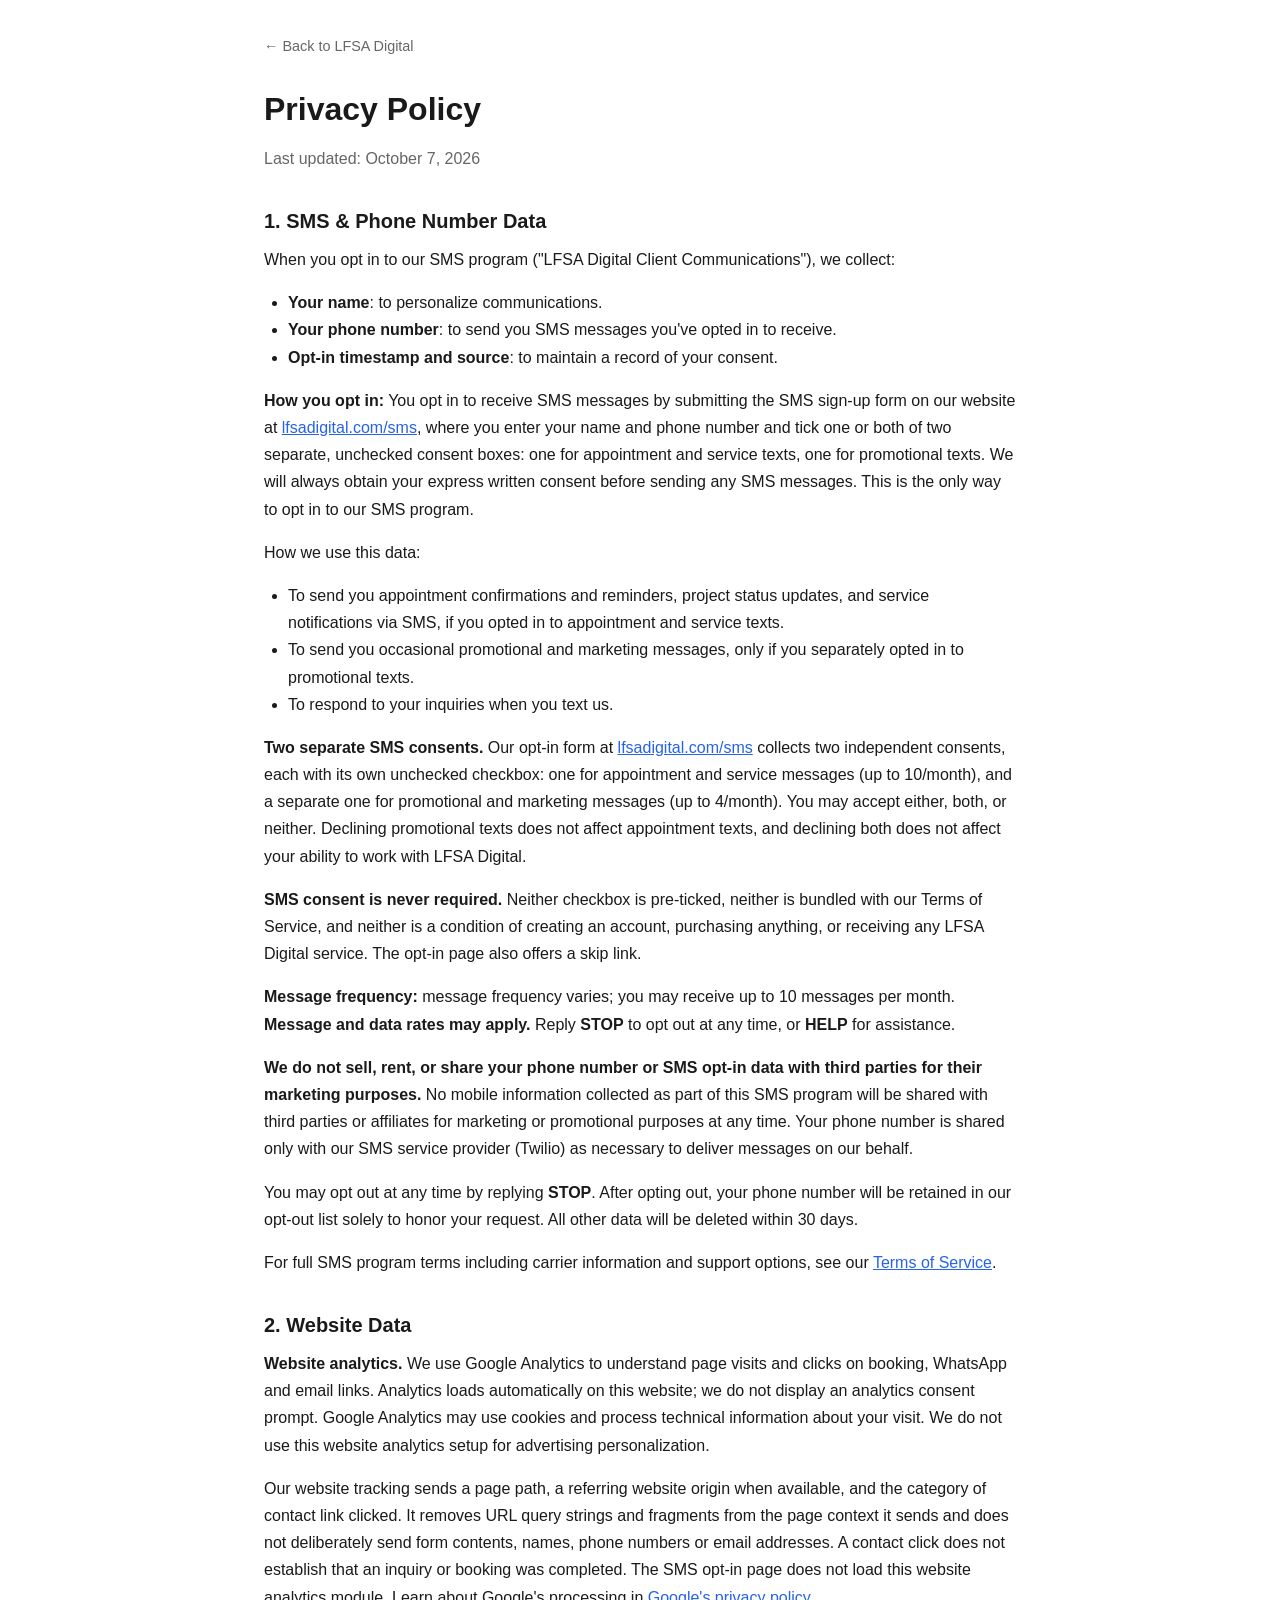
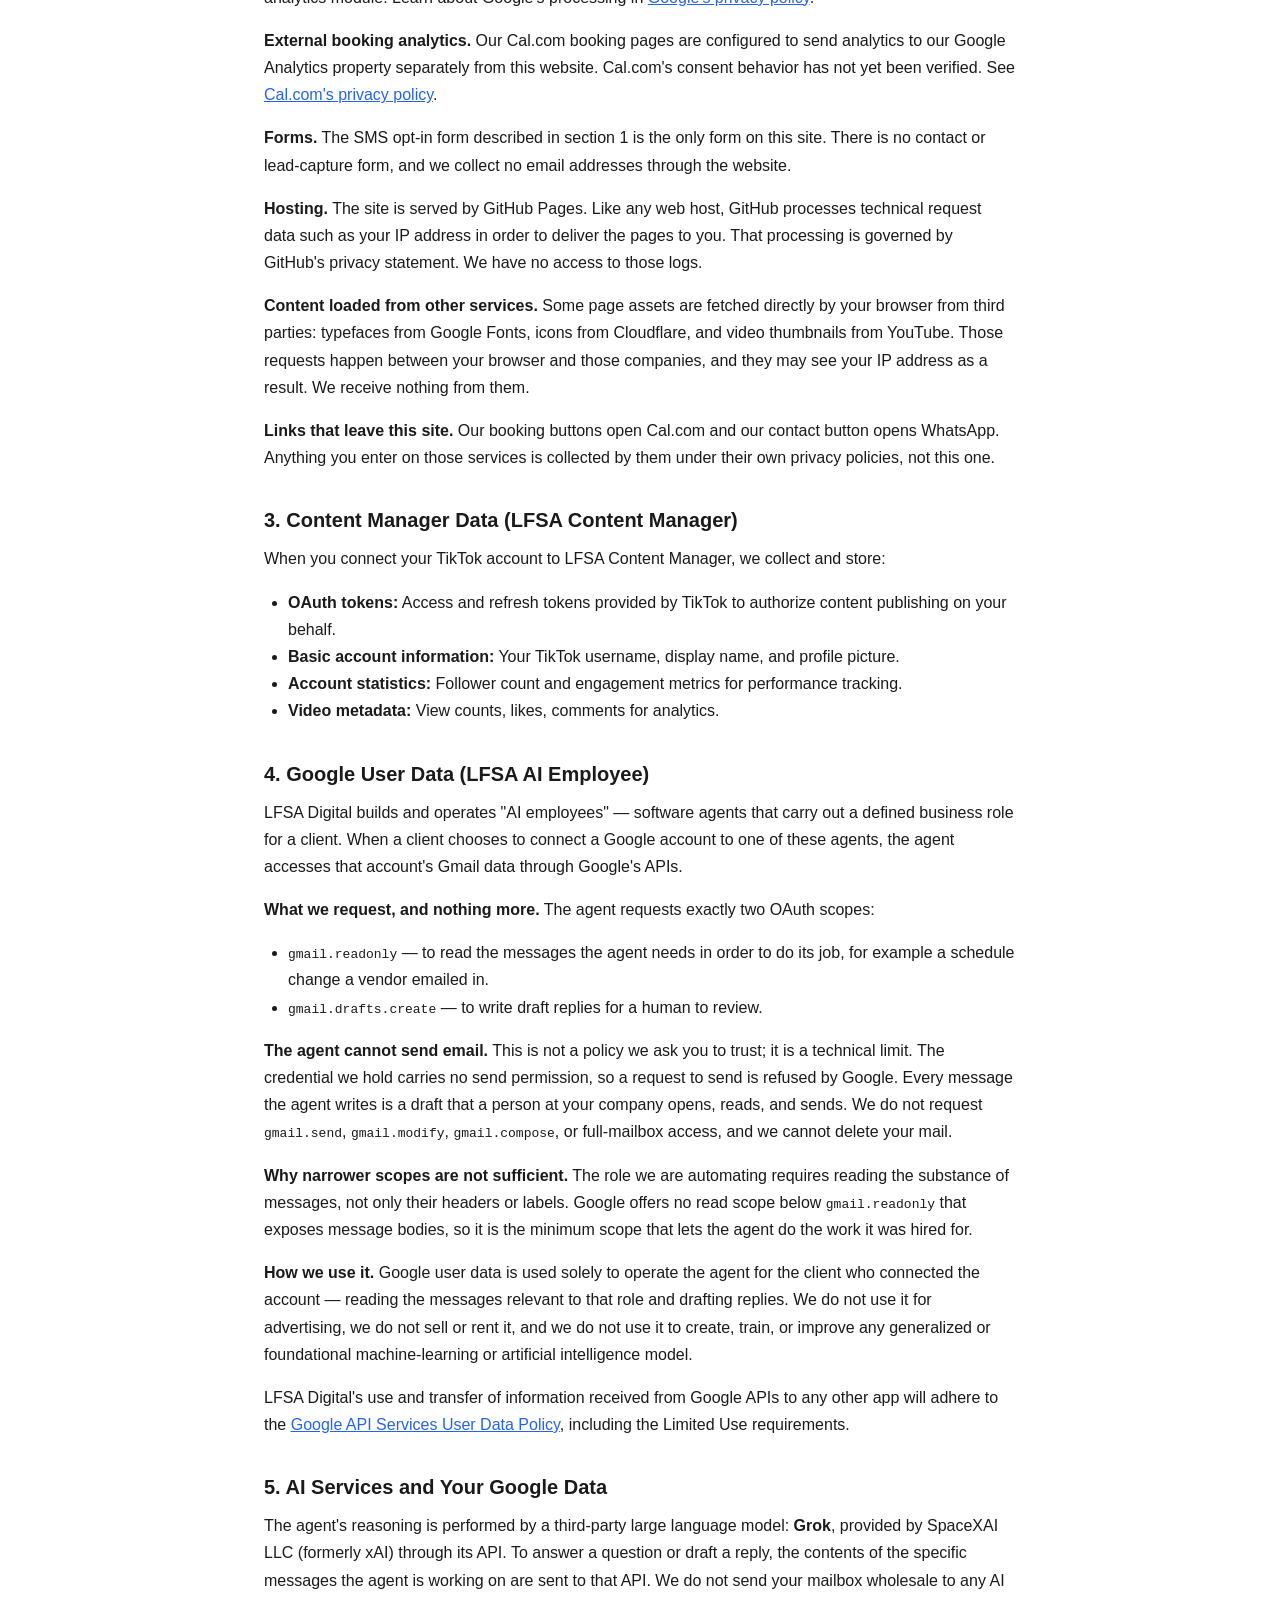
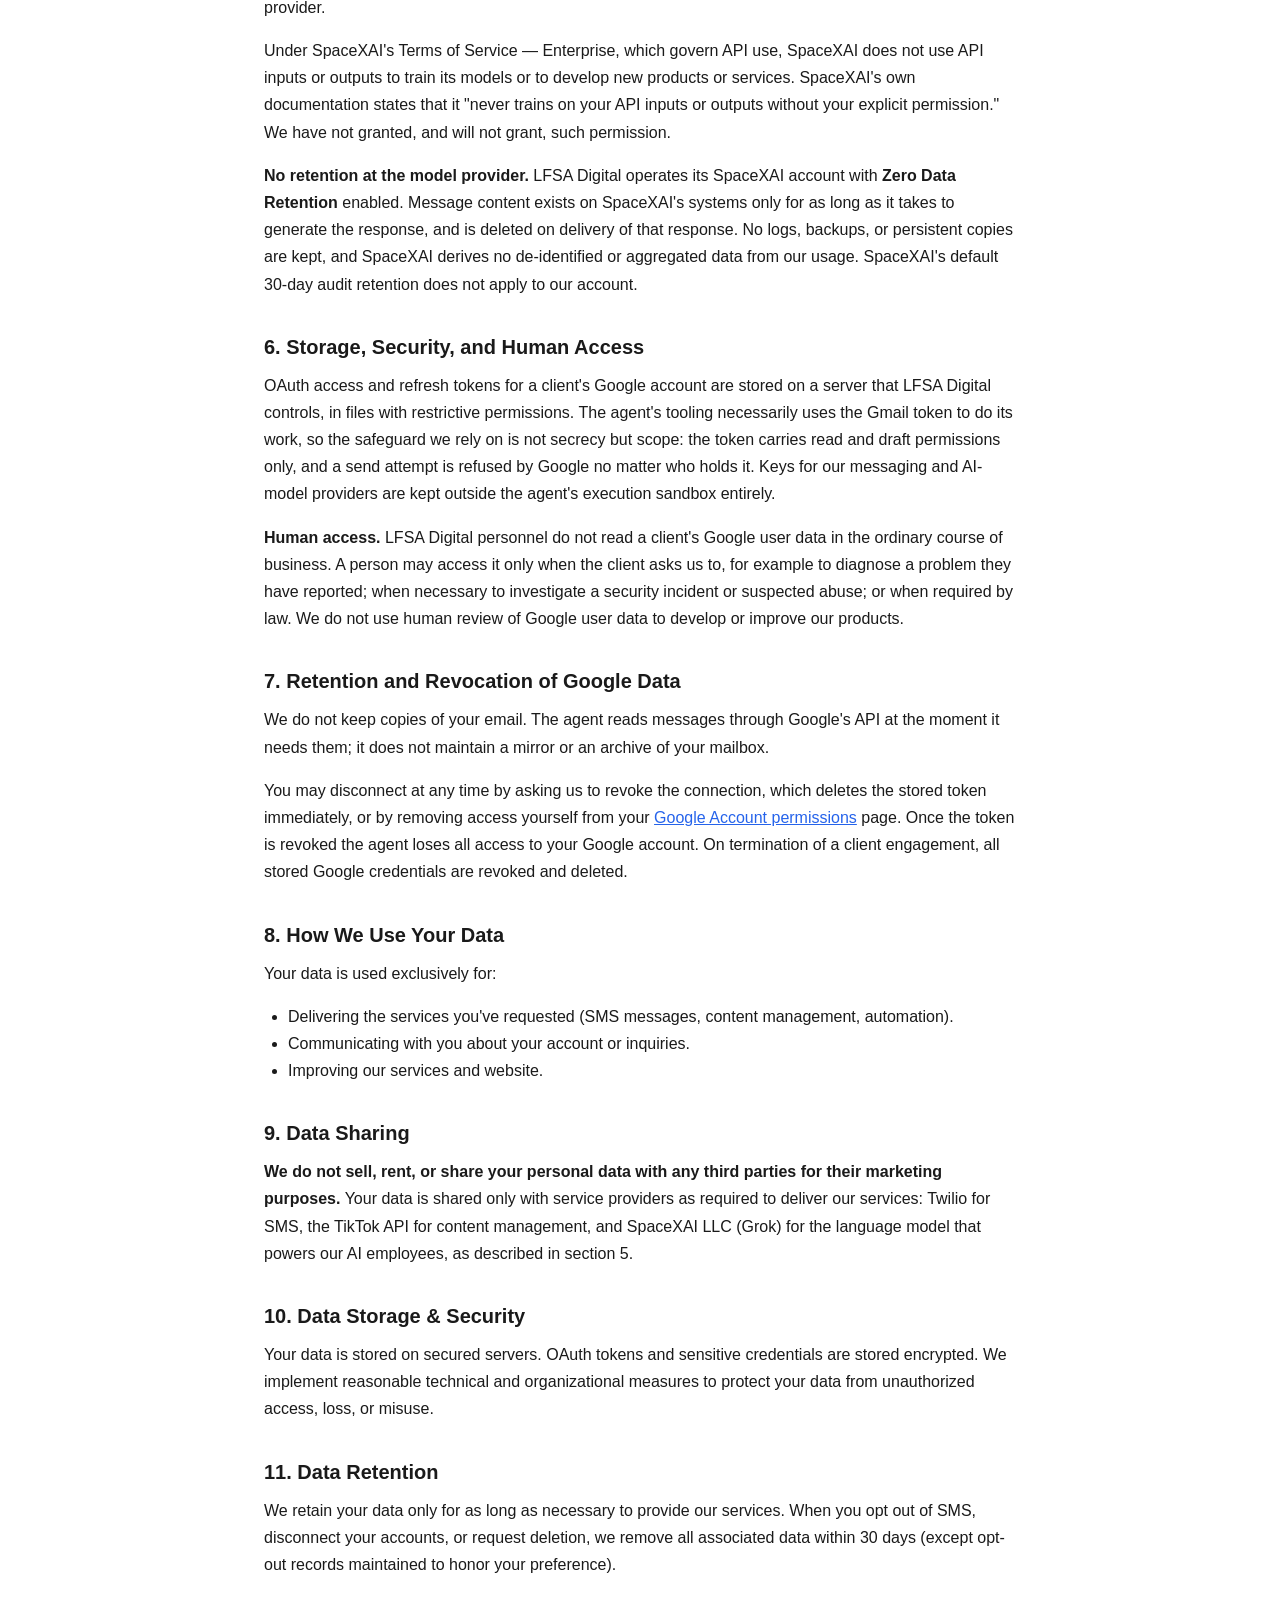
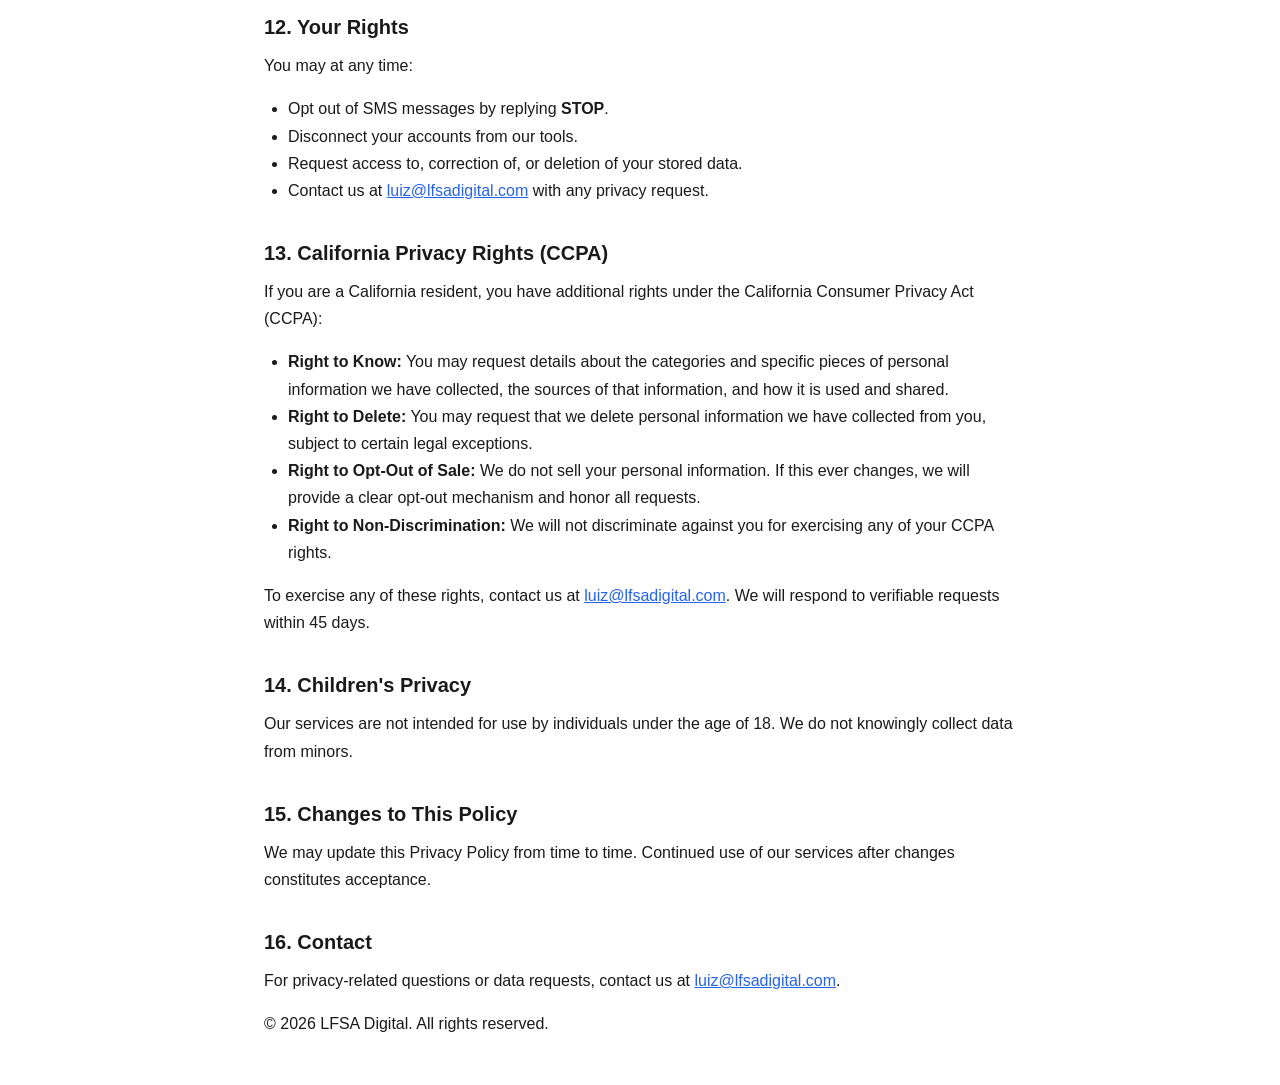
<file: privacy.html>
<!DOCTYPE html>
<html lang="en">
<head>
    <meta charset="UTF-8">
    <meta name="viewport" content="width=device-width, initial-scale=1.0">
    <title>Privacy Policy | LFSA Digital</title>
    <meta name="description" content="How LFSA Digital collects, uses, and protects your data, including SMS opt-in records, website form submissions, and your rights under the CCPA.">
    <link rel="canonical" href="https://lfsadigital.com/privacy.html">
    <link rel="icon" href="/logo-mark.svg" type="image/svg+xml">
    <link rel="icon" href="/favicon.png" sizes="32x32" type="image/png">
    <link rel="apple-touch-icon" href="/apple-touch-icon.png">
    <meta name="theme-color" content="#0A2463">
    <style>
        *{margin:0;padding:0;box-sizing:border-box}
        body{background:#fff;font-family:-apple-system,BlinkMacSystemFont,"Segoe UI",Roboto,sans-serif;color:#1a1a1a;line-height:1.7;max-width:800px;margin:0 auto;padding:2rem 1.5rem}
        h1{font-size:2rem;margin-bottom:.5rem}
        h2{font-size:1.25rem;margin-top:2rem;margin-bottom:.5rem}
        p,ul{margin-bottom:1rem}
        ul{padding-left:1.5rem}
        .meta{color:#666;margin-bottom:2rem}
        a{color:#2563eb}
        .back{display:inline-block;margin-bottom:1.5rem;color:#666;text-decoration:none;font-size:.9rem}
        .back:hover{color:#1a1a1a}
    </style>
<script src="/analytics.js" defer></script>
</head>
<body>
    <a href="/" class="back">← Back to LFSA Digital</a>
    <h1>Privacy Policy</h1>
    <p class="meta">Last updated: October 7, 2026</p>

    <h2>1. SMS & Phone Number Data</h2>
    <p>When you opt in to our SMS program ("LFSA Digital Client Communications"), we collect:</p>
    <ul>
        <li><strong>Your name</strong>: to personalize communications.</li>
        <li><strong>Your phone number</strong>: to send you SMS messages you've opted in to receive.</li>
        <li><strong>Opt-in timestamp and source</strong>: to maintain a record of your consent.</li>
    </ul>

    <p><strong>How you opt in:</strong> You opt in to receive SMS messages by submitting the SMS sign-up form on our website at <a href="/sms.html">lfsadigital.com/sms</a>, where you enter your name and phone number and tick one or both of two separate, unchecked consent boxes: one for appointment and service texts, one for promotional texts. We will always obtain your express written consent before sending any SMS messages. This is the only way to opt in to our SMS program.</p>

    <p>How we use this data:</p>
    <ul>
        <li>To send you appointment confirmations and reminders, project status updates, and service notifications via SMS, if you opted in to appointment and service texts.</li>
        <li>To send you occasional promotional and marketing messages, only if you separately opted in to promotional texts.</li>
        <li>To respond to your inquiries when you text us.</li>
    </ul>

    <p><strong>Two separate SMS consents.</strong> Our opt-in form at
    <a href="/sms.html">lfsadigital.com/sms</a> collects two independent consents, each with its own
    unchecked checkbox: one for appointment and service messages (up to 10/month), and a separate one
    for promotional and marketing messages (up to 4/month). You may accept either, both, or neither.
    Declining promotional texts does not affect appointment texts, and declining both does not affect
    your ability to work with LFSA Digital.</p>

    <p><strong>SMS consent is never required.</strong> Neither checkbox is pre-ticked, neither is
    bundled with our Terms of Service, and neither is a condition of creating an account, purchasing
    anything, or receiving any LFSA Digital service. The opt-in page also offers a skip link.</p>

    <p><strong>Message frequency:</strong> message frequency varies; you may receive up to 10 messages per month. <strong>Message and data rates may apply.</strong> Reply <strong>STOP</strong> to opt out at any time, or <strong>HELP</strong> for assistance.</p>

    <p><strong>We do not sell, rent, or share your phone number or SMS opt-in data with third parties for their marketing purposes.</strong> No mobile information collected as part of this SMS program will be shared with third parties or affiliates for marketing or promotional purposes at any time. Your phone number is shared only with our SMS service provider (Twilio) as necessary to deliver messages on our behalf.</p>

    <p>You may opt out at any time by replying <strong>STOP</strong>. After opting out, your phone number will be retained in our opt-out list solely to honor your request. All other data will be deleted within 30 days.</p>

    <p>For full SMS program terms including carrier information and support options, see our <a href="/terms.html">Terms of Service</a>.</p>

    <h2>2. Website Data</h2>
    <p><strong>Website analytics.</strong> We use Google Analytics to understand page visits and clicks on booking, WhatsApp and email links. Analytics loads automatically on this website; we do not display an analytics consent prompt. Google Analytics may use cookies and process technical information about your visit. We do not use this website analytics setup for advertising personalization.</p>
    <p>Our website tracking sends a page path, a referring website origin when available, and the category of contact link clicked. It removes URL query strings and fragments from the page context it sends and does not deliberately send form contents, names, phone numbers or email addresses. A contact click does not establish that an inquiry or booking was completed. The SMS opt-in page does not load this website analytics module. Learn about Google's processing in <a href="https://policies.google.com/privacy">Google's privacy policy</a>.</p>

    <p><strong>External booking analytics.</strong> Our Cal.com booking pages are configured to send analytics to our Google Analytics property separately from this website. Cal.com's consent behavior has not yet been verified. See <a href="https://cal.com/privacy">Cal.com's privacy policy</a>.</p>

    <p><strong>Forms.</strong> The SMS opt-in form described in section 1 is the only form on this site. There is no contact or lead-capture form, and we collect no email addresses through the website.</p>

    <p><strong>Hosting.</strong> The site is served by GitHub Pages. Like any web host, GitHub processes technical request data such as your IP address in order to deliver the pages to you. That processing is governed by GitHub's privacy statement. We have no access to those logs.</p>

    <p><strong>Content loaded from other services.</strong> Some page assets are fetched directly by your browser from third parties: typefaces from Google Fonts, icons from Cloudflare, and video thumbnails from YouTube. Those requests happen between your browser and those companies, and they may see your IP address as a result. We receive nothing from them.</p>

    <p><strong>Links that leave this site.</strong> Our booking buttons open Cal.com and our contact button opens WhatsApp. Anything you enter on those services is collected by them under their own privacy policies, not this one.</p>

    <h2>3. Content Manager Data (LFSA Content Manager)</h2>
    <p>When you connect your TikTok account to LFSA Content Manager, we collect and store:</p>
    <ul>
        <li><strong>OAuth tokens:</strong> Access and refresh tokens provided by TikTok to authorize content publishing on your behalf.</li>
        <li><strong>Basic account information:</strong> Your TikTok username, display name, and profile picture.</li>
        <li><strong>Account statistics:</strong> Follower count and engagement metrics for performance tracking.</li>
        <li><strong>Video metadata:</strong> View counts, likes, comments for analytics.</li>
    </ul>

    <h2>4. Google User Data (LFSA AI Employee)</h2>

    <p>LFSA Digital builds and operates "AI employees" &mdash; software agents that carry out a
    defined business role for a client. When a client chooses to connect a Google account to one of
    these agents, the agent accesses that account's Gmail data through Google's APIs.</p>

    <p><strong>What we request, and nothing more.</strong> The agent requests exactly two OAuth
    scopes:</p>
    <ul>
        <li><code>gmail.readonly</code> &mdash; to read the messages the agent needs in order to do
        its job, for example a schedule change a vendor emailed in.</li>
        <li><code>gmail.drafts.create</code> &mdash; to write draft replies for a human to review.</li>
    </ul>

    <p><strong>The agent cannot send email.</strong> This is not a policy we ask you to trust; it is
    a technical limit. The credential we hold carries no send permission, so a request to send is
    refused by Google. Every message the agent writes is a draft that a person at your company opens,
    reads, and sends. We do not request <code>gmail.send</code>, <code>gmail.modify</code>,
    <code>gmail.compose</code>, or full-mailbox access, and we cannot delete your mail.</p>

    <p><strong>Why narrower scopes are not sufficient.</strong> The role we are automating requires
    reading the substance of messages, not only their headers or labels. Google offers no read scope
    below <code>gmail.readonly</code> that exposes message bodies, so it is the minimum scope that
    lets the agent do the work it was hired for.</p>

    <p><strong>How we use it.</strong> Google user data is used solely to operate the agent for the
    client who connected the account &mdash; reading the messages relevant to that role and drafting
    replies. We do not use it for advertising, we do not sell or rent it, and we do not use it to
    create, train, or improve any generalized or foundational machine-learning or artificial
    intelligence model.</p>

    <p>LFSA Digital's use and transfer of information received from Google APIs to any other app will
    adhere to the
    <a href="https://developers.google.com/terms/api-services-user-data-policy">Google API Services
    User Data Policy</a>, including the Limited Use requirements.</p>

    <h2>5. AI Services and Your Google Data</h2>

    <p>The agent's reasoning is performed by a third-party large language model:
    <strong>Grok</strong>, provided by SpaceXAI LLC (formerly xAI) through its API. To answer a
    question or draft a reply, the contents of the specific messages the agent is working on are sent
    to that API. We do not send your mailbox wholesale to any AI provider.</p>

    <p>Under SpaceXAI's Terms of Service &mdash; Enterprise, which govern API use, SpaceXAI does not
    use API inputs or outputs to train its models or to develop new products or services. SpaceXAI's
    own documentation states that it "never trains on your API inputs or outputs without your
    explicit permission." We have not granted, and will not grant, such permission.</p>

    <p><strong>No retention at the model provider.</strong> LFSA Digital operates its SpaceXAI
    account with <strong>Zero Data Retention</strong> enabled. Message content exists on SpaceXAI's
    systems only for as long as it takes to generate the response, and is deleted on delivery of that
    response. No logs, backups, or persistent copies are kept, and SpaceXAI derives no de-identified
    or aggregated data from our usage. SpaceXAI's default 30-day audit retention does not apply to
    our account.</p>

    <h2>6. Storage, Security, and Human Access</h2>

    <p>OAuth access and refresh tokens for a client's Google account are stored on a server that LFSA
    Digital controls, in files with restrictive permissions. The agent's tooling necessarily uses the
    Gmail token to do its work, so the safeguard we rely on is not secrecy but scope: the token
    carries read and draft permissions only, and a send attempt is refused by Google no matter who
    holds it. Keys for our messaging and AI-model providers are kept outside the agent's execution
    sandbox entirely.</p>

    <p><strong>Human access.</strong> LFSA Digital personnel do not read a client's Google user data
    in the ordinary course of business. A person may access it only when the client asks us to, for
    example to diagnose a problem they have reported; when necessary to investigate a security
    incident or suspected abuse; or when required by law. We do not use human review of Google user
    data to develop or improve our products.</p>

    <h2>7. Retention and Revocation of Google Data</h2>

    <p>We do not keep copies of your email. The agent reads messages through Google's API at the
    moment it needs them; it does not maintain a mirror or an archive of your mailbox.</p>

    <p>You may disconnect at any time by asking us to revoke the connection, which deletes the stored
    token immediately, or by removing access yourself from your
    <a href="https://myaccount.google.com/permissions">Google Account permissions</a> page. Once the
    token is revoked the agent loses all access to your Google account. On termination of a client
    engagement, all stored Google credentials are revoked and deleted.</p>

    <h2>8. How We Use Your Data</h2>
    <p>Your data is used exclusively for:</p>
    <ul>
        <li>Delivering the services you've requested (SMS messages, content management, automation).</li>
        <li>Communicating with you about your account or inquiries.</li>
        <li>Improving our services and website.</li>
    </ul>

    <h2>9. Data Sharing</h2>
    <p><strong>We do not sell, rent, or share your personal data with any third parties for their marketing purposes.</strong> Your data is shared only with service providers as required to deliver our services: Twilio for SMS, the TikTok API for content management, and SpaceXAI LLC (Grok) for the language model that powers our AI employees, as described in section 5.</p>

    <h2>10. Data Storage & Security</h2>
    <p>Your data is stored on secured servers. OAuth tokens and sensitive credentials are stored encrypted. We implement reasonable technical and organizational measures to protect your data from unauthorized access, loss, or misuse.</p>

    <h2>11. Data Retention</h2>
    <p>We retain your data only for as long as necessary to provide our services. When you opt out of SMS, disconnect your accounts, or request deletion, we remove all associated data within 30 days (except opt-out records maintained to honor your preference).</p>

    <h2>12. Your Rights</h2>
    <p>You may at any time:</p>
    <ul>
        <li>Opt out of SMS messages by replying <strong>STOP</strong>.</li>
        <li>Disconnect your accounts from our tools.</li>
        <li>Request access to, correction of, or deletion of your stored data.</li>
        <li>Contact us at <a href="mailto:luiz@lfsadigital.com">luiz@lfsadigital.com</a> with any privacy request.</li>
    </ul>

    <h2>13. California Privacy Rights (CCPA)</h2>
    <p>If you are a California resident, you have additional rights under the California Consumer Privacy Act (CCPA):</p>
    <ul>
        <li><strong>Right to Know:</strong> You may request details about the categories and specific pieces of personal information we have collected, the sources of that information, and how it is used and shared.</li>
        <li><strong>Right to Delete:</strong> You may request that we delete personal information we have collected from you, subject to certain legal exceptions.</li>
        <li><strong>Right to Opt-Out of Sale:</strong> We do not sell your personal information. If this ever changes, we will provide a clear opt-out mechanism and honor all requests.</li>
        <li><strong>Right to Non-Discrimination:</strong> We will not discriminate against you for exercising any of your CCPA rights.</li>
    </ul>
    <p>To exercise any of these rights, contact us at <a href="mailto:luiz@lfsadigital.com">luiz@lfsadigital.com</a>. We will respond to verifiable requests within 45 days.</p>

    <h2>14. Children's Privacy</h2>
    <p>Our services are not intended for use by individuals under the age of 18. We do not knowingly collect data from minors.</p>

    <h2>15. Changes to This Policy</h2>
    <p>We may update this Privacy Policy from time to time. Continued use of our services after changes constitutes acceptance.</p>

    <h2>16. Contact</h2>
    <p>For privacy-related questions or data requests, contact us at <a href="mailto:luiz@lfsadigital.com">luiz@lfsadigital.com</a>.</p>

    <p>© 2026 LFSA Digital. All rights reserved.</p>
</body>
</html>
</file>
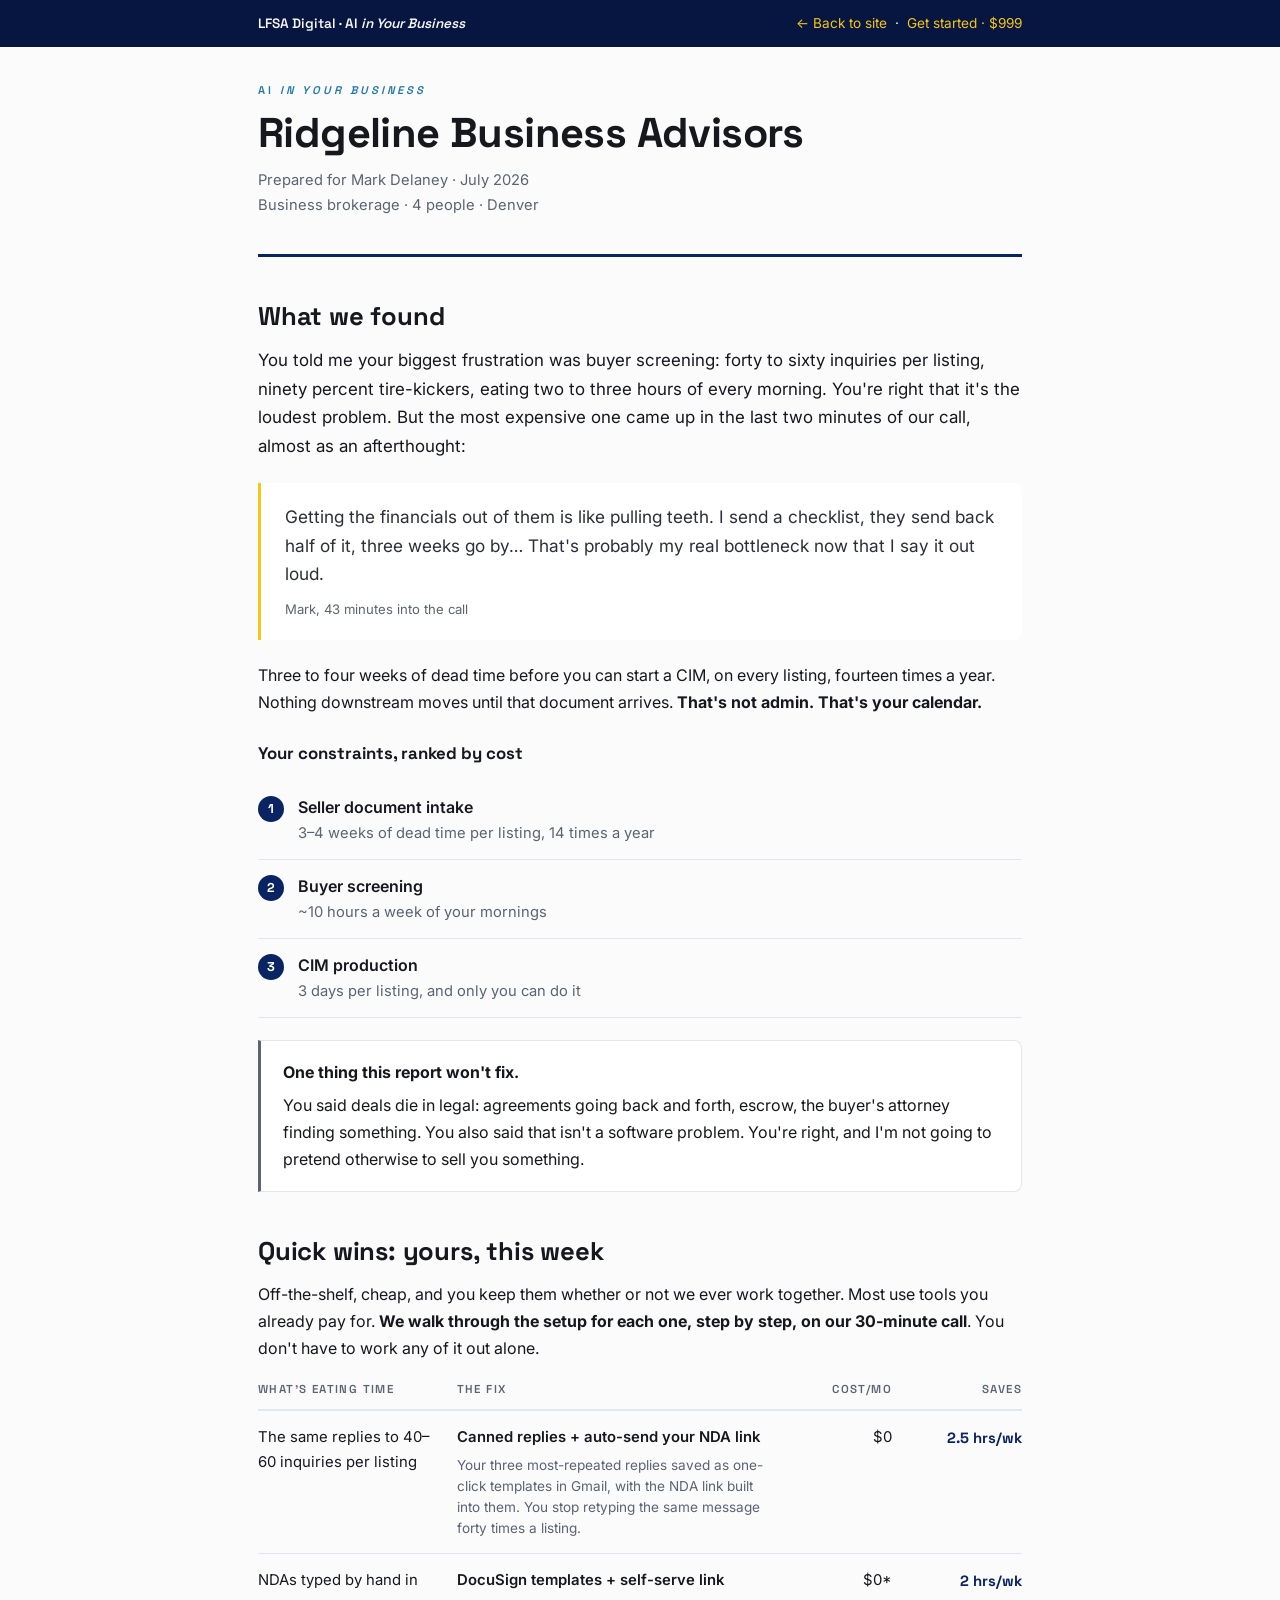
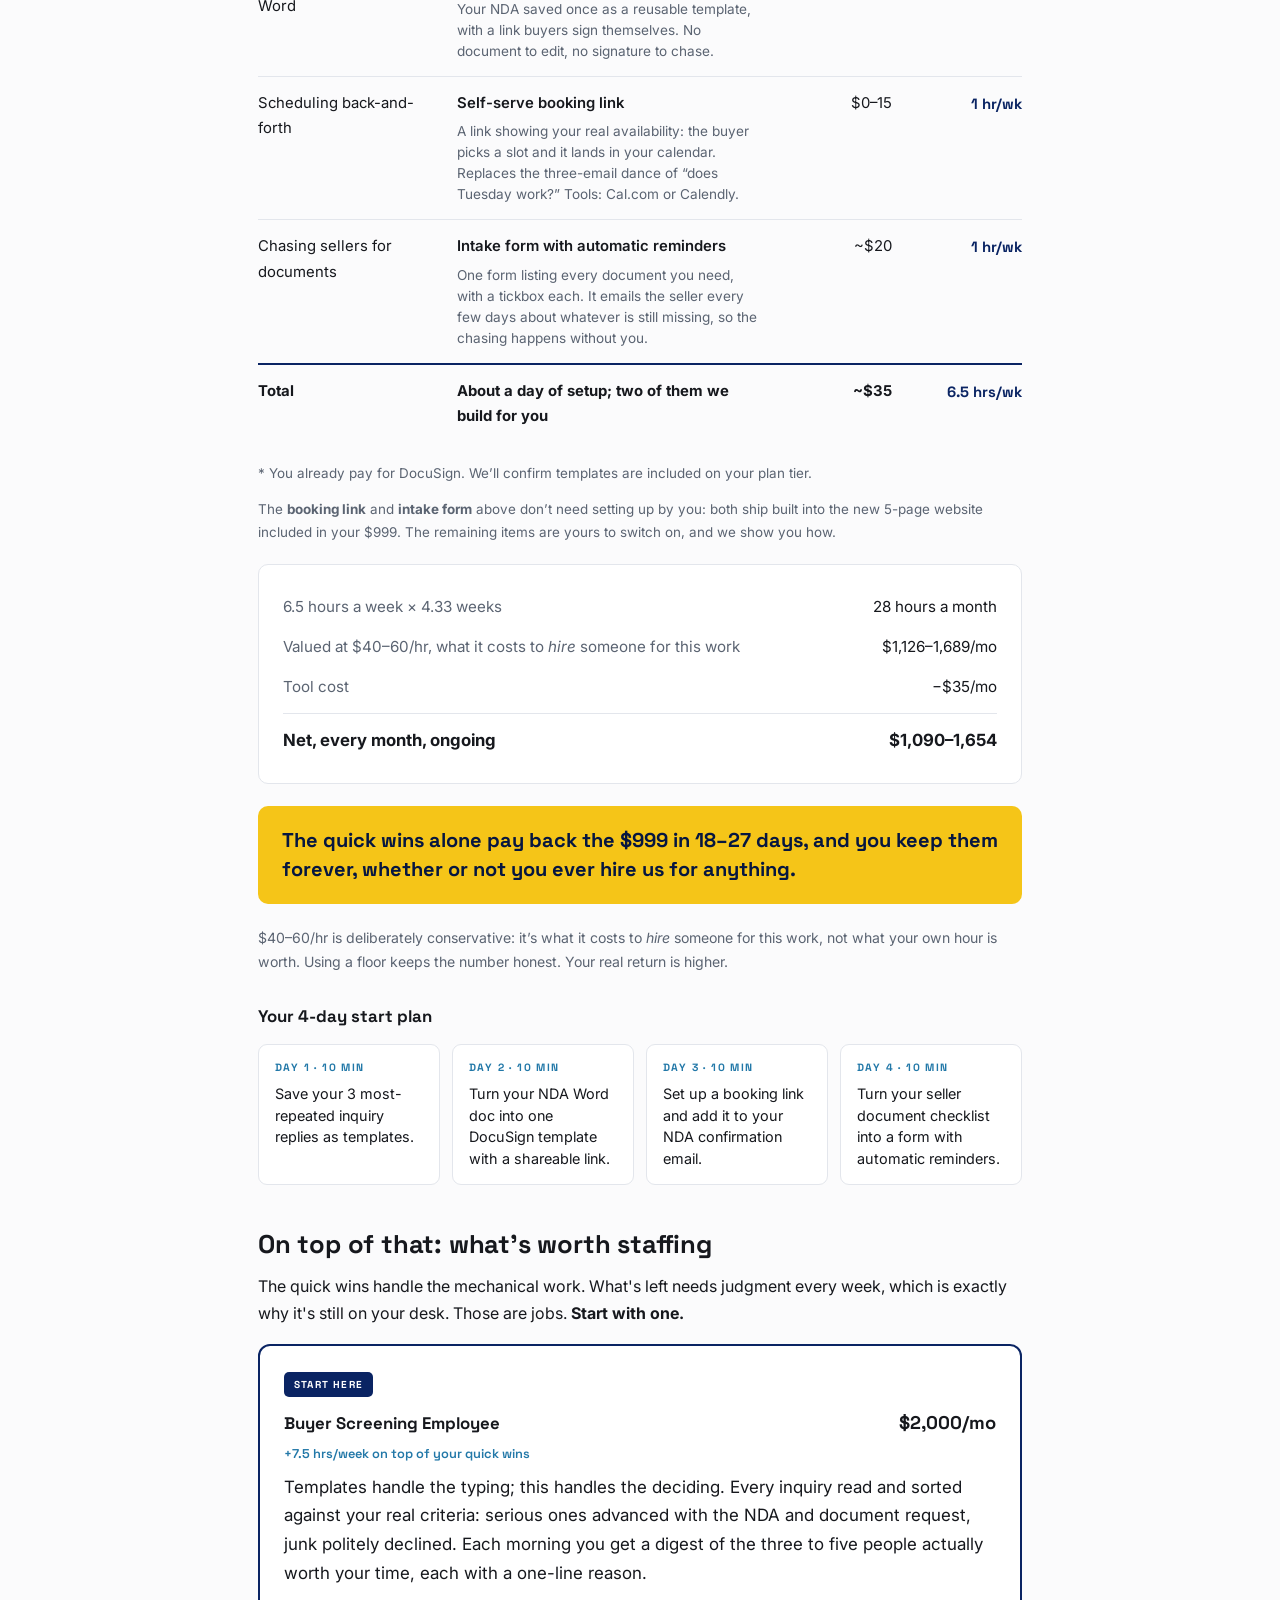
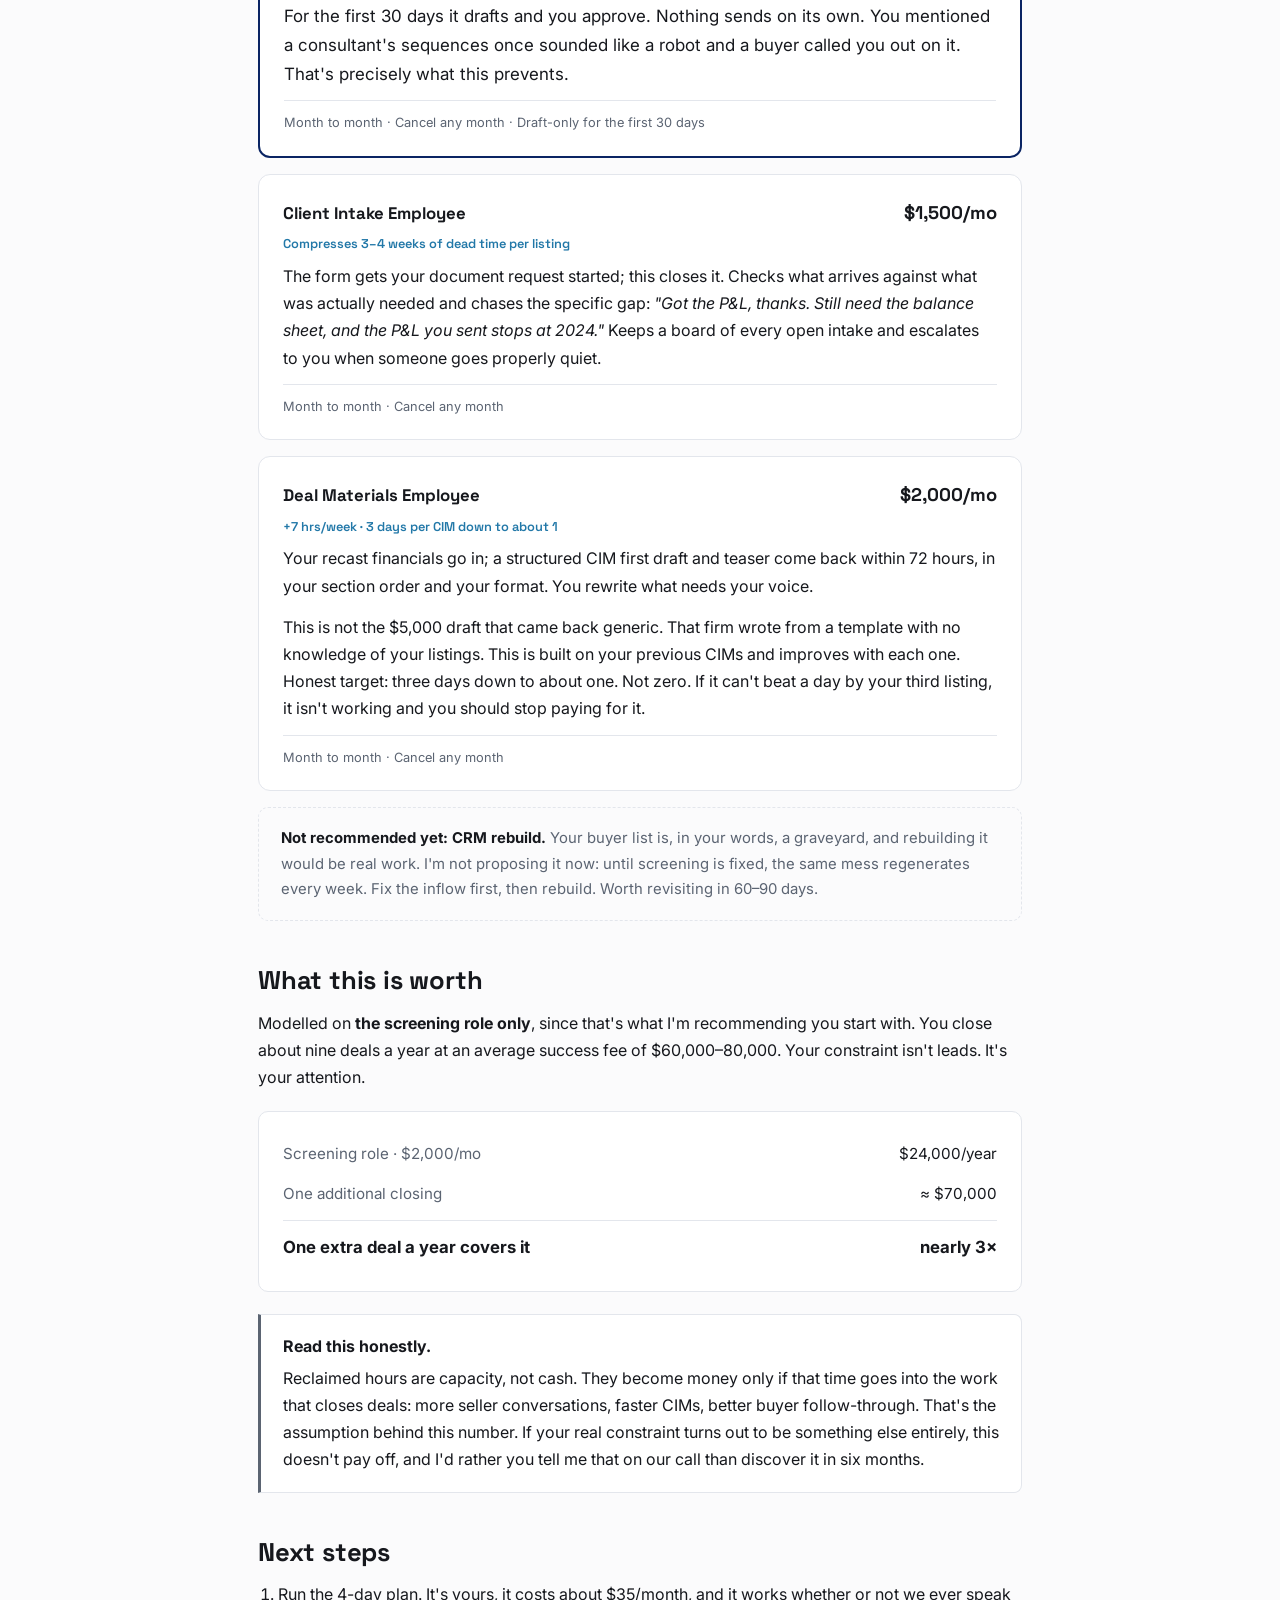
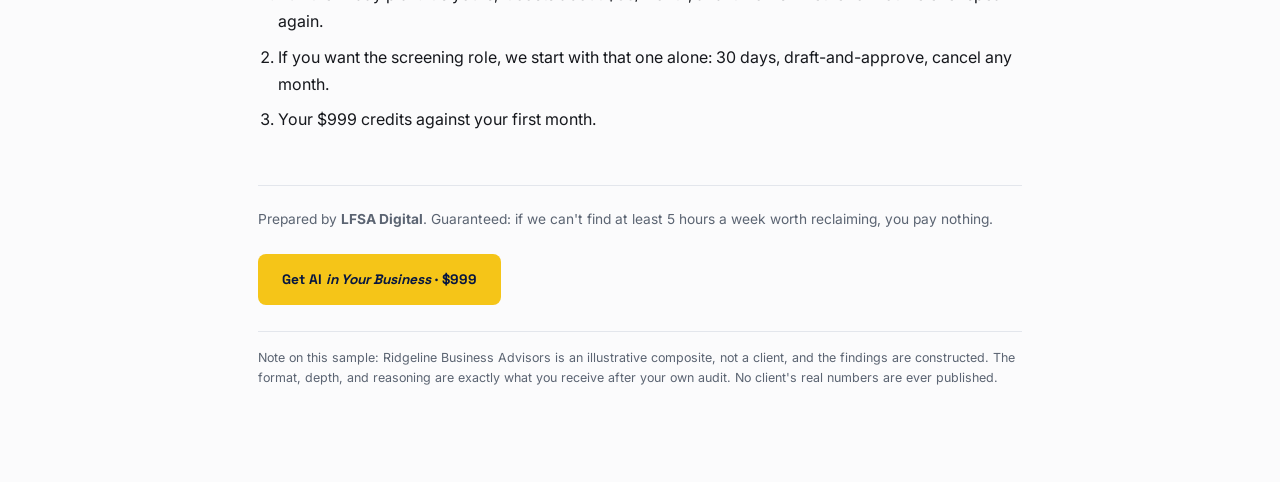
<file: report.html>
<!DOCTYPE html>
<html lang="en">
<head>
<meta charset="UTF-8">
<meta name="viewport" content="width=device-width,initial-scale=1">
<title>Sample Report: AI in Your Business | LFSA Digital</title>
<meta name="description" content="A full sample report: where a business is leaking time, the quick wins that reclaim 6.5 hours a week for $35/month, and the roles worth staffing on top.">
<link rel="canonical" href="https://lfsadigital.com/report.html">
<link rel="icon" href="/logo-mark.svg" type="image/svg+xml">
<link rel="icon" href="/favicon.png" sizes="32x32" type="image/png">
<link rel="apple-touch-icon" href="/apple-touch-icon.png">
<meta name="theme-color" content="#061640">
<meta property="og:title" content="Sample Report: AI in Your Business | LFSA Digital">
<meta property="og:description" content="See exactly what the $999 session produces: quantified time leaks, costed quick wins, and a staffing proposal.">
<meta property="og:type" content="article">
<meta property="og:url" content="https://lfsadigital.com/report.html">
<meta property="og:image" content="https://lfsadigital.com/og-image.png">
<meta property="og:image:width" content="1200">
<meta property="og:image:height" content="630">
<meta property="og:site_name" content="LFSA Digital">
<meta name="twitter:card" content="summary_large_image">
<meta name="twitter:title" content="Sample Report: AI in Your Business | LFSA Digital">
<meta name="twitter:description" content="See exactly what the $999 session produces: quantified time leaks, costed quick wins, and a staffing proposal.">
<meta name="twitter:image" content="https://lfsadigital.com/og-image.png">
<link rel="preconnect" href="https://fonts.googleapis.com">
<link rel="preconnect" href="https://fonts.gstatic.com" crossorigin>
<link href="https://fonts.googleapis.com/css2?family=Space+Grotesk:wght@400;500;600;700&family=Inter:wght@400;500;600;700&display=swap" rel="stylesheet">
<style>
*,*::before,*::after{margin:0;padding:0;box-sizing:border-box}
/* This page is a light surface and does not load tokens.css, so the palette is
   mirrored here. --blue-ink is the accent for text on white: plain --blue is
   2.91:1 there and fails AA. Canonical definition lives in tokens.css. */
:root{--navy:#0A2463;--deep:#061640;--gold:#F5C518;--blue:#2DA0E0;--blue-ink:#2278a8;--ink:#16181d;--mute:#5b6472;--line:#e3e6ec;--bg:#fbfbfc}
body{background:var(--bg);color:var(--ink);font-family:'Inter',system-ui,sans-serif;line-height:1.7;font-size:16px}
.gk{font-family:'Space Grotesk',sans-serif}
h1,h2,h3{font-family:'Space Grotesk',sans-serif;line-height:1.2}
.page{max-width:820px;margin:0 auto;padding:0 clamp(18px,4vw,28px) 80px}
.bar{background:var(--deep);color:#f4f4f5;padding:12px 0;margin-bottom:0}
.bar .inner{max-width:820px;margin:0 auto;padding:0 clamp(18px,4vw,28px);display:flex;justify-content:space-between;align-items:center;gap:14px;flex-wrap:wrap}
.bar a{color:var(--gold);text-decoration:none;font-size:.85rem}
.notice{background:#fff8e1;border:1px solid #f0d98a;border-radius:8px;padding:14px 18px;margin:26px 0 34px;font-size:.88rem;color:#6b5710;line-height:1.6}
.masthead{border-bottom:3px solid var(--navy);padding-bottom:22px;margin-bottom:34px}
.kicker{font-family:'Space Grotesk',sans-serif;text-transform:uppercase;letter-spacing:3px;font-size:.7rem;font-weight:600;color:var(--blue-ink);margin-bottom:8px}
h1{font-size:clamp(1.9rem,4.4vw,2.6rem);font-weight:700;letter-spacing:-.6px;margin-bottom:10px}
.meta{color:var(--mute);font-size:.92rem}
h2{font-size:clamp(1.3rem,2.6vw,1.6rem);font-weight:700;margin:44px 0 14px;letter-spacing:-.2px}
h3{font-size:1.05rem;font-weight:700;margin:0 0 6px}
p{margin-bottom:14px}
.lead{font-size:1.06rem}
blockquote{border-left:3px solid var(--gold);background:#fff;padding:20px 24px;margin:22px 0;font-size:1.08rem;line-height:1.65;color:#2b2f38;border-radius:0 8px 8px 0}
blockquote cite{display:block;margin-top:10px;font-size:.82rem;color:var(--mute);font-style:normal}
.ranked{list-style:none;counter-reset:r;margin:18px 0 8px}
.ranked li{counter-increment:r;display:flex;gap:14px;align-items:flex-start;padding:13px 0;border-bottom:1px solid var(--line)}
.ranked li::before{content:counter(r);flex-shrink:0;width:26px;height:26px;border-radius:50%;background:var(--navy);color:#fff;font-family:'Space Grotesk',sans-serif;font-size:.8rem;font-weight:700;display:flex;align-items:center;justify-content:center;margin-top:2px}
.ranked .what{font-weight:600}
.ranked .cost{color:var(--mute);font-size:.92rem}
.callout{border:1px solid var(--line);border-left:3px solid var(--mute);background:#fff;padding:18px 22px;margin:22px 0;border-radius:0 8px 8px 0}
.callout strong{display:block;margin-bottom:5px}
table{width:100%;border-collapse:collapse;margin:18px 0;font-size:.93rem;table-layout:fixed}
th{text-align:left;font-family:'Space Grotesk',sans-serif;font-size:.72rem;text-transform:uppercase;letter-spacing:1.4px;color:var(--mute);font-weight:600;padding:0 14px 9px 0;border-bottom:2px solid var(--line)}
td{padding:14px 14px 14px 0;border-bottom:1px solid var(--line);vertical-align:top}
th:nth-child(1),td:nth-child(1){width:26%}
th:nth-child(2),td:nth-child(2){width:42%}
th:nth-child(3),td:nth-child(3){width:15%}
th:nth-child(4),td:nth-child(4){width:17%}
tr.total td{font-weight:700;border-bottom:none;border-top:2px solid var(--navy);padding-top:14px}
td.num,th.num{text-align:right;padding-right:0;white-space:nowrap}
.hrs{font-family:'Space Grotesk',sans-serif;font-weight:700;color:var(--navy)}
.exp{display:block;color:var(--mute);font-size:.85rem;margin-top:5px;line-height:1.55}
.fixname{font-weight:600}
.mathbox{background:#fff;border:1px solid var(--line);border-radius:10px;padding:22px 24px;margin:20px 0}
.mathrow{display:flex;justify-content:space-between;gap:14px;padding:7px 0;font-size:.95rem}
.mathrow.sum{border-top:1px solid var(--line);margin-top:6px;padding-top:12px;font-weight:700;font-size:1.05rem}
.mathrow .lbl{color:var(--mute)}
.mathrow.sum .lbl{color:var(--ink)}
.headline{background:var(--gold);color:var(--deep);border-radius:10px;padding:20px 24px;margin:22px 0;font-family:'Space Grotesk',sans-serif;font-weight:700;font-size:clamp(1.05rem,2.2vw,1.25rem);line-height:1.45}
.days{display:grid;grid-template-columns:repeat(auto-fit,minmax(min(100%,170px),1fr));gap:12px;margin:18px 0}
.day{background:#fff;border:1px solid var(--line);border-radius:9px;padding:14px 16px}
.day .d{font-family:'Space Grotesk',sans-serif;font-size:.66rem;font-weight:700;letter-spacing:1.4px;color:var(--blue-ink);margin-bottom:6px}
.day .t{font-size:.9rem;line-height:1.5}
.role{background:#fff;border:1px solid var(--line);border-radius:12px;padding:22px 24px;margin:16px 0}
.role.lead{border:2px solid var(--navy)}
.role .top{display:flex;justify-content:space-between;align-items:baseline;gap:14px;flex-wrap:wrap;margin-bottom:4px}
.role .price{font-family:'Space Grotesk',sans-serif;font-weight:700;font-size:1.15rem;white-space:nowrap}
.badge{display:inline-block;background:var(--navy);color:#fff;font-family:'Space Grotesk',sans-serif;font-size:.63rem;font-weight:700;letter-spacing:1.2px;text-transform:uppercase;padding:4px 10px;border-radius:5px;margin-bottom:10px}
.gain{font-family:'Space Grotesk',sans-serif;font-size:.8rem;font-weight:600;color:var(--blue-ink);margin-bottom:8px}
.terms{color:var(--mute);font-size:.8rem;margin-top:12px;padding-top:11px;border-top:1px solid var(--line)}
.declined{background:transparent;border:1px dashed var(--line);border-radius:10px;padding:18px 22px;margin:16px 0;color:var(--mute);font-size:.93rem}
.declined strong{color:var(--ink)}
.foot{margin-top:52px;padding-top:22px;border-top:1px solid var(--line);color:var(--mute);font-size:.86rem}
.cta{display:inline-block;background:var(--gold);color:var(--deep);font-family:'Space Grotesk',sans-serif;font-weight:700;padding:14px 24px;border-radius:8px;text-decoration:none;margin-top:8px}
@media print{
 body{background:#fff;font-size:11.5pt}
 .bar,.cta,.noprint{display:none!important}
 .page{max-width:100%;padding:0}
 h2{page-break-after:avoid}
 .role,.mathbox,blockquote,.callout,table{page-break-inside:avoid}
 .headline{background:#fff;border:2px solid var(--navy);color:var(--ink)}
 a{color:var(--ink);text-decoration:none}
}
</style>
<script src="/analytics.js" defer></script>
</head>
<body>

<div class="bar noprint"><div class="inner">
  <span class="gk" style="font-size:.85rem;font-weight:600">LFSA Digital · AI <em style="font-style:italic">in Your Business</em></span>
  <span style="font-size:.85rem"><a href="/">← Back to site</a> &nbsp;·&nbsp; <a href="https://cal.com/luiz-almeida-xjku7w/lfsa-digital-ai-in-your-business" target="_blank" rel="noopener">Get started · $999</a></span>
</div></div>

<main class="page">

<div class="masthead" style="margin-top:34px">
  <div class="kicker">AI <em style="font-style:italic">in Your Business</em></div>
  <h1>Ridgeline Business Advisors</h1>
  <p class="meta">Prepared for Mark Delaney · July 2026<br>Business brokerage · 4 people · Denver</p>
</div>

<h2>What we found</h2>
<p class="lead">You told me your biggest frustration was buyer screening: forty to sixty inquiries per listing, ninety percent tire-kickers, eating two to three hours of every morning. You're right that it's the loudest problem. But the most expensive one came up in the last two minutes of our call, almost as an afterthought:</p>

<blockquote>Getting the financials out of them is like pulling teeth. I send a checklist, they send back half of it, three weeks go by… That's probably my real bottleneck now that I say it out loud.<cite>Mark, 43 minutes into the call</cite></blockquote>

<p>Three to four weeks of dead time before you can start a CIM, on every listing, fourteen times a year. Nothing downstream moves until that document arrives. <strong>That's not admin. That's your calendar.</strong></p>

<h3 style="margin-top:26px">Your constraints, ranked by cost</h3>
<ol class="ranked">
  <li><div><div class="what">Seller document intake</div><div class="cost">3–4 weeks of dead time per listing, 14 times a year</div></div></li>
  <li><div><div class="what">Buyer screening</div><div class="cost">~10 hours a week of your mornings</div></div></li>
  <li><div><div class="what">CIM production</div><div class="cost">3 days per listing, and only you can do it</div></div></li>
</ol>

<div class="callout">
  <strong>One thing this report won't fix.</strong>
  You said deals die in legal: agreements going back and forth, escrow, the buyer's attorney finding something. You also said that isn't a software problem. You're right, and I'm not going to pretend otherwise to sell you something.
</div>

<h2>Quick wins: yours, this week</h2>
<p>Off-the-shelf, cheap, and you keep them whether or not we ever work together. Most use tools you already pay for. <strong>We walk through the setup for each one, step by step, on our 30-minute call</strong>. You don't have to work any of it out alone.</p>

<table>
  <thead><tr><th>What&rsquo;s eating time</th><th>The fix</th><th class="num">Cost/mo</th><th class="num">Saves</th></tr></thead>
  <tbody>
    <tr>
      <td>The same replies to 40&ndash;60 inquiries per listing</td>
      <td><span class="fixname">Canned replies + auto-send your NDA link</span><span class="exp">Your three most-repeated replies saved as one-click templates in Gmail, with the NDA link built into them. You stop retyping the same message forty times a listing.</span></td>
      <td class="num">$0</td><td class="num hrs">2.5 hrs/wk</td>
    </tr>
    <tr>
      <td>NDAs typed by hand in Word</td>
      <td><span class="fixname">DocuSign templates + self-serve link</span><span class="exp">Your NDA saved once as a reusable template, with a link buyers sign themselves. No document to edit, no signature to chase.</span></td>
      <td class="num">$0*</td><td class="num hrs">2 hrs/wk</td>
    </tr>
    <tr>
      <td>Scheduling back-and-forth</td>
      <td><span class="fixname">Self-serve booking link</span><span class="exp">A link showing your real availability: the buyer picks a slot and it lands in your calendar. Replaces the three-email dance of &ldquo;does Tuesday work?&rdquo; Tools: Cal.com or Calendly.</span></td>
      <td class="num">$0&ndash;15</td><td class="num hrs">1 hr/wk</td>
    </tr>
    <tr>
      <td>Chasing sellers for documents</td>
      <td><span class="fixname">Intake form with automatic reminders</span><span class="exp">One form listing every document you need, with a tickbox each. It emails the seller every few days about whatever is still missing, so the chasing happens without you.</span></td>
      <td class="num">~$20</td><td class="num hrs">1 hr/wk</td>
    </tr>
    <tr class="total"><td>Total</td><td>About a day of setup; two of them we build for you</td><td class="num">~$35</td><td class="num hrs">6.5 hrs/wk</td></tr>
  </tbody>
</table>
<p style="font-size:.84rem;color:var(--mute)">* You already pay for DocuSign. We&rsquo;ll confirm templates are included on your plan tier.</p>
<p style="font-size:.84rem;color:var(--mute)">The <strong>booking link</strong> and <strong>intake form</strong> above don&rsquo;t need setting up by you: both ship built into the new 5-page website included in your $999. The remaining items are yours to switch on, and we show you how.</p>

<div class="mathbox">
  <div class="mathrow"><span class="lbl">6.5 hours a week &times; 4.33 weeks</span><span>28 hours a month</span></div>
  <div class="mathrow"><span class="lbl">Valued at $40&ndash;60/hr, what it costs to <em>hire</em> someone for this work</span><span>$1,126&ndash;1,689/mo</span></div>
  <div class="mathrow"><span class="lbl">Tool cost</span><span>&minus;$35/mo</span></div>
  <div class="mathrow sum"><span class="lbl">Net, every month, ongoing</span><span>$1,090&ndash;1,654</span></div>
</div>

<div class="headline">The quick wins alone pay back the $999 in 18&ndash;27 days, and you keep them forever, whether or not you ever hire us for anything.</div>

<p style="font-size:.88rem;color:var(--mute)">$40&ndash;60/hr is deliberately conservative: it&rsquo;s what it costs to <em>hire</em> someone for this work, not what your own hour is worth. Using a floor keeps the number honest. Your real return is higher.</p>

<h3 style="margin-top:32px">Your 4-day start plan</h3>
<div class="days">
  <div class="day"><div class="d">DAY 1 · 10 MIN</div><div class="t">Save your 3 most-repeated inquiry replies as templates.</div></div>
  <div class="day"><div class="d">DAY 2 · 10 MIN</div><div class="t">Turn your NDA Word doc into one DocuSign template with a shareable link.</div></div>
  <div class="day"><div class="d">DAY 3 · 10 MIN</div><div class="t">Set up a booking link and add it to your NDA confirmation email.</div></div>
  <div class="day"><div class="d">DAY 4 · 10 MIN</div><div class="t">Turn your seller document checklist into a form with automatic reminders.</div></div>
</div>

<h2>On top of that: what's worth staffing</h2>
<p>The quick wins handle the mechanical work. What's left needs judgment every week, which is exactly why it's still on your desk. Those are jobs. <strong>Start with one.</strong></p>

<div class="role lead">
  <span class="badge">Start here</span>
  <div class="top"><h3>Buyer Screening Employee</h3><span class="price">$2,000/mo</span></div>
  <div class="gain">+7.5 hrs/week on top of your quick wins</div>
  <p>Templates handle the typing; this handles the deciding. Every inquiry read and sorted against your real criteria: serious ones advanced with the NDA and document request, junk politely declined. Each morning you get a digest of the three to five people actually worth your time, each with a one-line reason.</p>
  <p style="margin-bottom:0">For the first 30 days it drafts and you approve. Nothing sends on its own. You mentioned a consultant's sequences once sounded like a robot and a buyer called you out on it. That's precisely what this prevents.</p>
  <div class="terms">Month to month · Cancel any month · Draft-only for the first 30 days</div>
</div>

<div class="role">
  <div class="top"><h3>Client Intake Employee</h3><span class="price">$1,500/mo</span></div>
  <div class="gain">Compresses 3–4 weeks of dead time per listing</div>
  <p style="margin-bottom:0">The form gets your document request started; this closes it. Checks what arrives against what was actually needed and chases the specific gap: <em>"Got the P&amp;L, thanks. Still need the balance sheet, and the P&amp;L you sent stops at 2024."</em> Keeps a board of every open intake and escalates to you when someone goes properly quiet.</p>
  <div class="terms">Month to month · Cancel any month</div>
</div>

<div class="role">
  <div class="top"><h3>Deal Materials Employee</h3><span class="price">$2,000/mo</span></div>
  <div class="gain">+7 hrs/week · 3 days per CIM down to about 1</div>
  <p>Your recast financials go in; a structured CIM first draft and teaser come back within 72 hours, in your section order and your format. You rewrite what needs your voice.</p>
  <p style="margin-bottom:0">This is not the $5,000 draft that came back generic. That firm wrote from a template with no knowledge of your listings. This is built on your previous CIMs and improves with each one. Honest target: three days down to about one. Not zero. If it can't beat a day by your third listing, it isn't working and you should stop paying for it.</p>
  <div class="terms">Month to month · Cancel any month</div>
</div>

<div class="declined"><strong>Not recommended yet: CRM rebuild.</strong> Your buyer list is, in your words, a graveyard, and rebuilding it would be real work. I'm not proposing it now: until screening is fixed, the same mess regenerates every week. Fix the inflow first, then rebuild. Worth revisiting in 60–90 days.</div>

<h2>What this is worth</h2>
<p>Modelled on <strong>the screening role only</strong>, since that's what I'm recommending you start with. You close about nine deals a year at an average success fee of $60,000–80,000. Your constraint isn't leads. It's your attention.</p>

<div class="mathbox">
  <div class="mathrow"><span class="lbl">Screening role · $2,000/mo</span><span>$24,000/year</span></div>
  <div class="mathrow"><span class="lbl">One additional closing</span><span>≈ $70,000</span></div>
  <div class="mathrow sum"><span class="lbl">One extra deal a year covers it</span><span>nearly 3×</span></div>
</div>

<div class="callout">
  <strong>Read this honestly.</strong>
  Reclaimed hours are capacity, not cash. They become money only if that time goes into the work that closes deals: more seller conversations, faster CIMs, better buyer follow-through. That's the assumption behind this number. If your real constraint turns out to be something else entirely, this doesn't pay off, and I'd rather you tell me that on our call than discover it in six months.
</div>

<h2>Next steps</h2>
<ol style="margin:0 0 8px 20px">
  <li style="margin-bottom:8px">Run the 4-day plan. It's yours, it costs about $35/month, and it works whether or not we ever speak again.</li>
  <li style="margin-bottom:8px">If you want the screening role, we start with that one alone: 30 days, draft-and-approve, cancel any month.</li>
  <li>Your $999 credits against your first month.</li>
</ol>

<div class="foot">
  <p style="margin-bottom:14px">Prepared by <strong>LFSA Digital</strong>. Guaranteed: if we can't find at least 5 hours a week worth reclaiming, you pay nothing.</p>
  <a class="cta noprint" href="https://cal.com/luiz-almeida-xjku7w/lfsa-digital-ai-in-your-business" target="_blank" rel="noopener">Get AI <em style="font-style:italic;font-weight:inherit">in Your Business</em> · $999</a>
  <p style="margin-top:26px;font-size:.78rem;color:var(--mute);line-height:1.6;border-top:1px solid var(--line);padding-top:16px">Note on this sample: Ridgeline Business Advisors is an illustrative composite, not a client, and the findings are constructed. The format, depth, and reasoning are exactly what you receive after your own audit. No client's real numbers are ever published.</p>
</div>

</main>
</body>
</html>
</file>
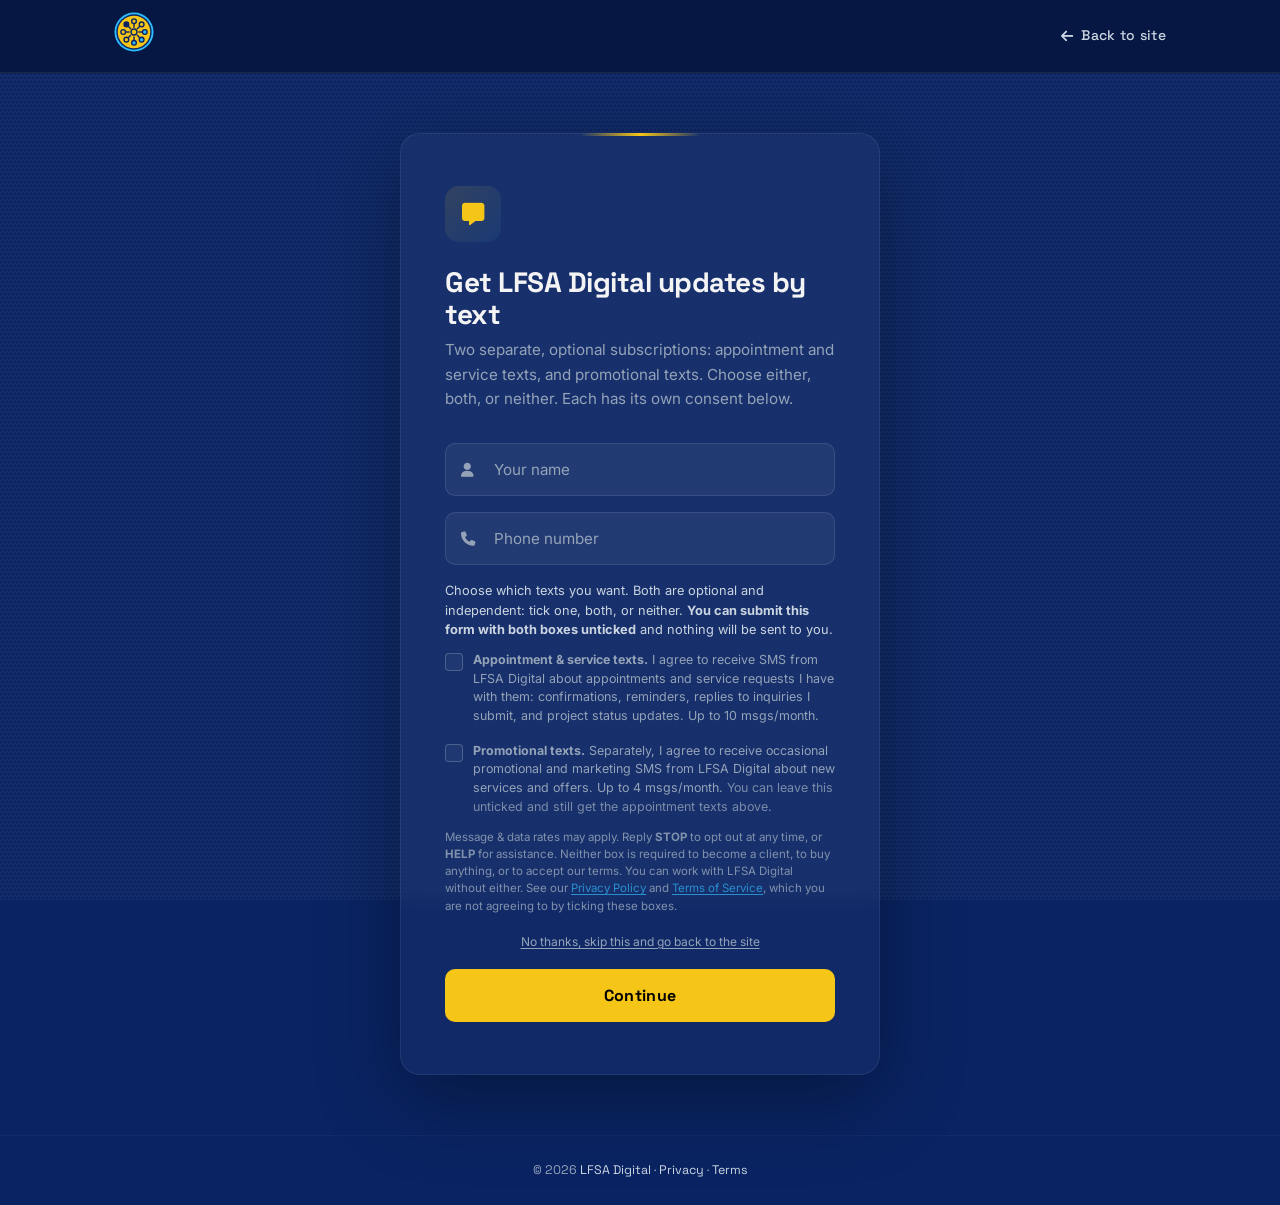
<file: sms.html>
<!DOCTYPE html>
<html lang="en">
<head>
<meta charset="UTF-8">
<meta name="viewport" content="width=device-width,initial-scale=1">
<title>SMS Updates | LFSA Digital</title>
<meta name="description" content="Optional SMS opt-in from LFSA Digital, with separate consent for appointment and service texts and for promotional texts. Neither is required to use our services.">
<link rel="canonical" href="https://lfsadigital.com/sms.html">
<link rel="icon" href="/logo-mark.svg" type="image/svg+xml">
<link rel="icon" href="/favicon.png" sizes="32x32" type="image/png">
<link rel="apple-touch-icon" href="/apple-touch-icon.png">
<meta name="theme-color" content="#0A2463">
<link rel="preconnect" href="https://fonts.googleapis.com">
<link rel="preconnect" href="https://fonts.gstatic.com" crossorigin>
<link href="https://fonts.googleapis.com/css2?family=Space+Grotesk:wght@400;500;600;700&family=Inter:wght@400;500;600&display=swap" rel="stylesheet">
<link rel="stylesheet" href="https://cdnjs.cloudflare.com/ajax/libs/font-awesome/6.5.1/css/all.min.css">
<style>
*,*::before,*::after{margin:0;padding:0;box-sizing:border-box}
:root{
  --bg:#0A2463;--bg-deep:#061640;--bg-card:rgba(255,255,255,0.04);
  --gold:#F5C518;--gold-dim:#d4a912;--cyan:#2DA0E0;--cyan-dim:#2589c2;
  --white:#f4f4f5;--gray:#94a3b8;--gray-light:#cbd5e1;
  --heading:'Space Grotesk',system-ui,sans-serif;
  --body:'Inter',system-ui,sans-serif;
  --max:1100px;--radius:12px;
}
html{scroll-behavior:smooth}
body{font-family:var(--body);background:var(--bg);color:var(--white);line-height:1.65;overflow-x:hidden;min-height:100vh;display:flex;flex-direction:column}
body::before{content:'';position:fixed;inset:0;z-index:0;pointer-events:none;opacity:.12;
  background-image:url("data:image/svg+xml,%3Csvg xmlns='http://www.w3.org/2000/svg' viewBox='0 0 512 512' width='512' height='512'%3E%3Cpath d='M0,128h512 M0,384h512 M320,128v256 M192,128V0 M448,128V0 M192,384v128 M448,384v128 M64,128v256' vector-effect='non-scaling-stroke' fill='none' stroke='rgba(255,255,255,0.5)' stroke-width='1px'/%3E%3C/svg%3E");
  background-size:8px;background-position:center;background-repeat:repeat}
a{color:var(--gold);text-decoration:none;transition:color .2s}
a:hover{color:var(--gold-dim)}
::selection{background:var(--gold);color:var(--bg)}

/* NAV */
nav{background:rgba(6,22,64,.92);backdrop-filter:blur(16px);border-bottom:1px solid rgba(245,197,24,.08);position:relative;z-index:10}
.nav-inner{max-width:var(--max);margin:0 auto;padding:0 24px;height:72px;display:flex;align-items:center;justify-content:space-between}
.logo-img{height:40px;width:40px}
.nav-back{color:var(--gray-light);font-size:.875rem;font-family:var(--heading);font-weight:500;display:flex;align-items:center;gap:8px;letter-spacing:.3px}
.nav-back:hover{color:var(--white)}

/* MAIN */
.page{flex:1;display:flex;align-items:center;justify-content:center;padding:60px 24px;position:relative;z-index:1}
.card{max-width:480px;width:100%;background:rgba(255,255,255,.03);border:1px solid rgba(255,255,255,.07);border-radius:20px;padding:52px 44px;backdrop-filter:blur(8px);box-shadow:0 24px 80px rgba(0,0,0,.35)}

/* Glow accent */
.card::before{content:'';position:absolute;top:-1px;left:50%;transform:translateX(-50%);width:120px;height:3px;background:linear-gradient(90deg,transparent,var(--gold),transparent);border-radius:4px}

.card-icon{width:56px;height:56px;border-radius:14px;background:linear-gradient(135deg,rgba(245,197,24,.12),rgba(45,160,224,.08));display:flex;align-items:center;justify-content:center;font-size:1.4rem;color:var(--gold);margin-bottom:24px}
.card h1{font-family:var(--heading);font-size:1.75rem;font-weight:700;line-height:1.15;letter-spacing:-.5px;margin-bottom:8px}
.card .subtitle{color:var(--gray);font-size:.95rem;margin-bottom:32px;line-height:1.6}

/* FORM */
.sms-form{display:flex;flex-direction:column;gap:16px}
.field{position:relative}
.field input{width:100%;background:rgba(255,255,255,.05);border:1px solid rgba(255,255,255,.1);border-radius:10px;padding:16px 16px 16px 48px;color:var(--white);font-family:var(--body);font-size:.95rem;outline:none;transition:border-color .25s,box-shadow .25s}
.field input::placeholder{color:var(--gray)}
.field input:focus{border-color:var(--gold);box-shadow:0 0 0 3px rgba(245,197,24,.08)}
.field i{position:absolute;left:16px;top:50%;transform:translateY(-50%);color:var(--gray);font-size:.9rem;pointer-events:none;transition:color .25s}
.field input:focus+i,.field input:not(:placeholder-shown)+i{color:var(--gold)}

/* Consent */
.consent{display:flex;gap:10px;align-items:flex-start;cursor:pointer;user-select:none}
.consent input[type="checkbox"]{appearance:none;-webkit-appearance:none;width:18px;height:18px;min-width:18px;border:1px solid rgba(255,255,255,.2);border-radius:4px;background:rgba(255,255,255,.04);cursor:pointer;position:relative;top:2px;transition:all .2s}
.consent input[type="checkbox"]:checked{background:var(--gold);border-color:var(--gold)}
.consent input[type="checkbox"]:checked::after{content:'✓';position:absolute;top:50%;left:50%;transform:translate(-50%,-50%);font-size:12px;color:#000;font-weight:700}
.consent span{color:var(--gray);font-size:.78rem;line-height:1.5}
.consent a{color:var(--cyan);text-decoration:underline;text-underline-offset:2px}
.optional-note{color:var(--gray);font-size:.72rem;line-height:1.5;margin:-4px 0 0;opacity:.85}
.optional-note a{color:var(--cyan);text-decoration:underline;text-underline-offset:2px}
.consent-intro{color:var(--gray-light);font-size:.8rem;line-height:1.5;margin:0 0 -4px}
.consent em{font-style:normal;opacity:.8}
.skip-line{margin:-4px 0 0;text-align:center}
.skip-line a{color:var(--gray);font-size:.75rem;text-decoration:underline;text-underline-offset:2px}

/* Submit */
.submit-btn{background:var(--gold);color:#000;border:none;border-radius:10px;padding:16px;font-family:var(--heading);font-weight:700;font-size:1rem;cursor:pointer;letter-spacing:.3px;transition:all .25s;display:flex;align-items:center;justify-content:center;gap:8px}
.submit-btn:hover:not(:disabled){background:var(--gold-dim);transform:translateY(-1px);box-shadow:0 6px 24px rgba(245,197,24,.25)}
.submit-btn:disabled{opacity:.5;cursor:not-allowed}
.submit-btn .spinner{display:none;width:18px;height:18px;border:2px solid rgba(0,0,0,.2);border-top-color:#000;border-radius:50%;animation:spin .6s linear infinite}
@keyframes spin{to{transform:rotate(360deg)}}

/* Success */
.success-state{display:none;text-align:center;padding:20px 0}
.success-state i{font-size:2.5rem;color:var(--gold);margin-bottom:16px}
.success-state h2{font-family:var(--heading);font-size:1.3rem;margin-bottom:8px}
.success-state p{color:var(--gray);font-size:.9rem}

/* Error */
.error-msg{display:none;background:rgba(239,68,68,.1);border:1px solid rgba(239,68,68,.2);border-radius:8px;padding:12px 16px;font-size:.85rem;color:#fca5a5;text-align:center}

/* FOOTER */
footer{border-top:1px solid rgba(255,255,255,.04);padding:24px;text-align:center;position:relative;z-index:1}
footer p{color:var(--gray);font-size:.78rem;font-family:var(--heading)}
footer a{color:var(--gray-light)}

@media(max-width:600px){
  .card{padding:40px 28px;border-radius:16px}
  .card h1{font-size:1.5rem}
}
</style>
</head>
<body>

<nav>
  <div class="nav-inner">
    <a href="/"><img src="logo-mark.svg" alt="LFSA Digital" width="40" height="40" class="logo-img"></a>
    <a href="/" class="nav-back"><i class="fa-solid fa-arrow-left"></i> Back to site</a>
  </div>
</nav>

<main class="page">
  <div class="card" style="position:relative">

    <div id="formState">
      <div class="card-icon"><i class="fa-solid fa-message"></i></div>
      <h1>Get LFSA Digital updates by text</h1>
      <p class="subtitle">Two separate, optional subscriptions: appointment and service texts, and promotional texts. Choose either, both, or neither. Each has its own consent below.</p>

      <form class="sms-form" id="smsForm" novalidate>
        <div class="field">
          <input type="text" name="name" id="nameInput" placeholder="Your name" aria-label="Your name" required autocomplete="name">
          <i class="fa-solid fa-user"></i>
        </div>
        <div class="field">
          <input type="tel" name="phone" id="phoneInput" placeholder="Phone number" aria-label="Phone number" required autocomplete="tel">
          <i class="fa-solid fa-phone"></i>
        </div>

        <p class="consent-intro">Choose which texts you want. Both are optional and independent: tick one, both, or neither. <strong>You can submit this form with both boxes unticked</strong> and nothing will be sent to you.</p>

        <label class="consent">
          <input type="checkbox" id="consentCheck">
          <span><strong>Appointment &amp; service texts.</strong> I agree to receive SMS from LFSA Digital about appointments and service requests I have with them: confirmations, reminders, replies to inquiries I submit, and project status updates. Up to 10 msgs/month.</span>
        </label>

        <label class="consent">
          <input type="checkbox" id="promoCheck">
          <span><strong>Promotional texts.</strong> Separately, I agree to receive occasional promotional and marketing SMS from LFSA Digital about new services and offers. Up to 4 msgs/month. <em>You can leave this unticked and still get the appointment texts above.</em></span>
        </label>

        <p class="optional-note">Message &amp; data rates may apply. Reply <strong>STOP</strong> to opt out at any time, or <strong>HELP</strong> for assistance. Neither box is required to become a client, to buy anything, or to accept our terms. You can work with LFSA Digital without either. See our <a href="/privacy.html" target="_blank" rel="noopener">Privacy Policy</a> and <a href="/terms.html" target="_blank" rel="noopener">Terms of Service</a>, which you are not agreeing to by ticking these boxes.</p>

        <p class="skip-line"><a href="/">No thanks, skip this and go back to the site</a></p>

        <div class="error-msg" id="errorMsg" role="alert" aria-live="assertive"></div>

        <button type="submit" class="submit-btn" id="submitBtn">
          <span class="btn-text">Continue</span>
          <div class="spinner"></div>
        </button>
      </form>
    </div>

    <div class="success-state" id="successState" role="status" aria-live="polite" tabindex="-1">
      <i class="fa-solid fa-circle-check"></i>
      <h2>You're in! 🎉</h2>
      <p>You'll get a confirmation text shortly. Reply <strong>STOP</strong> at any time to opt out, or <strong>HELP</strong> for assistance.</p>
    </div>

  </div>
</main>

<footer>
  <p>© 2026 <a href="/">LFSA Digital</a> · <a href="/privacy.html">Privacy</a> · <a href="/terms.html">Terms</a></p>
</footer>

<script>
const form = document.getElementById('smsForm');
const submitBtn = document.getElementById('submitBtn');
const errorMsg = document.getElementById('errorMsg');
const formState = document.getElementById('formState');
const successState = document.getElementById('successState');

// Basic phone formatting
const phoneInput = document.getElementById('phoneInput');
phoneInput.addEventListener('input', () => {
  let d = phoneInput.value.replace(/\D/g, '');
  // Split off a US country code so an 11-digit entry formats as
  // "1 (213) 566-3901" rather than running the extra digit onto the end.
  let cc = '';
  if (d.length > 10 && d[0] === '1') { cc = '1 '; d = d.slice(1); }
  d = d.slice(0, 10);
  let v;
  if (d.length >= 7) v = `(${d.slice(0,3)}) ${d.slice(3,6)}-${d.slice(6)}`;
  else if (d.length >= 4) v = `(${d.slice(0,3)}) ${d.slice(3)}`;
  else v = d;
  phoneInput.value = cc + v;
});

function showError(msg, field) {
  errorMsg.textContent = msg;
  errorMsg.style.display = 'block';
  // Send focus to the field that failed so keyboard and screen-reader users
  // land on the thing they need to fix, not at the bottom of the form.
  if (field) { field.setAttribute('aria-invalid', 'true'); field.focus(); }
}
function hideError() {
  errorMsg.style.display = 'none';
  [document.getElementById('nameInput'), phoneInput]
    .forEach(f => f.removeAttribute('aria-invalid'));
}

form.addEventListener('submit', async (e) => {
  e.preventDefault();
  hideError();

  const name = document.getElementById('nameInput').value.trim();
  const phone = phoneInput.value.replace(/\D/g, '');
  const consent = document.getElementById('consentCheck').checked;
  const promoConsent = document.getElementById('promoCheck').checked;

  if (!name) return showError('Please enter your name.', document.getElementById('nameInput'));
  if (phone.length < 10) return showError('Please enter a valid phone number.', phoneInput);
  // No consent gate. The form submits with both boxes unticked and simply
  // subscribes you to nothing — SMS consent is never a condition of submitting.

  // Loading state
  submitBtn.disabled = true;
  submitBtn.querySelector('.btn-text').textContent = 'Subscribing…';
  submitBtn.querySelector('.spinner').style.display = 'block';

  try {
    const res = await fetch('https://n8n.lfsadigital.com/webhook/sms-optin', {
      method: 'POST',
      headers: { 'Content-Type': 'application/json' },
      body: JSON.stringify({
        name,
        phone: phone.length === 11 ? phone : '1' + phone,
        source: 'lfsadigital.com/sms',
        transactional_consent: consent,
        promotional_consent: promoConsent,
        consent_text_version: '2026-07-22-dual-optin',
        timestamp: new Date().toISOString()
      })
    });
    if (!res.ok) throw new Error('Server error');

    // The confirmation has to tell the truth about what was actually chosen —
    // saying "you're in, expect a text" to someone who ticked nothing would be
    // its own consent problem.
    const h = successState.querySelector('h2');
    const p = successState.querySelector('p');
    if (!consent && !promoConsent) {
      h.textContent = 'Thanks — nothing subscribed.';
      p.innerHTML = 'You left both boxes unticked, so we will not text you. Nothing else changes: you can still work with LFSA Digital exactly as before.';
    } else {
      const picked = [consent ? 'appointment &amp; service texts' : null,
                      promoConsent ? 'promotional texts' : null].filter(Boolean).join(' and ');
      h.textContent = "You're in! 🎉";
      p.innerHTML = 'You subscribed to ' + picked + '. You will get a confirmation text shortly. Reply <strong>STOP</strong> at any time to opt out, or <strong>HELP</strong> for assistance.';
    }
    formState.style.display = 'none';
    successState.style.display = 'block';
    successState.focus();
  } catch (err) {
    showError('Something went wrong. Please try again or text us at (213) 566-3901.');
    submitBtn.disabled = false;
    submitBtn.querySelector('.btn-text').textContent = 'Continue';
    submitBtn.querySelector('.spinner').style.display = 'none';
  }
});
</script>
</body>
</html>
</file>
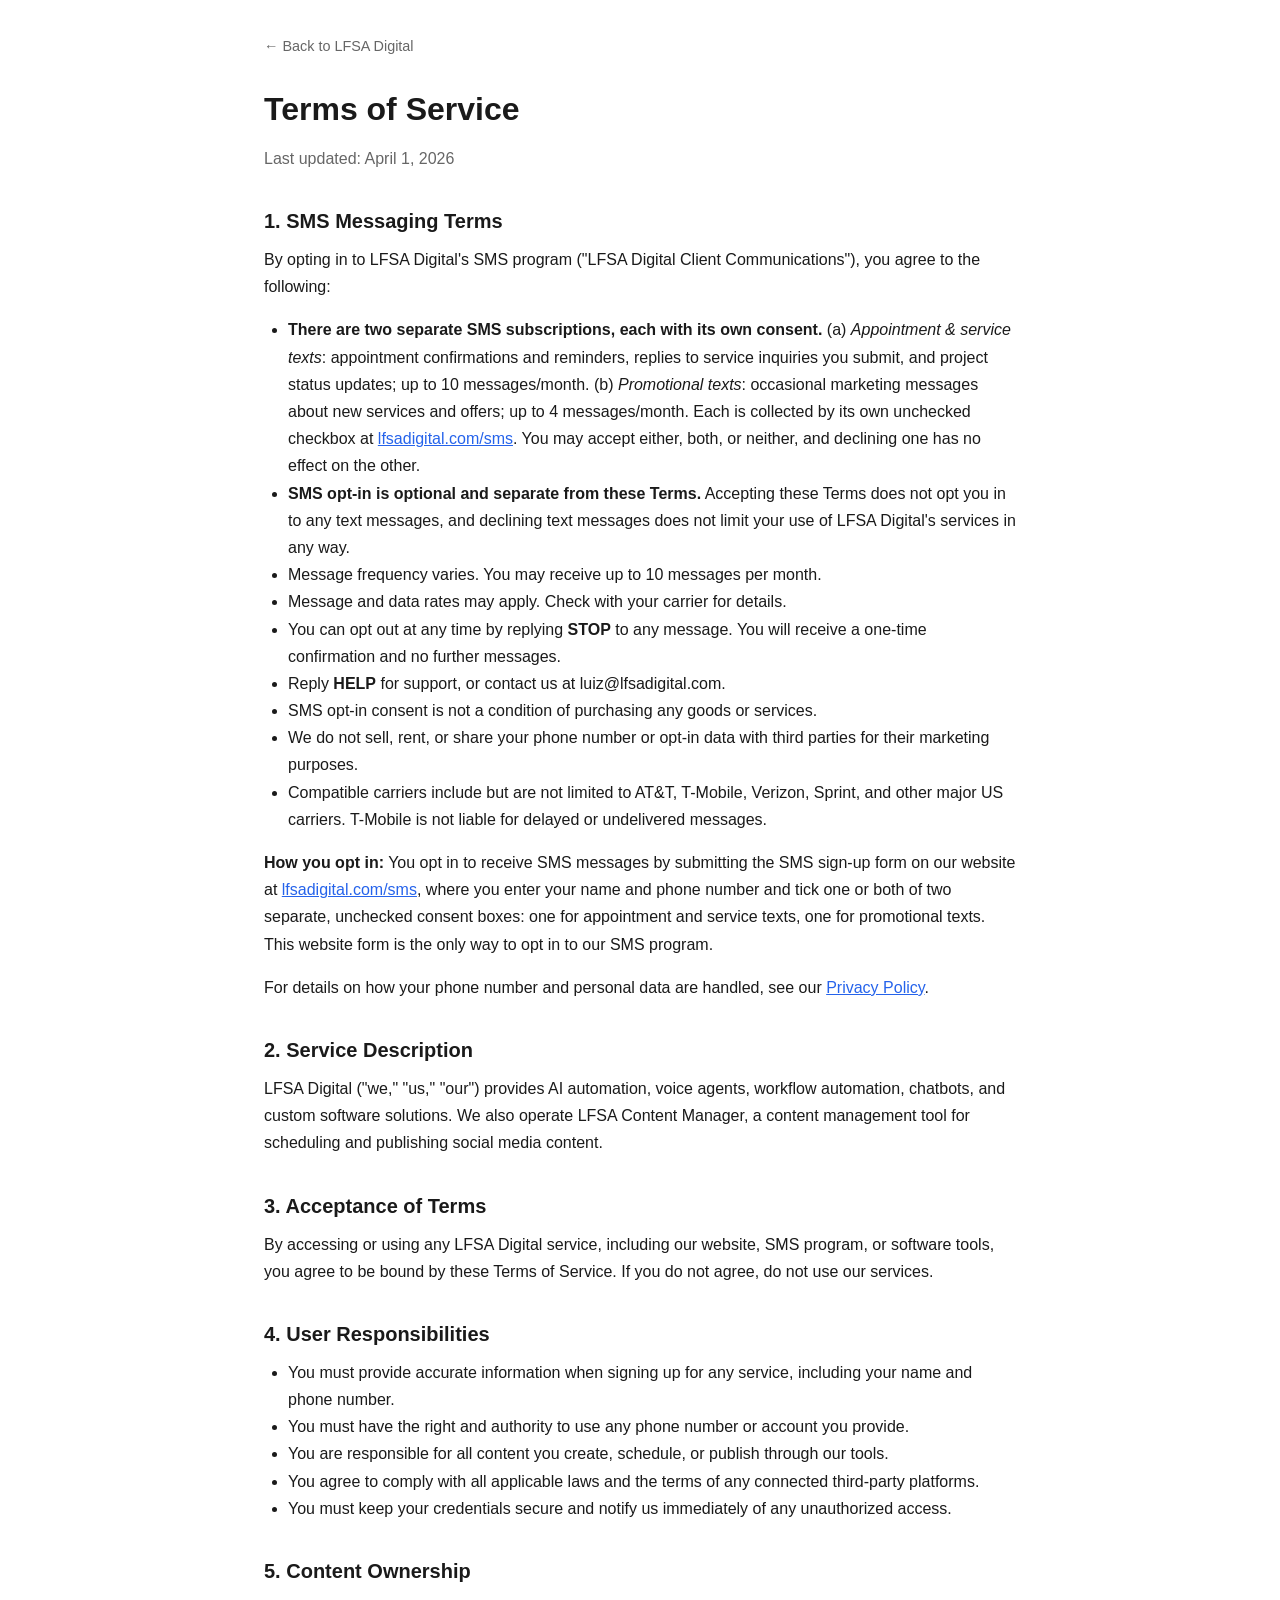
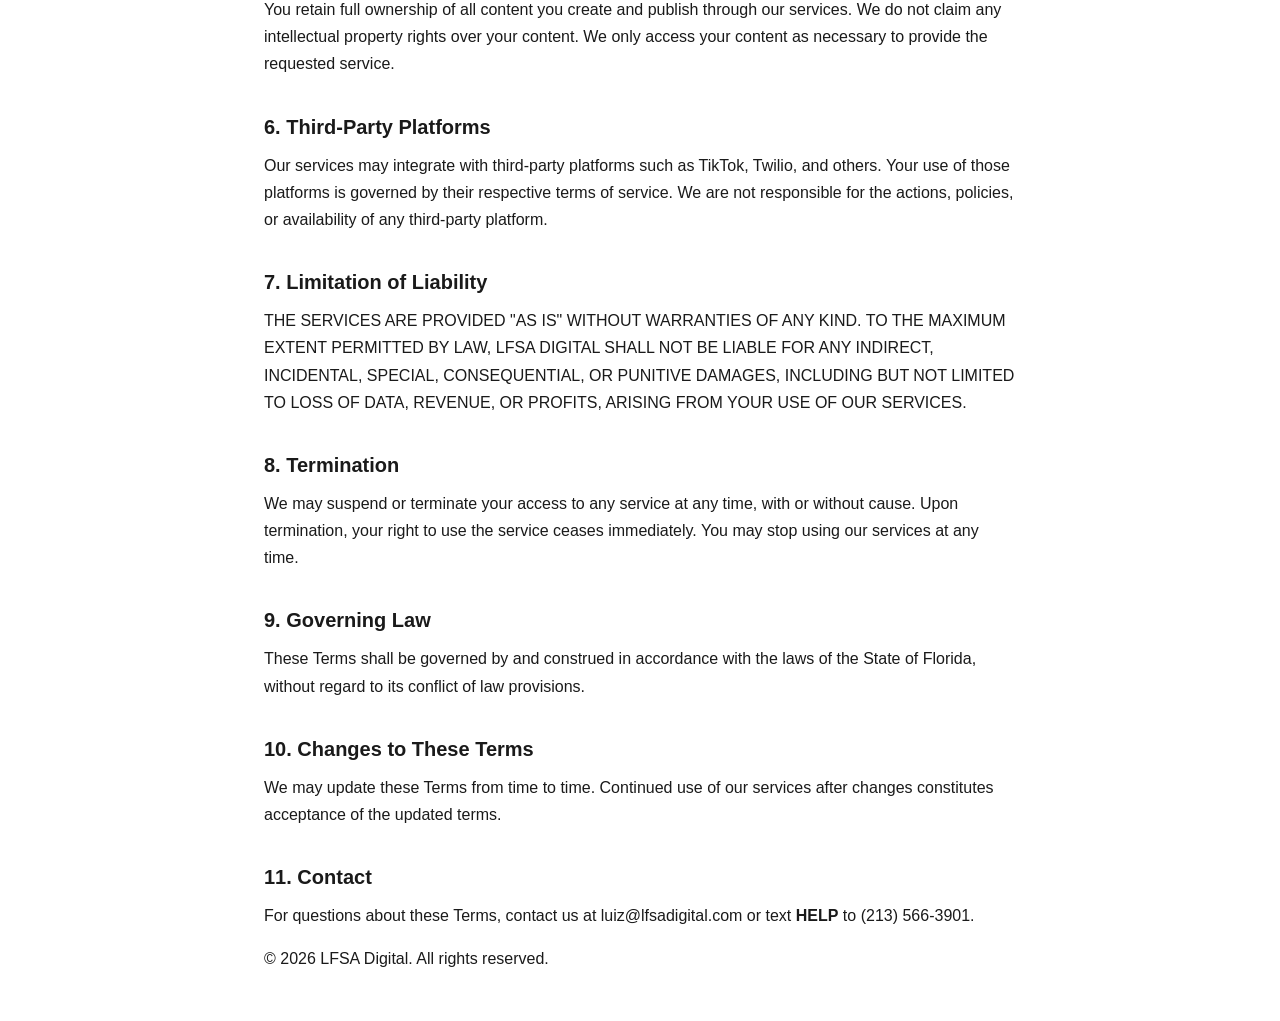
<file: terms.html>
<!DOCTYPE html>
<html lang="en">
<head>
    <meta charset="UTF-8">
    <meta name="viewport" content="width=device-width, initial-scale=1.0">
    <title>Terms of Service | LFSA Digital</title>
    <meta name="description" content="LFSA Digital's terms of service, including the SMS program terms, service description, user responsibilities, and limitations of liability.">
    <link rel="canonical" href="https://lfsadigital.com/terms.html">
    <link rel="icon" href="/logo-mark.svg" type="image/svg+xml">
    <link rel="icon" href="/favicon.png" sizes="32x32" type="image/png">
    <link rel="apple-touch-icon" href="/apple-touch-icon.png">
    <meta name="theme-color" content="#0A2463">
    <style>
        *{margin:0;padding:0;box-sizing:border-box}
        body{background:#fff;font-family:-apple-system,BlinkMacSystemFont,"Segoe UI",Roboto,sans-serif;color:#1a1a1a;line-height:1.7;max-width:800px;margin:0 auto;padding:2rem 1.5rem}
        h1{font-size:2rem;margin-bottom:.5rem}
        h2{font-size:1.25rem;margin-top:2rem;margin-bottom:.5rem}
        p,ul{margin-bottom:1rem}
        ul{padding-left:1.5rem}
        .meta{color:#666;margin-bottom:2rem}
        a{color:#2563eb}
        .back{display:inline-block;margin-bottom:1.5rem;color:#666;text-decoration:none;font-size:.9rem}
        .back:hover{color:#1a1a1a}
    </style>
<script src="/analytics.js" defer></script>
</head>
<body>
    <a href="/" class="back">← Back to LFSA Digital</a>
    <h1>Terms of Service</h1>
    <p class="meta">Last updated: April 1, 2026</p>

    <h2>1. SMS Messaging Terms</h2>
    <p>By opting in to LFSA Digital's SMS program ("LFSA Digital Client Communications"), you agree to the following:</p>
    <ul>
        <li><strong>There are two separate SMS subscriptions, each with its own consent.</strong>
        (a) <em>Appointment &amp; service texts</em>: appointment confirmations and reminders,
        replies to service inquiries you submit, and project status updates; up to 10 messages/month.
        (b) <em>Promotional texts</em>: occasional marketing messages about new services and
        offers; up to 4 messages/month. Each is collected by its own unchecked checkbox at
        <a href="/sms.html">lfsadigital.com/sms</a>. You may accept either, both, or neither, and
        declining one has no effect on the other.</li>
        <li><strong>SMS opt-in is optional and separate from these Terms.</strong> Accepting these Terms does not opt you in to any text messages, and declining text messages does not limit your use of LFSA Digital's services in any way.</li>
        <li>Message frequency varies. You may receive up to 10 messages per month.</li>
        <li>Message and data rates may apply. Check with your carrier for details.</li>
        <li>You can opt out at any time by replying <strong>STOP</strong> to any message. You will receive a one-time confirmation and no further messages.</li>
        <li>Reply <strong>HELP</strong> for support, or contact us at luiz@lfsadigital.com.</li>
        <li>SMS opt-in consent is not a condition of purchasing any goods or services.</li>
        <li>We do not sell, rent, or share your phone number or opt-in data with third parties for their marketing purposes.</li>
        <li>Compatible carriers include but are not limited to AT&T, T-Mobile, Verizon, Sprint, and other major US carriers. T-Mobile is not liable for delayed or undelivered messages.</li>
    </ul>

    <p><strong>How you opt in:</strong> You opt in to receive SMS messages by submitting the SMS sign-up form on our website at <a href="/sms.html">lfsadigital.com/sms</a>, where you enter your name and phone number and tick one or both of two separate, unchecked consent boxes: one for appointment and service texts, one for promotional texts. This website form is the only way to opt in to our SMS program.</p>

    <p>For details on how your phone number and personal data are handled, see our <a href="/privacy.html">Privacy Policy</a>.</p>

    <h2>2. Service Description</h2>
    <p>LFSA Digital ("we," "us," "our") provides AI automation, voice agents, workflow automation, chatbots, and custom software solutions. We also operate LFSA Content Manager, a content management tool for scheduling and publishing social media content.</p>

    <h2>3. Acceptance of Terms</h2>
    <p>By accessing or using any LFSA Digital service, including our website, SMS program, or software tools, you agree to be bound by these Terms of Service. If you do not agree, do not use our services.</p>

    <h2>4. User Responsibilities</h2>
    <ul>
        <li>You must provide accurate information when signing up for any service, including your name and phone number.</li>
        <li>You must have the right and authority to use any phone number or account you provide.</li>
        <li>You are responsible for all content you create, schedule, or publish through our tools.</li>
        <li>You agree to comply with all applicable laws and the terms of any connected third-party platforms.</li>
        <li>You must keep your credentials secure and notify us immediately of any unauthorized access.</li>
    </ul>

    <h2>5. Content Ownership</h2>
    <p>You retain full ownership of all content you create and publish through our services. We do not claim any intellectual property rights over your content. We only access your content as necessary to provide the requested service.</p>

    <h2>6. Third-Party Platforms</h2>
    <p>Our services may integrate with third-party platforms such as TikTok, Twilio, and others. Your use of those platforms is governed by their respective terms of service. We are not responsible for the actions, policies, or availability of any third-party platform.</p>

    <h2>7. Limitation of Liability</h2>
    <p>THE SERVICES ARE PROVIDED "AS IS" WITHOUT WARRANTIES OF ANY KIND. TO THE MAXIMUM EXTENT PERMITTED BY LAW, LFSA DIGITAL SHALL NOT BE LIABLE FOR ANY INDIRECT, INCIDENTAL, SPECIAL, CONSEQUENTIAL, OR PUNITIVE DAMAGES, INCLUDING BUT NOT LIMITED TO LOSS OF DATA, REVENUE, OR PROFITS, ARISING FROM YOUR USE OF OUR SERVICES.</p>

    <h2>8. Termination</h2>
    <p>We may suspend or terminate your access to any service at any time, with or without cause. Upon termination, your right to use the service ceases immediately. You may stop using our services at any time.</p>

    <h2>9. Governing Law</h2>
    <p>These Terms shall be governed by and construed in accordance with the laws of the State of Florida, without regard to its conflict of law provisions.</p>

    <h2>10. Changes to These Terms</h2>
    <p>We may update these Terms from time to time. Continued use of our services after changes constitutes acceptance of the updated terms.</p>

    <h2>11. Contact</h2>
    <p>For questions about these Terms, contact us at luiz@lfsadigital.com or text <strong>HELP</strong> to (213) 566-3901.</p>

    <p>© 2026 LFSA Digital. All rights reserved.</p>
</body>
</html>
</file>
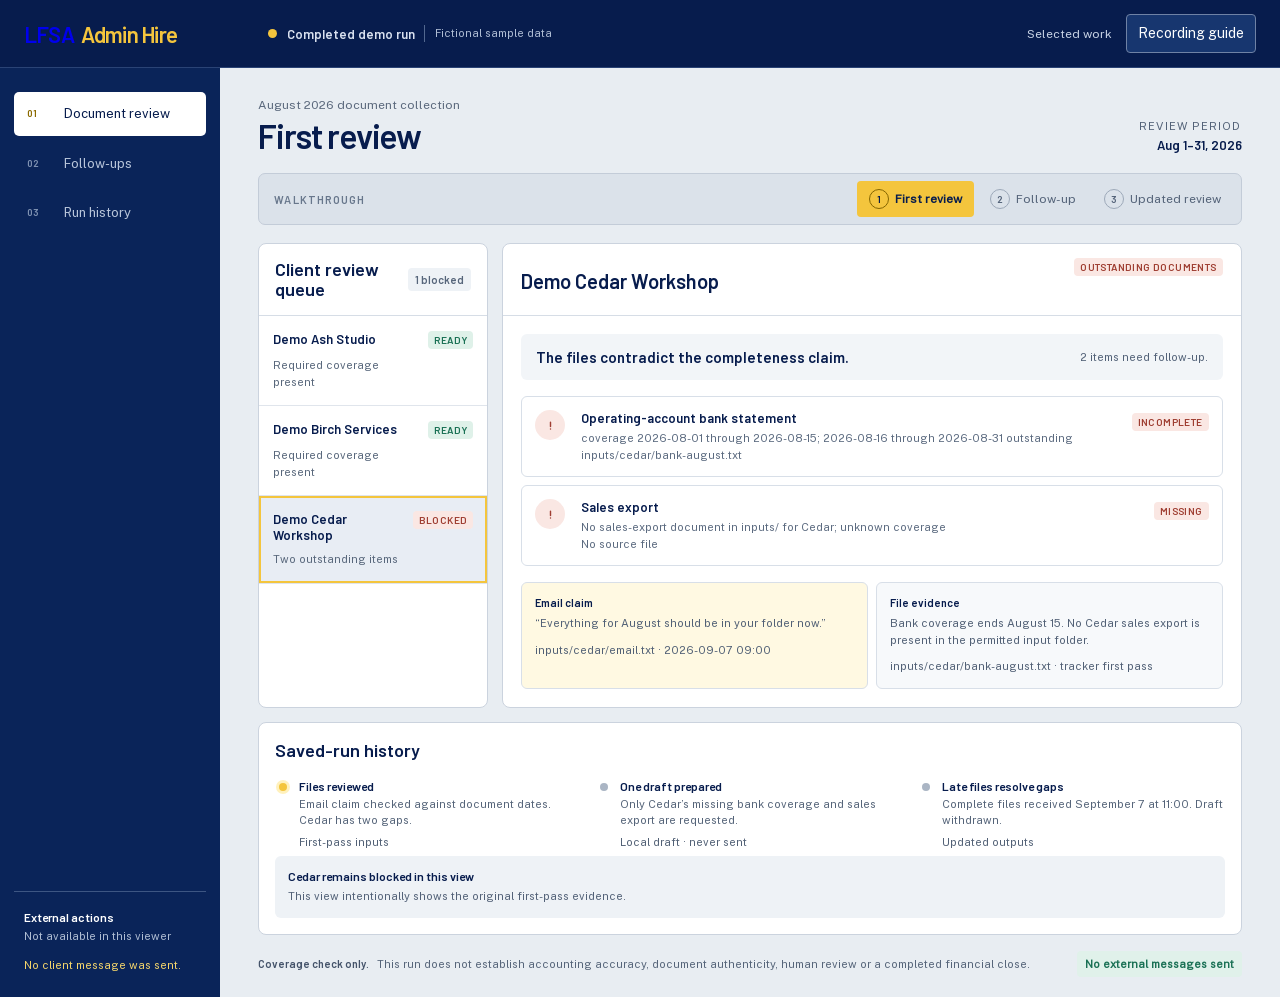
<file: work/record.html>
<!doctype html>
<html lang="en">
<head>
  <meta charset="utf-8">
  <meta name="viewport" content="width=device-width,initial-scale=1">
  <meta name="robots" content="noindex,nofollow">
  <title>Admin Hire | Completed run</title>
  <link rel="stylesheet" href="record.css?v=20260914-2">
  <script src="evidence/source-data.js" defer></script>
  <script src="record.js" defer></script>
</head>
<body>
  <a class="skip-link" href="#workspace">Skip to saved run</a>
  <div class="app-shell">
    <header class="app-header">
      <a class="app-brand" href="index.html">LFSA <span>Admin Hire</span></a>
      <div class="run-disclosure"><span aria-hidden="true"></span><strong>Completed demo run</strong><small>Fictional sample data</small></div>
      <div class="header-actions"><a href="index.html">Selected work</a><button id="open-guide" type="button">Recording guide</button></div>
    </header>
    <div class="app-body">
      <aside class="app-sidebar">
        <nav aria-label="Saved run sections">
          <button type="button" data-view="review" aria-pressed="true"><span>01</span>Document review</button>
          <button type="button" data-view="followups" aria-pressed="false"><span>02</span>Follow-ups</button>
          <button type="button" data-view="activity" aria-pressed="false"><span>03</span>Run history</button>
        </nav>
        <div class="safety-note"><strong>External actions</strong><span>Not available in this viewer</span><small>No client message was sent.</small></div>
      </aside>
      <main id="workspace" class="workspace">
        <header class="workspace-header">
          <div>
            <p>August 2026 document collection</p>
            <h1 id="workspace-title">First review</h1>
          </div>
          <div class="run-meta"><span>Review period</span><strong>Aug 1–31, 2026</strong></div>
        </header>
        <section class="view-switcher" aria-label="Three saved-run views">
          <p>Walkthrough</p>
          <div role="group" aria-label="Choose a saved-run view">
            <button type="button" data-snapshot="first" aria-pressed="true"><span>1</span>First review</button>
            <button type="button" data-snapshot="draft" aria-pressed="false"><span>2</span>Follow-up</button>
            <button type="button" data-snapshot="updated" aria-pressed="false"><span>3</span>Updated review</button>
          </div>
        </section>
        <div id="workspace-content" class="workspace-grid" aria-live="polite">
          <section class="panel queue-panel" aria-labelledby="queue-title">
            <div class="panel-heading"><h2 id="queue-title">Client review queue</h2><b id="queue-count"></b></div>
            <div id="client-list" class="client-list"></div>
          </section>
          <section class="panel inspection-panel" id="inspection" aria-label="Selected client evidence"></section>
          <aside class="panel history-panel" id="history" aria-label="What changed"></aside>
        </div>
        <footer class="workspace-footer"><strong>Coverage check only.</strong> This run does not establish accounting accuracy, document authenticity, human review or a completed financial close.<span>No external messages sent</span></footer>
      </main>
    </div>
  </div>
  <dialog id="recording-guide" aria-labelledby="guide-title">
    <form method="dialog"><button class="dialog-close" aria-label="Close recording guide">Close</button></form>
    <h2 id="guide-title">Record two screens. That’s it.</h2>
    <ol>
      <li><strong>Slack, about 10 seconds.</strong><span>Show the request you already sent and the assistant’s reply. Do not rerun it.</span></li>
      <li><strong>This dashboard, about 50 seconds.</strong><span>Click 1, 2 and 3. Explain the gap, the unsent draft and the withdrawal.</span></li>
    </ol>
    <div class="guide-script">
      <p><b>Slack:</b> “I asked the assistant to review three client folders and prepare only the follow-ups we need.”</p>
      <p><b>1. First review:</b> “The email says everything is there. The files show a half-month bank statement and no sales export.”</p>
      <p><b>2. Follow-up:</b> “It prepares one draft asking only for those gaps. A person decides whether anything is sent.”</p>
      <p><b>3. Updated review:</b> “The complete files arrive, the status updates and the stale draft is withdrawn. The first pass stays preserved.”</p>
      <p><b>Finish:</b> “The bookkeeper still reviews the accounts. This handles the document coordination, adapted to your files, rules and approvals.”</p>
    </div>
    <form method="dialog"><button class="primary-action">Got it</button></form>
  </dialog>
</body>
</html>
</file>
<file: tokens.css>
/* ============================================================
   LFSA Digital — design tokens & core components
   v1.0 · August 2026 · codified from lfsadigital.com

   Source of truth: the "LFSA Digital Design System" Claude Design
   project. Section 07 of that document is reproduced below, then
   extended with the states the document specifies in prose but could
   not express as inline styles (focus ring, range thumb, brand-icon
   hover).

   Two deliberate departures from section 07, resolving a drift in the
   source: --wrap is 1180px (07 said 1100px) and --sec-x tops out at
   28px (07 said 24px). The design document's own layout uses 1180px
   and 28px throughout, so those are canonical. Do not "restore" the
   07 values on a re-import.

   The two brand fonts are self-hosted below. Pages whose LCP is display
   text should preload space-grotesk-latin-wght-normal.woff2 in <head>.
   Icons are served from /icons.svg instead of an icon font.
   ============================================================ */

@font-face {
  font-family: 'Inter';
  font-style: normal;
  font-display: swap;
  font-weight: 100 900;
  src: url('/fonts/inter-latin-wght-normal.woff2') format('woff2-variations');
  unicode-range: U+0000-00FF,U+0131,U+0152-0153,U+02BB-02BC,U+02C6,U+02DA,
                 U+02DC,U+0304,U+0308,U+0329,U+2000-206F,U+20AC,U+2122,
                 U+2191,U+2193,U+2212,U+2215,U+FEFF,U+FFFD;
}

@font-face {
  font-family: 'Space Grotesk';
  font-style: normal;
  font-display: swap;
  font-weight: 300 700;
  src: url('/fonts/space-grotesk-latin-wght-normal.woff2') format('woff2-variations');
  unicode-range: U+0000-00FF,U+0131,U+0152-0153,U+02BB-02BC,U+02C6,U+02DA,
                 U+02DC,U+0304,U+0308,U+0329,U+2000-206F,U+20AC,U+2122,
                 U+2191,U+2193,U+2212,U+2215,U+FEFF,U+FFFD;
}

:root {
  /* brand */
  --navy:  #0A2463;
  --deep:  #061640;
  --gold:  #F5C518;
  --gold-hover: #d4a912;
  --blue:  #2DA0E0;
  --blue-on-tint: #73C8F2; /* small blue text on blue-tinted dark surfaces */

  /* support — each has exactly one sanctioned use */
  --logo-cyan: #2BBBFF;   /* the logo mark only, never UI */
  --whatsapp:  #25D366;   /* the WhatsApp button only */

  /* text on dark */
  --text:  #f4f4f5;
  --body:  #e5e7eb;
  --text-2:#cbd5e1;
  --mute:  #94a3b8;

  /* surfaces on dark */
  --card:   rgba(255,255,255,.04);
  --line:   rgba(255,255,255,.08);
  --divide: rgba(255,255,255,.07);
  --gold-tint: rgba(245,197,24,.10);
  --blue-tint: rgba(45,160,224,.10);

  /* light document surface */
  --doc-bg:   #fbfbfc;
  --doc-ink:  #16181d;
  --doc-mute: #5b6472;
  --doc-line: #e3e6ec;
  /* --blue on white is 2.91:1 and fails AA. This is the same blue darkened to
     75%, which clears it at 4.86:1. Use it for any accent text on a light
     surface; --blue stays the accent on navy, where it passes at 4.99:1. */
  --blue-ink: #2278a8;

  /* type */
  --font-display: 'Space Grotesk', sans-serif;
  --font-body: 'Inter', system-ui, sans-serif;
  --font-mono: 'JetBrains Mono', monospace;

  /* shape */
  --r-btn:  8px;
  --r-tile: 12px;
  --r-card: 16px;
  --r-pill: 20px;
  --r-full: 50%;

  /* rhythm */
  --sec-y:  clamp(64px,8vw,104px);
  --sec-x:  clamp(20px,5vw,28px);
  --wrap:   1180px;
  --nav-h:  72px;

  /* motion */
  --t: .2s;
}

/* ------------------------------------------------------------
   Page shell
   ------------------------------------------------------------ */

*, *::before, *::after { margin: 0; padding: 0; box-sizing: border-box; }

html {
  scroll-behavior: smooth;
  scroll-padding-top: calc(var(--nav-h) + 24px);
}

body {
  background: var(--navy);
  color: var(--text);
  font-family: var(--font-body);
  line-height: 1.65;
  -webkit-font-smoothing: antialiased;
}

img { display: block; max-width: 100%; }

.icon {
  display: inline-block;
  width: 1em;
  height: 1em;
  flex: 0 0 auto;
  fill: currentColor;
  vertical-align: -.125em;
}

h1, h2, h3, h4 { font-family: var(--font-display); }

a {
  color: var(--gold);
  text-decoration: none;
  transition: color var(--t), border-color var(--t), background var(--t),
              transform var(--t), box-shadow var(--t);
}
a:hover { color: var(--gold-hover); }

::selection { background: var(--gold); color: var(--navy); }

.sec  { padding: var(--sec-y) var(--sec-x); }
.dark { background: var(--deep); }
.wrap { max-width: var(--wrap); margin: 0 auto; }

/* Skip link — off-screen until focused, then pinned top-left over the nav.
   First tabbable element on every page. */
.skip-link {
  position: absolute; left: 8px; top: 8px; z-index: 200;
  transform: translateY(-150%);
  background: var(--gold); color: var(--deep);
  font-family: var(--font-display); font-weight: 700; font-size: .875rem;
  padding: 10px 18px; border-radius: var(--r-btn);
}
.skip-link:focus { transform: translateY(0); color: var(--deep); }

/* Footer fine print. rgba(255,255,255,.28) on navy is 2.4:1 and fails AA;
   --mute clears it at 5.6:1. */
.fineprint {
  font-family: var(--font-display);
  color: var(--mute); font-size: .78rem;
}

/* Focus ring — 2px solid gold, 2px offset, 6px radius. */
a:focus-visible,
button:focus-visible,
input:focus-visible,
select:focus-visible,
textarea:focus-visible,
[tabindex]:focus-visible {
  outline: 2px solid var(--gold);
  outline-offset: 2px;
  border-radius: 6px;
}

/* ------------------------------------------------------------
   Buttons — one gold button per view. Everything else is
   outline or a text link. The label always names the thing.
   ------------------------------------------------------------ */

.btn-y {
  display: inline-flex; align-items: center; gap: 11px;
  background: var(--gold); color: var(--deep);
  padding: 16px 26px; border-radius: var(--r-btn);
  font-family: var(--font-display);
  font-weight: 700; font-size: 1rem; letter-spacing: .2px;
}
.btn-y:hover {
  background: var(--gold-hover);
  color: var(--deep);
  transform: translateY(-2px);
  box-shadow: 0 8px 28px rgba(245,197,24,.28);
}

.btn-outline {
  display: inline-flex; align-items: center; gap: 9px;
  background: transparent; color: var(--text);
  border: 1px solid rgba(255,255,255,.18);
  padding: 16px 24px; border-radius: var(--r-btn);
  font-family: var(--font-display);
  font-weight: 600; font-size: .98rem;
}
.btn-outline:hover { border-color: var(--blue); color: var(--blue); }

.btn-nav {
  display: inline-flex; align-items: center; gap: 9px;
  background: var(--gold); color: var(--deep);
  padding: 10px 20px; border-radius: var(--r-btn);
  font-family: var(--font-display);
  font-weight: 700; font-size: .875rem; letter-spacing: .3px;
}
.btn-nav:hover {
  background: var(--gold-hover);
  color: var(--deep);
  transform: translateY(-1px);
  box-shadow: 0 4px 20px rgba(245,197,24,.3);
}

.btn-text {
  display: inline-flex; align-items: center; gap: 9px;
  color: var(--gold);
  font-family: var(--font-display);
  font-weight: 600; font-size: 1rem;
  border-bottom: 1px solid rgba(245,197,24,.35);
  padding-bottom: 3px;
}
.btn-text:hover { color: var(--gold); border-bottom-color: var(--gold); }

/* ------------------------------------------------------------
   Cards — standard, interactive, dashed. Nothing else.
   ------------------------------------------------------------ */

.card {
  background: var(--card);
  border: 1px solid var(--line);
  border-radius: var(--r-card);
  padding: clamp(22px,3vw,30px);
}

.card-i { transition: border-color var(--t), transform var(--t), box-shadow var(--t); }
.card-i:hover {
  border-color: rgba(245,197,24,.25);
  transform: translateY(-3px);
  box-shadow: 0 12px 32px rgba(0,0,0,.3);
}

.card-dashed {
  background: transparent;
  border: 1px dashed rgba(255,255,255,.18);
  border-radius: var(--r-card);
  padding: clamp(22px,3vw,30px);
}

/* ------------------------------------------------------------
   Section anatomy — eyebrow, heading, lede, then air.
   ------------------------------------------------------------ */

.eyebrow { display: flex; align-items: center; gap: 10px; }
.eyebrow .line { width: 24px; height: 1px; background: var(--blue); }
.eyebrow .txt {
  font-family: var(--font-display);
  text-transform: uppercase; font-size: .72rem;
  font-weight: 600; letter-spacing: 3px; color: var(--blue);
}

.lede { color: var(--mute); font-size: 1.1rem; max-width: 600px; text-wrap: pretty; }

/* ------------------------------------------------------------
   Form controls — translucent, never white. Gold only on focus
   and on the selected state.
   ------------------------------------------------------------ */

.input {
  width: 100%;
  background: rgba(255,255,255,.06);
  border: 1px solid rgba(255,255,255,.16);
  border-radius: 9px;
  color: var(--text);
  font-family: var(--font-body); font-size: .95rem;
  padding: 13px 15px;
  transition: border-color var(--t), background var(--t);
}
.input:focus {
  outline: none;
  border-color: var(--gold);
  background: rgba(245,197,24,.08);
}

.choice {
  background: rgba(255,255,255,.05);
  border: 1px solid rgba(255,255,255,.14);
  color: var(--text-2);
  border-radius: 9px; padding: 12px 14px; cursor: pointer;
  transition: border-color var(--t);
}
.choice:hover { border-color: rgba(245,197,24,.4); }

.choice.is-selected {
  background: var(--gold-tint);
  border-color: var(--gold);
  color: var(--text);
}

/* Range — 6px track, gold 22px thumb with a 3px deep-navy ring. */
.range {
  -webkit-appearance: none; appearance: none;
  width: 100%; height: 6px; border-radius: 3px;
  background: rgba(255,255,255,.12);
  outline: none;
}
.range::-webkit-slider-thumb {
  -webkit-appearance: none; appearance: none;
  width: 22px; height: 22px; border-radius: var(--r-full);
  background: var(--gold);
  border: 3px solid var(--deep);
  cursor: pointer;
}
.range::-moz-range-thumb {
  width: 22px; height: 22px; border-radius: var(--r-full);
  background: var(--gold);
  border: 3px solid var(--deep);
  cursor: pointer;
}

/* ------------------------------------------------------------
   Pills, badges & step markers
   Names match the live site: the gold circle is .step-num (not .step,
   which the site uses for the step container). The bordered price
   chip is .chip (not .tag, which the site uses for the blue label
   that tokens calls .meta).
   ------------------------------------------------------------ */

.pill {
  font-size: .86rem; color: var(--text-2);
  background: rgba(255,255,255,.05);
  border: 1px solid var(--line);
  padding: 7px 14px; border-radius: var(--r-pill);
}

.badge {
  font-family: var(--font-display);
  font-size: .62rem; font-weight: 700; letter-spacing: 1px;
  color: var(--deep); background: var(--gold);
  padding: 4px 9px; border-radius: 5px;
}

.chip {
  font-family: var(--font-display);
  font-weight: 600; font-size: .68rem; letter-spacing: 1.3px;
  text-transform: uppercase; color: var(--mute);
  background: rgba(255,255,255,.05);
  border: 1px solid rgba(255,255,255,.1);
  padding: 4px 9px; border-radius: 5px;
}

.meta {
  font-family: var(--font-display);
  font-size: .7rem; font-weight: 600; letter-spacing: 1.5px;
  text-transform: uppercase; color: var(--blue);
}

.step-num {
  width: 64px; height: 64px; border-radius: var(--r-full);
  background: linear-gradient(135deg, rgba(245,197,24,.12), rgba(45,160,224,.06));
  border: 1px solid rgba(245,197,24,.18);
  display: flex; align-items: center; justify-content: center;
  font-family: var(--font-display); font-size: 1.35rem;
  font-weight: 700; color: var(--gold);
}

.tile {
  width: 64px; height: 64px; border-radius: 9px;
  background: linear-gradient(135deg, rgba(245,197,24,.14), rgba(45,160,224,.08));
  display: flex; align-items: center; justify-content: center;
  color: var(--gold); font-size: 1.3rem;
}

/* Brand icons — muted by default, gold on hover.
   Never coloured to the platform brand. */
.brand-icon { color: var(--mute); transition: color var(--t); }
.brand-icon:hover { color: var(--gold); }

/* Nav links — secondary by default, gold on hover. Never more than six. */
.nav-link { color: var(--text-2); }
.nav-link:hover { color: var(--gold); }

/* ------------------------------------------------------------
   Grid rule — auto-fit for variable counts. For a fixed odd
   count, declare explicit columns per breakpoint or the last
   item orphans onto its own row.
   ------------------------------------------------------------ */

.steps5 { display: grid; grid-template-columns: repeat(5, 1fr); }
@media (max-width:1040px) { .steps5 { grid-template-columns: repeat(3, 1fr); } }
@media (max-width:660px)  { .steps5 { grid-template-columns: repeat(2, 1fr); } }
@media (max-width:430px)  { .steps5 { grid-template-columns: 1fr; } }

/* ------------------------------------------------------------
   Light document surface — reports, proposals, invoices,
   contracts. Dark PDFs don't print and don't get trusted.
   ------------------------------------------------------------ */

.doc {
  background: var(--doc-bg);
  color: var(--doc-ink);
  font-family: var(--font-body);
}
.doc .masthead {
  font-family: var(--font-display); font-weight: 700;
  letter-spacing: -.6px;
  padding-bottom: 16px;
  border-bottom: 3px solid var(--navy);
}
.doc .mute { color: var(--doc-mute); }
.doc .rule { border-color: var(--doc-line); }
.doc .measure { max-width: 820px; font-size: 16px; line-height: 1.7; }
.doc .pull {
  border-left: 3px solid var(--gold);
  background: #fff;
  color: var(--doc-mute);
}
.doc .figure {
  background: var(--gold); color: var(--deep);
  border-radius: 10px; padding: 14px 18px;
  font-family: var(--font-display); font-weight: 700;
}

@media (prefers-reduced-motion: reduce) {
  html { scroll-behavior: auto; }
  * { transition-duration: .01ms !important; }
  .btn-y:hover, .btn-nav:hover, .card-i:hover { transform: none; }
}
</file>
<file: work/portfolio.css>
:root{
  --portfolio-media:#e9edf2;
  --portfolio-caption:#fbfbfc;
  --portfolio-caption-ink:#344054;
}

*,*::before,*::after{box-sizing:border-box}

.sr-only{
  position:absolute!important;
  width:1px!important;
  height:1px!important;
  padding:0!important;
  margin:-1px!important;
  overflow:hidden!important;
  clip:rect(0,0,0,0)!important;
  white-space:nowrap!important;
  border:0!important
}

.ui-icon{
  width:18px;
  height:18px;
  display:block;
  fill:none;
  stroke:currentColor;
  stroke-width:1.8;
  stroke-linecap:round;
  stroke-linejoin:round;
  flex:0 0 auto
}

html{scrollbar-color:#6f83ab var(--deep)}

body{
  min-height:100vh;
  overflow-x:hidden;
  background:var(--deep);
  color:var(--text)
}

body::before{
  content:'';
  position:fixed;
  inset:0;
  z-index:0;
  pointer-events:none;
  opacity:.08;
  background-image:url("data:image/svg+xml,%3Csvg xmlns='http://www.w3.org/2000/svg' viewBox='0 0 512 512' width='512' height='512'%3E%3Cpath d='M0,128h512 M0,384h512 M320,128v256 M192,128V0 M448,128V0 M192,384v128 M448,384v128 M64,128v256' vector-effect='non-scaling-stroke' fill='none' stroke='rgba(255,255,255,0.45)' stroke-width='1px'/%3E%3C/svg%3E");
  background-size:8px;
  background-position:center
}

body>*{position:relative;z-index:1}
button,a{touch-action:manipulation}

.site-nav{
  position:sticky;
  top:0;
  z-index:100;
  background:rgba(6,22,64,.9);
  backdrop-filter:blur(16px);
  -webkit-backdrop-filter:blur(16px);
  border-bottom:1px solid rgba(245,197,24,.08)
}

.navbar{
  max-width:var(--wrap);
  height:var(--nav-h);
  margin:0 auto;
  padding:0 var(--sec-x);
  display:flex;
  align-items:center;
  gap:16px
}

.brand-mark{
  flex:0 0 auto;
  display:flex;
  align-items:center
}

.brand-mark img{width:44px;height:44px}

.navstrip{
  flex:1;
  display:flex;
  justify-content:center;
  align-items:center;
  gap:clamp(14px,2.4vw,30px);
  overflow-x:auto;
  scrollbar-width:none
}

.navstrip::-webkit-scrollbar{display:none}

.navstrip a{
  color:var(--text-2);
  font-family:var(--font-display);
  font-size:.875rem;
  font-weight:500;
  letter-spacing:.3px;
  white-space:nowrap
}

.navstrip a:hover,.navstrip a[aria-current=page]{color:var(--gold)}

.nav-cta{
  flex:0 0 auto;
  display:inline-flex;
  align-items:center;
  min-height:42px;
  padding:10px 20px;
  border-radius:var(--r-btn);
  background:var(--gold);
  color:var(--deep);
  font-family:var(--font-display);
  font-size:.875rem;
  font-weight:700;
  letter-spacing:.3px;
  white-space:nowrap
}

.nav-cta:hover{
  background:var(--gold-hover);
  color:var(--deep);
  transform:translateY(-1px);
  box-shadow:0 4px 20px rgba(245,197,24,.3)
}

main{overflow:hidden}

.intro{
  padding:clamp(20px,2.5vw,28px) var(--sec-x) clamp(20px,2.5vw,28px)
}

.intro-inner{
  max-width:var(--wrap);
  margin:0 auto;
  display:grid;
  grid-template-columns:minmax(280px,.72fr) minmax(0,1fr);
  gap:clamp(32px,6vw,88px);
  align-items:end
}

.intro h1{
  max-width:650px;
  margin:0;
  color:var(--text);
  font-family:var(--font-display);
  font-size:clamp(2.5rem,4vw,3.5rem);
  font-weight:700;
  letter-spacing:-.04em;
  line-height:.98;
  text-wrap:balance
}

.intro p{
  max-width:680px;
  margin:0 0 4px;
  color:var(--text-2);
  font-size:clamp(.98rem,1.2vw,1.08rem);
  line-height:1.55;
  text-wrap:pretty
}

.work-shell{
  max-width:calc(var(--wrap) + 240px);
  margin:0 auto;
  padding:0 var(--sec-x) clamp(84px,9vw,124px);
  display:grid;
  grid-template-columns:170px minmax(0,1fr);
  gap:28px;
  align-items:start
}

.project-rail{
  position:sticky;
  top:calc(var(--nav-h) + 28px);
  max-height:calc(100vh - var(--nav-h) - 48px);
  overflow:auto;
  padding:0 8px 20px 0
}

.project-rail>h2{
  margin:0 0 16px;
  color:var(--blue);
  font-family:var(--font-display);
  font-size:.72rem;
  font-weight:600;
  letter-spacing:.12em;
  text-transform:uppercase
}

.project-rail ol{
  margin:0;
  padding:0;
  list-style:none;
  border-top:1px solid rgba(255,255,255,.14)
}

.project-rail li{border-bottom:1px solid rgba(255,255,255,.14)}

.project-rail a{
  display:grid;
  grid-template-columns:28px 1fr;
  gap:9px;
  min-height:50px;
  padding:13px 6px;
  color:var(--mute);
  font-size:.8rem;
  line-height:1.35;
  text-decoration:none
}

.project-rail a:hover{color:var(--text)}

.project-rail a[aria-current=true]{
  color:var(--text);
  background:rgba(255,255,255,.055)
}

.project-rail a span{
  color:var(--blue);
  font-family:var(--font-display);
  font-size:.68rem;
  font-weight:600;
  line-height:1.6
}

.project-rail a b{font-weight:500}
.exhibits{display:grid;gap:32px;min-width:0}
.case-exhibit{scroll-margin-top:calc(var(--nav-h) + 24px)}

.case-stage{
  display:grid;
  grid-template-columns:minmax(0,1.2fr) minmax(460px,1fr);
  min-height:560px;
  overflow:hidden;
  border:1px solid var(--line);
  border-radius:var(--r-card);
  background:var(--card);
  box-shadow:0 18px 50px rgba(0,0,0,.18)
}

.case-media{
  position:relative;
  min-width:0;
  margin:0;
  display:grid;
  grid-template-rows:minmax(0,1fr) auto;
  background:var(--portfolio-media)
}

.media-open{
  display:flex;
  min-height:430px;
  padding:clamp(20px,2.8vw,36px);
  align-items:center;
  justify-content:center;
  overflow:hidden;
  text-decoration:none
}

.media-open img{
  display:block;
  width:100%;
  height:100%;
  max-width:100%;
  max-height:500px;
  object-fit:contain;
  border-radius:var(--r-btn);
  filter:saturate(.96);
  transition:transform var(--t)
}

.media-open:hover img{transform:scale(1.012)}

#win10min .case-media{background:#0d0d0d}
#win10min .media-open{min-height:520px}
#win10min .media-open img{width:auto;max-width:58%;filter:none}

.case-media figcaption{
  min-height:76px;
  padding:12px 14px 12px 18px;
  display:grid;
  grid-template-columns:minmax(0,1fr) auto;
  gap:14px;
  align-items:center;
  border-top:1px solid var(--doc-line);
  background:var(--portfolio-caption);
  color:var(--portfolio-caption-ink);
  font-size:.78rem;
  line-height:1.45
}

.caption-copy{
  min-width:0;
  display:flex;
  align-items:center;
  justify-content:space-between;
  gap:14px
}

.media-caption{min-width:0;text-wrap:pretty}
.media-count{flex:0 0 auto;color:var(--doc-mute);font-variant-numeric:tabular-nums}

.media-controls{
  display:flex;
  align-items:center;
  gap:2px;
  min-height:48px;
  padding:3px;
  border:1px solid var(--doc-line);
  border-radius:var(--r-btn);
  background:#fff
}

.media-controls>button{
  width:44px;
  height:44px;
  padding:0;
  border:0;
  border-radius:6px;
  display:grid;
  place-items:center;
  background:transparent;
  color:var(--navy);
  font-family:var(--font-display);
  font-size:.72rem;
  font-weight:600;
  cursor:pointer
}

.media-controls>button:hover{background:#eef2f7}
.media-controls [data-action=toggle]{width:68px}
.media-controls [data-action=toggle][aria-pressed=true]{background:#fff4c9;color:#6b5000}

.media-dots{
  display:flex;
  align-items:center;
  gap:0;
  padding:0 2px
}

.media-dot{
  position:relative;
  width:30px!important;
  height:44px!important;
  padding:0!important;
  border:0!important;
  border-radius:5px!important;
  display:grid;
  place-items:center;
  background:transparent!important
}

.media-dot::before{
  content:'';
  display:block;
  width:7px;
  height:7px;
  border-radius:50%;
  background:#aab5c4
}

.media-dot[aria-pressed=true]::before{background:var(--navy)}

.case-notes{
  min-width:0;
  padding:clamp(28px,2.4vw,34px);
  display:flex;
  flex-direction:column;
  background:rgba(10,36,99,.92);
  color:var(--text)
}

.case-notes h2{
  margin:0 0 14px;
  color:var(--text);
  font-family:var(--font-display);
  font-size:clamp(2rem,3vw,2.65rem);
  font-weight:700;
  letter-spacing:-.04em;
  line-height:1.04;
  text-wrap:balance
}

.case-meta{
  margin:0 0 20px;
  padding:0 0 16px;
  display:grid;
  gap:4px;
  border-bottom:1px solid rgba(255,255,255,.14);
  color:var(--text-2);
  font-size:.82rem
}

.case-meta strong{
  color:var(--gold);
  font-family:var(--font-display);
  font-size:1.06rem;
  font-weight:700
}

.case-facts{
  margin:0;
  display:grid;
  gap:14px
}

.case-facts div{display:grid;gap:4px}

.case-facts dt{
  color:var(--blue);
  font-family:var(--font-display);
  font-size:.68rem;
  font-weight:600;
  letter-spacing:.1em;
  line-height:1.4;
  text-transform:uppercase
}

.case-facts dd{
  max-width:70ch;
  margin:0;
  color:var(--body);
  font-size:.88rem;
  line-height:1.58;
  text-wrap:pretty
}

.case-result{
  margin:auto 0 0;
  padding-top:18px;
  border-top:1px solid rgba(255,255,255,.14);
  color:#fff;
  font-family:var(--font-display);
  font-size:1rem;
  font-weight:600;
  line-height:1.45
}

.case-links{
  margin-top:14px;
  display:flex;
  flex-wrap:wrap;
  gap:10px
}

.case-link{
  display:inline-flex;
  min-height:44px;
  padding:10px 14px;
  align-items:center;
  justify-content:space-between;
  gap:14px;
  border:1px solid rgba(255,255,255,.24);
  border-radius:var(--r-btn);
  color:var(--text);
  font-family:var(--font-display);
  font-size:.8rem;
  font-weight:600;
  line-height:1.25;
  text-decoration:none
}

.case-link:hover{border-color:var(--blue);color:var(--blue)}

.case-link.primary{
  border-color:var(--gold);
  background:var(--gold);
  color:var(--deep)
}

.case-link.primary:hover{
  border-color:var(--gold-hover);
  background:var(--gold-hover);
  color:var(--deep);
  transform:translateY(-1px)
}

.walkthroughs{
  padding:var(--sec-y) max(var(--sec-x),calc((100vw - var(--wrap))/2));
  display:grid;
  grid-template-columns:minmax(270px,.72fr) minmax(0,1.28fr);
  gap:clamp(48px,8vw,112px);
  align-items:start;
  border-top:1px solid var(--line);
  background:var(--navy);
  color:var(--text)
}

.screening-copy h2{
  max-width:470px;
  margin:0 0 20px;
  font-family:var(--font-display);
  font-size:clamp(2.5rem,5vw,4.3rem);
  font-weight:700;
  letter-spacing:-.04em;
  line-height:.98;
  text-wrap:balance
}

.screening-copy p{max-width:460px;margin:0;color:var(--text-2);text-wrap:pretty}

.playlist-card{
  min-height:260px;
  padding:clamp(28px,4vw,48px);
  border:1px solid rgba(255,255,255,.18);
  border-radius:var(--r-card);
  display:flex;
  flex-direction:column;
  justify-content:space-between;
  background:var(--card);
  color:var(--text);
  text-decoration:none
}

.playlist-card:hover{
  border-color:rgba(245,197,24,.42);
  background:var(--gold-tint);
  color:var(--text);
  transform:translateY(-2px);
  box-shadow:0 12px 32px rgba(0,0,0,.24)
}

.playlist-card span{
  color:var(--blue);
  font-family:var(--font-display);
  font-size:.7rem;
  font-weight:600;
  letter-spacing:.1em;
  text-transform:uppercase
}

.playlist-card strong{
  max-width:560px;
  font-family:var(--font-display);
  font-size:clamp(1.7rem,3vw,2.7rem);
  font-weight:700;
  line-height:1.08
}

.playlist-card svg{
  width:34px;
  height:34px;
  align-self:flex-end;
  fill:none;
  stroke:var(--gold);
  stroke-width:1.7;
  stroke-linecap:round;
  stroke-linejoin:round
}

.site-footer{
  max-width:var(--wrap);
  margin:0 auto;
  padding:52px var(--sec-x);
  display:flex;
  justify-content:space-between;
  gap:40px;
  align-items:end;
  color:var(--mute);
  font-size:.82rem
}

.site-footer p{max-width:560px;margin:9px 0 0}
.site-footer>p{text-align:right}

.footer-brand{
  color:var(--text);
  font-family:var(--font-display);
  font-size:1.25rem;
  letter-spacing:-.02em
}

.footer-brand span{color:var(--gold)}

@media(max-width:1120px){
  .work-shell{grid-template-columns:1fr}
  .project-rail{position:static;max-height:none;padding:0}
  .project-rail>h2{margin-bottom:12px}
  .project-rail ol{display:flex;overflow:auto;scroll-snap-type:x proximity;overscroll-behavior-inline:contain}
  .project-rail li{min-width:168px;border-right:1px solid rgba(255,255,255,.14);scroll-snap-align:start}
  .project-rail a{height:100%}
}

@media(max-width:900px){
  .case-stage{grid-template-columns:1fr}
  .media-open{min-height:390px}
  #win10min .media-open{min-height:500px}
  .case-notes{min-height:0}
  .case-result{margin-top:28px}
}

@media(max-width:720px){
  .navbar{padding:0 18px}
  .navstrip{justify-content:flex-end}
  .navstrip a:not([aria-current=page]){display:none}
  .nav-cta{padding:9px 13px}
  .intro{padding-left:20px;padding-right:20px}
  .intro-inner{grid-template-columns:1fr;gap:18px}
  .intro h1{font-size:clamp(2.5rem,13vw,3.5rem)}
  .work-shell{padding-left:14px;padding-right:14px}
  .exhibits{gap:32px}
  .case-stage{border-radius:12px}
  .media-open{min-height:320px;padding:14px}
  #win10min .media-open{min-height:430px}
  #win10min .media-open img{max-width:76%}
  .case-media figcaption{grid-template-columns:1fr;padding:14px;gap:10px}
  .caption-copy{align-items:flex-start}
  .media-controls{width:100%;justify-content:space-between}
  .media-dots{margin-left:auto}
  .case-notes{padding:30px 24px 34px}
  .case-notes h2{font-size:clamp(2rem,10vw,2.65rem)}
  .case-facts dd{font-size:.94rem}
  .walkthroughs{grid-template-columns:1fr;padding-left:20px;padding-right:20px}
  .site-footer{display:block;padding-left:20px;padding-right:20px}
  .site-footer>p{margin-top:28px;text-align:left}
}

@media(max-width:430px){
  .brand-mark img{width:40px;height:40px}
  .nav-cta{font-size:.8rem}
  .project-rail li{min-width:154px}
  .media-open{min-height:270px}
  #win10min .media-open{min-height:390px}
  .media-controls>button{width:44px}
  .media-controls [data-action=toggle]{width:68px}
  .media-dot{width:30px!important}
}

@media(prefers-reduced-motion:reduce){
  .media-open:hover img,.case-link.primary:hover,.playlist-card:hover{transform:none}
}

@media print{
  .site-nav,.project-rail,.walkthroughs,.media-controls{display:none}
  body{background:#fff;color:#111}
  body::before{display:none}
  .intro{padding:30px}
  .work-shell{display:block;padding:0}
  .case-exhibit{break-inside:avoid;margin-bottom:20px}
  .case-stage{grid-template-columns:1fr 1fr;min-height:0}
  .site-footer{padding:20px;color:#333}
}
</file>
<file: lab-navigation.css>
/* Keep Lab findable on narrow screens without hiding existing navigation. */
.navbar .navstrip{min-width:0;justify-content:safe center}
.nav-lab{flex:0 0 auto;min-width:44px;min-height:44px;display:inline-flex;align-items:center;justify-content:center;color:var(--text-2);font-family:var(--font-display);font-size:.875rem;font-weight:500;letter-spacing:.3px}
.nav-lab:hover,.nav-lab[aria-current=page]{color:var(--gold)}
@media(max-width:720px){.navbar{gap:10px}.navbar .nav-cta{padding:9px 12px}}

@media(max-width:410px){.navbar .mobile-page-title{min-width:0;white-space:normal;line-height:1.2;font-size:.75rem}}
</file>
<file: lab/lab.css>
/* Lab inherits LFSA tokens and the existing selected-work navigation. */
body::before{display:none}
.lab-intro,.lab-projects,.lab-close,.lab-footer{max-width:var(--wrap);margin-inline:auto}
.lab-intro{padding:clamp(48px,7vw,88px) var(--sec-x) clamp(36px,5vw,64px);display:grid;grid-template-columns:.7fr 1.3fr;gap:32px;align-items:center}
.lab-intro h1{font-size:clamp(4rem,7vw,6rem);line-height:1;letter-spacing:-.04em;font-weight:700}
.lab-intro h1 span{color:var(--gold)}
.lab-lead{font-family:var(--font-display);font-size:clamp(1.6rem,3vw,2.3rem);line-height:1.2;font-weight:500;letter-spacing:-.02em;margin-bottom:18px}
.lab-intro p:not(.lab-lead){color:var(--text-2);max-width:55ch;font-size:1rem}
.lab-projects{padding-inline:var(--sec-x)}
.lab-project{display:grid;grid-template-columns:minmax(0,.78fr) minmax(0,1.22fr);gap:clamp(32px,5vw,64px);align-items:center;padding-block:clamp(38px,5vw,64px);border-top:1px solid var(--line)}
.project-copy h2{font-size:clamp(1.8rem,3vw,2.5rem);line-height:1.15;letter-spacing:-.03em;margin-bottom:14px;text-wrap:balance}
.project-question{font-family:var(--font-display);font-size:1.05rem;font-weight:500;color:var(--text);margin-bottom:14px}
.project-copy>p:not(.project-question){max-width:46ch;color:var(--text-2)}
.project-copy .project-topics{font-size:.8rem;margin-top:22px;color:var(--mute)}
.project-action{margin-top:26px;display:inline-flex;align-items:center;gap:14px;min-height:44px;font-family:var(--font-display);font-size:.95rem;font-weight:600;box-shadow:inset 0 -1px var(--gold);padding-bottom:7px}
.project-action:hover{color:var(--text);box-shadow:inset 0 -2px var(--text)}
.project-action svg,.lab-close svg{height:20px;width:20px;fill:none;stroke:currentColor;stroke-width:1.7;stroke-linecap:round;stroke-linejoin:round;flex:none}
.project-preview{display:block;position:relative;overflow:hidden;border:1px solid var(--line);border-radius:var(--r-tile);background:var(--navy);color:var(--text)}
.project-preview img{width:100%;height:auto;transition:filter .25s ease-out}
.project-preview:hover img{filter:brightness(1.05)}
.preview-label{display:block;padding:10px 14px;font-family:var(--font-display);font-size:.75rem;color:var(--text-2);border-top:1px solid var(--line)}
.project-atlas{grid-template-columns:1.25fr .75fr;padding-block:52px}
.project-atlas .project-copy>p{max-width:54ch}
.atlas-note{justify-self:end;max-width:24ch}
.project-status{display:inline-block;font-family:var(--font-display);color:var(--gold);font-size:.95rem;font-weight:600;padding:7px 0}
.atlas-note p{font-size:.9rem;color:var(--text-2);margin-top:8px}
.lab-close{border-top:1px solid var(--line);padding:38px var(--sec-x);display:flex;justify-content:space-between;align-items:center;gap:32px;color:var(--text-2);font-size:.9rem}
.lab-close>a{color:var(--mute)}
.lab-close>a span{display:flex;align-items:center;gap:12px;color:var(--gold);margin-top:6px;font-family:var(--font-display);font-weight:600}
.lab-footer{padding:28px var(--sec-x);display:flex;flex-wrap:wrap;gap:24px;justify-content:space-between;align-items:center;border-top:1px solid var(--line);font-size:.8rem;color:var(--mute)}
.lab-footer nav{display:flex;gap:24px;flex-wrap:wrap}
.lab-footer nav a{color:var(--text-2);min-height:44px;display:flex;align-items:center}
.lab-footer nav a:hover{color:var(--gold)}
@media(max-width:720px){.lab-intro{grid-template-columns:1fr;gap:22px;padding-top:42px}.lab-intro h1{font-size:4.5rem}.lab-lead br{display:none}.lab-project{grid-template-columns:1fr;gap:28px}.project-atlas{grid-template-columns:1fr;gap:18px}.atlas-note{justify-self:start}.lab-close{align-items:start;flex-direction:column;gap:24px}.lab-footer{gap:14px}.lab-footer nav{gap:16px}.lab-footer>p{width:100%}}
@media(prefers-reduced-motion:reduce){.project-preview img{transition:none}}

.project-copy .atlas-experimental{font-size:.8rem;color:var(--mute);margin-top:16px}

/* The interactive device preview uses Win10min’s Roman map and palette. */
#win10min{scroll-margin-top:calc(var(--nav-h) + 12px)}
.win-showcase{
  --win-ink:#fbefd9;
  --win-gold:#efd39b;
  isolation:isolate;
  min-width:0;
  padding-bottom:60px;
  background:#191613;
  color:var(--win-ink);
  border-color:#665237;
}
.win-showcase::before{
  content:"";
  position:absolute;
  inset:0;
  z-index:-1;
  pointer-events:none;
  background:linear-gradient(rgba(23,19,15,.48),rgba(23,19,15,.68)),url("assets/win10min/roman-map.webp") 72% 48% / cover no-repeat;
}
.win-spotlight{
  position:absolute;
  z-index:0;
  inset:0;
  opacity:0;
  pointer-events:none;
  background:radial-gradient(ellipse 320px 240px at var(--light-x,70%) var(--light-y,42%),rgba(254,206,120,.26),transparent);
  transition:opacity .22s ease-out;
}
.win-showcase[data-lit] .win-spotlight{opacity:1}
.win-gallery{position:relative;display:flex;overflow-x:auto;scroll-snap-type:x mandatory;scrollbar-width:none}
.win-gallery::-webkit-scrollbar{display:none}
.win-gallery:focus-visible{outline-offset:-4px}
.win-panel{
  position:relative;
  flex:0 0 100%;
  margin:0;
  height:clamp(255px,31vw,400px);
  scroll-snap-align:start;
  overflow:hidden;
}
.win-panel img{display:block;height:auto}
.win-iphone img{
  position:absolute;
  width:auto;
  height:84%;
  top:50%;
  border:1px solid #7b6750;
  border-radius:15% / 7%;
  box-shadow:0 18px 35px rgba(10,8,5,.58);
}
.win-timer{left:42%;transform:translate(-50%,-48%) rotate(-9deg)}
.win-empire{left:60%;transform:translate(-50%,-54%) rotate(13deg);filter:brightness(.83)}
.win-mac{display:grid;place-items:center;padding:7%}
.win-mac img{
  width:100%;
  transform:perspective(960px) rotateY(-9deg) rotateX(2deg);
  border:1px solid #73604a;
  border-radius:10px;
  box-shadow:0 22px 40px rgba(10,8,5,.6);
}
.win-picker{
  position:absolute;
  bottom:17px;
  left:50%;
  transform:translateX(-50%);
  display:flex;
  gap:3px;
  padding:3px;
  border:1px solid #7a654e;
  border-radius:28px;
  background:#211a15;
}
.win-picker[hidden]{display:none}
.win-picker button{
  min-height:44px;
  font:600 .9rem/1.25 var(--font-display);
  appearance:none;
  padding:0 19px;
  border:0;
  border-radius:24px;
  background:transparent;
  color:var(--win-ink);
  cursor:pointer;
}
.win-picker button[aria-pressed="true"]{background:var(--win-gold);color:#211810}
.win-picker button:active{opacity:.82}
@media(max-width:720px){
  .win-panel{height:clamp(235px,69vw,365px)}
  .win-timer{left:39%}
  .win-empire{left:63%}
  .win-mac{padding:6%}
}
@media(prefers-reduced-motion:reduce){.win-spotlight{display:none}}
</file>
<file: mobile-card-nav.css>
.mobile-card-nav{display:none}
@media(max-width:980px){
  .navbar.has-mobile-card-nav{position:relative;gap:10px;justify-content:space-between}
  .has-mobile-card-nav>.navstrip,.has-mobile-card-nav>.nav-lab,
  .has-mobile-card-nav>.mobile-page-title,.has-mobile-card-nav>.case-nav-service{display:none}
  .has-mobile-card-nav>.nav-cta{display:inline-flex;align-items:center;justify-content:center;min-height:44px;padding:6px 12px}
  .mobile-card-nav{display:block;margin-left:auto}
  .mobile-card-nav summary{
    display:inline-flex;align-items:center;gap:10px;min-height:44px;padding:0 13px;
    border:1px solid rgba(255,255,255,.23);border-radius:var(--r-btn);color:var(--text);
    font:600 .88rem var(--font-display);cursor:pointer;list-style:none;
  }
  .mobile-card-nav summary:focus-visible{outline:2px solid var(--gold);outline-offset:3px}
  .mobile-card-nav summary::-webkit-details-marker{display:none}
  .mobile-card-nav[open] summary{border-color:var(--gold);background:var(--gold-tint)}
  .mobile-menu-icon{position:relative;width:15px;height:12px;color:var(--gold)}
  .mobile-menu-icon::before,.mobile-menu-icon::after{
    content:"";position:absolute;top:2px;left:0;width:100%;height:1.5px;background:currentColor;
    border-radius:1px;transition:transform .18s ease-out;
  }
  .mobile-menu-icon::after{transform:translateY(7px)}
  .mobile-card-nav[open] .mobile-menu-icon::before{transform:translateY(3.5px) rotate(45deg)}
  .mobile-card-nav[open] .mobile-menu-icon::after{transform:translateY(3.5px) rotate(-45deg)}
  .mobile-card-panel{
    position:absolute;z-index:1;inset:calc(100% + 6px) var(--sec-x) auto;
    display:grid;gap:10px;max-height:calc(100vh - var(--nav-h) - 22px);
    max-height:calc(100dvh - var(--nav-h) - 22px);overflow-y:auto;overscroll-behavior:contain;
    padding:10px;border:1px solid rgba(255,255,255,.18);border-radius:var(--r-card);
    background:var(--deep);box-shadow:0 16px 34px rgba(0,0,0,.35);
  }
  .mobile-card-nav:not([open]) .mobile-card-panel{display:none}
  .mobile-card-nav[open] .mobile-card-panel{animation:mobile-card-arrive .22s cubic-bezier(.16,1,.3,1)}
  .mobile-card-group{padding:10px 13px 5px;border-radius:var(--r-tile);background:var(--card);border:1px solid var(--line)}
  .mobile-card-label{margin:0 0 4px;font:700 .84rem var(--font-display);color:var(--gold)}
  .mobile-card-group ul{margin:0;padding:0;list-style:none}
  .mobile-card-group li+li{border-top:1px solid var(--divide)}
  .mobile-card-group a{display:flex;align-items:center;min-height:44px;color:var(--text);font-size:.93rem}
  .mobile-card-group a[aria-current="page"],.mobile-card-group a:hover{color:var(--gold)}
  .mobile-card-group a:focus-visible{outline-offset:-2px}
}
@media(min-width:580px) and (max-width:980px){.mobile-card-panel{grid-template-columns:1fr 1fr}}
@media(prefers-reduced-motion:reduce){.mobile-card-nav[open] .mobile-card-panel{animation:none}.mobile-menu-icon::before,.mobile-menu-icon::after{transition:none}}
@keyframes mobile-card-arrive{from{opacity:0;transform:translateY(-6px)}to{opacity:1;transform:translateY(0)}}
</file>
<file: guides/best-ai-automation-small-business/guide.css>
/* Editorial extension of LFSA's existing tokens. No separate visual identity. */
.site-header{border-bottom:1px solid var(--line)}
.guide-navbar{min-height:var(--nav-h);display:flex;align-items:center;justify-content:space-between;gap:24px;padding:14px var(--sec-x)}
.brand{display:flex;align-items:center;gap:12px;font:700 1rem var(--font-display);color:var(--text);flex-shrink:0}
.brand:hover{color:var(--text)}
.header-links{display:flex;align-items:center;gap:24px}
.header-links a{display:flex;align-items:center;min-height:44px;color:var(--text-2);font-size:.9rem}
.header-links a:hover{color:var(--gold)}
.guide-shell{padding:0 var(--sec-x)}
.breadcrumbs{display:flex;flex-wrap:wrap;gap:12px;font-size:.8rem;color:var(--mute);padding-top:28px}
.breadcrumbs a{color:var(--text-2);text-decoration:underline;text-underline-offset:4px}
.article-header{max-width:960px;padding:42px 0 48px}
.article-header h1{font-size:clamp(2.2rem,5vw,4.1rem);font-weight:700;line-height:1.08;letter-spacing:-.035em;text-wrap:balance;max-width:24ch}
.article-header h1 span{display:block;color:var(--gold)}
.byline{display:flex;align-items:center;gap:14px;margin-top:30px}
.byline img{border-radius:var(--r-full);object-fit:cover;flex-shrink:0}
.byline a{font-weight:600;font-size:.95rem;color:var(--text);text-decoration:underline;text-underline-offset:4px}
.byline p{font-size:.8rem;color:var(--text-2);margin-top:3px}
.byline p span{padding:0 5px}
.opening{font-size:1.2rem;line-height:1.7;max-width:68ch;color:var(--body);margin-top:28px;text-wrap:pretty}
.opening strong{color:var(--text)}
.disclosure{font-size:.85rem;color:var(--mute);margin-top:16px;max-width:74ch}
.article-layout{display:grid;grid-template-columns:210px minmax(0,1fr);gap:clamp(32px,5vw,64px);border-top:1px solid var(--line);padding-top:40px}
.contents{align-self:start;position:sticky;top:28px}
.contents summary{min-height:44px;display:flex;align-items:center;font:600 .9rem var(--font-display);cursor:pointer;list-style:none}
.contents summary::-webkit-details-marker{display:none}
.contents summary::after{content:'+';margin-left:auto;color:var(--gold);font-size:1.2rem}
.contents[open] summary::after,.contents details[open] summary::after{content:'−'}
.contents nav{display:flex;flex-direction:column;gap:2px;margin-top:12px}
.contents nav a{display:flex;align-items:center;min-height:44px;color:var(--text-2);font-size:.84rem;line-height:1.45;padding:8px 10px 8px 0;border-bottom:1px solid transparent;transition:border-color var(--t),color var(--t)}
.contents nav a:hover{color:var(--gold);border-color:var(--line)}
.article-body{min-width:0;max-width:780px}
.article-body h2{font-size:clamp(1.6rem,3vw,2.2rem);line-height:1.18;letter-spacing:-.025em;text-wrap:balance;margin-bottom:22px}
.article-body p{font-size:1rem;color:var(--text-2);line-height:1.8;max-width:72ch;text-wrap:pretty}
.article-body p+p{margin-top:18px}
.article-body p a,.fit-table a,.article-sources a{border-bottom:1px solid rgba(245,197,24,.4);padding-bottom:2px;text-underline-offset:4px}
.article-body p a:hover,.fit-table a:hover,.article-sources a:hover{border-color:var(--gold);color:var(--gold)}
.reading-section{padding:48px 0;border-bottom:1px solid var(--line);scroll-margin-top:28px}
.shortlist{scroll-margin-top:28px}
.picks{list-style:none;counter-reset:picks;margin:0;padding:0;border-top:1px solid var(--line)}
.picks li{border-bottom:1px solid var(--line)}
.picks a{display:grid;grid-template-columns:34px 1fr 20px;align-items:center;gap:18px;padding:22px 12px;color:var(--text);transition:background var(--t)}
.picks li:first-child a{background:var(--gold-tint)}
.picks a:hover{background:var(--card)}
.picks .pick-number{font:700 1.4rem var(--font-display);color:var(--gold);font-variant-numeric:tabular-nums}
.picks strong{display:block;font:700 1.2rem var(--font-display)}
.picks small{display:block;font-size:.86rem;color:var(--text-2);margin-top:6px}
.picks svg,.btn-y svg{width:20px;height:20px;fill:none;stroke:currentColor;stroke-width:1.7;stroke-linecap:round;stroke-linejoin:round;flex-shrink:0}
.calculator-link{padding:20px 0 0}
.takeaways{padding-left:22px;margin:0}
.takeaways li{font-size:1rem;color:var(--text-2);line-height:1.7;padding-left:6px;margin-top:14px}
.takeaways li::marker{color:var(--gold)}
.article-body .section-lede{color:var(--gold);font:600 1.12rem/1.55 var(--font-display);margin:-8px 0 24px}
.fit-note{border-top:1px solid var(--line);padding-top:20px;margin-top:24px!important}
.fit-note strong{color:var(--text)}
.recommendation .btn-y{margin-top:26px}
.article-body .cta-note{font-size:.84rem;color:var(--mute);margin-top:12px}
.table-scroll{max-width:100%;overflow-x:auto;border:1px solid var(--line);border-radius:var(--r-tile);margin-top:24px;overscroll-behavior-x:contain;scrollbar-color:var(--mute) var(--deep);scrollbar-width:thin}
.table-scroll::-webkit-scrollbar{height:8px}
.table-scroll::-webkit-scrollbar-track{background:var(--deep)}
.table-scroll::-webkit-scrollbar-thumb{background:var(--mute);border-radius:var(--r-btn)}
.table-scroll table{border-collapse:collapse;table-layout:fixed;width:100%;font-size:.9rem;line-height:1.65;font-variant-numeric:tabular-nums}
.comparison-table{min-width:700px}.fit-table{min-width:560px}
th,td{text-align:left;vertical-align:top;padding:18px 16px;border-bottom:1px solid var(--line);overflow-wrap:break-word}
thead th{background:var(--deep);color:var(--text);font-family:var(--font-display);font-weight:600;font-size:.9rem}
tbody th{font-weight:500;color:var(--text);width:22%}
tbody td{color:var(--text-2)}
tbody tr:last-child th,tbody tr:last-child td{border-bottom:0}
.lfsa-column{background:var(--gold-tint)}
thead .lfsa-column{color:var(--gold)}
.article-body .table-hint{font-size:.82rem;color:var(--mute);margin-top:14px}
.proof-figure{margin:26px 0;border:1px solid var(--line);border-radius:var(--r-tile);overflow:hidden;background:var(--deep)}
.proof-figure a{display:block}
.proof-figure img{width:100%;height:auto;display:block}
.proof-figure figcaption{padding:16px 18px;font-size:.82rem;line-height:1.7;color:var(--text-2)}
.faq details{border-top:1px solid var(--line)}
.faq summary{padding:20px 28px 20px 0;cursor:pointer;min-height:48px;position:relative;list-style:none;font:600 1rem/1.5 var(--font-display);color:var(--text)}
.faq summary::-webkit-details-marker{display:none}
.faq summary::after{content:'+';position:absolute;right:2px;top:18px;color:var(--gold);font-size:1.3rem}
.faq details[open] summary::after{content:'−'}
.faq summary:focus-visible,.contents summary:focus-visible{outline:2px solid var(--gold);outline-offset:2px;border-radius:6px}
.faq details p{padding:0 0 22px;max-width:68ch}
.faq details .faq-resource{display:inline-block;min-height:44px;margin-bottom:18px;border-bottom:1px solid rgba(245,197,24,.4)}
.final-cta{background:var(--deep);padding:36px;border:1px solid var(--line);border-radius:var(--r-card);margin:48px 0 0}
.final-cta p{margin-bottom:26px}
.btn-y{min-height:48px}
.article-sources{padding:40px 0 48px}
.article-sources h2{font-size:1.1rem}
.article-sources ul{list-style:none;padding:0}
.article-sources li{margin:12px 0;font-size:.88rem}
.article-sources a{display:inline-block;padding:6px 0;min-height:36px}
.article-sources p{font-size:.8rem;margin-top:24px;color:var(--mute)}
.site-footer{padding:28px var(--sec-x);border-top:1px solid var(--line);display:flex;align-items:center;justify-content:space-between;gap:22px;flex-wrap:wrap}
.site-footer nav{display:flex;flex-wrap:wrap;gap:10px 24px}
.site-footer nav a{min-height:44px;display:flex;align-items:center;color:var(--text-2);font-size:.85rem}
.site-footer nav a:hover{color:var(--gold)}
.site-footer .fineprint{width:100%}
.sr-only{position:absolute;width:1px;height:1px;padding:0;margin:-1px;overflow:hidden;clip-path:inset(50%);white-space:nowrap;border:0}
@media(max-width:960px){.article-layout{grid-template-columns:1fr;gap:24px;padding-top:24px}.contents{position:static;border-bottom:1px solid var(--line);padding-bottom:18px}.contents nav{display:grid;grid-template-columns:repeat(3,minmax(0,1fr));gap:2px 16px}.article-body{max-width:100%}.article-header{padding-bottom:34px}}
@media(max-width:600px){.guide-navbar{gap:14px}.brand span{display:none}.header-links{gap:18px}.header-links a{font-size:.82rem}.article-header{padding-top:28px}.article-header h1{font-size:2.3rem;line-height:1.13}.opening{font-size:1.06rem}.byline p{font-size:.75rem}.byline p span{display:none}.byline time{display:inline}.byline{align-items:flex-start}.contents nav{grid-template-columns:repeat(2,minmax(0,1fr))}.picks a{grid-template-columns:24px 1fr 18px;gap:12px;padding:20px 10px}.picks strong{font-size:1.08rem}.picks small{font-size:.82rem}.reading-section{padding:36px 0}.final-cta{padding:26px 22px}.final-cta .btn-y{width:100%;justify-content:center}.article-body h2{font-size:1.65rem}}
@media(prefers-reduced-motion:reduce){html{scroll-behavior:auto}*,*::before,*::after{transition:none!important}}
</file>
<file: tools/ai-roi-calculator/calculator.css>
.tool-nav{display:flex;justify-content:space-between;align-items:center;gap:20px;padding:24px;border-bottom:1px solid var(--line)}
.brand{display:flex;align-items:center;gap:10px;font-family:var(--font-display);font-weight:700;color:var(--text)}
.tool-label{color:var(--mute);font-size:10px;letter-spacing:.13em}
.tool-label span{padding:0 10px;color:var(--gold)}
.tool-main{padding:0 24px}
.breadcrumbs{display:flex;gap:10px;flex-wrap:wrap;font-size:12px;color:var(--mute);padding-top:26px}
.breadcrumbs a{color:var(--mute);text-decoration:underline}
.intro{padding:40px 0 34px;max-width:840px}
.intro h1{font-size:clamp(2rem,5vw,3.6rem);line-height:1.12;letter-spacing:-.045em;margin:12px 0 18px}
.intro h1 span{display:block;color:var(--gold)}
.intro-copy{color:var(--text-2);max-width:610px;font-size:1.05rem}
.calculator-layout{display:grid;grid-template-columns:minmax(0,1.22fr) minmax(0,1fr);gap:20px;align-items:start}
.inputs-panel{padding:28px;border-radius:16px;background:var(--doc-bg);color:var(--doc-ink)}
.panel-heading{display:flex;align-items:center;justify-content:space-between;gap:12px}
.panel-heading h2{font-size:1.3rem}.panel-heading span{font-size:11px;color:var(--doc-mute)}
.input-intro{color:var(--doc-mute);font-size:13px;margin:8px 0 24px;max-width:420px}
fieldset{border:0;min-width:0}.input-grid{display:grid;grid-template-columns:repeat(2,minmax(0,1fr));gap:20px}
.field{min-width:0}.field label{display:block;font-size:12px;font-weight:600;line-height:1.5;min-height:36px}
.field label span{color:var(--doc-mute);font-weight:400;display:block;font-size:11px}
.field input{display:block;width:100%;min-height:48px;margin:8px 0 6px;border:1px solid #9ca6b5;border-radius:8px;padding:10px 12px;font:600 18px var(--font-body);color:var(--doc-ink);background:#fff}
.field small{display:block;font-size:11px;line-height:1.55;color:var(--doc-mute)}
.field-weeks{grid-column:1/-1}.field-weeks input{max-width:170px}.field-weeks label{min-height:0}
.field input[aria-invalid=true]{border:2px solid #a51221}
.input-error{color:#a51221;font-size:13px;margin-top:18px}.input-error[hidden]{display:none}
.reset-button{border:0;background:none;cursor:pointer;text-decoration:underline;text-underline-offset:3px;color:var(--doc-mute);font:inherit;font-size:12px;min-height:44px;margin-top:12px;padding:4px 0}
.results-panel{padding:28px;border:1px solid rgba(245,197,24,.25);border-radius:16px;background:var(--deep);position:sticky;top:20px}
.results-panel h2{font-size:1.2rem;margin-top:8px}.hero-result{padding:24px 0 6px}.hero-result output{display:block;font:600 clamp(3.7rem,7vw,5rem)/1.05 var(--font-display);color:var(--gold);letter-spacing:-.06em}.hero-result span{font-size:13px;color:var(--text-2)}
#result-note{font-size:12px;color:var(--mute);margin:12px 0 22px;min-height:36px}
.results-grid{display:grid;grid-template-columns:1fr 1fr;gap:22px 16px;border-top:1px solid var(--line);padding-top:22px}.results-grid dt{font-size:11px;color:var(--mute)}.results-grid dd{font:600 clamp(1.15rem,2vw,1.6rem) var(--font-display);margin-top:4px;overflow-wrap:anywhere}.results-grid .payback{grid-column:1/-1}
.result-caveat{font-size:11px;color:var(--mute);border-top:1px solid var(--line);padding-top:18px;margin-top:22px;line-height:1.7}.result-caveat strong{color:var(--text-2)}
.content-section{padding:56px 0;border-bottom:1px solid var(--line)}.content-section h2,.next-step h2{font-size:clamp(1.5rem,3vw,2rem);line-height:1.2;letter-spacing:-.025em;margin:10px 0 18px}.content-section p{color:var(--text-2);max-width:740px;margin-top:14px;font-size:14px}
.method{display:grid;grid-template-columns:1fr 1fr;gap:40px}.formulas{list-style:none;counter-reset:step}.formulas li{counter-increment:step;position:relative;padding:0 0 20px 36px}.formulas li::before{content:counter(step,decimal-leading-zero);position:absolute;left:0;top:2px;color:var(--gold);font-size:11px}.formulas strong{display:block;font-size:13px}.formulas span{display:block;font-size:12px;color:var(--mute);margin-top:4px}
.next-step{display:flex;align-items:center;justify-content:space-between;gap:30px;background:var(--gold-tint);border:1px solid rgba(245,197,24,.2);border-radius:12px;padding:28px;margin-top:48px}.next-step p{font-size:13px;color:var(--text-2);max-width:540px}.next-step .btn-y{flex-shrink:0;font-size:13px;text-align:center;white-space:normal}.next-step h2{margin-bottom:10px}
.faq{max-width:820px}.faq details{border-top:1px solid var(--line);padding:0}.faq summary{padding:18px 0;cursor:pointer;font-size:14px;font-weight:600;min-height:44px}.faq details p{margin:0 0 20px;font-size:13px}
.related{display:flex;flex-wrap:wrap;gap:12px 24px;padding:32px 0}.related h2{width:100%;font-size:14px}.related a{font-size:12px;text-decoration:underline;text-underline-offset:3px}
.tool-footer{display:flex;gap:24px;flex-wrap:wrap;padding:24px;border-top:1px solid var(--line);font-size:11px;color:var(--mute)}.tool-footer a{color:var(--mute);text-decoration:underline}
.sr-only{position:absolute;width:1px;height:1px;padding:0;margin:-1px;overflow:hidden;clip-path:inset(50%);white-space:nowrap;border:0}
@media(max-width:800px){.calculator-layout,.method{grid-template-columns:1fr}.results-panel{position:static}.next-step{display:block}.next-step .btn-y{margin-top:20px}.method{gap:24px}}
@media(max-width:480px){.tool-nav{padding:18px 16px}.tool-label{display:none}.tool-main{padding:0 16px}.intro{padding-top:28px}.inputs-panel,.results-panel{padding:20px}.input-grid{gap:18px 12px}.field label{min-height:54px}.field input{padding:10px;font-size:17px}.field-weeks label{min-height:0}.next-step{padding:20px}.tool-footer{padding:20px 16px}}
@media(prefers-reduced-motion:reduce){html{scroll-behavior:auto}*,*::before,*::after{transition:none!important}}

/* Shared dark form language; growth and time stay distinct. */
.inputs-panel{background:var(--card);color:var(--text);border:1px solid var(--line);border-radius:var(--r-card)}
.panel-heading span,.input-intro,.field label span,.field small,.reset-button{color:var(--text-2)}
.field label{font-size:14px}.field label span,.field small{font-size:12px}
.field input{background:rgba(255,255,255,.06);color:var(--text);border-color:rgba(255,255,255,.25);border-radius:var(--r-btn);caret-color:var(--gold)}
.field input:focus{border-color:var(--gold);background:var(--gold-tint)}
.input-error{color:#ffb4b4}.field input[aria-invalid=true]{border-color:#ffb4b4}
.advanced{margin-top:22px;border-top:1px solid var(--line)}
.advanced summary{cursor:pointer;min-height:48px;padding:14px 0;color:var(--text-2);font-size:14px;font-weight:600}
.advanced .input-grid{padding-top:12px}
.headline-results{margin-top:22px}.headline-results>div{padding:18px 0;border-bottom:1px solid var(--line)}
.headline-results dt{color:var(--text-2);font-size:14px}
.headline-results dd{font:600 clamp(2rem,5vw,3rem)/1.2 var(--font-display);color:var(--gold);margin-top:6px;overflow-wrap:anywhere;font-variant-numeric:tabular-nums}
.headline-results>div:last-child dd{font-size:2rem;color:var(--text)}
.result-caveat,.results-grid dt{font-size:12px}
.intro h1,.hero-result output{letter-spacing:-.035em}
@media(max-width:480px){.input-grid{grid-template-columns:1fr}.field label{min-height:0}}
</file>
<file: work/record.css>
@font-face{font-family:Barlow;src:url('assets/barlow-600-latin.woff2') format('woff2');font-weight:600;font-display:swap}
@font-face{font-family:PublicSans;src:url('assets/public-sans-400-latin.woff2') format('woff2');font-weight:400;font-display:swap}
:root{--navy:#071c4d;--navy-2:#0b2a6c;--gold:#f4c53d;--ink:#111a2e;--muted:#5a687c;--shell:#e8edf2;--paper:#fff;--line:#cbd3de;--ready:#197054;--ready-bg:#dff1e9;--blocked:#9f3e32;--blocked-bg:#fae7e3;--warn:#805e00;--warn-bg:#fff0b9}
*{box-sizing:border-box}
html{scrollbar-color:#8d9aae var(--shell)}
body{margin:0;background:var(--shell);color:var(--ink);font:14px/1.5 PublicSans,Arial,sans-serif}
::selection{background:var(--gold);color:var(--navy)}
button,a{font:inherit;touch-action:manipulation}
button:focus-visible,a:focus-visible{outline:3px solid var(--gold);outline-offset:3px}
.skip-link{position:fixed;top:-80px;left:20px;z-index:30;background:#fff;color:var(--navy);padding:10px 14px;border-radius:4px}
.skip-link:focus{top:16px}
.app-shell{min-height:100vh;display:grid;grid-template-rows:68px 1fr}
.app-header{display:grid;grid-template-columns:220px 1fr auto;align-items:center;gap:24px;background:var(--navy);color:#fff;padding:0 24px;border-bottom:1px solid #2a4375}
.app-brand{font:600 22px/1 Barlow,sans-serif;text-decoration:none;letter-spacing:-.035em}.app-brand span{color:var(--gold);margin-left:.16em}
.run-disclosure{justify-self:start;display:grid;grid-template-columns:10px auto auto;gap:9px;align-items:center;color:#d9e1ef}.run-disclosure>span{width:9px;height:9px;border-radius:50%;background:var(--gold)}.run-disclosure strong{font:600 13px Barlow,sans-serif}.run-disclosure small{font-size:11px;color:#aebcd3;border-left:1px solid #52688f;padding-left:10px}
.header-actions{display:flex;align-items:center;gap:14px}.header-actions a{color:#c8d3e5;text-decoration:none;font-size:12px}.header-actions button{border:1px solid #6f82a5;background:#17366f;color:#fff;border-radius:4px;padding:8px 11px;cursor:pointer}.header-actions button:hover{background:#244781}
.app-body{display:grid;grid-template-columns:220px minmax(0,1fr);min-height:calc(100vh - 68px)}
.app-sidebar{background:#0a2459;color:#d7e0ef;padding:24px 14px;display:flex;flex-direction:column;justify-content:space-between;gap:30px}
.app-sidebar nav{display:grid;gap:6px}.app-sidebar nav button{border:0;background:transparent;color:#b8c5da;border-radius:5px;padding:12px 13px;text-align:left;display:grid;grid-template-columns:30px 1fr;gap:7px;cursor:pointer;font-size:13px}.app-sidebar nav button span{font:600 10px/1.8 Barlow,sans-serif;color:#7f92b2}.app-sidebar nav button:hover{background:#15356f;color:#fff}.app-sidebar nav button[aria-pressed=true]{background:#fff;color:var(--navy)}.app-sidebar nav button[aria-pressed=true] span{color:#8b6a00}
.safety-note{border-top:1px solid #3d5683;padding:18px 10px 0;display:grid;gap:4px}.safety-note strong{font:600 12px Barlow,sans-serif;color:#fff}.safety-note span{font-size:11px;color:#aebcd2}.safety-note small{margin-top:8px;color:#f3d46b;font-size:11px}
.workspace{min-width:0;padding:28px clamp(22px,3vw,44px) 20px;display:flex;flex-direction:column}
.workspace-header{display:flex;justify-content:space-between;gap:30px;align-items:end;margin-bottom:20px}.workspace-header p{margin:0 0 5px;color:var(--muted);font-size:12px}.workspace-header h1{font:600 34px/1 Barlow,sans-serif;letter-spacing:-.035em;color:var(--navy);margin:0}.run-meta{display:grid;text-align:right}.run-meta span{font-size:11px;text-transform:uppercase;letter-spacing:.1em;color:#536278}.run-meta strong{font:600 13px Barlow,sans-serif;color:var(--navy);margin-top:3px}
.view-switcher{display:flex;justify-content:space-between;align-items:center;gap:16px;background:#dbe2ea;border:1px solid #c3ccd8;border-radius:7px;padding:7px 8px 7px 15px;margin-bottom:18px}.view-switcher>p{margin:0;font:600 11px Barlow,sans-serif;text-transform:uppercase;letter-spacing:.1em;color:#68778c}.view-switcher>div{display:flex;gap:4px}.view-switcher button{border:0;background:transparent;border-radius:4px;color:#536278;padding:8px 12px;cursor:pointer;font-size:12px}.view-switcher button span{display:inline-grid;place-items:center;width:20px;height:20px;margin-right:6px;border:1px solid #9da9b9;border-radius:50%;font:600 10px Barlow,sans-serif}.view-switcher button:hover{background:#edf1f5}.view-switcher button[aria-pressed=true]{background:var(--gold);color:var(--navy);font-weight:700}.view-switcher button[aria-pressed=true] span{border-color:#846500}
.workspace-grid{display:grid;grid-template-columns:260px minmax(430px,1fr) 280px;gap:14px;align-items:stretch;min-height:580px}
.panel{background:var(--paper);border:1px solid var(--line);border-radius:8px;min-width:0;overflow:hidden}
.panel-heading{height:72px;padding:14px 16px;border-bottom:1px solid #d6dde6;display:flex;align-items:center;justify-content:space-between;gap:12px}.panel-heading h2{font:600 18px/1.1 Barlow,sans-serif;color:var(--navy);margin:0}.panel-heading>b{font:600 11px Barlow,sans-serif;color:#56657a;background:#eef2f6;padding:5px 7px;border-radius:4px;white-space:nowrap}
.client-list{display:grid}.client-row{border:0;border-bottom:1px solid #e0e5ec;background:#fff;text-align:left;padding:15px 14px;display:grid;grid-template-columns:1fr auto;gap:8px;cursor:pointer}.client-row:hover{background:#f5f7fa}.client-row[aria-pressed=true]{background:#e8edf4;box-shadow:inset 0 0 0 2px var(--gold)}.client-row strong{font:600 13px Barlow,sans-serif;color:var(--navy)}.client-row small{grid-column:1;display:block;color:#59687c;font-size:11px}.status{align-self:start;border-radius:4px;padding:4px 6px;font:600 10px/1 Barlow,sans-serif;text-transform:uppercase;letter-spacing:.04em}.status.ready{background:var(--ready-bg);color:var(--ready)}.status.blocked{background:var(--blocked-bg);color:var(--blocked)}.status.withdrawn{background:#e8edf4;color:#506079}.status.draft{background:var(--warn-bg);color:var(--warn)}
.inspection-panel{padding:0}.inspection-head{min-height:72px;padding:14px 18px;border-bottom:1px solid #d6dde6;display:flex;align-items:center;justify-content:space-between;gap:14px}.inspection-head h2{font:600 20px/1.1 Barlow,sans-serif;color:var(--navy);margin:2px 0 0}.inspection-body{padding:18px;display:grid;gap:16px}.summary-banner{display:flex;justify-content:space-between;gap:18px;align-items:center;padding:14px 15px;background:#f2f5f8;border-radius:6px}.summary-banner strong{font:600 15px Barlow,sans-serif;color:var(--navy)}.summary-banner span{font-size:11px;color:#536278;text-align:right}
.requirement-list{display:grid;gap:8px}.requirement{display:grid;grid-template-columns:34px minmax(0,1fr) auto;gap:12px;align-items:start;padding:13px;border:1px solid #d8dfe8;border-radius:6px}.requirement-icon{width:30px;height:30px;display:grid;place-items:center;border-radius:50%;font:600 13px Barlow,sans-serif}.requirement-icon svg{width:17px;height:17px;fill:none;stroke:currentColor;stroke-width:2;stroke-linecap:round;stroke-linejoin:round}.requirement-icon.ready{background:var(--ready-bg);color:var(--ready)}.requirement-icon.blocked{background:var(--blocked-bg);color:var(--blocked)}.requirement h3{font:600 13px Barlow,sans-serif;color:var(--navy);margin:0 0 4px}.requirement p{font-size:11px;color:#5c6b80;margin:0;overflow-wrap:anywhere}.requirement>.status{margin-top:3px}
.source-compare{display:grid;grid-template-columns:1fr 1fr;gap:8px}.source-card{border:1px solid #d8dfe8;border-radius:6px;padding:13px;background:#fafbfd}.source-card b{display:block;font:600 11px Barlow,sans-serif;color:var(--navy);margin-bottom:6px}.source-card p{font-size:11px;color:#526176;margin:0}.source-card small{display:block;font-size:11px;color:#526176;margin-top:10px;overflow-wrap:anywhere}.source-card.claim{background:#fff9e2}.source-card.evidence{background:#f7f9fb}
.draft-sheet{border:1px solid #ccd5e1;border-radius:6px;background:#fbfcfd;overflow:hidden}.draft-toolbar{display:flex;justify-content:space-between;gap:12px;align-items:center;padding:11px 13px;background:#f0f3f7;border-bottom:1px solid #d6dde6}.draft-toolbar b{font:600 12px Barlow,sans-serif;color:var(--navy)}.draft-sheet pre{margin:0;padding:16px 18px;font:11px/1.55 ui-monospace,SFMono-Regular,Menlo,monospace;white-space:pre-wrap;color:#26334a;max-height:385px;overflow:auto}.draft-note{display:flex;gap:10px;align-items:center;padding:12px 14px;background:var(--warn-bg);color:#654d00;font-size:11px}.draft-note strong{font:600 11px Barlow,sans-serif}.resolved-note{display:flex;justify-content:space-between;gap:16px;align-items:center;padding:11px 13px;background:var(--ready-bg);border-radius:5px;color:var(--ready);font-size:10px}.resolved-note strong{font:600 11px Barlow,sans-serif;letter-spacing:.03em}.resolved-note span{text-align:right}
.history-panel{padding:16px}.history-panel>h2{font:600 18px Barlow,sans-serif;color:var(--navy);margin:0 0 18px}.timeline{list-style:none;margin:0;padding:0;display:grid;gap:0}.timeline li{position:relative;padding:0 0 20px 24px;color:#56657a;font-size:11px}.timeline li:before{content:'';position:absolute;left:4px;top:4px;width:8px;height:8px;border-radius:50%;background:#aab5c4}.timeline li:not(:last-child):after{content:'';position:absolute;left:7px;top:15px;bottom:2px;width:1px;background:#ccd4df}.timeline li.active:before{background:var(--gold);box-shadow:0 0 0 3px #fff1bd}.timeline b{display:block;font:600 12px Barlow,sans-serif;color:var(--navy);margin-bottom:3px}.timeline time{display:block;font-size:11px;color:#526176;margin-top:5px}.history-proof{margin-top:6px;padding:13px;background:#eef2f6;border-radius:6px}.history-proof strong{display:block;font:600 12px Barlow,sans-serif;color:var(--navy);margin-bottom:5px}.history-proof p{font-size:11px;color:#536278;margin:0}
.empty-state{height:100%;display:grid;place-items:center;text-align:center;padding:50px}.empty-state div{max-width:350px}.empty-state strong{display:block;font:600 21px Barlow,sans-serif;color:var(--navy);margin-bottom:8px}.empty-state p{margin:0;color:#66758a;font-size:12px}
.workspace-footer{display:flex;align-items:center;gap:8px;margin-top:16px;color:#56657a;font-size:11px}.workspace-footer strong{font:600 11px Barlow,sans-serif;color:#44536a}.workspace-footer span{margin-left:auto;background:#e0f1ea;color:var(--ready);padding:5px 8px;border-radius:4px;font-weight:700;white-space:nowrap}
dialog{width:min(680px,calc(100vw - 32px));max-height:calc(100vh - 40px);overflow:auto;border:1px solid #9eabba;border-radius:9px;padding:30px;color:var(--ink);box-shadow:0 30px 90px rgba(4,15,42,.28)}dialog::backdrop{background:rgba(4,15,42,.68)}dialog h2{font:600 34px/1.05 Barlow,sans-serif;letter-spacing:-.035em;color:var(--navy);margin:20px 0 22px}dialog ol{padding-left:22px;margin:0 0 24px}dialog li{padding-left:7px;margin-bottom:12px}dialog li strong,dialog li span{display:block}dialog li span{color:#5c6b80;margin-top:3px}.dialog-close{float:right;border:0;background:transparent;color:#5d6b80;text-decoration:underline;cursor:pointer}.guide-script{background:#eef2f6;border-radius:7px;padding:16px 18px;margin-bottom:20px}.guide-script p{margin:0 0 11px;font-size:12px}.guide-script p:last-child{margin-bottom:0}.primary-action{background:var(--navy);color:#fff;border:0;border-radius:4px;padding:10px 17px;cursor:pointer;font:600 13px Barlow,sans-serif}
@media(max-width:1320px){.workspace-grid{grid-template-columns:230px minmax(390px,1fr)}.history-panel{grid-column:1/-1}.timeline{grid-template-columns:repeat(3,1fr);gap:14px}.timeline li{padding-bottom:0}.timeline li:not(:last-child):after{display:none}.history-proof{grid-column:1/-1}.workspace-grid{min-height:0}}
@media(max-width:820px){.app-shell{grid-template-rows:auto 1fr;min-width:0}.app-header{grid-template-columns:minmax(0,1fr) auto;padding:14px 18px;min-width:0}.run-disclosure{grid-row:2;grid-column:1/-1}.header-actions a{display:none}.app-body{grid-template-columns:minmax(0,1fr);min-width:0}.app-sidebar{padding:8px 12px;display:block;position:sticky;top:0;z-index:10;min-width:0;max-width:100vw}.app-sidebar nav{display:flex;overflow-x:auto;min-width:0;max-width:100%}.app-sidebar nav button{min-width:116px;flex:1 0 116px}.safety-note{display:none}.workspace{padding:22px 14px;min-width:0;width:100%}.workspace-grid{grid-template-columns:minmax(0,1fr)}.queue-panel{order:1}.inspection-panel{order:2}.history-panel{order:3}.client-list{grid-template-columns:repeat(3,1fr)}.client-row{border-right:1px solid #e0e5ec}.workspace-footer{align-items:start}.workspace-footer span{white-space:normal;text-align:center}.source-compare{grid-template-columns:1fr}}
@media(max-width:540px){.app-header{grid-template-columns:1fr}.header-actions{position:absolute;right:14px;top:12px}.run-disclosure{display:flex;flex-wrap:wrap}.run-disclosure small{border:0;padding:0 0 0 18px}.workspace-header{align-items:start}.workspace-header h1{font-size:29px}.run-meta{display:none}.view-switcher{display:block;padding:9px}.view-switcher>p{margin:0 0 7px 4px}.view-switcher>div{display:grid;grid-template-columns:1fr 1fr 1fr}.view-switcher button{padding:8px 4px;font-size:10px}.view-switcher button span{display:none}.client-list{grid-template-columns:1fr}.client-row{grid-template-columns:1fr auto}.timeline{grid-template-columns:1fr}.requirement{grid-template-columns:32px 1fr}.requirement>.status{grid-column:2}.workspace-footer{display:block}.workspace-footer span{display:inline-block;margin:9px 0 0}.source-card p{font-size:12px}dialog{padding:22px}}
@media(prefers-reduced-motion:reduce){*,*:before,*:after{scroll-behavior:auto!important;transition-duration:.01ms!important}}
</file>
